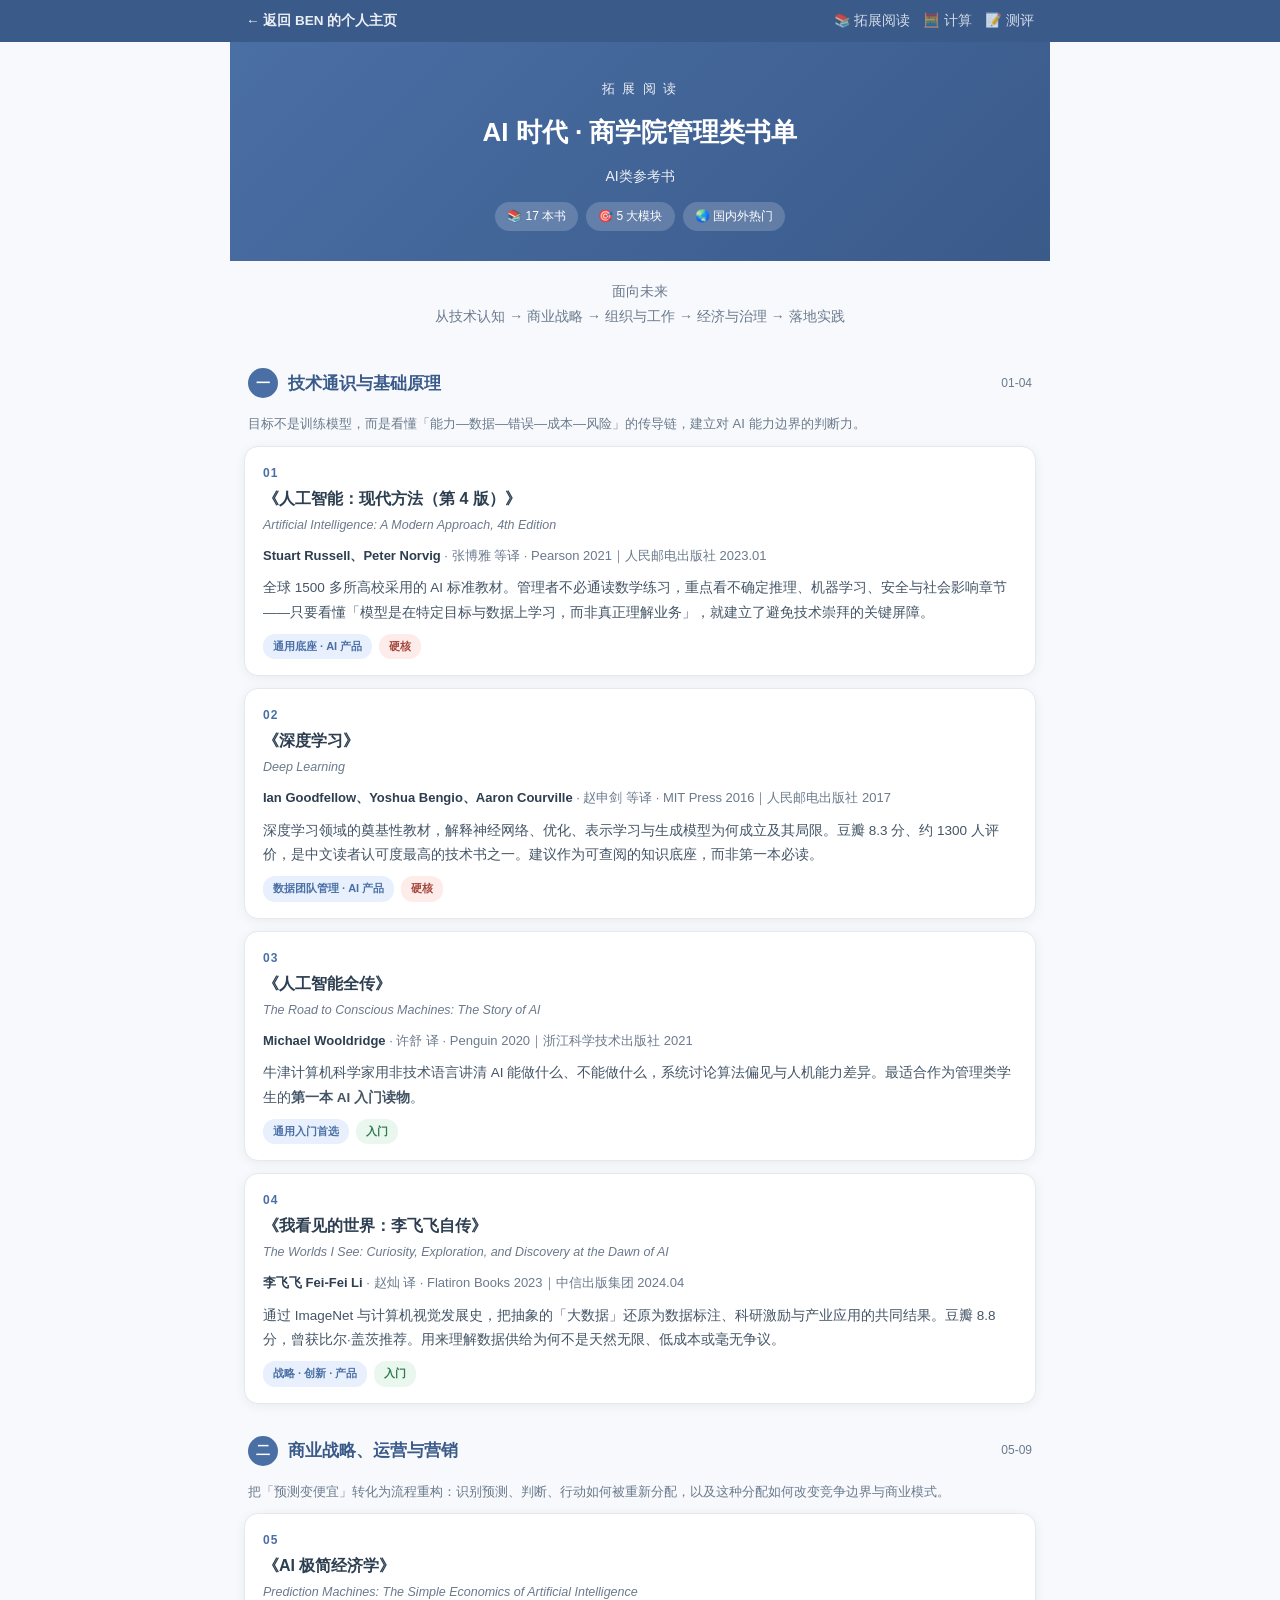
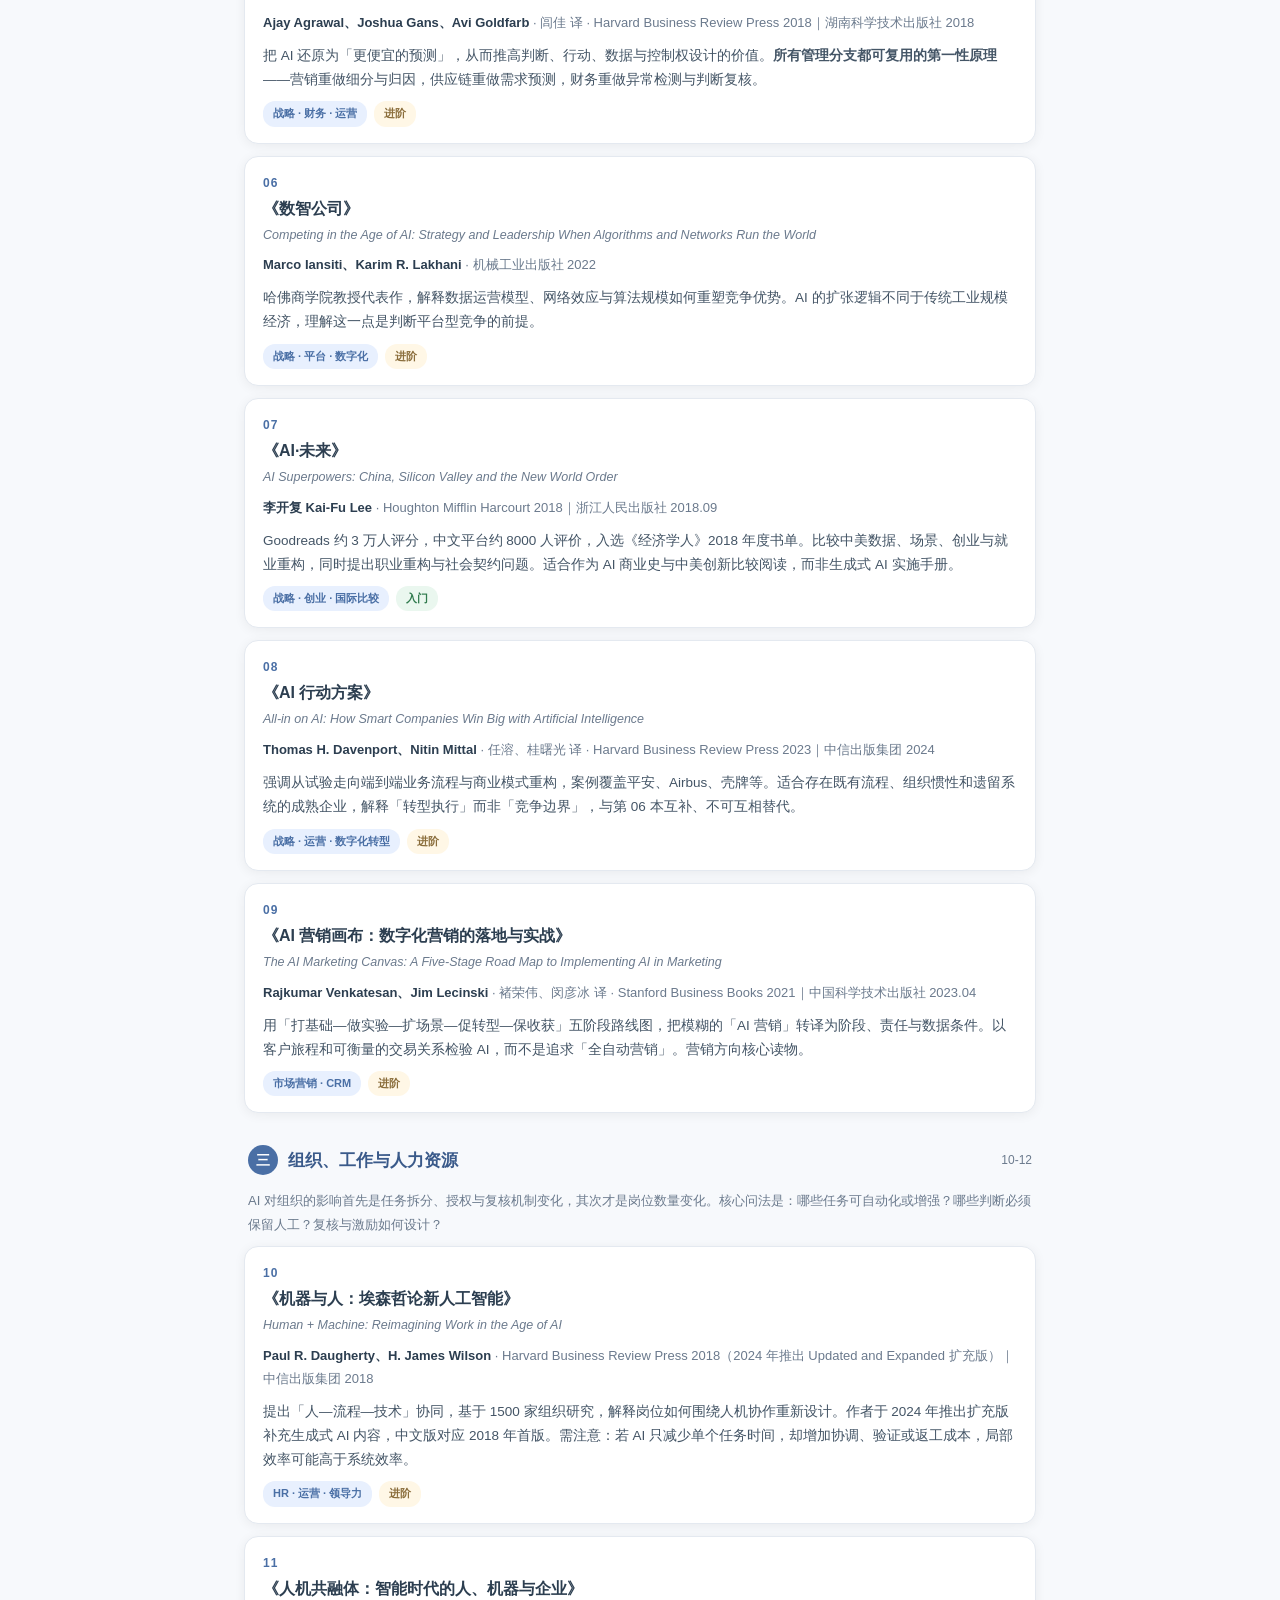
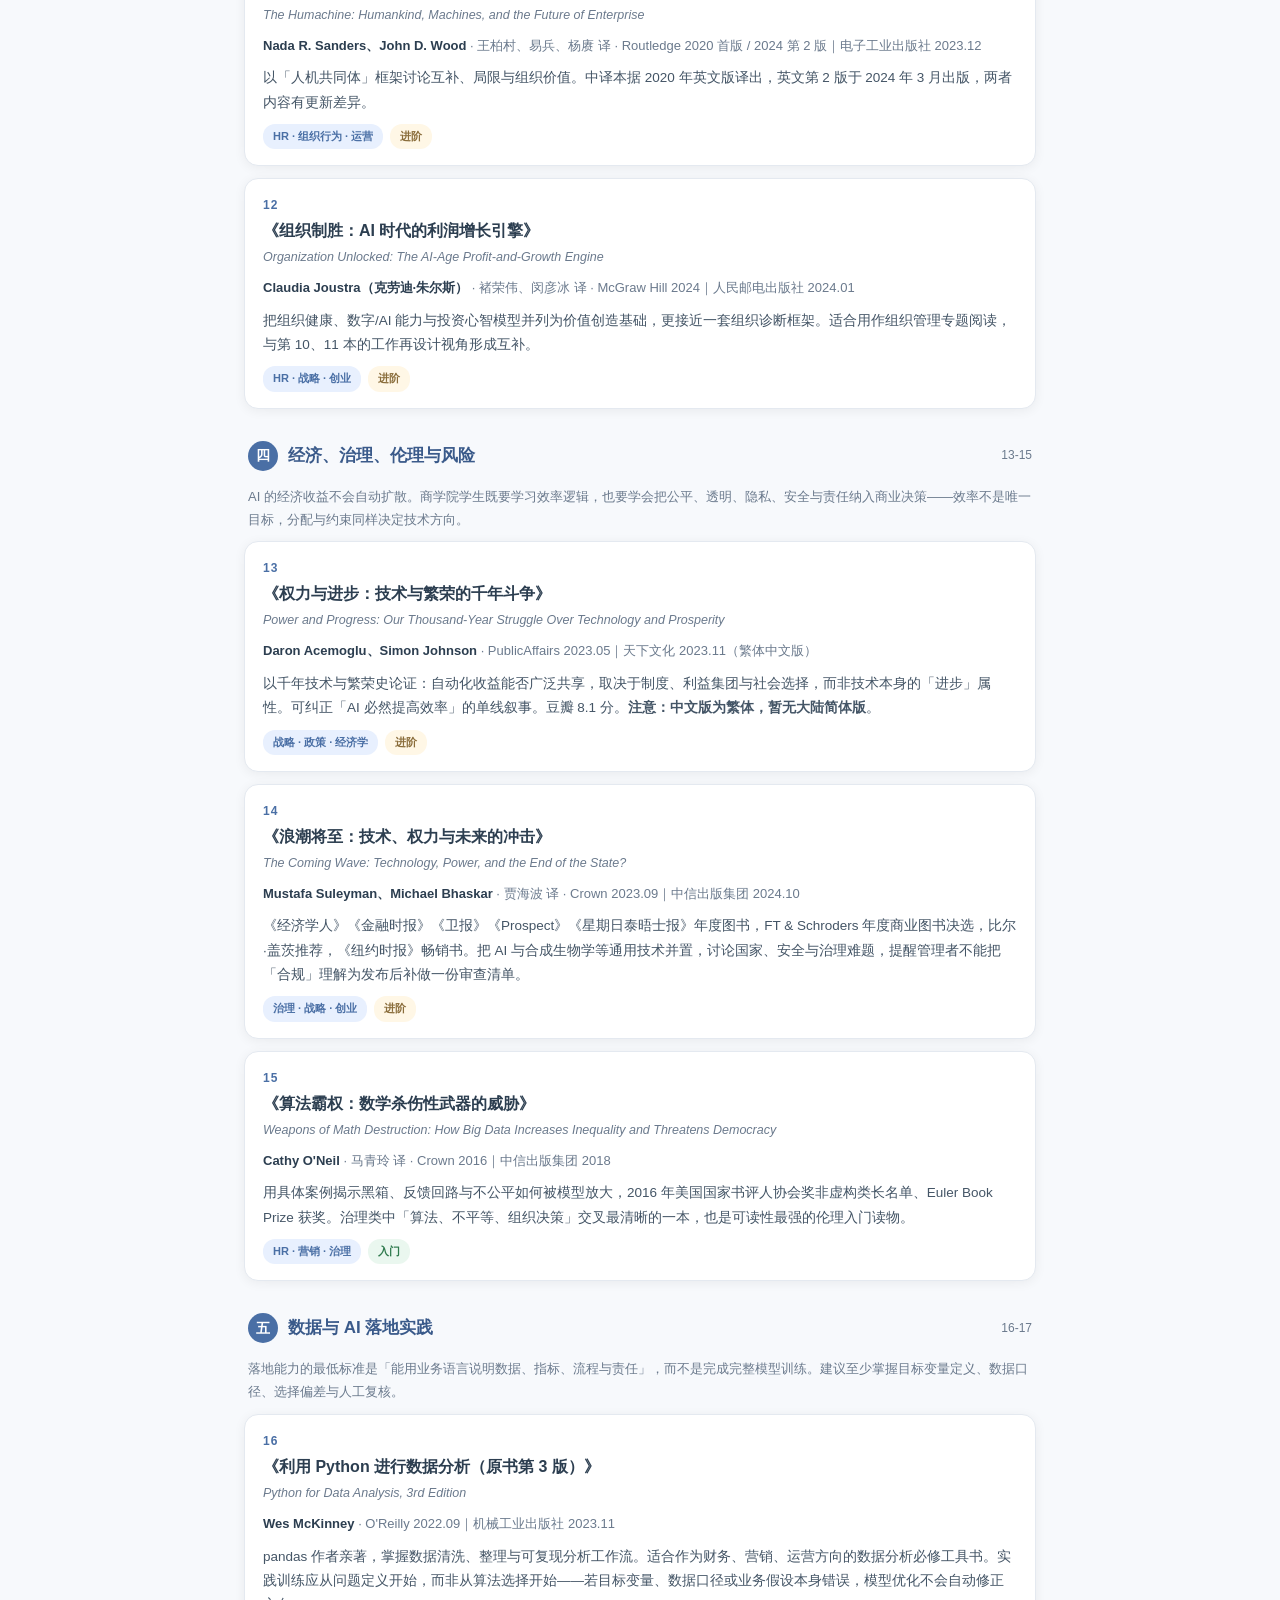
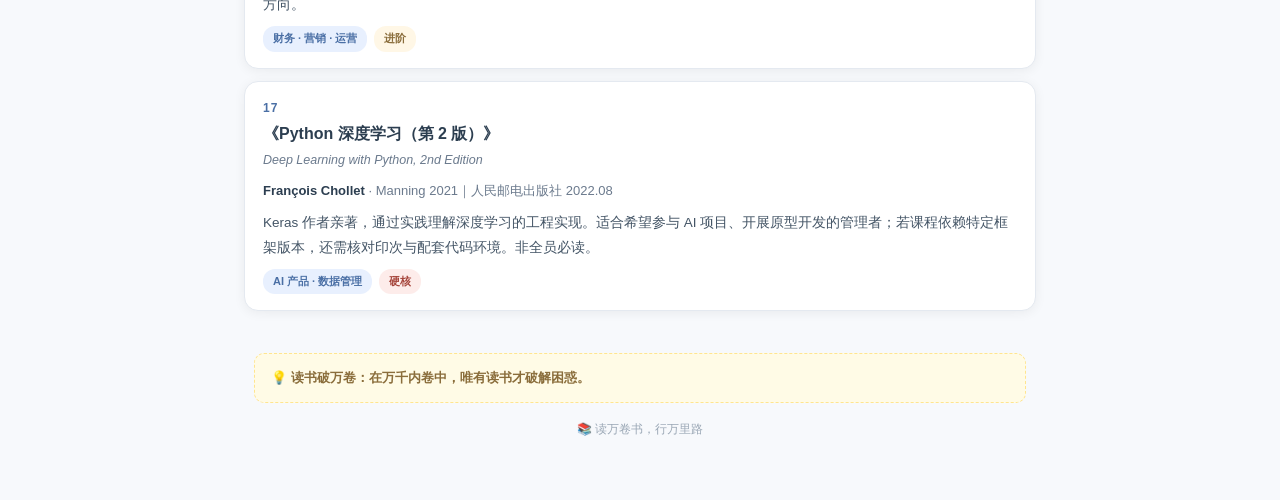
<file: AIbook1.html>
<!DOCTYPE html>
<html lang="zh-CN">
<head>
<meta charset="UTF-8">
<meta name="viewport" content="width=device-width, initial-scale=1.0, maximum-scale=1.0, user-scalable=no">
<title>AI 时代商学院管理类学生书单</title>
<style>
:root{
  --primary:#4a6fa5; --primary-dark:#3a5a8a; --accent:#e8f0fe;
  --text:#2c3e50; --text-light:#6b7a8d; --border:#e4e9f0;
  --bg:#f7f9fc; --card:#ffffff; --radius:14px;
  --shadow:0 2px 12px rgba(0,0,0,0.06);
}
*{margin:0;padding:0;box-sizing:border-box;}
body{
  font-family:-apple-system,BlinkMacSystemFont,"Segoe UI","Microsoft YaHei",sans-serif;
  color:var(--text);background:var(--bg);line-height:1.75;
  -webkit-text-size-adjust:100%;
}
.wrap{max-width:820px;margin:0 auto;padding:0 0 60px;}

/* ---------- 站点导航条 ---------- */
.sitebar{background:#3a5a8a;color:#fff;}
.sitebar .sb-wrap{max-width:820px;margin:0 auto;padding:9px 16px;display:flex;align-items:center;gap:12px;}
.sitebar a{color:#fff;text-decoration:none;font-size:13.5px;opacity:.9;white-space:nowrap;}
.sitebar a:hover{opacity:1;text-decoration:underline;}
.sitebar .sb-home{font-weight:700;display:inline-flex;align-items:center;gap:6px;}
.sitebar .sb-links{margin-left:auto;display:flex;gap:13px;flex-wrap:wrap;}
.sitebar .sb-links a{opacity:.78;}
@media(max-width:720px){
  .sitebar .sb-links{display:none;}
  .sitebar .sb-wrap{padding:8px 14px;}
}
@media print{.sitebar{display:none!important;}}

/* 顶部封面 */
.hero{
  background:linear-gradient(135deg,#4a6fa5 0%,#3a5a8a 100%);
  color:#fff;padding:36px 24px 30px;text-align:center;
}
.hero .badge{font-size:13px;opacity:.9;letter-spacing:2px;}
.hero h1{font-size:26px;margin:10px 0 8px;font-weight:700;}
.hero p{font-size:14px;opacity:.9;}
.hero .meta{display:inline-flex;gap:8px;flex-wrap:wrap;justify-content:center;margin-top:14px;}
.hero .meta span{background:rgba(255,255,255,.18);padding:4px 12px;border-radius:20px;font-size:12px;}

/* 说明条 */
.intro{padding:18px 20px;font-size:14px;color:var(--text-light);text-align:center;background:var(--bg);}
.intro b{color:var(--primary-dark);}

/* 分组 */
.group{margin:8px 14px 18px;}
.group-title{
  display:flex;align-items:center;gap:10px;
  font-size:17px;font-weight:700;color:var(--primary-dark);
  padding:14px 4px;position:sticky;top:0;background:var(--bg);z-index:5;
}
.group-title .num{
  width:30px;height:30px;border-radius:50%;flex-shrink:0;
  background:var(--primary);color:#fff;display:flex;align-items:center;justify-content:center;
  font-size:14px;font-weight:700;
}
.group-title small{font-size:12px;color:var(--text-light);font-weight:400;margin-left:auto;}
.group-desc{font-size:13px;color:var(--text-light);padding:0 4px 10px;line-height:1.8;}

/* 书籍卡片 */
.book{
  background:var(--card);border:1px solid var(--border);border-radius:var(--radius);
  padding:16px 18px;margin-bottom:12px;box-shadow:var(--shadow);
  transition:transform .2s,border-color .2s;
}
.book:active{transform:scale(.995);border-color:var(--primary);}
.book .idx{font-size:12px;color:var(--primary);font-weight:700;letter-spacing:1px;}
.book h3{font-size:16px;color:var(--text);margin:3px 0 4px;line-height:1.5;}
.book .orig{font-size:12.5px;color:var(--text-light);font-style:italic;margin-bottom:8px;}
.book .info{font-size:13px;color:var(--text-light);}
.book .info .author{color:var(--text);font-weight:600;}
.book .desc{font-size:13.5px;color:#445566;margin-top:9px;line-height:1.8;}
.book .tags{display:flex;gap:7px;flex-wrap:wrap;margin-top:9px;}
.book .tag{
  display:inline-block;font-size:11px;color:var(--primary);
  background:var(--accent);padding:3px 10px;border-radius:12px;font-weight:600;
}
.book .tag.lv-hard{color:#a5443a;background:#fdecea;}
.book .tag.lv-mid{color:#8a6d3b;background:#fff7e6;}
.book .tag.lv-easy{color:#2f7a4d;background:#eaf7ef;}

/* 底部 */
.footer{padding:24px 24px 0;text-align:center;font-size:13px;color:var(--text-light);}
.footer .tip{
  background:#fffbe6;border:1px dashed #ffe58f;border-radius:10px;
  padding:12px 16px;font-size:13px;color:#8a6d3b;text-align:left;line-height:1.8;margin-bottom:14px;
}
.footer .qrcode-note{margin-top:16px;font-size:12px;color:#9aa7b5;}
</style>
</head>
<body>

<nav class="sitebar">
  <div class="sb-wrap">
    <a href="index.html#intro" class="sb-home">← 返回 BEN 的个人主页</a>
    <div class="sb-links">
      <a href="index.html#read">📚 拓展阅读</a>
      <a href="index.html#tools">🧮 计算</a>
      <a href="index.html#assess">📝 测评</a>
    </div>
  </div>
</nav>

<div class="wrap">

  <div class="hero">
    <div class="badge"> 拓 展 阅 读 </div>
    <h1>AI 时代 · 商学院管理类书单</h1>
    <p>AI类参考书</p>
    <div class="meta">
      <span>📚 17 本书</span>
      <span>🎯 5 大模块</span>
      <span>🌏 国内外热门</span>
    </div>
  </div>

  <div class="intro">
    面向未来<br>
    从技术认知 → 商业战略 → 组织与工作 → 经济与治理 → 落地实践
  </div>

  <!-- ===== 模块一 ===== -->
  <div class="group">
    <div class="group-title"><span class="num">一</span>技术通识与基础原理<small>01-04</small></div>
    <div class="group-desc">目标不是训练模型，而是看懂「能力—数据—错误—成本—风险」的传导链，建立对 AI 能力边界的判断力。</div>

    <div class="book"><div class="idx">01</div><h3>《人工智能：现代方法（第 4 版）》</h3>
      <div class="orig">Artificial Intelligence: A Modern Approach, 4th Edition</div>
      <div class="info"><span class="author">Stuart Russell、Peter Norvig</span> · 张博雅 等译 · Pearson 2021｜人民邮电出版社 2023.01</div>
      <div class="desc">全球 1500 多所高校采用的 AI 标准教材。管理者不必通读数学练习，重点看不确定推理、机器学习、安全与社会影响章节——只要看懂「模型是在特定目标与数据上学习，而非真正理解业务」，就建立了避免技术崇拜的关键屏障。</div>
      <div class="tags"><span class="tag">通用底座 · AI 产品</span><span class="tag lv-hard">硬核</span></div></div>

    <div class="book"><div class="idx">02</div><h3>《深度学习》</h3>
      <div class="orig">Deep Learning</div>
      <div class="info"><span class="author">Ian Goodfellow、Yoshua Bengio、Aaron Courville</span> · 赵申剑 等译 · MIT Press 2016｜人民邮电出版社 2017</div>
      <div class="desc">深度学习领域的奠基性教材，解释神经网络、优化、表示学习与生成模型为何成立及其局限。豆瓣 8.3 分、约 1300 人评价，是中文读者认可度最高的技术书之一。建议作为可查阅的知识底座，而非第一本必读。</div>
      <div class="tags"><span class="tag">数据团队管理 · AI 产品</span><span class="tag lv-hard">硬核</span></div></div>

    <div class="book"><div class="idx">03</div><h3>《人工智能全传》</h3>
      <div class="orig">The Road to Conscious Machines: The Story of AI</div>
      <div class="info"><span class="author">Michael Wooldridge</span> · 许舒 译 · Penguin 2020｜浙江科学技术出版社 2021</div>
      <div class="desc">牛津计算机科学家用非技术语言讲清 AI 能做什么、不能做什么，系统讨论算法偏见与人机能力差异。最适合作为管理类学生的<b>第一本 AI 入门读物</b>。</div>
      <div class="tags"><span class="tag">通用入门首选</span><span class="tag lv-easy">入门</span></div></div>

    <div class="book"><div class="idx">04</div><h3>《我看见的世界：李飞飞自传》</h3>
      <div class="orig">The Worlds I See: Curiosity, Exploration, and Discovery at the Dawn of AI</div>
      <div class="info"><span class="author">李飞飞 Fei-Fei Li</span> · 赵灿 译 · Flatiron Books 2023｜中信出版集团 2024.04</div>
      <div class="desc">通过 ImageNet 与计算机视觉发展史，把抽象的「大数据」还原为数据标注、科研激励与产业应用的共同结果。豆瓣 8.8 分，曾获比尔·盖茨推荐。用来理解数据供给为何不是天然无限、低成本或毫无争议。</div>
      <div class="tags"><span class="tag">战略 · 创新 · 产品</span><span class="tag lv-easy">入门</span></div></div>
  </div>

  <!-- ===== 模块二 ===== -->
  <div class="group">
    <div class="group-title"><span class="num">二</span>商业战略、运营与营销<small>05-09</small></div>
    <div class="group-desc">把「预测变便宜」转化为流程重构：识别预测、判断、行动如何被重新分配，以及这种分配如何改变竞争边界与商业模式。</div>

    <div class="book"><div class="idx">05</div><h3>《AI 极简经济学》</h3>
      <div class="orig">Prediction Machines: The Simple Economics of Artificial Intelligence</div>
      <div class="info"><span class="author">Ajay Agrawal、Joshua Gans、Avi Goldfarb</span> · 闾佳 译 · Harvard Business Review Press 2018｜湖南科学技术出版社 2018</div>
      <div class="desc">把 AI 还原为「更便宜的预测」，从而推高判断、行动、数据与控制权设计的价值。<b>所有管理分支都可复用的第一性原理</b>——营销重做细分与归因，供应链重做需求预测，财务重做异常检测与判断复核。</div>
      <div class="tags"><span class="tag">战略 · 财务 · 运营</span><span class="tag lv-mid">进阶</span></div></div>

    <div class="book"><div class="idx">06</div><h3>《数智公司》</h3>
      <div class="orig">Competing in the Age of AI: Strategy and Leadership When Algorithms and Networks Run the World</div>
      <div class="info"><span class="author">Marco Iansiti、Karim R. Lakhani</span> · 机械工业出版社 2022</div>
      <div class="desc">哈佛商学院教授代表作，解释数据运营模型、网络效应与算法规模如何重塑竞争优势。AI 的扩张逻辑不同于传统工业规模经济，理解这一点是判断平台型竞争的前提。</div>
      <div class="tags"><span class="tag">战略 · 平台 · 数字化</span><span class="tag lv-mid">进阶</span></div></div>

    <div class="book"><div class="idx">07</div><h3>《AI·未来》</h3>
      <div class="orig">AI Superpowers: China, Silicon Valley and the New World Order</div>
      <div class="info"><span class="author">李开复 Kai-Fu Lee</span> · Houghton Mifflin Harcourt 2018｜浙江人民出版社 2018.09</div>
      <div class="desc">Goodreads 约 3 万人评分，中文平台约 8000 人评价，入选《经济学人》2018 年度书单。比较中美数据、场景、创业与就业重构，同时提出职业重构与社会契约问题。适合作为 AI 商业史与中美创新比较阅读，而非生成式 AI 实施手册。</div>
      <div class="tags"><span class="tag">战略 · 创业 · 国际比较</span><span class="tag lv-easy">入门</span></div></div>

    <div class="book"><div class="idx">08</div><h3>《AI 行动方案》</h3>
      <div class="orig">All-in on AI: How Smart Companies Win Big with Artificial Intelligence</div>
      <div class="info"><span class="author">Thomas H. Davenport、Nitin Mittal</span> · 任溶、桂曙光 译 · Harvard Business Review Press 2023｜中信出版集团 2024</div>
      <div class="desc">强调从试验走向端到端业务流程与商业模式重构，案例覆盖平安、Airbus、壳牌等。适合存在既有流程、组织惯性和遗留系统的成熟企业，解释「转型执行」而非「竞争边界」，与第 06 本互补、不可互相替代。</div>
      <div class="tags"><span class="tag">战略 · 运营 · 数字化转型</span><span class="tag lv-mid">进阶</span></div></div>

    <div class="book"><div class="idx">09</div><h3>《AI 营销画布：数字化营销的落地与实战》</h3>
      <div class="orig">The AI Marketing Canvas: A Five-Stage Road Map to Implementing AI in Marketing</div>
      <div class="info"><span class="author">Rajkumar Venkatesan、Jim Lecinski</span> · 褚荣伟、闵彦冰 译 · Stanford Business Books 2021｜中国科学技术出版社 2023.04</div>
      <div class="desc">用「打基础—做实验—扩场景—促转型—保收获」五阶段路线图，把模糊的「AI 营销」转译为阶段、责任与数据条件。以客户旅程和可衡量的交易关系检验 AI，而不是追求「全自动营销」。营销方向核心读物。</div>
      <div class="tags"><span class="tag">市场营销 · CRM</span><span class="tag lv-mid">进阶</span></div></div>
  </div>

  <!-- ===== 模块三 ===== -->
  <div class="group">
    <div class="group-title"><span class="num">三</span>组织、工作与人力资源<small>10-12</small></div>
    <div class="group-desc">AI 对组织的影响首先是任务拆分、授权与复核机制变化，其次才是岗位数量变化。核心问法是：哪些任务可自动化或增强？哪些判断必须保留人工？复核与激励如何设计？</div>

    <div class="book"><div class="idx">10</div><h3>《机器与人：埃森哲论新人工智能》</h3>
      <div class="orig">Human + Machine: Reimagining Work in the Age of AI</div>
      <div class="info"><span class="author">Paul R. Daugherty、H. James Wilson</span> · Harvard Business Review Press 2018（2024 年推出 Updated and Expanded 扩充版）｜中信出版集团 2018</div>
      <div class="desc">提出「人—流程—技术」协同，基于 1500 家组织研究，解释岗位如何围绕人机协作重新设计。作者于 2024 年推出扩充版补充生成式 AI 内容，中文版对应 2018 年首版。需注意：若 AI 只减少单个任务时间，却增加协调、验证或返工成本，局部效率可能高于系统效率。</div>
      <div class="tags"><span class="tag">HR · 运营 · 领导力</span><span class="tag lv-mid">进阶</span></div></div>

    <div class="book"><div class="idx">11</div><h3>《人机共融体：智能时代的人、机器与企业》</h3>
      <div class="orig">The Humachine: Humankind, Machines, and the Future of Enterprise</div>
      <div class="info"><span class="author">Nada R. Sanders、John D. Wood</span> · 王柏村、易兵、杨赓 译 · Routledge 2020 首版 / 2024 第 2 版｜电子工业出版社 2023.12</div>
      <div class="desc">以「人机共同体」框架讨论互补、局限与组织价值。中译本据 2020 年英文版译出，英文第 2 版于 2024 年 3 月出版，两者内容有更新差异。</div>
      <div class="tags"><span class="tag">HR · 组织行为 · 运营</span><span class="tag lv-mid">进阶</span></div></div>

    <div class="book"><div class="idx">12</div><h3>《组织制胜：AI 时代的利润增长引擎》</h3>
      <div class="orig">Organization Unlocked: The AI-Age Profit-and-Growth Engine</div>
      <div class="info"><span class="author">Claudia Joustra（克劳迪·朱尔斯）</span> · 褚荣伟、闵彦冰 译 · McGraw Hill 2024｜人民邮电出版社 2024.01</div>
      <div class="desc">把组织健康、数字/AI 能力与投资心智模型并列为价值创造基础，更接近一套组织诊断框架。适合用作组织管理专题阅读，与第 10、11 本的工作再设计视角形成互补。</div>
      <div class="tags"><span class="tag">HR · 战略 · 创业</span><span class="tag lv-mid">进阶</span></div></div>
  </div>

  <!-- ===== 模块四 ===== -->
  <div class="group">
    <div class="group-title"><span class="num">四</span>经济、治理、伦理与风险<small>13-15</small></div>
    <div class="group-desc">AI 的经济收益不会自动扩散。商学院学生既要学习效率逻辑，也要学会把公平、透明、隐私、安全与责任纳入商业决策——效率不是唯一目标，分配与约束同样决定技术方向。</div>

    <div class="book"><div class="idx">13</div><h3>《权力与进步：技术与繁荣的千年斗争》</h3>
      <div class="orig">Power and Progress: Our Thousand-Year Struggle Over Technology and Prosperity</div>
      <div class="info"><span class="author">Daron Acemoglu、Simon Johnson</span> · PublicAffairs 2023.05｜天下文化 2023.11（繁体中文版）</div>
      <div class="desc">以千年技术与繁荣史论证：自动化收益能否广泛共享，取决于制度、利益集团与社会选择，而非技术本身的「进步」属性。可纠正「AI 必然提高效率」的单线叙事。豆瓣 8.1 分。<b>注意：中文版为繁体，暂无大陆简体版</b>。</div>
      <div class="tags"><span class="tag">战略 · 政策 · 经济学</span><span class="tag lv-mid">进阶</span></div></div>

    <div class="book"><div class="idx">14</div><h3>《浪潮将至：技术、权力与未来的冲击》</h3>
      <div class="orig">The Coming Wave: Technology, Power, and the End of the State?</div>
      <div class="info"><span class="author">Mustafa Suleyman、Michael Bhaskar</span> · 贾海波 译 · Crown 2023.09｜中信出版集团 2024.10</div>
      <div class="desc">《经济学人》《金融时报》《卫报》《Prospect》《星期日泰晤士报》年度图书，FT & Schroders 年度商业图书决选，比尔·盖茨推荐，《纽约时报》畅销书。把 AI 与合成生物学等通用技术并置，讨论国家、安全与治理难题，提醒管理者不能把「合规」理解为发布后补做一份审查清单。</div>
      <div class="tags"><span class="tag">治理 · 战略 · 创业</span><span class="tag lv-mid">进阶</span></div></div>

    <div class="book"><div class="idx">15</div><h3>《算法霸权：数学杀伤性武器的威胁》</h3>
      <div class="orig">Weapons of Math Destruction: How Big Data Increases Inequality and Threatens Democracy</div>
      <div class="info"><span class="author">Cathy O'Neil</span> · 马青玲 译 · Crown 2016｜中信出版集团 2018</div>
      <div class="desc">用具体案例揭示黑箱、反馈回路与不公平如何被模型放大，2016 年美国国家书评人协会奖非虚构类长名单、Euler Book Prize 获奖。治理类中「算法、不平等、组织决策」交叉最清晰的一本，也是可读性最强的伦理入门读物。</div>
      <div class="tags"><span class="tag">HR · 营销 · 治理</span><span class="tag lv-easy">入门</span></div></div>
  </div>

  <!-- ===== 模块五 ===== -->
  <div class="group">
    <div class="group-title"><span class="num">五</span>数据与 AI 落地实践<small>16-17</small></div>
    <div class="group-desc">落地能力的最低标准是「能用业务语言说明数据、指标、流程与责任」，而不是完成完整模型训练。建议至少掌握目标变量定义、数据口径、选择偏差与人工复核。</div>

    <div class="book"><div class="idx">16</div><h3>《利用 Python 进行数据分析（原书第 3 版）》</h3>
      <div class="orig">Python for Data Analysis, 3rd Edition</div>
      <div class="info"><span class="author">Wes McKinney</span> · O'Reilly 2022.09｜机械工业出版社 2023.11</div>
      <div class="desc">pandas 作者亲著，掌握数据清洗、整理与可复现分析工作流。适合作为财务、营销、运营方向的数据分析必修工具书。实践训练应从问题定义开始，而非从算法选择开始——若目标变量、数据口径或业务假设本身错误，模型优化不会自动修正方向。</div>
      <div class="tags"><span class="tag">财务 · 营销 · 运营</span><span class="tag lv-mid">进阶</span></div></div>

    <div class="book"><div class="idx">17</div><h3>《Python 深度学习（第 2 版）》</h3>
      <div class="orig">Deep Learning with Python, 2nd Edition</div>
      <div class="info"><span class="author">François Chollet</span> · Manning 2021｜人民邮电出版社 2022.08</div>
      <div class="desc">Keras 作者亲著，通过实践理解深度学习的工程实现。适合希望参与 AI 项目、开展原型开发的管理者；若课程依赖特定框架版本，还需核对印次与配套代码环境。非全员必读。</div>
      <div class="tags"><span class="tag">AI 产品 · 数据管理</span><span class="tag lv-hard">硬核</span></div></div>
  </div>

  <div class="footer">
    <div class="tip">
      <b>💡 读书破万卷：在万千内卷中，唯有读书才破解困惑。</b>
    </div>
    <div class="qrcode-note">📚 读万卷书，行万里路</div>
  </div>

</div>
</body>
</html>
</file>
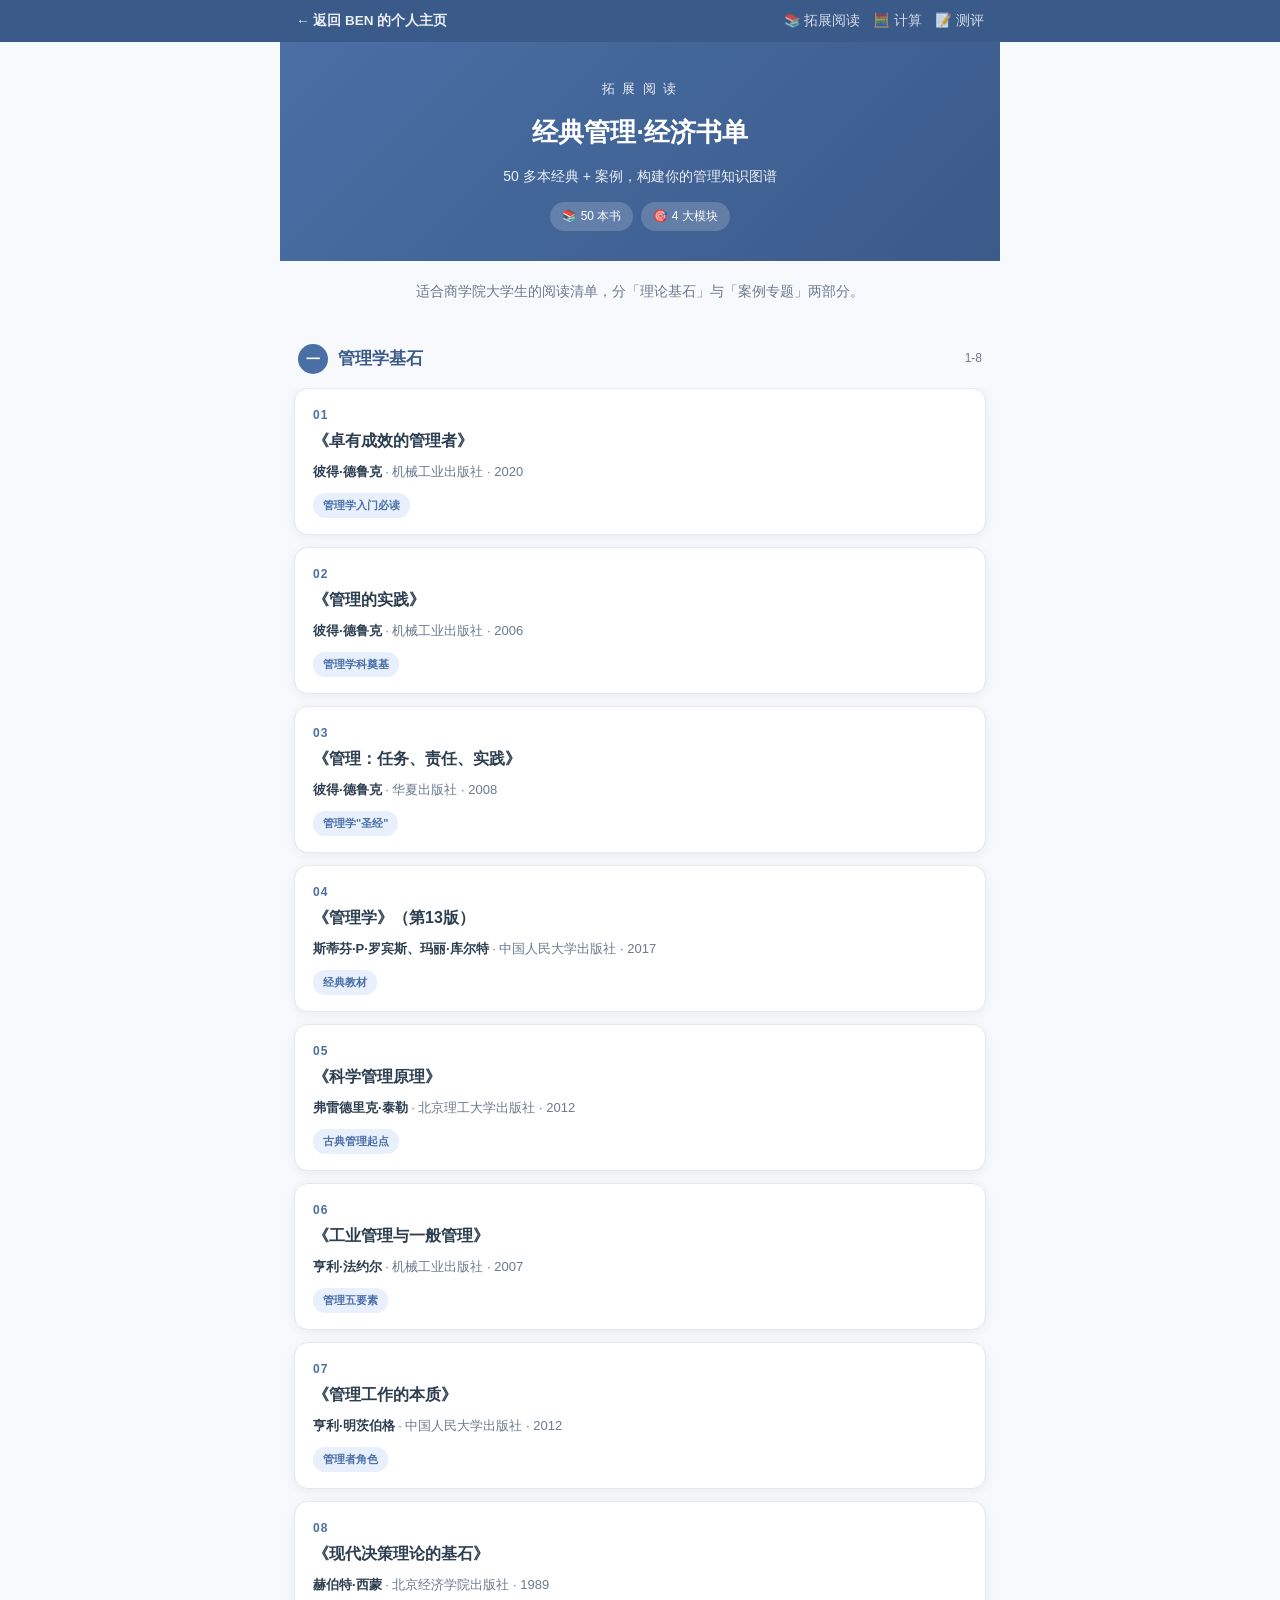
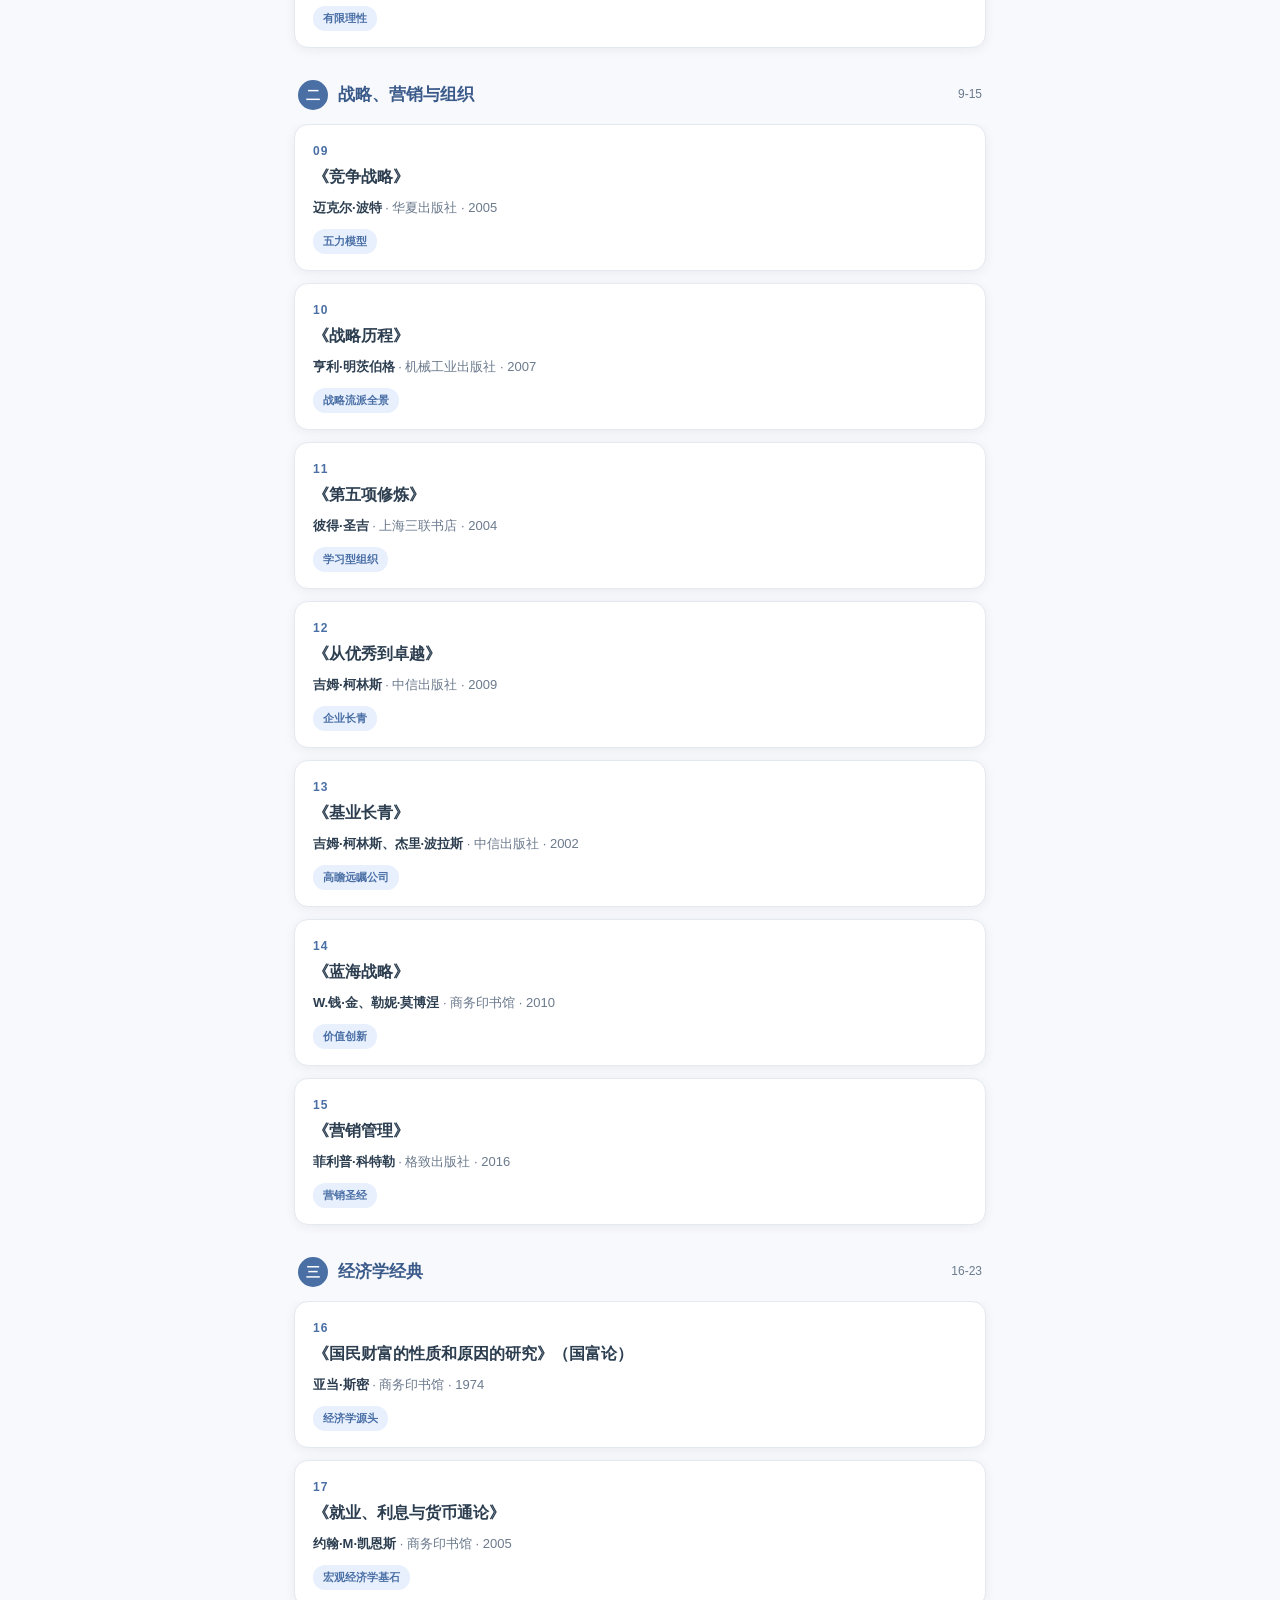
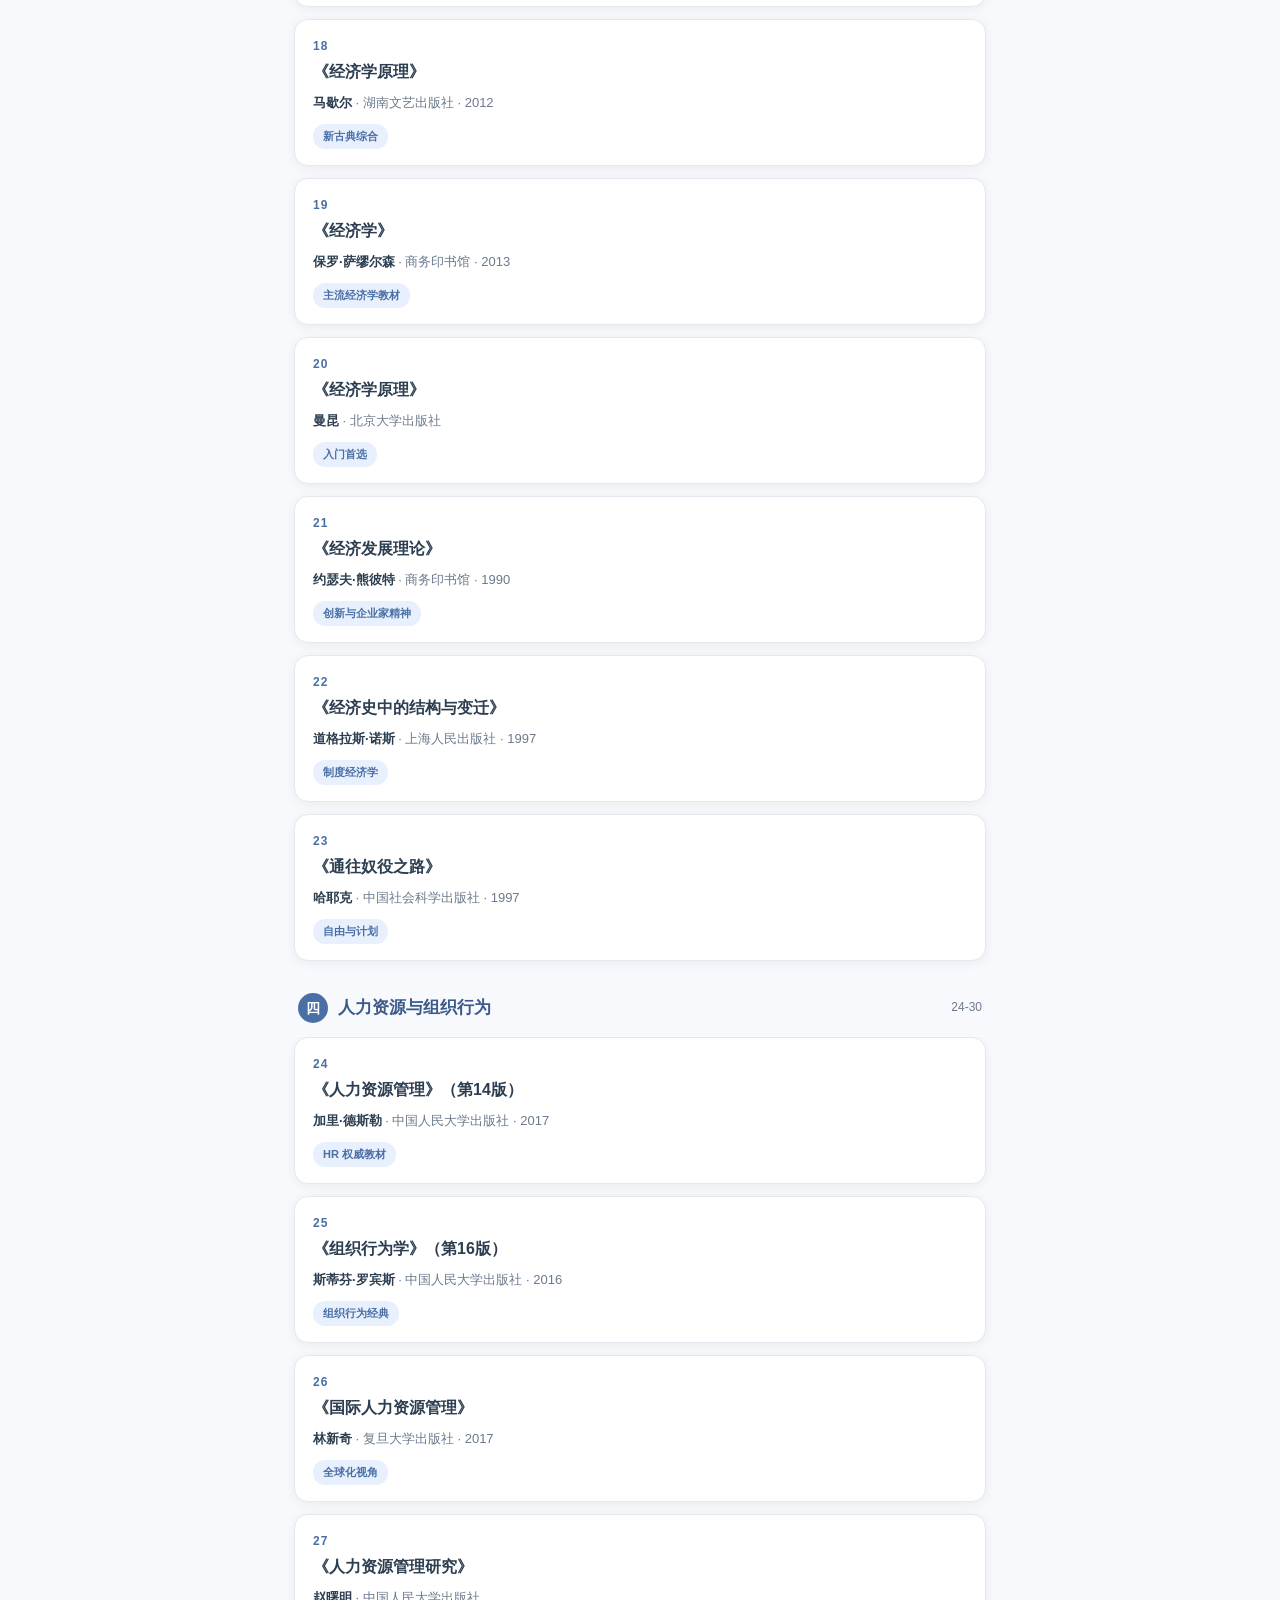
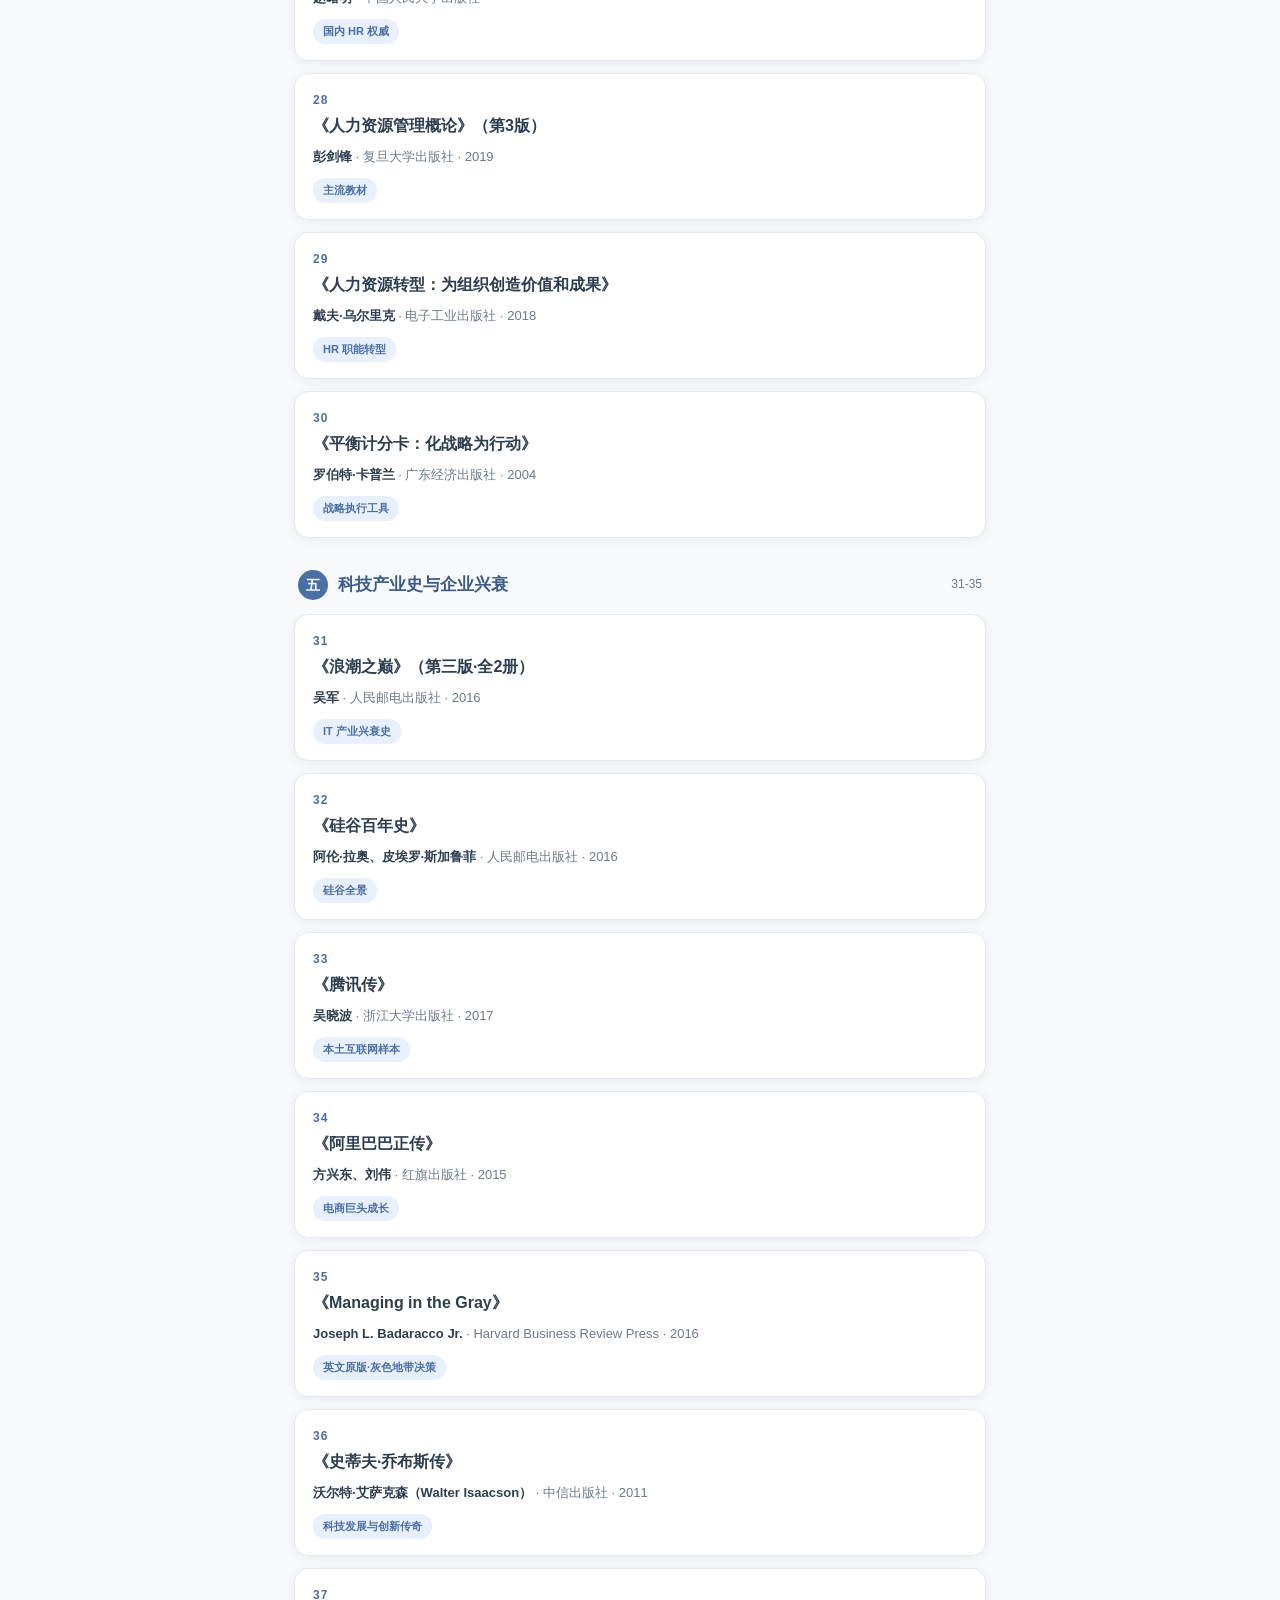
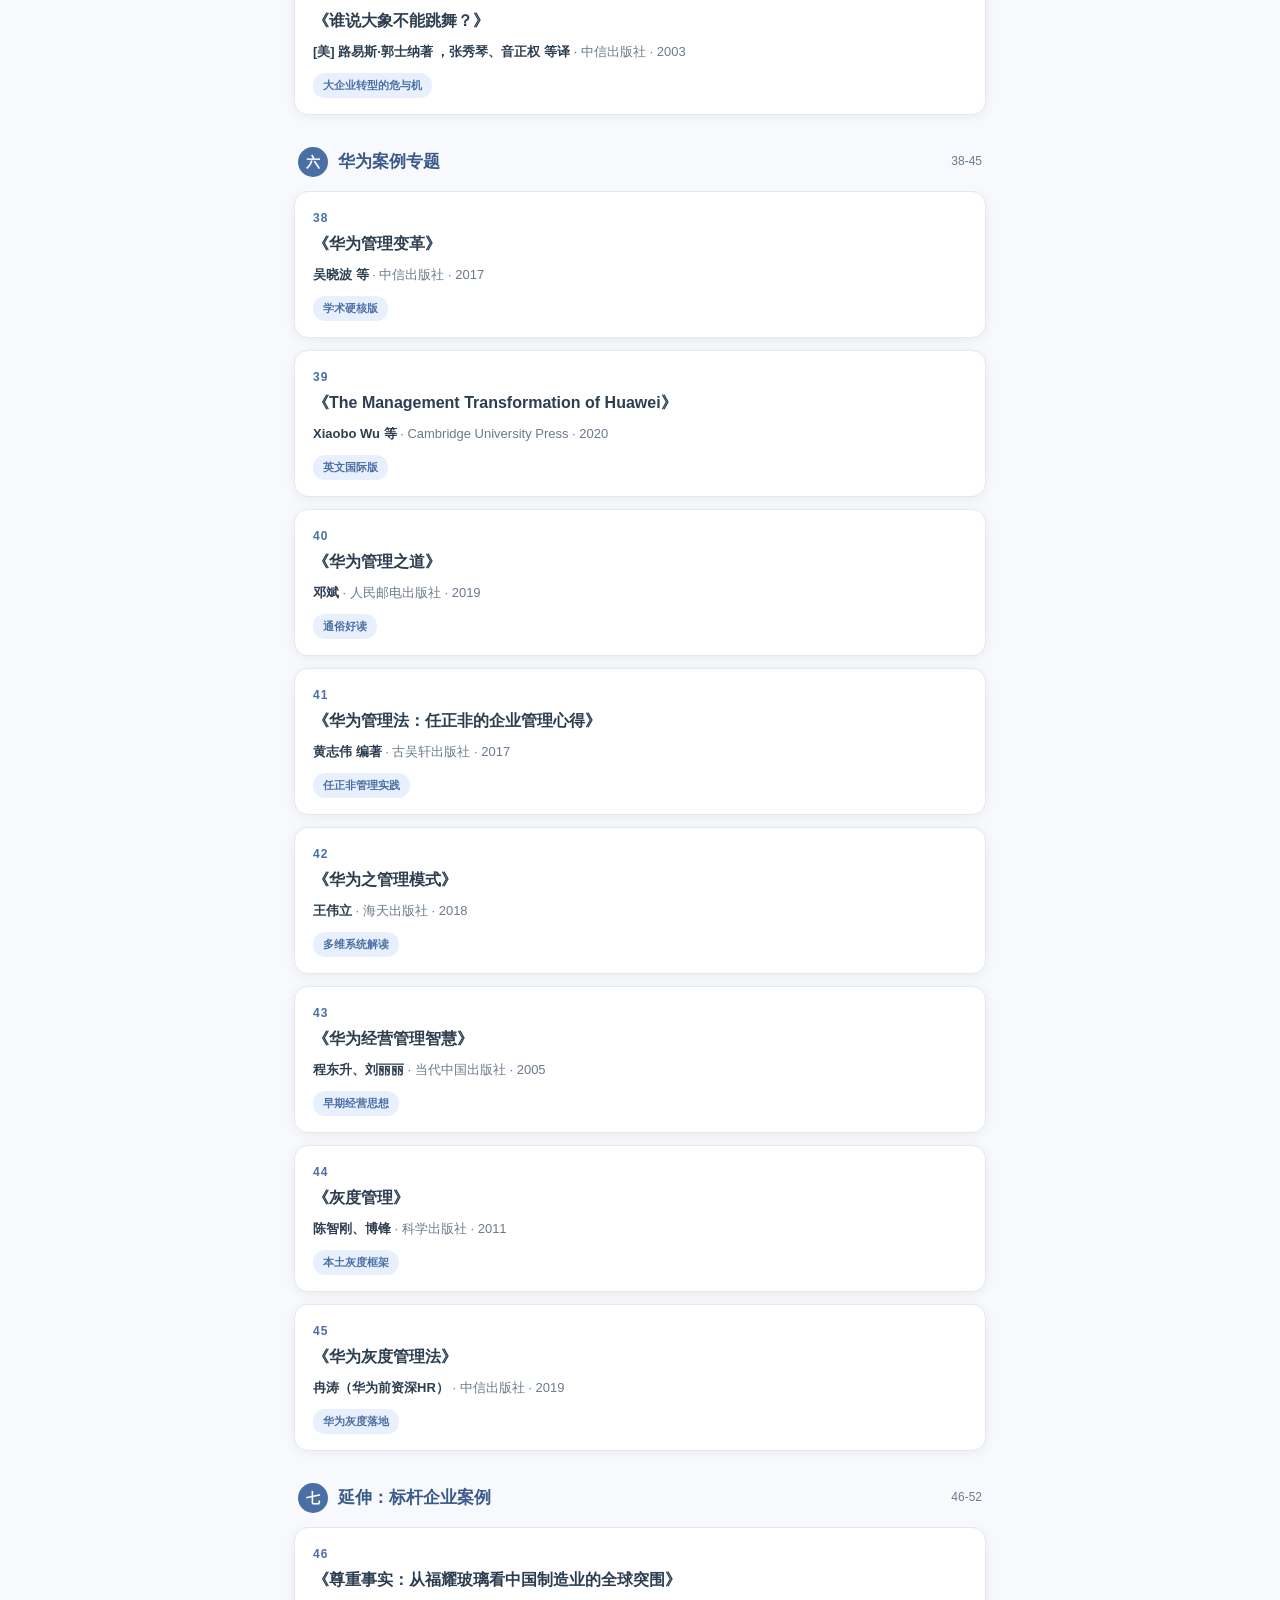
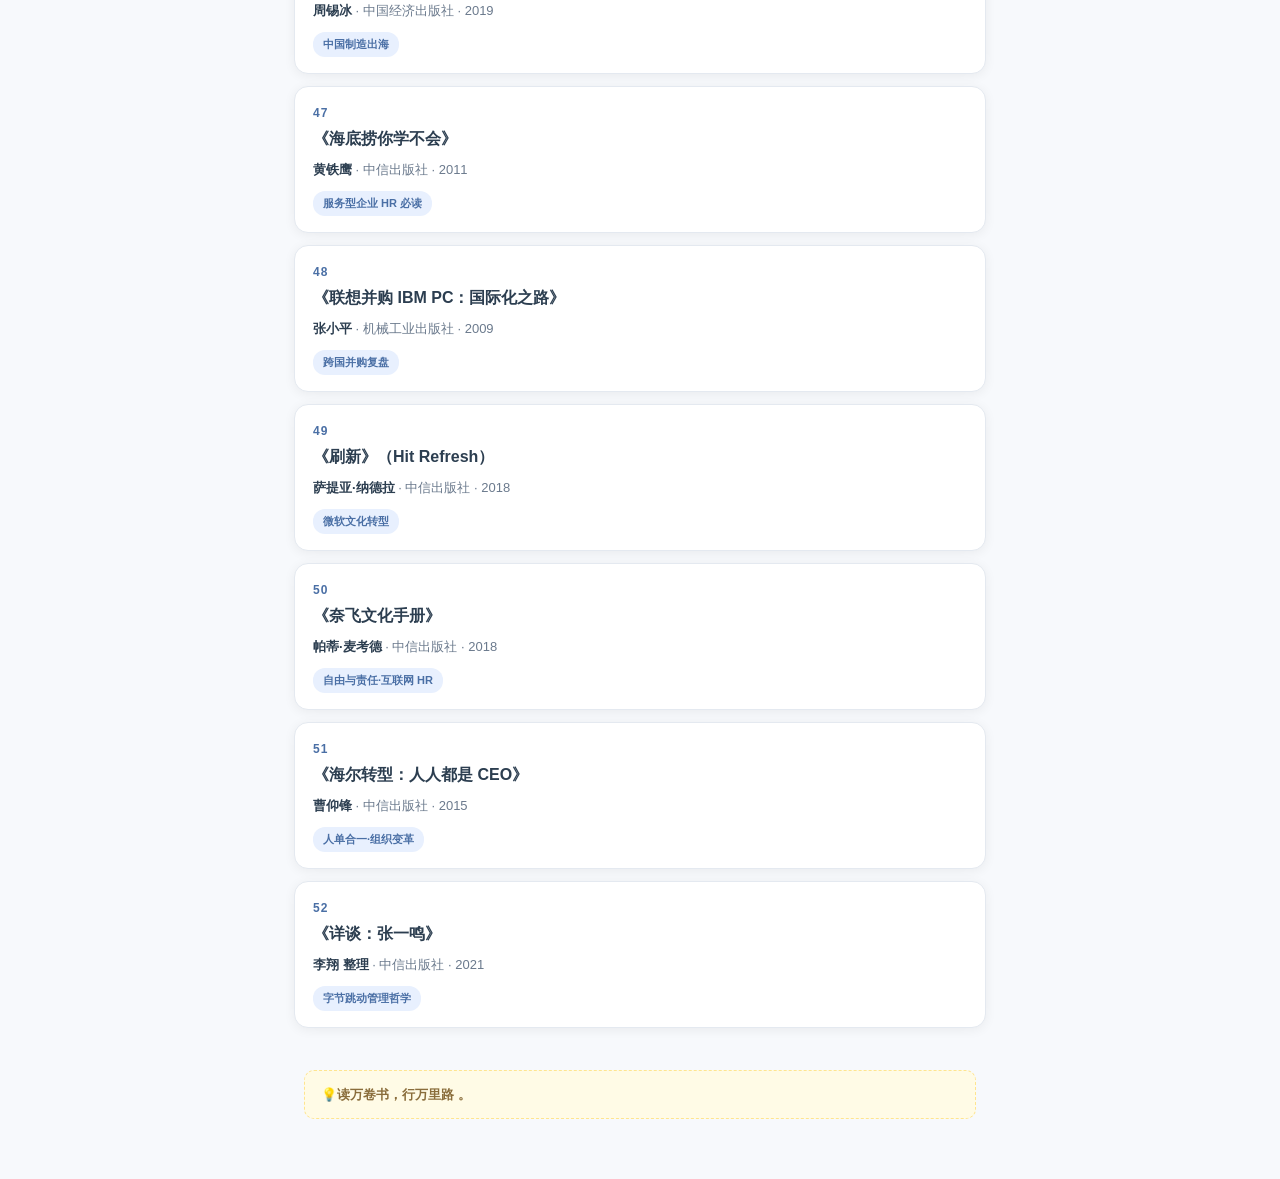
<file: booklist.html>
<!DOCTYPE html>
<html lang="zh-CN">
<head>
<meta charset="UTF-8">
<meta name="viewport" content="width=device-width, initial-scale=1.0, maximum-scale=1.0, user-scalable=no">
<title>商学院经典阅读书单</title>
<style>
:root{
  --primary:#4a6fa5; --primary-dark:#3a5a8a; --accent:#e8f0fe;
  --text:#2c3e50; --text-light:#6b7a8d; --border:#e4e9f0;
  --bg:#f7f9fc; --card:#ffffff; --radius:14px;
  --shadow:0 2px 12px rgba(0,0,0,0.06);
}
*{margin:0;padding:0;box-sizing:border-box;}
body{
  font-family:-apple-system,BlinkMacSystemFont,"Segoe UI","Microsoft YaHei",sans-serif;
  color:var(--text);background:var(--bg);line-height:1.75;
  -webkit-text-size-adjust:100%;
}
.wrap{max-width:720px;margin:0 auto;padding:0 0 60px;}

/* ---------- 站点导航条（与主站统一配色） ---------- */
.sitebar{background:#3a5a8a;color:#fff;}
.sitebar .sb-wrap{max-width:720px;margin:0 auto;padding:9px 16px;display:flex;align-items:center;gap:12px;}
.sitebar a{color:#fff;text-decoration:none;font-size:13.5px;opacity:.9;white-space:nowrap;}
.sitebar a:hover{opacity:1;text-decoration:underline;}
.sitebar .sb-home{font-weight:700;display:inline-flex;align-items:center;gap:6px;}
.sitebar .sb-links{margin-left:auto;display:flex;gap:13px;flex-wrap:wrap;}
.sitebar .sb-links a{opacity:.78;}
@media(max-width:720px){
  .sitebar .sb-links{display:none;}
  .sitebar .sb-wrap{padding:8px 14px;}
}
@media print{
  .sitebar{display:none!important;}
}

/* 顶部封面 */
.hero{
  background:linear-gradient(135deg,#4a6fa5 0%,#3a5a8a 100%);
  color:#fff;padding:36px 24px 30px;text-align:center;
}
.hero .badge{font-size:13px;opacity:.9;letter-spacing:2px;}
.hero h1{font-size:26px;margin:10px 0 8px;font-weight:700;}
.hero p{font-size:14px;opacity:.9;}
.hero .meta{display:inline-flex;gap:8px;flex-wrap:wrap;justify-content:center;margin-top:14px;}
.hero .meta span{background:rgba(255,255,255,.18);padding:4px 12px;border-radius:20px;font-size:12px;}

/* 说明条 */
.intro{padding:18px 20px;font-size:14px;color:var(--text-light);text-align:center;background:var(--bg);}

/* 分组 */
.group{margin:8px 14px 18px;}
.group-title{
  display:flex;align-items:center;gap:10px;
  font-size:17px;font-weight:700;color:var(--primary-dark);
  padding:14px 4px;position:sticky;top:0;background:var(--bg);z-index:5;
}
.group-title .num{
  width:30px;height:30px;border-radius:50%;flex-shrink:0;
  background:var(--primary);color:#fff;display:flex;align-items:center;justify-content:center;
  font-size:14px;font-weight:700;
}
.group-title small{font-size:12px;color:var(--text-light);font-weight:400;margin-left:auto;}

/* 书籍卡片 */
.book{
  background:var(--card);border:1px solid var(--border);border-radius:var(--radius);
  padding:16px 18px;margin-bottom:12px;box-shadow:var(--shadow);
  transition:transform .2s,border-color .2s;
}
.book:active{transform:scale(.995);border-color:var(--primary);}
.book .idx{font-size:12px;color:var(--primary);font-weight:700;letter-spacing:1px;}
.book h3{font-size:16px;color:var(--text);margin:3px 0 8px;line-height:1.5;}
.book .info{font-size:13px;color:var(--text-light);}
.book .info .author{color:var(--text);font-weight:600;}
.book .tag{
  display:inline-block;margin-top:9px;font-size:11px;color:var(--primary);
  background:var(--accent);padding:3px 10px;border-radius:12px;font-weight:600;
}

/* 底部提示 */
.footer{padding:24px 24px 0;text-align:center;font-size:13px;color:var(--text-light);}
.footer .tip{
  background:#fffbe6;border:1px dashed #ffe58f;border-radius:10px;
  padding:12px 16px;font-size:13px;color:#8a6d3b;text-align:left;line-height:1.8;
}
.footer .qrcode-note{margin-top:16px;font-size:12px;color:#9aa7b5;}
</style>
</head>
<body>
<!-- 站点导航条（返回主页 + 栏目快捷入口） -->
<nav class="sitebar">
  <div class="sb-wrap">
    <a href="index.html#intro" class="sb-home">← 返回 BEN 的个人主页</a>
    <div class="sb-links">
      <a href="index.html#read">📚 拓展阅读</a>
      <a href="index.html#tools">🧮 计算</a>
      <a href="index.html#assess">📝 测评</a>
    </div>
  </div>
</nav>

<div class="wrap">

  <div class="hero">
    <div class="badge"> 拓 展 阅 读</div>
    <h1>经典管理·经济书单</h1>
    <p>50 多本经典 + 案例，构建你的管理知识图谱</p>
    <div class="meta">
      <span>📚 50 本书</span>
      <span>🎯 4 大模块</span>
     </div>
  </div>

  <div class="intro">适合商学院大学生的阅读清单，分「理论基石」与「案例专题」两部分。</div>

  <!-- ===== 第一部分：理论基石 ===== -->
  <div class="group">
    <div class="group-title"><span class="num">一</span>管理学基石<small>1-8</small></div>

    <div class="book"><div class="idx">01</div><h3>《卓有成效的管理者》</h3>
      <div class="info"><span class="author">彼得·德鲁克</span> · 机械工业出版社 · 2020</div>
      <span class="tag">管理学入门必读</span></div>

    <div class="book"><div class="idx">02</div><h3>《管理的实践》</h3>
      <div class="info"><span class="author">彼得·德鲁克</span> · 机械工业出版社 · 2006</div>
      <span class="tag">管理学科奠基</span></div>

    <div class="book"><div class="idx">03</div><h3>《管理：任务、责任、实践》</h3>
      <div class="info"><span class="author">彼得·德鲁克</span> · 华夏出版社 · 2008</div>
      <span class="tag">管理学"圣经"</span></div>

    <div class="book"><div class="idx">04</div><h3>《管理学》（第13版）</h3>
      <div class="info"><span class="author">斯蒂芬·P·罗宾斯、玛丽·库尔特</span> · 中国人民大学出版社 · 2017</div>
      <span class="tag">经典教材</span></div>

    <div class="book"><div class="idx">05</div><h3>《科学管理原理》</h3>
      <div class="info"><span class="author">弗雷德里克·泰勒</span> · 北京理工大学出版社 · 2012</div>
      <span class="tag">古典管理起点</span></div>

    <div class="book"><div class="idx">06</div><h3>《工业管理与一般管理》</h3>
      <div class="info"><span class="author">亨利·法约尔</span> · 机械工业出版社 · 2007</div>
      <span class="tag">管理五要素</span></div>

    <div class="book"><div class="idx">07</div><h3>《管理工作的本质》</h3>
      <div class="info"><span class="author">亨利·明茨伯格</span> · 中国人民大学出版社 · 2012</div>
      <span class="tag">管理者角色</span></div>

    <div class="book"><div class="idx">08</div><h3>《现代决策理论的基石》</h3>
      <div class="info"><span class="author">赫伯特·西蒙</span> · 北京经济学院出版社 · 1989</div>
      <span class="tag">有限理性</span></div>
  </div>

  <div class="group">
    <div class="group-title"><span class="num">二</span>战略、营销与组织<small>9-15</small></div>

    <div class="book"><div class="idx">09</div><h3>《竞争战略》</h3>
      <div class="info"><span class="author">迈克尔·波特</span> · 华夏出版社 · 2005</div>
      <span class="tag">五力模型</span></div>

    <div class="book"><div class="idx">10</div><h3>《战略历程》</h3>
      <div class="info"><span class="author">亨利·明茨伯格</span> · 机械工业出版社 · 2007</div>
      <span class="tag">战略流派全景</span></div>

    <div class="book"><div class="idx">11</div><h3>《第五项修炼》</h3>
      <div class="info"><span class="author">彼得·圣吉</span> · 上海三联书店 · 2004</div>
      <span class="tag">学习型组织</span></div>

    <div class="book"><div class="idx">12</div><h3>《从优秀到卓越》</h3>
      <div class="info"><span class="author">吉姆·柯林斯</span> · 中信出版社 · 2009</div>
      <span class="tag">企业长青</span></div>

    <div class="book"><div class="idx">13</div><h3>《基业长青》</h3>
      <div class="info"><span class="author">吉姆·柯林斯、杰里·波拉斯</span> · 中信出版社 · 2002</div>
      <span class="tag">高瞻远瞩公司</span></div>

    <div class="book"><div class="idx">14</div><h3>《蓝海战略》</h3>
      <div class="info"><span class="author">W.钱·金、勒妮·莫博涅</span> · 商务印书馆 · 2010</div>
      <span class="tag">价值创新</span></div>

    <div class="book"><div class="idx">15</div><h3>《营销管理》</h3>
      <div class="info"><span class="author">菲利普·科特勒</span> · 格致出版社 · 2016</div>
      <span class="tag">营销圣经</span></div>
  </div>

  <div class="group">
    <div class="group-title"><span class="num">三</span>经济学经典<small>16-23</small></div>

    <div class="book"><div class="idx">16</div><h3>《国民财富的性质和原因的研究》（国富论）</h3>
      <div class="info"><span class="author">亚当·斯密</span> · 商务印书馆 · 1974</div>
      <span class="tag">经济学源头</span></div>

    <div class="book"><div class="idx">17</div><h3>《就业、利息与货币通论》</h3>
      <div class="info"><span class="author">约翰·M·凯恩斯</span> · 商务印书馆 · 2005</div>
      <span class="tag">宏观经济学基石</span></div>

    <div class="book"><div class="idx">18</div><h3>《经济学原理》</h3>
      <div class="info"><span class="author">马歇尔</span> · 湖南文艺出版社 · 2012</div>
      <span class="tag">新古典综合</span></div>

    <div class="book"><div class="idx">19</div><h3>《经济学》</h3>
      <div class="info"><span class="author">保罗·萨缪尔森</span> · 商务印书馆 · 2013</div>
      <span class="tag">主流经济学教材</span></div>

    <div class="book"><div class="idx">20</div><h3>《经济学原理》</h3>
      <div class="info"><span class="author">曼昆</span> · 北京大学出版社</div>
      <span class="tag">入门首选</span></div>

    <div class="book"><div class="idx">21</div><h3>《经济发展理论》</h3>
      <div class="info"><span class="author">约瑟夫·熊彼特</span> · 商务印书馆 · 1990</div>
      <span class="tag">创新与企业家精神</span></div>

    <div class="book"><div class="idx">22</div><h3>《经济史中的结构与变迁》</h3>
      <div class="info"><span class="author">道格拉斯·诺斯</span> · 上海人民出版社 · 1997</div>
      <span class="tag">制度经济学</span></div>

    <div class="book"><div class="idx">23</div><h3>《通往奴役之路》</h3>
      <div class="info"><span class="author">哈耶克</span> · 中国社会科学出版社 · 1997</div>
      <span class="tag">自由与计划</span></div>
  </div>

  <div class="group">
    <div class="group-title"><span class="num">四</span>人力资源与组织行为<small>24-30</small></div>

    <div class="book"><div class="idx">24</div><h3>《人力资源管理》（第14版）</h3>
      <div class="info"><span class="author">加里·德斯勒</span> · 中国人民大学出版社 · 2017</div>
      <span class="tag">HR 权威教材</span></div>

    <div class="book"><div class="idx">25</div><h3>《组织行为学》（第16版）</h3>
      <div class="info"><span class="author">斯蒂芬·罗宾斯</span> · 中国人民大学出版社 · 2016</div>
      <span class="tag">组织行为经典</span></div>

    <div class="book"><div class="idx">26</div><h3>《国际人力资源管理》</h3>
      <div class="info"><span class="author">林新奇</span> · 复旦大学出版社 · 2017</div>
      <span class="tag">全球化视角</span></div>

    <div class="book"><div class="idx">27</div><h3>《人力资源管理研究》</h3>
      <div class="info"><span class="author">赵曙明</span> · 中国人民大学出版社</div>
      <span class="tag">国内 HR 权威</span></div>

    <div class="book"><div class="idx">28</div><h3>《人力资源管理概论》（第3版）</h3>
      <div class="info"><span class="author">彭剑锋</span> · 复旦大学出版社 · 2019</div>
      <span class="tag">主流教材</span></div>

    <div class="book"><div class="idx">29</div><h3>《人力资源转型：为组织创造价值和成果》</h3>
      <div class="info"><span class="author">戴夫·乌尔里克</span> · 电子工业出版社 · 2018</div>
      <span class="tag">HR 职能转型</span></div>

    <div class="book"><div class="idx">30</div><h3>《平衡计分卡：化战略为行动》</h3>
      <div class="info"><span class="author">罗伯特·卡普兰</span> · 广东经济出版社 · 2004</div>
      <span class="tag">战略执行工具</span></div>
  </div>

  <!-- ===== 第二部分：案例专题 ===== -->
  <div class="group">
    <div class="group-title"><span class="num">五</span>科技产业史与企业兴衰<small>31-35</small></div>

    <div class="book"><div class="idx">31</div><h3>《浪潮之巅》（第三版·全2册）</h3>
      <div class="info"><span class="author">吴军</span> · 人民邮电出版社 · 2016</div>
      <span class="tag">IT 产业兴衰史</span></div>

    <div class="book"><div class="idx">32</div><h3>《硅谷百年史》</h3>
      <div class="info"><span class="author">阿伦·拉奥、皮埃罗·斯加鲁菲</span> · 人民邮电出版社 · 2016</div>
      <span class="tag">硅谷全景</span></div>

    <div class="book"><div class="idx">33</div><h3>《腾讯传》</h3>
      <div class="info"><span class="author">吴晓波</span> · 浙江大学出版社 · 2017</div>
      <span class="tag">本土互联网样本</span></div>

    <div class="book"><div class="idx">34</div><h3>《阿里巴巴正传》</h3>
      <div class="info"><span class="author">方兴东、刘伟</span> · 红旗出版社 · 2015</div>
      <span class="tag">电商巨头成长</span></div>
  
 <div class="book"><div class="idx">35</div><h3>《Managing in the Gray》</h3>
      <div class="info"><span class="author">Joseph L. Badaracco Jr.</span> · Harvard Business Review Press · 2016</div>
      <span class="tag">英文原版·灰色地带决策</span></div>

<div class="book"><div class="idx">36</div><h3>《史蒂夫·乔布斯传》</h3>
      <div class="info"><span class="author">沃尔特·艾萨克森（Walter Isaacson）</span> · 中信出版社 · 2011</div>
      <span class="tag">科技发展与创新传奇</span></div>

<div class="book"><div class="idx">37</div><h3>《谁说大象不能跳舞？》</h3>
      <div class="info"><span class="author">[美] 路易斯·郭士纳著 ，张秀琴、音正权 等译</span> · 中信出版社 · 2003</div>
      <span class="tag">大企业转型的危与机</span></div>

</div>

    <div class="group">
    <div class="group-title"><span class="num">六</span>华为案例专题<small>38-45</small></div>

    <div class="book"><div class="idx">38</div><h3>《华为管理变革》</h3>
      <div class="info"><span class="author">吴晓波 等</span> · 中信出版社 · 2017</div>
      <span class="tag">学术硬核版</span></div>

    <div class="book"><div class="idx">39</div><h3>《The Management Transformation of Huawei》</h3>
      <div class="info"><span class="author">Xiaobo Wu 等</span> · Cambridge University Press · 2020</div>
      <span class="tag">英文国际版</span></div>

    <div class="book"><div class="idx">40</div><h3>《华为管理之道》</h3>
      <div class="info"><span class="author">邓斌</span> · 人民邮电出版社 · 2019</div>
      <span class="tag">通俗好读</span></div>

    <div class="book"><div class="idx">41</div><h3>《华为管理法：任正非的企业管理心得》</h3>
      <div class="info"><span class="author">黄志伟 编著</span> · 古吴轩出版社 · 2017</div>
      <span class="tag">任正非管理实践</span></div>

    <div class="book"><div class="idx">42</div><h3>《华为之管理模式》</h3>
      <div class="info"><span class="author">王伟立</span> · 海天出版社 · 2018</div>
      <span class="tag">多维系统解读</span></div>

    <div class="book"><div class="idx">43</div><h3>《华为经营管理智慧》</h3>
      <div class="info"><span class="author">程东升、刘丽丽</span> · 当代中国出版社 · 2005</div>
      <span class="tag">早期经营思想</span></div>

   <div class="book"><div class="idx">44</div><h3>《灰度管理》</h3>
      <div class="info"><span class="author">陈智刚、博锋</span> · 科学出版社 · 2011</div>
      <span class="tag">本土灰度框架</span></div>

    <div class="book"><div class="idx">45</div><h3>《华为灰度管理法》</h3>
      <div class="info"><span class="author">冉涛（华为前资深HR）</span> · 中信出版社 · 2019</div>
      <span class="tag">华为灰度落地</span></div>
  </div>

  <div class="group">
    <div class="group-title"><span class="num">七</span>延伸：标杆企业案例<small>46-52</small></div>

        <div class="book"><div class="idx">46</div><h3>《尊重事实：从福耀玻璃看中国制造业的全球突围》</h3>
      <div class="info"><span class="author">周锡冰</span> · 中国经济出版社 · 2019</div>
      <span class="tag">中国制造出海</span></div>

    <div class="book"><div class="idx">47</div><h3>《海底捞你学不会》</h3>
      <div class="info"><span class="author">黄铁鹰</span> · 中信出版社 · 2011</div>
      <span class="tag">服务型企业 HR 必读</span></div>

    <div class="book"><div class="idx">48</div><h3>《联想并购 IBM PC：国际化之路》</h3>
      <div class="info"><span class="author">张小平</span> · 机械工业出版社 · 2009</div>
      <span class="tag">跨国并购复盘</span></div>

    <div class="book"><div class="idx">49</div><h3>《刷新》（Hit Refresh）</h3>
      <div class="info"><span class="author">萨提亚·纳德拉</span> · 中信出版社 · 2018</div>
      <span class="tag">微软文化转型</span></div>

    <div class="book"><div class="idx">50</div><h3>《奈飞文化手册》</h3>
      <div class="info"><span class="author">帕蒂·麦考德</span> · 中信出版社 · 2018</div>
      <span class="tag">自由与责任·互联网 HR</span></div>

    <div class="book"><div class="idx">51</div><h3>《海尔转型：人人都是 CEO》</h3>
      <div class="info"><span class="author">曹仰锋</span> · 中信出版社 · 2015</div>
      <span class="tag">人单合一·组织变革</span></div>

    <div class="book"><div class="idx">52</div><h3>《详谈：张一鸣》</h3>
      <div class="info"><span class="author">李翔 整理</span> · 中信出版社 · 2021</div>
      <span class="tag">字节跳动管理哲学</span></div>
  </div>

  <div class="footer">
    <div class="tip">
      <b>💡读万卷书，行万里路 。</b>
    </div>
  
  </div>

</div>
</body>
</html>
</file>
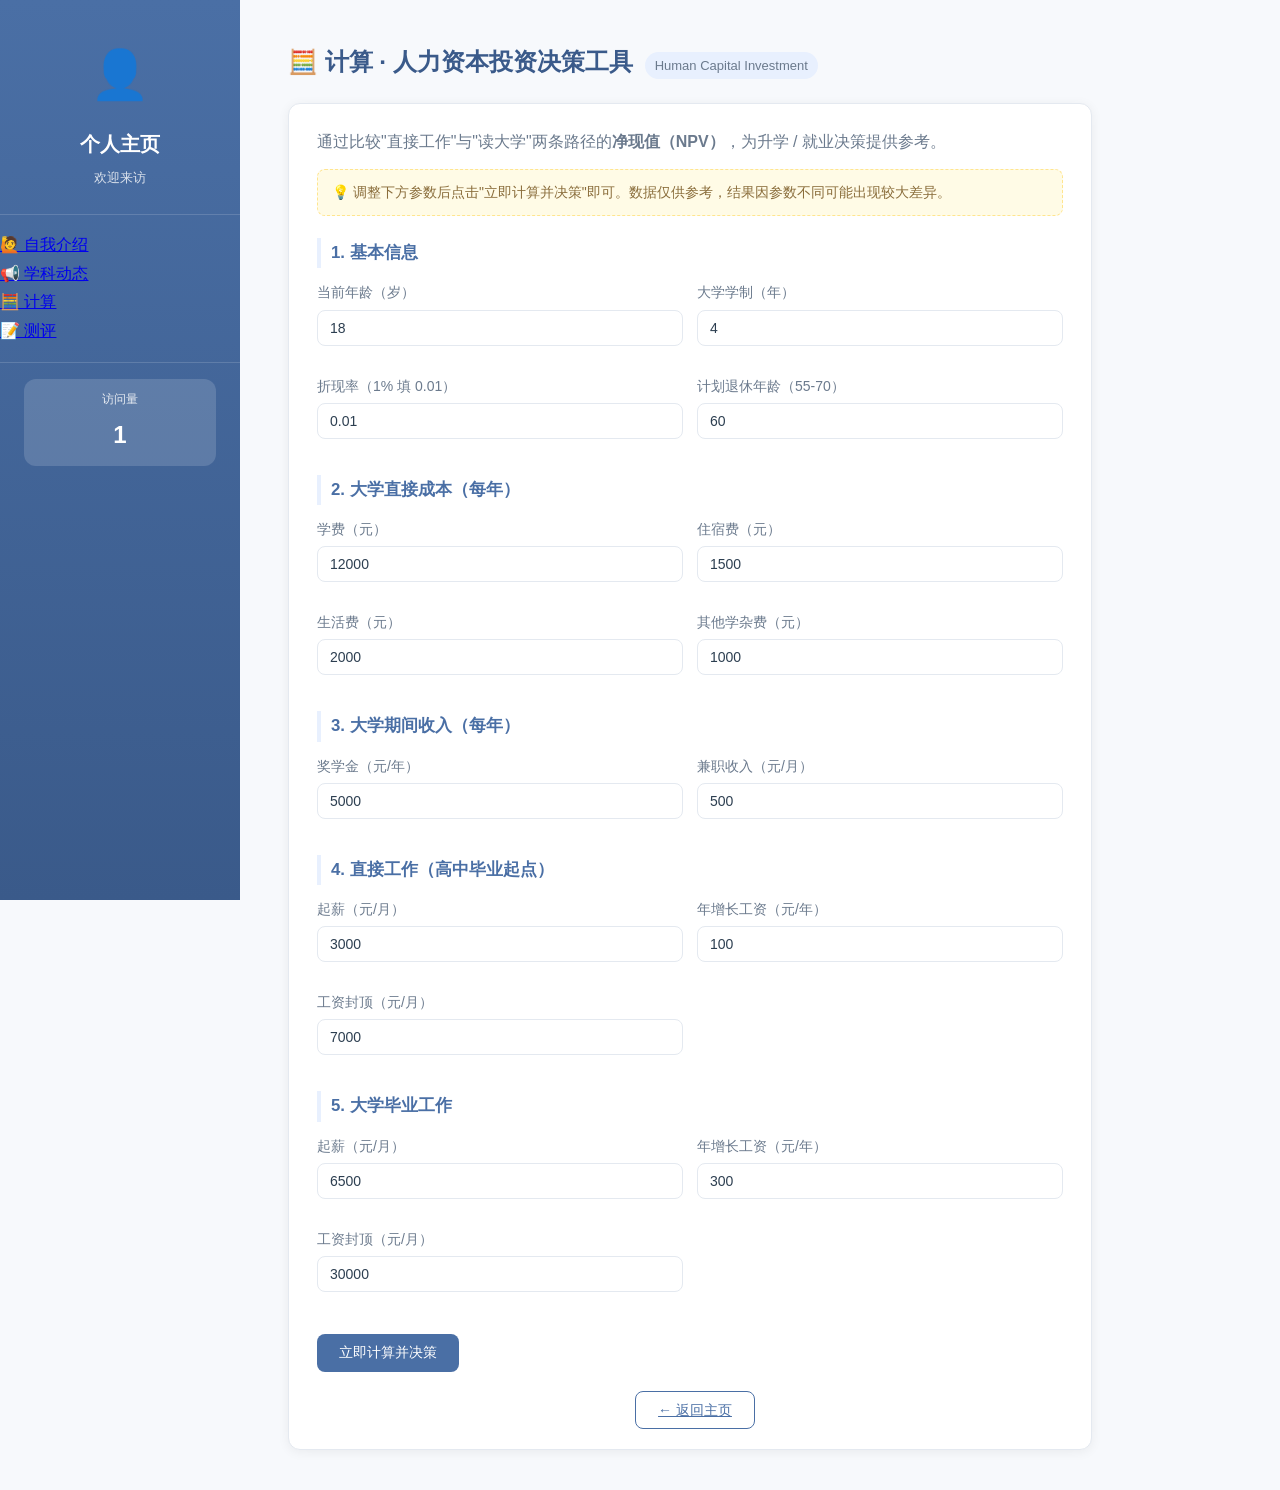
<file: capital.html>
<!DOCTYPE html>
<html lang="zh-CN">
<head>
    <meta charset="UTF-8">
    <meta name="viewport" content="width=device-width, initial-scale=1.0">
    <title>人力资本投资决策工具</title>
    <link rel="stylesheet" href="css/style.css">
    <style>
        .hc-wrap{max-width:860px;margin:0 auto;}
        .hc-group-title{font-size:1.05rem;color:var(--primary);border-left:4px solid var(--accent);
            padding-left:10px;margin:22px 0 12px;font-weight:bold;}
        .hc-grid{display:grid;grid-template-columns:repeat(2,1fr);gap:14px;}
        @media(max-width:600px){.hc-grid{grid-template-columns:1fr;}}
    </style>
</head>
<body>
    <aside class="sidebar">
        <div class="profile">
            <div class="avatar">👤</div>
            <h1 class="site-title">个人主页</h1>
            <p class="site-subtitle">欢迎来访</p>
        </div>
        <nav>
            <ul class="nav-list">
                <li><a href="index.html#intro">🙋 自我介绍</a></li>
                <li><a href="index.html#news">📢 学科动态</a></li>
                <li><a href="index.html#tools" class="active">🧮 计算</a></li>
                <li><a href="index.html#assess">📝 测评</a></li>
            </ul>
        </nav>
        <div class="sidebar-footer">
            <div class="stat-mini">
                <span class="stat-label">访问量</span>
                <span class="stat-value" id="visit-count">--</span>
            </div>
        </div>
    </aside>

    <main class="content">
        <section class="section active">
            <div class="section-header">
                <h2>🧮 计算 · 人力资本投资决策工具</h2>
                <span class="section-tag">Human Capital Investment</span>
            </div>
            <div class="card hc-wrap">
                <p class="lead">通过比较"直接工作"与"读大学"两条路径的<b>净现值（NPV）</b>，为升学 / 就业决策提供参考。</p>
                <div class="hint">💡 调整下方参数后点击"立即计算并决策"即可。数据仅供参考，结果因参数不同可能出现较大差异。</div>

                <h4 class="hc-group-title">1. 基本信息</h4>
                <div class="hc-grid">
                    <div class="form-row"><label>当前年龄（岁）</label><input type="number" id="hc-currentAge" value="18" min="16" max="30"></div>
                    <div class="form-row"><label>大学学制（年）</label><input type="number" id="hc-collegeYears" value="4" min="2" max="6"></div>
                    <div class="form-row"><label>折现率（1% 填 0.01）</label><input type="number" id="hc-discountRate" value="0.01" step="0.01" min="0.01" max="0.2"></div>
                    <div class="form-row"><label>计划退休年龄（55-70）</label><input type="number" id="hc-retirementAge" value="60" min="50" max="70"></div>
                </div>

                <h4 class="hc-group-title">2. 大学直接成本（每年）</h4>
                <div class="hc-grid">
                    <div class="form-row"><label>学费（元）</label><input type="number" id="hc-tuition" value="12000"></div>
                    <div class="form-row"><label>住宿费（元）</label><input type="number" id="hc-accommodation" value="1500"></div>
                    <div class="form-row"><label>生活费（元）</label><input type="number" id="hc-living" value="2000"></div>
                    <div class="form-row"><label>其他学杂费（元）</label><input type="number" id="hc-other" value="1000"></div>
                </div>

                <h4 class="hc-group-title">3. 大学期间收入（每年）</h4>
                <div class="hc-grid">
                    <div class="form-row"><label>奖学金（元/年）</label><input type="number" id="hc-collegeScholarship" value="5000"></div>
                    <div class="form-row"><label>兼职收入（元/月）</label><input type="number" id="hc-collegeParttime" value="500"></div>
                </div>

                <h4 class="hc-group-title">4. 直接工作（高中毕业起点）</h4>
                <div class="hc-grid">
                    <div class="form-row"><label>起薪（元/月）</label><input type="number" id="hc-directStartSalary" value="3000"></div>
                    <div class="form-row"><label>年增长工资（元/年）</label><input type="number" id="hc-directAnnualGrowth" value="100"></div>
                    <div class="form-row"><label>工资封顶（元/月）</label><input type="number" id="hc-directCap" value="7000"></div>
                </div>

                <h4 class="hc-group-title">5. 大学毕业工作</h4>
                <div class="hc-grid">
                    <div class="form-row"><label>起薪（元/月）</label><input type="number" id="hc-collegeStartSalary" value="6500"></div>
                    <div class="form-row"><label>年增长工资（元/年）</label><input type="number" id="hc-collegeAnnualGrowth" value="300"></div>
                    <div class="form-row"><label>工资封顶（元/月）</label><input type="number" id="hc-collegeCap" value="30000"></div>
                </div>

                <button class="btn" style="margin-top:22px;" onclick="HumanCapital.calculate()">立即计算并决策</button>

                <div class="calc-result" id="hc-result" style="display:none;">
                    <h4 style="color:#856404;margin-bottom:10px;">决策结果</h4>
                    <p>直接工作总净现值（NPV）：<span class="highlight" id="hc-directNpv"></span> 元</p>
                    <p>读大学总净现值（NPV）：<span class="highlight" id="hc-collegeNpv"></span> 元</p>
                    <div id="hc-recommendation"></div>
                </div>

                <div style="text-align:center;margin-top:24px;">
                    <a href="index.html#tools" class="btn btn-secondary">← 返回主页</a>
                </div>
            </div>
        </section>
    </main>

    <script src="js/visits.js"></script>
    <script src="js/capital.js"></script>
    <script src="js/main.js"></script>
</body>
</html>
</file>
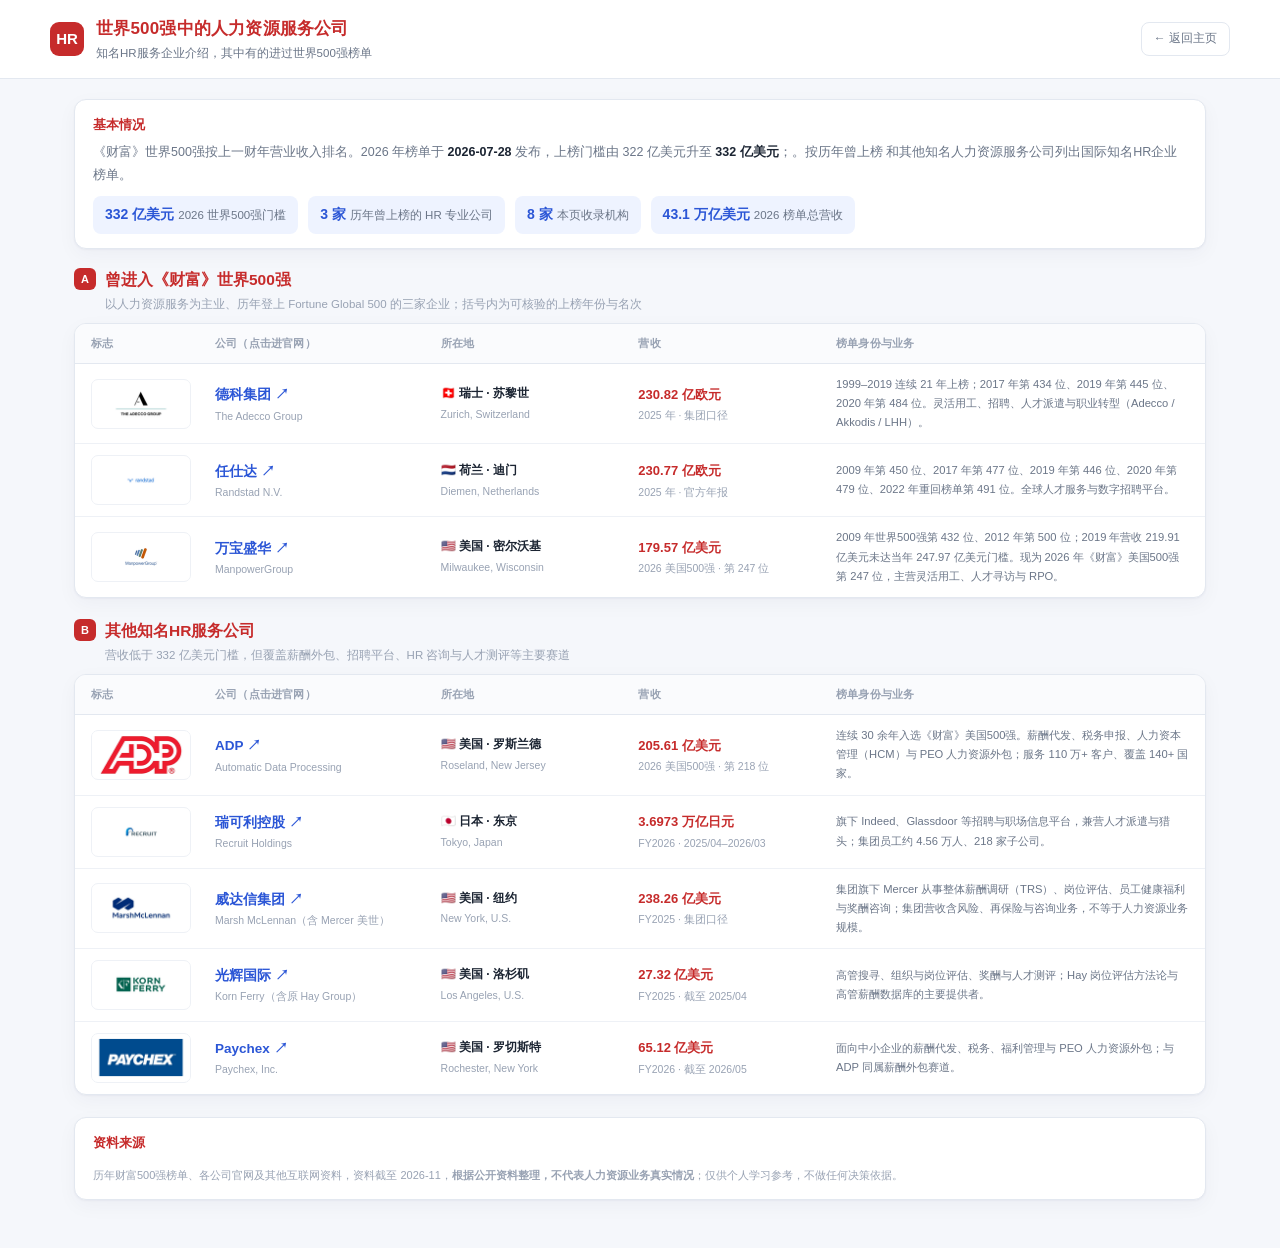
<file: fortune500-hr.html>
<!DOCTYPE html>
<html lang="zh-CN">
<head>
<meta charset="UTF-8">
<meta name="viewport" content="width=device-width, initial-scale=1.0">
<meta name="robots" content="noindex,nofollow,noarchive">
<title>世界500强中的人力资源服务公司 · 行业资料</title>
<style>
:root{--bg:#f5f7fb;--card:#fff;--line:#e3e8f0;--line2:#eef1f6;--ink:#1b2432;--sub:#6b7688;--faint:#98a2b3;--brand:#2b56d6;--soft:#eef3ff;--title:#c62b2b;--radius:12px;--shadow:0 1px 2px rgba(20,35,70,.04),0 6px 20px rgba(20,35,70,.04)}
*{box-sizing:border-box}
body{margin:0;background:var(--bg);color:var(--ink);font:14px/1.65 -apple-system,BlinkMacSystemFont,"Segoe UI","PingFang SC","Microsoft YaHei","WenQuanYi Micro Hei",sans-serif;-webkit-font-smoothing:antialiased}
a{color:var(--brand);text-decoration:none} a:hover{text-decoration:underline}
h1,h2,h3,p,ul{margin:0} ul{padding:0;list-style:none}
header.top{background:#fff;border-bottom:1px solid var(--line);padding:15px 24px}
.top-in{max-width:1180px;margin:0 auto;display:flex;align-items:center;gap:12px;flex-wrap:wrap}
.mark{width:34px;height:34px;border-radius:9px;background:var(--title);color:#fff;display:grid;place-items:center;font-weight:700;font-size:15px;flex:none}
header.top h1{font-size:17px;font-weight:700;color:var(--title);letter-spacing:.2px}
header.top .sub{font-size:11.5px;color:var(--sub);margin-top:1px}
.back{margin-left:auto;border:1px solid var(--line);background:#fff;border-radius:8px;padding:6px 12px;font-size:12px;color:var(--sub);white-space:nowrap}
.back:hover{border-color:var(--title);color:var(--title);text-decoration:none}
.wrap{max-width:1180px;margin:0 auto;padding:20px 24px 48px}
.brief{background:var(--card);border:1px solid var(--line);border-radius:var(--radius);box-shadow:var(--shadow);padding:14px 18px;margin-bottom:18px}
.brief h2{font-size:13px;color:var(--title);font-weight:700;margin-bottom:6px}
.brief p{font-size:12.5px;color:var(--sub);line-height:1.8}
.brief b{color:var(--ink)}
.kpis{display:flex;gap:10px;flex-wrap:wrap;margin-top:10px}
.kpi{background:var(--soft);border-radius:8px;padding:7px 12px;font-size:11.5px;color:var(--sub)}
.kpi b{color:var(--brand);font-size:14px;margin-right:4px}
.grp{margin-bottom:20px}
.grp-head{display:flex;align-items:center;gap:9px;margin-bottom:3px}
.gtag{width:22px;height:22px;border-radius:6px;background:var(--title);color:#fff;font-size:11px;font-weight:700;display:grid;place-items:center;flex:none}
.grp h2{font-size:15.5px;font-weight:700;color:var(--title)}
.grp-hint{font-size:11.5px;color:var(--faint);margin-bottom:9px;padding-left:31px}
.list{background:var(--card);border:1px solid var(--line);border-radius:var(--radius);box-shadow:var(--shadow);overflow:hidden}
.thead,.row{display:grid;grid-template-columns:112px 1.15fr 1fr 1fr 1.9fr;gap:12px;align-items:center;padding:11px 16px}
.thead{background:#fafbfd;border-bottom:1px solid var(--line);font-size:10.5px;color:var(--faint);font-weight:600;letter-spacing:.2px}
.row{border-bottom:1px solid var(--line2);font-size:12px}
.row:last-child{border-bottom:0}
.row:hover{background:#fcfdff}
.lg{width:100px;height:50px;background:#fff;border:1px solid var(--line2);border-radius:7px;display:flex;align-items:center;justify-content:center;overflow:hidden}
.lg img{width:100%;height:100%;object-fit:contain}
.nm a{font-size:13.5px;font-weight:700;color:var(--brand)}
.nm .en{display:block;font-size:10.5px;color:var(--faint);margin-top:2px;line-height:1.4}
.cell b{display:block;font-size:12px;font-weight:600;color:var(--ink)}
.cell span{display:block;font-size:10.5px;color:var(--faint);margin-top:2px}
.rev b{color:var(--title);font-size:13px;font-variant-numeric:tabular-nums}
.note{font-size:11.2px;color:var(--sub);line-height:1.7}
.sources{background:var(--card);border:1px solid var(--line);border-radius:var(--radius);box-shadow:var(--shadow);padding:14px 18px;margin-top:22px}
.sources h2{font-size:13px;color:var(--title);font-weight:700;margin-bottom:8px}
.sources li{font-size:11.2px;line-height:1.9;word-break:break-all;padding-left:11px;position:relative}
.sources li::before{content:"·";position:absolute;left:2px;color:var(--brand)}
.foot{margin-top:12px;font-size:11px;color:var(--faint);line-height:1.85}
@media(max-width:900px){
  .thead{display:none}
  .row{grid-template-columns:100px 1fr;gap:8px 12px;padding:13px 14px}
  .lg{grid-row:span 2}
  .nm{align-self:end}
  .cell,.note{grid-column:2}
  .note{margin-top:2px}
}
@media print{body{background:#fff} .back{display:none} .list,.brief,.sources{box-shadow:none;break-inside:avoid} .row{break-inside:avoid}}
</style>
</head>
<body>
<header class="top"><div class="top-in">
  <div class="mark">HR</div>
  <div><h1>世界500强中的人力资源服务公司</h1><div class="sub">知名HR服务企业介绍，其中有的进过世界500强榜单</div></div>
  <a href="index.html" class="back">← 返回主页</a>
</div></header>
<div class="wrap">
  <div class="brief">
    <h2>基本情况</h2>
    <p>《财富》世界500强按上一财年营业收入排名。2026 年榜单于 <b>2026-07-28</b> 发布，上榜门槛由 322 亿美元升至 <b>332 亿美元</b>；<b></b>。按历年曾上榜 和其他知名人力资源服务公司列出国际知名HR企业榜单。</p>
    <div class="kpis">
      <span class="kpi"><b>332 亿美元</b>2026 世界500强门槛</span>
      <span class="kpi"><b>3 家</b>历年曾上榜的 HR 专业公司</span>
      <span class="kpi"><b>8 家</b>本页收录机构</span>
      <span class="kpi"><b>43.1 万亿美元</b>2026 榜单总营收</span>
    </div>
  </div>
  <section class="grp">
    <div class="grp-head"><span class="gtag">A</span><h2>曾进入《财富》世界500强</h2></div>
    <p class="grp-hint">以人力资源服务为主业、历年登上 Fortune Global 500 的三家企业；括号内为可核验的上榜年份与名次</p>
    <div class="list">
      <div class="thead"><span>标志</span><span>公司（点击进官网）</span><span>所在地</span><span>营收</span><span>榜单身份与业务</span></div>
      <div class="row">
        <div class="lg"><img src="[data-uri]" alt="德科集团标志"></div>
        <div class="nm">
          <a href="https://www.adeccogroup.com/" target="_blank" rel="noopener noreferrer" title="打开 德科集团 官网">德科集团 ↗</a>
          <span class="en">The Adecco Group</span>
        </div>
        <div class="cell"><b>🇨🇭 瑞士 · 苏黎世</b><span>Zurich, Switzerland</span></div>
        <div class="cell rev"><b>230.82 亿欧元</b><span>2025 年 · 集团口径</span></div>
        <div class="note">1999–2019 连续 21 年上榜；2017 年第 434 位、2019 年第 445 位、2020 年第 484 位。灵活用工、招聘、人才派遣与职业转型（Adecco / Akkodis / LHH）。</div>
      </div>      <div class="row">
        <div class="lg"><img src="[data-uri]" alt="任仕达标志"></div>
        <div class="nm">
          <a href="https://www.randstad.com/" target="_blank" rel="noopener noreferrer" title="打开 任仕达 官网">任仕达 ↗</a>
          <span class="en">Randstad N.V.</span>
        </div>
        <div class="cell"><b>🇳🇱 荷兰 · 迪门</b><span>Diemen, Netherlands</span></div>
        <div class="cell rev"><b>230.77 亿欧元</b><span>2025 年 · 官方年报</span></div>
        <div class="note">2009 年第 450 位、2017 年第 477 位、2019 年第 446 位、2020 年第 479 位、2022 年重回榜单第 491 位。全球人才服务与数字招聘平台。</div>
      </div>      <div class="row">
        <div class="lg"><img src="[data-uri]" alt="万宝盛华标志"></div>
        <div class="nm">
          <a href="https://www.manpowergroup.com/" target="_blank" rel="noopener noreferrer" title="打开 万宝盛华 官网">万宝盛华 ↗</a>
          <span class="en">ManpowerGroup</span>
        </div>
        <div class="cell"><b>🇺🇸 美国 · 密尔沃基</b><span>Milwaukee, Wisconsin</span></div>
        <div class="cell rev"><b>179.57 亿美元</b><span>2026 美国500强 · 第 247 位</span></div>
        <div class="note">2009 年世界500强第 432 位、2012 年第 500 位；2019 年营收 219.91 亿美元未达当年 247.97 亿美元门槛。现为 2026 年《财富》美国500强第 247 位，主营灵活用工、人才寻访与 RPO。</div>
      </div>    </div>
  </section>
  <section class="grp">
    <div class="grp-head"><span class="gtag">B</span><h2>其他知名HR服务公司</h2></div>
    <p class="grp-hint">营收低于 332 亿美元门槛，但覆盖薪酬外包、招聘平台、HR 咨询与人才测评等主要赛道</p>
    <div class="list">
      <div class="thead"><span>标志</span><span>公司（点击进官网）</span><span>所在地</span><span>营收</span><span>榜单身份与业务</span></div>
      <div class="row">
        <div class="lg"><img src="[data-uri]" alt="ADP标志"></div>
        <div class="nm">
          <a href="https://www.adp.com/" target="_blank" rel="noopener noreferrer" title="打开 ADP 官网">ADP ↗</a>
          <span class="en">Automatic Data Processing</span>
        </div>
        <div class="cell"><b>🇺🇸 美国 · 罗斯兰德</b><span>Roseland, New Jersey</span></div>
        <div class="cell rev"><b>205.61 亿美元</b><span>2026 美国500强 · 第 218 位</span></div>
        <div class="note">连续 30 余年入选《财富》美国500强。薪酬代发、税务申报、人力资本管理（HCM）与 PEO 人力资源外包；服务 110 万+ 客户、覆盖 140+ 国家。</div>
      </div>      <div class="row">
        <div class="lg"><img src="[data-uri]" alt="瑞可利控股标志"></div>
        <div class="nm">
          <a href="https://recruit-holdings.com/en/" target="_blank" rel="noopener noreferrer" title="打开 瑞可利控股 官网">瑞可利控股 ↗</a>
          <span class="en">Recruit Holdings</span>
        </div>
        <div class="cell"><b>🇯🇵 日本 · 东京</b><span>Tokyo, Japan</span></div>
        <div class="cell rev"><b>3.6973 万亿日元</b><span>FY2026 · 2025/04–2026/03</span></div>
        <div class="note">旗下 Indeed、Glassdoor 等招聘与职场信息平台，兼营人才派遣与猎头；集团员工约 4.56 万人、218 家子公司。</div>
      </div>      <div class="row">
        <div class="lg"><img src="[data-uri]" alt="威达信集团标志"></div>
        <div class="nm">
          <a href="https://www.marshmclennan.com/" target="_blank" rel="noopener noreferrer" title="打开 威达信集团 官网">威达信集团 ↗</a>
          <span class="en">Marsh McLennan（含 Mercer 美世）</span>
        </div>
        <div class="cell"><b>🇺🇸 美国 · 纽约</b><span>New York, U.S.</span></div>
        <div class="cell rev"><b>238.26 亿美元</b><span>FY2025 · 集团口径</span></div>
        <div class="note">集团旗下 Mercer 从事整体薪酬调研（TRS）、岗位评估、员工健康福利与奖酬咨询；集团营收含风险、再保险与咨询业务，不等于人力资源业务规模。</div>
      </div>      <div class="row">
        <div class="lg"><img src="[data-uri]" alt="光辉国际标志"></div>
        <div class="nm">
          <a href="https://www.kornferry.com/" target="_blank" rel="noopener noreferrer" title="打开 光辉国际 官网">光辉国际 ↗</a>
          <span class="en">Korn Ferry（含原 Hay Group）</span>
        </div>
        <div class="cell"><b>🇺🇸 美国 · 洛杉矶</b><span>Los Angeles, U.S.</span></div>
        <div class="cell rev"><b>27.32 亿美元</b><span>FY2025 · 截至 2025/04</span></div>
        <div class="note">高管搜寻、组织与岗位评估、奖酬与人才测评；Hay 岗位评估方法论与高管薪酬数据库的主要提供者。</div>
      </div>      <div class="row">
        <div class="lg"><img src="[data-uri]" alt="Paychex标志"></div>
        <div class="nm">
          <a href="https://www.paychex.com/" target="_blank" rel="noopener noreferrer" title="打开 Paychex 官网">Paychex ↗</a>
          <span class="en">Paychex, Inc.</span>
        </div>
        <div class="cell"><b>🇺🇸 美国 · 罗切斯特</b><span>Rochester, New York</span></div>
        <div class="cell rev"><b>65.12 亿美元</b><span>FY2026 · 截至 2026/05</span></div>
        <div class="note">面向中小企业的薪酬代发、税务、福利管理与 PEO 人力资源外包；与 ADP 同属薪酬外包赛道。</div>
      </div>    </div>
  </section>

  <div class="sources">
    <h2>资料来源</h2>
       <p class="foot">历年财富500强榜单、各公司官网及其他互联网资料，资料截至 2026-11，<b>根据公开资料整理，不代表人力资源业务真实情况</b>；仅供个人学习参考，不做任何决策依据。</p>
  </div>
</div>
</body>
</html>
</file>
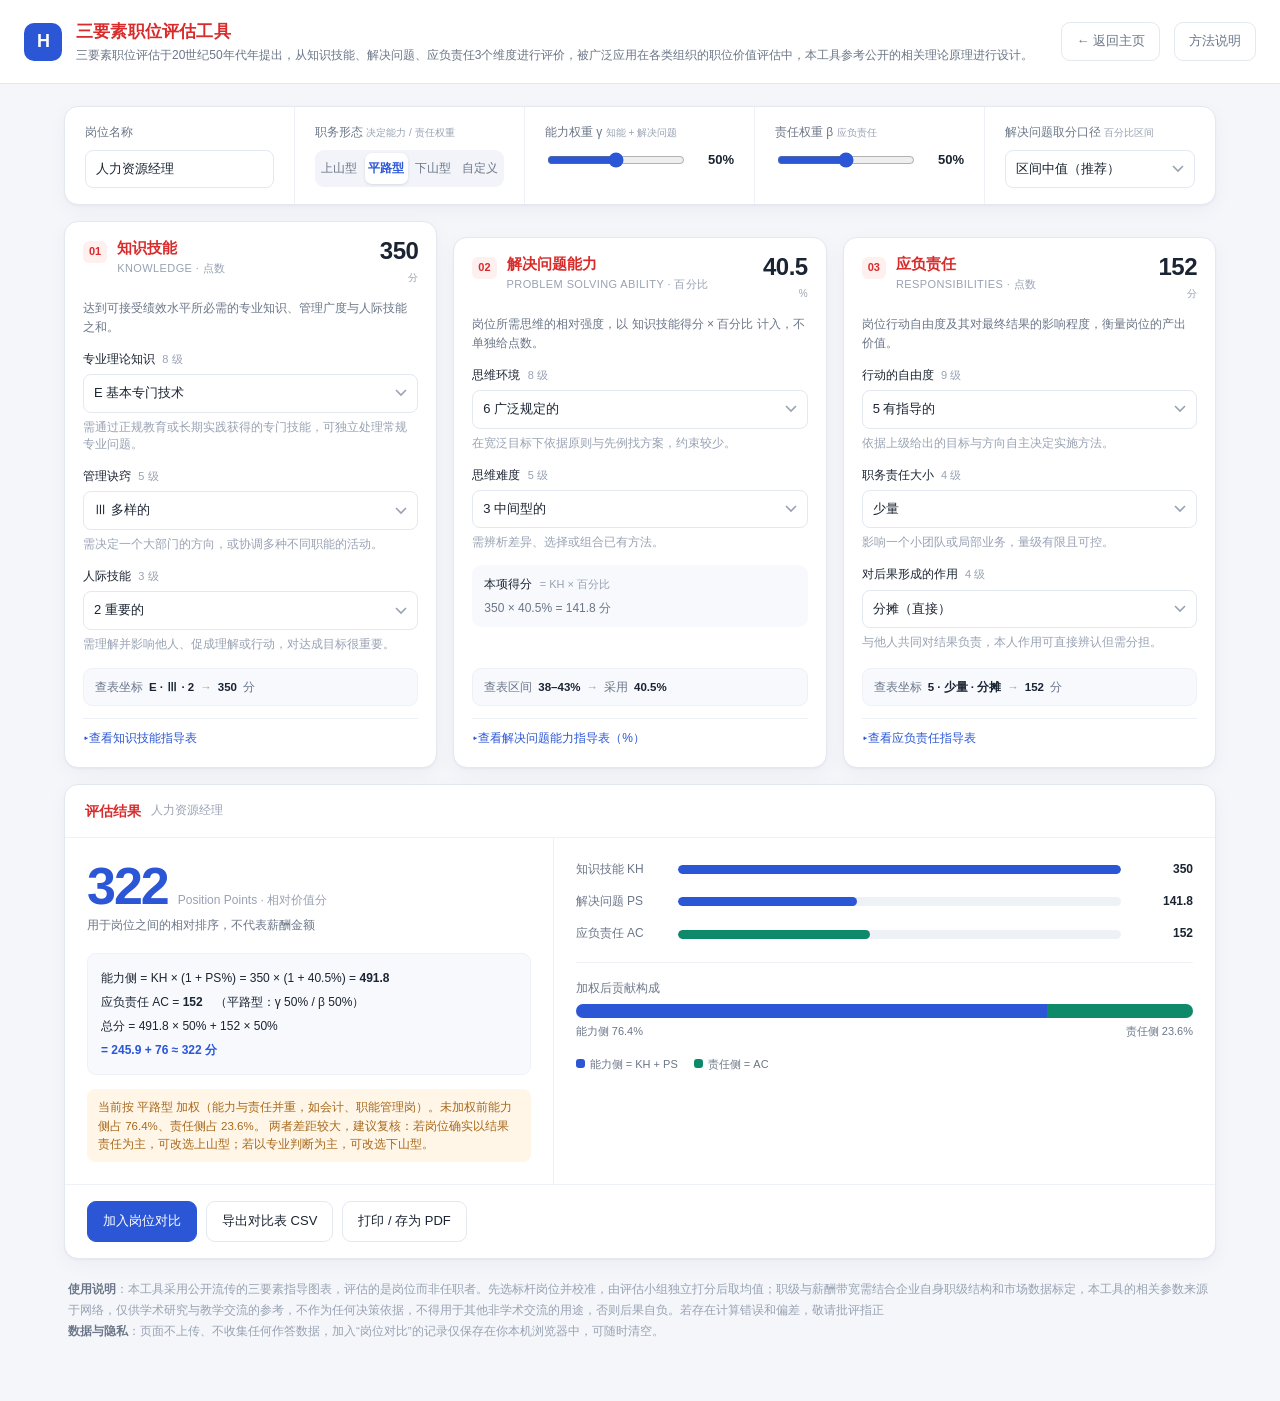
<file: h-evaluation.html>
<!DOCTYPE html>
<html lang="zh-CN">
<head>
<meta charset="UTF-8">
<meta name="viewport" content="width=device-width, initial-scale=1">
<title>三要素职位评估参考工具</title>
<style>
:root{
  --bg:#f4f6fa; --card:#fff; --line:#e4e8f0; --line2:#eef1f6;
  --ink:#1b2432; --sub:#6b7688; --faint:#98a2b3;
  --brand:#2b56d6; --brand-soft:#eef3ff; --accent:#0e8a6a;
  --warn:#a8681a; --warn-soft:#fff6e8;
  --title:#d92b2b; --title-soft:#fff0f0;
  --radius:14px; --shadow:0 1px 2px rgba(20,35,70,.04),0 6px 20px rgba(20,35,70,.04);
}
*{box-sizing:border-box}
html,body{margin:0;padding:0}
body{
  background:var(--bg); color:var(--ink);
  font:14px/1.6 -apple-system,BlinkMacSystemFont,"Segoe UI","PingFang SC","Microsoft YaHei","WenQuanYi Micro Hei",sans-serif;
  -webkit-font-smoothing:antialiased;
}
button,input,select{font:inherit;color:inherit}
button{cursor:pointer}
h1,h2,h3,p{margin:0}
a{color:var(--brand)}

/* ---------- header ---------- */
header{
  background:#fff;border-bottom:1px solid var(--line);
  padding:18px 24px;display:flex;align-items:center;gap:14px;
}
.logo{
  width:38px;height:38px;border-radius:10px;background:var(--brand);color:#fff;
  display:grid;place-items:center;font-weight:700;font-size:18px;letter-spacing:-1px;flex:none;
}
header h1{font-size:17px;font-weight:700;letter-spacing:.2px;color:var(--title)}
header .sub{font-size:12px;color:var(--sub);margin-top:1px}
header .sp{flex:1}
.ghost{
  background:#fff;border:1px solid var(--line);border-radius:9px;padding:8px 14px;
  font-size:13px;color:var(--sub);transition:.15s;
}
.ghost:hover{border-color:var(--brand);color:var(--brand);background:var(--brand-soft)}

/* ---------- layout ---------- */
.wrap{max-width:1200px;margin:0 auto;padding:22px 24px 60px}
.panel{background:var(--card);border:1px solid var(--line);border-radius:var(--radius);box-shadow:var(--shadow)}
.panel + .panel,.grid + .panel,.panel + .grid{margin-top:16px}
.ph{padding:15px 20px;border-bottom:1px solid var(--line2);display:flex;align-items:center;gap:10px}
.ph h2{font-size:14px;font-weight:700;color:var(--title)}
.ph .hint{font-size:12px;color:var(--faint);font-weight:400}

/* ---------- setup ---------- */
.setup{display:grid;grid-template-columns:repeat(auto-fit,minmax(180px,1fr));gap:0}
.setup .cell{padding:16px 20px;border-right:1px solid var(--line2)}
.setup .cell:last-child{border-right:0}
.lab{display:block;font-size:12px;color:var(--sub);margin-bottom:7px;font-weight:500}
.lab small{color:var(--faint);font-weight:400}
input[type=text],select{
  width:100%;border:1px solid var(--line);background:#fff;border-radius:8px;
  padding:8px 10px;outline:none;transition:.15s;font-size:13px;
}
input[type=text]:focus,select:focus{border-color:var(--brand);box-shadow:0 0 0 3px var(--brand-soft)}
select{appearance:none;background-image:url("data:image/svg+xml;utf8,<svg xmlns='http://www.w3.org/2000/svg' width='12' height='8'><path d='M1 1l5 5 5-5' fill='none' stroke='%2398a2b3' stroke-width='1.6'/></svg>");background-repeat:no-repeat;background-position:right 10px center;padding-right:28px}
.seg{display:flex;gap:4px;background:#f2f4f9;padding:3px;border-radius:9px}
.seg button{flex:1;border:0;background:transparent;border-radius:7px;padding:6px 2px;font-size:12px;color:var(--sub);white-space:nowrap}
.seg button.on{background:#fff;color:var(--brand);font-weight:600;box-shadow:0 1px 3px rgba(20,35,70,.12)}
.range{display:flex;align-items:center;gap:9px}
.range input[type=range]{flex:1;accent-color:var(--brand)}
.range b{font-variant-numeric:tabular-nums;font-size:13px;min-width:38px;text-align:right}

/* ---------- factor cards ---------- */
.grid{display:grid;grid-template-columns:repeat(3,1fr);gap:16px;margin-top:16px}
.factor{display:flex;flex-direction:column;min-width:0}
.fh{padding:16px 18px 12px;display:flex;align-items:flex-start;gap:10px}
.fh .no{font-size:11px;color:var(--title);background:var(--title-soft);border-radius:6px;padding:2px 6px;font-weight:700;margin-top:3px}
.fh h3{font-size:15px;font-weight:700;line-height:1.35;color:var(--title)}
.fh h3 em{display:block;font-style:normal;font-size:11px;color:var(--faint);font-weight:400;letter-spacing:.4px;margin-top:2px}
.fh .pts{margin-left:auto;text-align:right;white-space:nowrap}
.fh .pts b{display:block;font-size:24px;line-height:1.1;font-variant-numeric:tabular-nums;letter-spacing:-.5px}
.fh .pts span{font-size:10px;color:var(--faint)}
.fdesc{padding:0 18px 12px;font-size:12px;color:var(--sub);min-height:34px}
.fields{padding:0 18px;display:flex;flex-direction:column;gap:13px;flex:1}
.fld label{display:block;font-size:12px;font-weight:500;margin-bottom:5px}
.fld label i{font-style:normal;color:var(--faint);font-weight:400;font-size:11px;margin-left:4px}
.def{font-size:11.5px;color:var(--faint);line-height:1.55;margin-top:6px;min-height:18px}
.lookup{
  margin:14px 18px 0;background:#f7f9fd;border:1px solid var(--line2);border-radius:9px;
  padding:9px 11px;font-size:11.5px;color:var(--sub);display:flex;gap:6px;flex-wrap:wrap;align-items:center;
}
.lookup b{color:var(--ink);font-variant-numeric:tabular-nums}
.lookup .arrow{color:var(--faint)}
details{margin:12px 18px 18px;border-top:1px solid var(--line2);padding-top:10px}
details summary{font-size:12px;color:var(--brand);cursor:pointer;list-style:none;user-select:none}
details summary::-webkit-details-marker{display:none}
details summary::before{content:"▸ ";display:inline-block;transition:.15s}
details[open] summary::before{transform:rotate(90deg)}
.tblwrap{overflow:auto;margin-top:10px;border:1px solid var(--line2);border-radius:8px;max-height:260px}
table{border-collapse:collapse;font-size:11px;font-variant-numeric:tabular-nums;white-space:nowrap}
th,td{border:1px solid var(--line2);padding:4px 6px;text-align:center;min-width:34px}
th{background:#f7f9fd;color:var(--sub);font-weight:600;position:sticky;top:0;z-index:1}
th.rowhead{text-align:left;position:sticky;left:0;z-index:2;background:#f7f9fd;min-width:96px}
td.hit{background:var(--brand)!important;color:#fff!important;font-weight:700}
td.dim{color:var(--faint)}

/* ---------- result ---------- */
.result{padding:0}
.rgrid{display:grid;grid-template-columns:minmax(280px,.85fr) 1.15fr;gap:0}
.rleft{padding:22px;border-right:1px solid var(--line2)}
.rright{padding:22px}
.totalbox{display:flex;align-items:baseline;gap:10px;margin-bottom:4px}
.totalbox strong{font-size:52px;line-height:1;font-weight:680;letter-spacing:-2px;font-variant-numeric:tabular-nums;color:var(--brand)}
.totalbox span{font-size:12px;color:var(--faint)}
.totalcap{font-size:12px;color:var(--sub);margin-bottom:18px}
.formula{background:#f7f9fd;border:1px solid var(--line2);border-radius:9px;padding:12px 13px;font-size:12px;line-height:2;color:var(--sub);font-variant-numeric:tabular-nums}
.formula b{color:var(--ink);font-weight:600}
.formula .eq{display:block;color:var(--ink)}
.formula .final{color:var(--brand);font-weight:650}
.note{margin-top:14px;font-size:11.5px;color:var(--warn);background:var(--warn-soft);border-radius:8px;padding:9px 11px;line-height:1.6}
.brow{display:flex;align-items:center;gap:10px;margin-bottom:13px;font-size:12px}
.brow .bl{width:92px;color:var(--sub);flex:none}
.brow .track{flex:1;height:9px;background:#eef1f6;border-radius:6px;overflow:hidden}
.brow .track i{display:block;height:100%;border-radius:6px;background:var(--brand);transition:width .25s}
.brow .track i.g{background:var(--accent)}
.brow .bv{width:62px;text-align:right;font-variant-numeric:tabular-nums;font-weight:600}
.stack{height:14px;border-radius:7px;overflow:hidden;display:flex;background:#eef1f6;margin:6px 0 5px}
.stack i{display:block;height:100%}
.stack i.a{background:var(--brand)}
.stack i.b{background:var(--accent)}
.stacklab{display:flex;justify-content:space-between;font-size:11px;color:var(--sub)}
.legend{display:flex;gap:16px;font-size:11px;color:var(--sub);margin-top:16px}
.legend i{display:inline-block;width:9px;height:9px;border-radius:3px;margin-right:5px}
.actions{display:flex;gap:9px;flex-wrap:wrap;padding:16px 22px;border-top:1px solid var(--line2)}
.btn{border:1px solid var(--line);background:#fff;border-radius:9px;padding:9px 15px;font-size:13px;transition:.15s}
.btn:hover{border-color:var(--brand);color:var(--brand)}
.btn.primary{background:var(--brand);border-color:var(--brand);color:#fff}
.btn.primary:hover{background:#2249bd;color:#fff}

/* ---------- compare ---------- */
.ctable{width:100%;border-collapse:collapse;font-size:12.5px}
.ctable th,.ctable td{padding:10px 12px;border-bottom:1px solid var(--line2);text-align:right;white-space:nowrap}
.ctable th{background:#fafbfd;color:var(--sub);font-weight:600;font-size:11.5px}
.ctable th:first-child,.ctable td:first-child{text-align:left;font-weight:600}
.ctable td.del{text-align:center;width:44px}
.ctable .x{border:0;background:transparent;color:var(--faint);font-size:16px;line-height:1}
.ctable .x:hover{color:#c0392b}
.empty{padding:26px;text-align:center;color:var(--faint);font-size:12.5px}

/* ---------- footer / dialog ---------- */
footer{margin-top:20px;font-size:11.5px;color:var(--faint);line-height:1.8;padding:0 4px}
footer b{color:var(--sub)}
dialog{border:0;border-radius:16px;padding:0;max-width:640px;width:calc(100% - 40px);box-shadow:0 24px 70px rgba(15,25,50,.22)}
dialog::backdrop{background:rgba(18,28,48,.42)}
.dlg-h{padding:18px 22px;border-bottom:1px solid var(--line2);display:flex;align-items:center}
.dlg-h h2{font-size:16px;font-weight:700;flex:1;color:var(--title)}
.dlg-b{padding:20px 22px;max-height:66vh;overflow:auto;font-size:13px;line-height:1.8;color:var(--sub)}
.dlg-b h3{font-size:13px;color:var(--title);margin:18px 0 6px;font-weight:700}
.dlg-b h3:first-child{margin-top:0}
.dlg-b p{margin:6px 0}
.dlg-b code{background:#f2f4f9;padding:2px 6px;border-radius:5px;color:var(--ink);font-size:12px}
.dlg-b ul{margin:6px 0;padding-left:20px}
.dlg-f{padding:14px 22px;border-top:1px solid var(--line2);text-align:right}

@media(max-width:980px){
  .grid{grid-template-columns:1fr}
  .rgrid{grid-template-columns:1fr}
  .rleft{border-right:0;border-bottom:1px solid var(--line2)}
  .setup .cell{border-right:0;border-bottom:1px solid var(--line2)}
  .setup .cell:last-child{border-bottom:0}
}
@media print{
  body{background:#fff}
  header .ghost,.actions,details,.compare .btn,footer .noprint{display:none!important}
  .panel{box-shadow:none;break-inside:avoid}
  .grid{grid-template-columns:repeat(3,1fr)}
  .wrap{padding:0}
}
</style>
</head>
<body>

<header>
  <div class="logo">H</div>
  <div>
    <h1>三要素职位评估工具</h1>
    <div class="sub">三要素职位评估于20世纪50年代年提出，从知识技能、解决问题、应负责任3个维度进行评价，被广泛应用在各类组织的职位价值评估中，本工具参考公开的相关理论原理进行设计。</div>
  </div>
  <div class="sp"></div>
  <a href="index.html" class="ghost" style="text-decoration:none;display:inline-flex;align-items:center">← 返回主页</a>
  <button class="ghost" id="helpBtn">方法说明</button>
</header>

<div class="wrap">

  <!-- 评估设置 -->
  <section class="panel setup">
    <div class="cell">
      <label class="lab" for="jobName">岗位名称</label>
      <input type="text" id="jobName" value="人力资源经理" placeholder="请输入待评估岗位">
    </div>
    <div class="cell">
      <span class="lab">职务形态 <small>决定能力 / 责任权重</small></span>
      <div class="seg" id="shapeSeg">
        <button data-shape="up">上山型</button>
        <button data-shape="flat" class="on">平路型</button>
        <button data-shape="down">下山型</button>
        <button data-shape="custom">自定义</button>
      </div>
    </div>
    <div class="cell">
      <label class="lab" for="gamma">能力权重 γ <small>知能 + 解决问题</small></label>
      <div class="range"><input type="range" id="gamma" min="10" max="90" step="5" value="50"><b id="gammaV">50%</b></div>
    </div>
    <div class="cell">
      <label class="lab" for="beta">责任权重 β <small>应负责任</small></label>
      <div class="range"><input type="range" id="beta" min="10" max="90" step="5" value="50"><b id="betaV">50%</b></div>
    </div>
    <div class="cell">
      <label class="lab" for="mode">解决问题取分口径 <small>百分比区间</small></label>
      <select id="mode">
        <option value="mid">区间中值（推荐）</option>
        <option value="low">区间下限</option>
        <option value="high">区间上限</option>
      </select>
    </div>
  </section>

  <!-- 三要素 -->
  <div class="grid">

    <section class="panel factor">
      <div class="fh">
        <span class="no">01</span>
        <h3>知识技能<em>KNOWLEDGE · 点数</em></h3>
        <div class="pts"><b id="khPts">—</b><span>分</span></div>
      </div>
      <p class="fdesc">达到可接受绩效水平所必需的专业知识、管理广度与人际技能之和。</p>
      <div class="fields">
        <div class="fld"><label for="khT">专业理论知识 <i>8 级</i></label><select id="khT"></select><p class="def" id="khTDef"></p></div>
        <div class="fld"><label for="khM">管理诀窍 <i>5 级</i></label><select id="khM"></select><p class="def" id="khMDef"></p></div>
        <div class="fld"><label for="khH">人际技能 <i>3 级</i></label><select id="khH"></select><p class="def" id="khHDef"></p></div>
      </div>
      <div class="lookup">查表坐标 <b id="khCoord"></b><span class="arrow">→</span><b id="khRaw"></b> 分</div>
      <details><summary>查看知识技能指导表</summary><div class="tblwrap" id="khTable"></div></details>
    </section>

    <section class="panel factor">
      <div class="fh">
        <span class="no">02</span>
        <h3>解决问题能力<em>PROBLEM SOLVING ABILITY · 百分比</em></h3>
        <div class="pts"><b id="psPct">—</b><span>%</span></div>
      </div>
      <p class="fdesc">岗位所需思维的相对强度，以 知识技能得分 × 百分比 计入，不单独给点数。</p>
      <div class="fields">
        <div class="fld"><label for="psE">思维环境 <i>8 级</i></label><select id="psE"></select><p class="def" id="psEDef"></p></div>
        <div class="fld"><label for="psC">思维难度 <i>5 级</i></label><select id="psC"></select><p class="def" id="psCDef"></p></div>
        <div class="fld" style="background:#f7f9fd;border-radius:9px;padding:10px 12px">
          <label style="margin:0">本项得分 <i>= KH × 百分比</i></label>
          <p class="def" id="psCalc" style="margin-top:4px;color:var(--sub);font-size:12px"></p>
        </div>
      </div>
      <div class="lookup">查表区间 <b id="psRange"></b><span class="arrow">→</span>采用 <b id="psUsed"></b></div>
      <details><summary>查看解决问题能力指导表（%）</summary><div class="tblwrap" id="psTable"></div></details>
    </section>

    <section class="panel factor">
      <div class="fh">
        <span class="no">03</span>
        <h3>应负责任<em>RESPONSIBILITIES · 点数</em></h3>
        <div class="pts"><b id="acPts">—</b><span>分</span></div>
      </div>
      <p class="fdesc">岗位行动自由度及其对最终结果的影响程度，衡量岗位的产出价值。</p>
      <div class="fields">
        <div class="fld"><label for="acF">行动的自由度 <i>9 级</i></label><select id="acF"></select><p class="def" id="acFDef"></p></div>
        <div class="fld"><label for="acR">职务责任大小 <i>4 级</i></label><select id="acR"></select><p class="def" id="acRDef"></p></div>
        <div class="fld"><label for="acI">对后果形成的作用 <i>4 级</i></label><select id="acI"></select><p class="def" id="acIDef"></p></div>
      </div>
      <div class="lookup">查表坐标 <b id="acCoord"></b><span class="arrow">→</span><b id="acRaw"></b> 分</div>
      <details><summary>查看应负责任指导表</summary><div class="tblwrap" id="acTable"></div></details>
    </section>

  </div>

  <!-- 结果 -->
  <section class="panel result">
    <div class="ph"><h2>评估结果</h2><span class="hint" id="resJob">人力资源经理</span></div>
    <div class="rgrid">
      <div class="rleft">
        <div class="totalbox"><strong id="totalScore">0</strong><span>Position Points · 相对价值分</span></div>
        <div class="totalcap" id="totalCap">用于岗位之间的相对排序，不代表薪酬金额</div>
        <div class="formula" id="formula"></div>
        <div class="note" id="profileNote"></div>
      </div>
      <div class="rright">
        <div class="brow"><span class="bl">知识技能 KH</span><div class="track"><i id="barKH"></i></div><span class="bv" id="valKH">0</span></div>
        <div class="brow"><span class="bl">解决问题 PS</span><div class="track"><i id="barPS"></i></div><span class="bv" id="valPS">0</span></div>
        <div class="brow"><span class="bl">应负责任 AC</span><div class="track"><i class="g" id="barAC"></i></div><span class="bv" id="valAC">0</span></div>
        <div style="height:1px;background:var(--line2);margin:18px 0 16px"></div>
        <div style="font-size:12px;color:var(--sub)">加权后贡献构成</div>
        <div class="stack"><i class="a" id="stackA"></i><i class="b" id="stackB"></i></div>
        <div class="stacklab"><span id="stackATxt">能力侧 0%</span><span id="stackBTxt">责任侧 0%</span></div>
        <div class="legend">
          <span><i style="background:var(--brand)"></i>能力侧 = KH + PS</span>
          <span><i style="background:var(--accent)"></i>责任侧 = AC</span>
        </div>
      </div>
    </div>
    <div class="actions">
      <button class="btn primary" id="saveBtn">加入岗位对比</button>
      <button class="btn" id="csvBtn">导出对比表 CSV</button>
      <button class="btn" id="printBtn">打印 / 存为 PDF</button>
    </div>
  </section>

  <!-- 对比 -->
  <section class="panel compare" id="comparePanel" hidden>
    <div class="ph"><h2>岗位价值对比</h2><span class="hint">按总分降序 · 仅在同一口径下比较</span></div>
    <div id="compareBody"></div>
    <div class="actions">
      <button class="btn" id="clearBtn">清空对比</button>
    </div>
  </section>

  <footer>
    <b>使用说明</b>：本工具采用公开流传的三要素指导图表，评估的是岗位而非任职者。先选标杆岗位并校准，由评估小组独立打分后取均值；职级与薪酬带宽需结合企业自身职级结构和市场数据标定，本工具的相关参数来源于网络，仅供学术研究与教学交流的参考，不作为任何决策依据，不得用于其他非学术交流的用途，否则后果自负。若存在计算错误和偏差，敬请批评指正<br>
    <b>数据与隐私</b>：页面不上传、不收集任何作答数据，加入“岗位对比”的记录仅保存在你本机浏览器中，可随时清空。
  </footer>
</div>

<dialog id="helpDlg">
  <div class="dlg-h"><h2>评估方法说明</h2><button class="ghost" id="closeDlg">关闭</button></div>
  <div class="dlg-b">
    <h3>一、基本原理</h3>
    <p>三要素评价法把岗位的付酬因素抽象为三个具有普遍适用的因素，分别用三张标尺性指导图表量化，再综合成相对价值分：<b>知识技能（投入）→ 解决问题能力（过程）→ 应负责任（产出）</b>。点数按几何级数递增，使不同职能、不同层级的岗位可以放在一起比较。</p>
    <h3>二、三维度要素表</h3>
    <ul>
      <li><b>知识技能 KH</b>：专业理论知识（8 级）× 管理诀窍（5 级）× 人际技能（3 级）→ 查表得点数。</li>
      <li><b>解决问题能力 PS</b>：思维环境（8 级）× 思维难度（5 级）→ 查表得百分比；<code>PS = KH × 百分比</code>。它衡量岗位需要多少原创思考，不单独给点数。</li>
      <li><b>应负责任 AC</b>：行动自由度（9 级）× 职务责任大小（4 级）× 对后果形成的作用（4 级）→ 查表得点数。作用分后勤、辅助（间接影响）与分摊、主要（直接影响）。</li>
    </ul>
    <h3>三、计算公式与职务形态</h3>
    <p><code>能力侧 = KH × (1 + PS%)</code>，<code>总分 = 能力侧 × γ + AC × β</code>，且 <code>γ + β = 100%</code>。</p>
    <p>岗位形状由能力侧与责任侧的相对重要性决定：</p>
    <ul>
      <li><b>上山型</b>（责任主导，如总裁、销售/生产管理者）：γ 40% / β 60%</li>
      <li><b>平路型</b>（能力与责任并重，如会计、职能管理）：γ 50% / β 50%</li>
      <li><b>下山型</b>（能力主导，如研发、专业技术岗）：γ 70% / β 30%</li>
    </ul>
    <p>企业可按自身岗位序列微调权重，本工具的自定义滑块即用于此。</p>
    <h3>四、得分口径</h3>
    <p>解决问题能力指导表给出的是<b>区间</b>（如 19–22%）。不同的公开资料分别取下限、中值或上限，本工具默认取区间中值，可在顶部切换，以便适配不同职位状况。</p>
    <h3>五、评估的操作要点</h3>
    <ul>
      <li>评岗位、不评人：依据岗位说明书中“达到可接受绩效所必需”的要求定级。</li>
      <li>每个下拉都附等级释义，展开卡片底部可查看完整指导表，当前查中的单元格会高亮，便于复核。</li>
      <li>先评标杆岗位、由评估小组背靠背打分取均值，再把其余岗位安插进已有序列。</li>
      <li>跨岗位比较时务必统一得分口径和职务形态权重。</li>
    </ul>
  </div>
  <div class="dlg-f"><button class="btn primary" id="okDlg">知道了</button></div>
</dialog>

<!-- 数据：等级定义与三张指导图表 -->
<script id="hay-data" type="application/json">
{
  "levels": {
    "khT": [
      ["A 基本的", "按明确指令完成简单、重复的操作或文书工作，无需专门训练。"],
      ["B 初等业务的", "熟悉标准化流程与常用设备，经短期培训即可独立胜任。"],
      ["C 中等业务的", "熟练掌握基本方法与工艺，需具备使用专业设备或系统的能力。"],
      ["D 高等业务的", "能应用较为复杂的流程与系统，需理解一定的技术原理。"],
      ["E 基本专门技术", "需通过正规教育或长期实践获得的专门技能，可独立处理常规专业问题。"],
      ["F 熟练专门技术", "充分掌握某专业领域，需运用科学理论与原则并结合实践先例。"],
      ["G 精通专门技术", "精通理论、原则与综合技术，能处理跨领域复杂问题。"],
      ["H 权威专门技术", "在综合技术领域成为公认权威，可开创方法或引领专业方向。"]
    ],
    "khM": [
      ["Ⅰ 起码的", "仅关注本岗位活动的内容与目的，不涉及对其他活动的协调。"],
      ["Ⅱ 相关的", "需决定本部门活动方向或协调几个相关岗位/环节。"],
      ["Ⅲ 多样的", "需决定一个大部门的方向，或协调多种不同职能的活动。"],
      ["Ⅳ 广博的", "决定一个主要部门的方向，对组织规划与运作有战略性影响。"],
      ["Ⅴ 全面的", "对组织整体进行全面管理与统筹。"]
    ],
    "khH": [
      ["1 基本的", "基本礼节与日常沟通，主要是获取或提供信息。"],
      ["2 重要的", "需理解并影响他人、促成理解或行动，对达成目标很重要。"],
      ["3 关键的", "需使他人理解并接受有难度或争议的行动方案，技巧是岗位成败关键。"]
    ],
    "psE": [
      ["1 高度常规性的", "有简单规则和非常详细的说明，几乎无需判断。"],
      ["2 常规性的", "已有既定常规和固定说明，按先例即可处理。"],
      ["3 半常规性的", "有可变化的步骤与先例，需做有限选择。"],
      ["4 标准化的", "存在多元程序与专业化标准，需选择合适方法。"],
      ["5 明确规定的", "在仔细限定的政策与原则内思考，需自行组织路径。"],
      ["6 广泛规定的", "在宽泛目标下依据原则与先例找方案，约束较少。"],
      ["7 一般规定的", "仅有一般性政策指引，需自己界定问题与路径。"],
      ["8 抽象规定的", "问题本身模糊或全新，需在抽象框架下定义问题与创造方法。"]
    ],
    "psC": [
      ["1 重复性的", "情形完全相同，照搬既定答案即可。"],
      ["2 模式化的", "情形相似，套用已有模式或稍作调整。"],
      ["3 中间型的", "需辨析差异、选择或组合已有方法。"],
      ["4 适应性的", "需改造既有方案以适应新情境，有一定创造性。"],
      ["5 无先例的", "无先例可循，需提出全新概念、理论或方案。"]
    ],
    "acF": [
      ["1 有规定的", "每一步都有明确规定与密切监督，几乎无选择余地。"],
      ["2 受控制的", "按详细规程与密切检查行事，仅有极小取舍空间。"],
      ["3 标准化的", "按标准化程序与规程工作，例外需请示。"],
      ["4 一般性规范的", "在既定政策与惯例内自主安排工作，定期复盘结果。"],
      ["5 有指导的", "依据上级给出的目标与方向自主决定实施方法。"],
      ["6 方向性指导的", "在组织方针下自主制定本领域计划与方案。"],
      ["7 广泛性指引的", "仅受组织总体战略约束，可自主设定中长期方向。"],
      ["8 战略性指引的", "受董事会/股东层面战略指引，主导组织关键决策。"],
      ["9 一般性无指引的", "基本无上级指引，对组织整体结果负最终责任。"]
    ],
    "acR": [
      ["微小", "影响范围限于本岗位或极小单元，财务/业务量级很小。"],
      ["少量", "影响一个小团队或局部业务，量级有限且可控。"],
      ["中量", "影响一个部门或一条业务线，量级中等。"],
      ["大量", "影响整个组织或主要业务板块，量级重大。"]
    ],
    "acI": [
      ["后勤（间接）", "提供服务与信息支持，通过他人对结果产生间接作用。"],
      ["辅助（间接）", "提供建议、咨询或分析，对结果有重要但非决定性的间接作用。"],
      ["分摊（直接）", "与他人共同对结果负责，本人作用可直接辨认但需分担。"],
      ["主要（直接）", "对最终结果起决定性作用，承担主要责任。"]
    ]
  },
  "khTable": [
    [57,66,76,76,87,100,100,115,132,132,152,175,175,200,230],
    [76,87,100,100,115,132,132,152,175,175,200,230,230,264,304],
    [100,115,132,132,152,175,175,200,230,230,264,304,304,350,400],
    [132,152,175,175,200,230,230,264,304,304,350,400,400,460,528],
    [175,200,230,230,264,304,304,350,400,400,460,528,528,608,700],
    [230,264,304,304,350,400,400,460,528,528,608,700,700,800,920],
    [304,350,400,400,460,528,528,608,700,700,800,920,920,1056,1216],
    [400,460,528,528,608,700,700,800,920,920,1056,1216,1216,1400,1600]
  ],
  "psTable": [
    [[10,12],[14,16],[19,22],[25,29],[33,38]],
    [[12,14],[16,19],[22,25],[29,33],[38,43]],
    [[14,16],[19,22],[25,29],[33,38],[43,50]],
    [[16,19],[22,25],[29,33],[38,43],[50,57]],
    [[19,22],[25,29],[33,38],[43,50],[57,66]],
    [[22,25],[29,33],[38,43],[50,57],[66,76]],
    [[25,29],[33,38],[43,50],[57,66],[76,87]],
    [[29,33],[38,43],[50,57],[66,76],[87,100]]
  ],
  "acTable": [
    [12,16,22,29,16,22,29,38,22,29,38,50,29,38,50,66],
    [19,25,33,43,25,33,43,57,33,43,57,76,43,57,76,100],
    [29,38,50,66,38,50,66,87,50,66,87,115,66,87,115,152],
    [43,57,76,100,57,76,100,132,76,100,132,175,100,132,175,230],
    [66,87,115,152,87,115,152,200,115,152,200,264,152,200,264,350],
    [100,132,175,230,132,175,230,304,175,230,304,400,230,304,400,528],
    [152,200,264,350,200,264,350,460,264,350,460,608,350,460,608,800],
    [230,304,400,528,304,400,528,700,400,528,700,920,528,700,920,1216],
    [350,460,608,800,460,608,800,1056,608,800,1056,1400,800,1056,1400,1840]
  ],
  "shapes": {
    "up":     {"name":"上山型","gamma":40,"beta":60,"desc":"责任主导，如总裁、销售与生产管理者"},
    "flat":   {"name":"平路型","gamma":50,"beta":50,"desc":"能力与责任并重，如会计、职能管理岗"},
    "down":   {"name":"下山型","gamma":70,"beta":30,"desc":"能力主导，如研发与专业技术岗"},
    "custom": {"name":"自定义","gamma":50,"beta":50,"desc":"按企业岗位序列自行设定权重"}
  }
}
</script>

<script>
(function(){
  "use strict";
  const D = JSON.parse(document.getElementById('hay-data').textContent);
  const $ = id => document.getElementById(id);
  const L = D.levels;
  const SHAPES = D.shapes;

  /* ---------- 初始化下拉 ---------- */
  function fillSelect(id, arr){
    const el = $(id);
    el.innerHTML = arr.map((x,i)=>`<option value="${i}">${x[0]}</option>`).join('');
  }
  [['khT','khT'],['khM','khM'],['khH','khH'],['psE','psE'],['psC','psC'],
   ['acF','acF'],['acR','acR'],['acI','acI']].forEach(([id,key])=>fillSelect(id,L[key]));

  // 默认值：一个典型中层专业/管理岗
  const DEFAULTS = {khT:4, khM:2, khH:1, psE:5, psC:2, acF:4, acR:1, acI:2};
  Object.keys(DEFAULTS).forEach(k=>$(k).value = DEFAULTS[k]);

  /* ---------- 渲染指导表（可复核） ---------- */
  function renderTables(){
    // KH：8 行 × 15 列
    let h = '<table><thead><tr><th class="rowhead">专业理论 \\ 管理诀窍</th>';
    for(let m=0;m<5;m++) h += `<th colspan="3">${L.khM[m][0]}</th>`;
    h += '</tr><tr><th class="rowhead">人际技能 →</th>';
    for(let m=0;m<5;m++) for(let r=0;r<3;r++) h += `<th>${L.khH[r][0].split(' ')[0]}</th>`;
    h += '</tr></thead><tbody>';
    for(let t=0;t<8;t++){
      h += `<tr><th class="rowhead">${L.khT[t][0]}</th>`;
      for(let c=0;c<15;c++) h += `<td id="kh-${t}-${c}">${D.khTable[t][c]}</td>`;
      h += '</tr>';
    }
    $('khTable').innerHTML = h + '</tbody></table>';

    // PS：8 行 × 5 列
    h = '<table><thead><tr><th class="rowhead">思维环境 \\ 思维难度</th>';
    for(let c=0;c<5;c++) h += `<th>${L.psC[c][0]}</th>`;
    h += '</tr></thead><tbody>';
    for(let e=0;e<8;e++){
      h += `<tr><th class="rowhead">${L.psE[e][0]}</th>`;
      for(let c=0;c<5;c++){
        const [lo,hi] = D.psTable[e][c];
        h += `<td id="ps-${e}-${c}">${lo}–${hi}</td>`;
      }
      h += '</tr>';
    }
    $('psTable').innerHTML = h + '</tbody></table>';

    // AC：9 行 × 16 列
    h = '<table><thead><tr><th class="rowhead">自由度 \\ 责任大小</th>';
    for(let r=0;r<4;r++) h += `<th colspan="4">${L.acR[r][0]}</th>`;
    h += '</tr><tr><th class="rowhead">对后果的作用 →</th>';
    for(let r=0;r<4;r++) for(let i=0;i<4;i++) h += `<th>${L.acI[i][0].replace(/（.*?）/,'')}</th>`;
    h += '</tr></thead><tbody>';
    for(let f=0;f<9;f++){
      h += `<tr><th class="rowhead">${L.acF[f][0]}</th>`;
      for(let c=0;c<16;c++) h += `<td id="ac-${f}-${c}">${D.acTable[f][c]}</td>`;
      h += '</tr>';
    }
    $('acTable').innerHTML = h + '</tbody></table>';
  }
  renderTables();

  /* ---------- 计算 ---------- */
  let shape = 'flat';
  let list = [];
  try{ list = JSON.parse(localStorage.getItem('hayCompare')||'[]'); }catch(e){ list = []; }

  function setShape(s, sync){
    shape = s;
    document.querySelectorAll('#shapeSeg button').forEach(b=>b.classList.toggle('on', b.dataset.shape===s));
    if(sync !== false){
      const w = SHAPES[s];
      $('gamma').value = w.gamma; $('beta').value = w.beta;
    }
    render();
  }

  function compute(){
    const t=+$('khT').value, m=+$('khM').value, hr=+$('khH').value;
    const e=+$('psE').value, c=+$('psC').value;
    const f=+$('acF').value, r=+$('acR').value, i=+$('acI').value;
    const mode = $('mode').value;
    const g = +$('gamma').value/100, b = +$('beta').value/100;

    const KH = D.khTable[t][m*3+hr];
    const [lo,hi] = D.psTable[e][c];
    const pct = mode==='low' ? lo : mode==='high' ? hi : (lo+hi)/2;
    const PS = KH * pct/100;
    const AC = D.acTable[f][r*4+i];
    const ability = KH + PS;
    const partA = ability * g, partB = AC * b;
    const total = partA + partB;

    return {t,m,hr,e,c,f,r,i,mode,g,b,KH,lo,hi,pct,PS,AC,ability,partA,partB,total,
            khIdx:m*3+hr, acIdx:r*4+i};
  }

  const n = x => (Math.round(x*10)/10).toLocaleString('zh-CN');
  const int = x => Math.round(x).toLocaleString('zh-CN');

  function render(){
    const v = compute();
    // 等级释义
    $('khTDef').textContent = L.khT[v.t][1];
    $('khMDef').textContent = L.khM[v.m][1];
    $('khHDef').textContent = L.khH[v.hr][1];
    $('psEDef').textContent = L.psE[v.e][1];
    $('psCDef').textContent = L.psC[v.c][1];
    $('acFDef').textContent = L.acF[v.f][1];
    $('acRDef').textContent = L.acR[v.r][1];
    $('acIDef').textContent = L.acI[v.i][1];

    // 卡片分数与查表坐标
    $('khPts').textContent = int(v.KH);
    $('psPct').textContent = n(v.pct);
    $('acPts').textContent = int(v.AC);
    $('khCoord').textContent = `${L.khT[v.t][0].split(' ')[0]} · ${L.khM[v.m][0].split(' ')[0]} · ${L.khH[v.hr][0].split(' ')[0]}`;
    $('khRaw').textContent = int(v.KH);
    $('acCoord').textContent = `${L.acF[v.f][0].split(' ')[0]} · ${L.acR[v.r][0]} · ${L.acI[v.i][0].replace(/（.*?）/,'')}`;
    $('acRaw').textContent = int(v.AC);
    $('psRange').textContent = `${v.lo}–${v.hi}%`;
    $('psUsed').textContent = `${n(v.pct)}%`;
    $('psCalc').textContent = `${int(v.KH)} × ${n(v.pct)}% = ${n(v.PS)} 分`;
    $('gammaV').textContent = Math.round(v.g*100)+'%';
    $('betaV').textContent = Math.round(v.b*100)+'%';
    $('resJob').textContent = ($('jobName').value||'未命名岗位').trim();

    // 高亮查中单元格
    document.querySelectorAll('td.hit').forEach(td=>td.classList.remove('hit'));
    [['kh',v.t,v.khIdx],['ps',v.e,v.c],['ac',v.f,v.acIdx]].forEach(([p,a,b2])=>{
      const td = $(`${p}-${a}-${b2}`); if(td) td.classList.add('hit');
    });

    // 结果
    $('totalScore').textContent = int(v.total);
    $('formula').innerHTML =
      `<span class="eq">能力侧 = KH × (1 + PS%) = ${int(v.KH)} × (1 + ${n(v.pct)}%) = <b>${n(v.ability)}</b></span>`+
      `<span class="eq">应负责任 AC = <b>${int(v.AC)}</b>　（${SHAPES[shape].name}：γ ${Math.round(v.g*100)}% / β ${Math.round(v.b*100)}%）</span>`+
      `<span class="eq">总分 = ${n(v.ability)} × ${Math.round(v.g*100)}% + ${int(v.AC)} × ${Math.round(v.b*100)}%</span>`+
      `<span class="eq final">= ${n(v.partA)} + ${n(v.partB)} ≈ ${int(v.total)} 分</span>`;

    const ratio = v.total ? (v.partA/v.total*100) : 0;
    $('stackA').style.width = ratio+'%';
    $('stackB').style.width = (100-ratio)+'%';
    $('stackATxt').textContent = `能力侧 ${n(ratio)}%`;
    $('stackBTxt').textContent = `责任侧 ${n(100-ratio)}%`;

    const mx = Math.max(v.KH, v.PS, v.AC, 1);
    $('barKH').style.width = (v.KH/mx*100)+'%';
    $('barPS').style.width = (v.PS/mx*100)+'%';
    $('barAC').style.width = (v.AC/mx*100)+'%';
    $('valKH').textContent = int(v.KH);
    $('valPS').textContent = n(v.PS);
    $('valAC').textContent = int(v.AC);

    // 形态复核提示
    const raw = v.ability/(v.ability+v.AC)*100;
    let msg = `当前按 ${SHAPES[shape].name} 加权（${SHAPES[shape].desc}）。未加权前能力侧占 ${n(raw)}%、责任侧占 ${n(100-raw)}%。`;
    if(shape!=='custom' && Math.abs(raw-50)>18){
      msg += ` 两者差距较大，建议复核：若岗位确实以结果责任为主，可改选上山型；若以专业判断为主，可改选下山型。`;
    } else {
      msg += ` 形态判定与得分结构基本吻合，可直接用于岗位间相对排序。`;
    }
    $('profileNote').textContent = msg;
  }

  /* ---------- 对比 ---------- */
  function renderCompare(){
    const p = $('comparePanel');
    if(!list.length){ p.hidden = true; return; }
    p.hidden = false;
    const rows = [...list].sort((a,b)=>b.total-a.total).map((x,idx)=>
      `<tr><td>${escapeHtml(x.name)}</td><td>${int(x.total)}</td><td>${int(x.KH)}</td>`+
      `<td>${n(x.pct)}%</td><td>${n(x.PS)}</td><td>${int(x.AC)}</td>`+
      `<td>${escapeHtml(x.shapeName)}</td><td>${x.gamma}/${x.beta}</td>`+
      `<td>${escapeHtml(x.mode)}</td>`+
      `<td class="del"><button class="x" data-i="${x._id}" title="移除">×</button></td></tr>`
    ).join('');
    $('compareBody').innerHTML =
      `<table class="ctable"><thead><tr><th>岗位</th><th>总分</th><th>KH</th><th>PS%</th><th>PS 分</th>`+
      `<th>AC</th><th>形态</th><th>γ/β</th><th>口径</th><th></th></tr></thead><tbody>${rows}</tbody></table>`;
    $('compareBody').querySelectorAll('.x').forEach(btn=>btn.onclick = ()=>{
      const id = +btn.dataset.i;
      list = list.filter(x=>x._id!==id);
      persist(); renderCompare();
    });
  }
  function escapeHtml(s){ return String(s).replace(/[&<>"']/g,c=>({'&':'&amp;','<':'&lt;','>':'&gt;','"':'&quot;',"'":'&#39;'}[c])); }
  function persist(){ try{ localStorage.setItem('hayCompare', JSON.stringify(list)); }catch(e){} }

  $('saveBtn').onclick = ()=>{
    const v = compute();
    list.push({
      _id: Date.now()+Math.floor(Math.random()*1000),
      name: ($('jobName').value||'未命名岗位').trim(),
      total: v.total, KH:v.KH, pct:v.pct, PS:v.PS, AC:v.AC,
      shapeName: SHAPES[shape].name, gamma:Math.round(v.g*100), beta:Math.round(v.b*100),
      mode: {low:'下限',mid:'中值',high:'上限'}[v.mode]
    });
    persist(); renderCompare();
    $('saveBtn').textContent = '已加入 ✓';
    setTimeout(()=>$('saveBtn').textContent='加入岗位对比', 1200);
  };
  $('clearBtn').onclick = ()=>{ list=[]; persist(); renderCompare(); };
  $('csvBtn').onclick = ()=>{
    if(!list.length){ alert('请先点击 加入岗位对比 添加岗位。'); return; }
    const head = ['岗位','总分','KH','PS%','PS分','AC','形态','能力权重γ','责任权重β','取分口径'];
    const lines = [head.join(',')].concat([...list].sort((a,b)=>b.total-a.total).map(x=>
      [x.name,Math.round(x.total),x.KH,x.pct,Math.round(x.PS*10)/10,x.AC,x.shapeName,x.gamma+'%',x.beta+'%',x.mode]
        .map(s=>`"${String(s).replace(/"/g,'""')}"`).join(',')
    ));
    const blob = new Blob(['\uFEFF'+lines.join('\r\n')],{type:'text/csv;charset=utf-8'});
    const a = document.createElement('a');
    a.href = URL.createObjectURL(blob); a.download = '三要素职位评估对比表.csv'; a.click();
    setTimeout(()=>URL.revokeObjectURL(a.href),1000);
  };
  $('printBtn').onclick = ()=>window.print();

  /* ---------- 事件 ---------- */
  document.querySelectorAll('select, input[type=text]').forEach(el=>el.addEventListener('input', render));
  document.querySelectorAll('#shapeSeg button').forEach(b=>b.onclick = ()=>setShape(b.dataset.shape, b.dataset.shape!=='custom'));
  $('gamma').addEventListener('input', ()=>{
    $('beta').value = 100 - (+$('gamma').value);
    shape = 'custom';
    document.querySelectorAll('#shapeSeg button').forEach(b=>b.classList.toggle('on', b.dataset.shape==='custom'));
    render();
  });
  $('beta').addEventListener('input', ()=>{
    $('gamma').value = 100 - (+$('beta').value);
    shape = 'custom';
    document.querySelectorAll('#shapeSeg button').forEach(b=>b.classList.toggle('on', b.dataset.shape==='custom'));
    render();
  });
  const dlg = $('helpDlg');
  $('helpBtn').onclick = ()=>dlg.showModal();
  $('closeDlg').onclick = $('okDlg').onclick = ()=>dlg.close();
  dlg.addEventListener('click', e=>{ if(e.target===dlg) dlg.close(); });

  render(); renderCompare();
})();
</script>
</body>
</html>
</file>
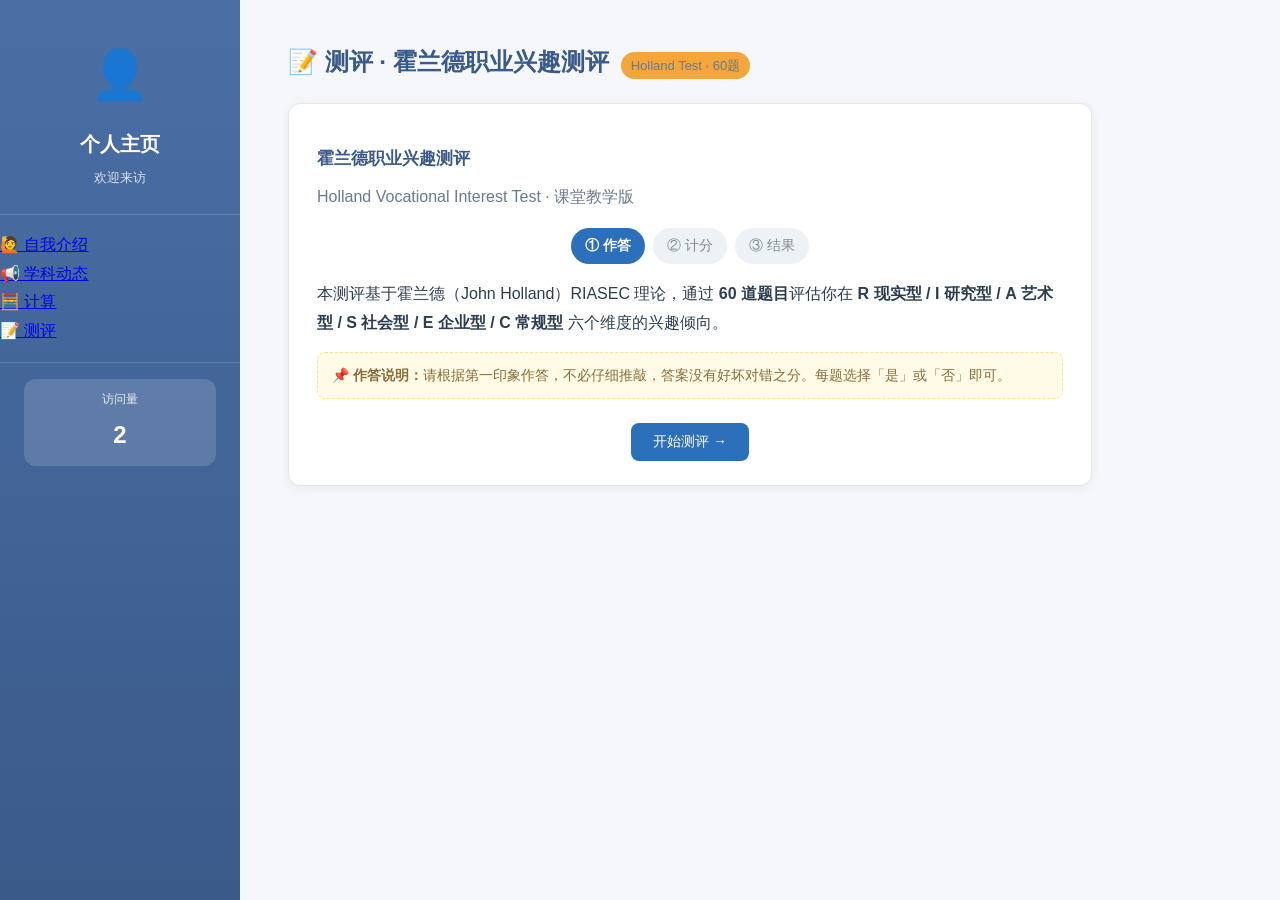
<file: holland.html>
<!DOCTYPE html>
<html lang="zh-CN">
<head>
<meta charset="UTF-8">
<meta name="viewport" content="width=device-width, initial-scale=1.0">
<title>霍兰德职业兴趣测评</title>
<link rel="stylesheet" href="css/style.css">
<style>
  .hl-wrap{max-width:860px;margin:0 auto;}
  :root{
    --primary:#2c6fbb; --primary-light:#eaf2fb; --accent:#f4a63b;
    --R:#e74c3c; --I:#8e44ad; --A:#e67e22; --S:#27ae60; --E:#d35400; --C:#2980b9;
    --bg:#f5f7fa; --card:#ffffff; --text:#2c3e50; --muted:#7f8c8d; --border:#e1e8ef;
  }
  .hl-steps{display:flex;justify-content:center;gap:8px;flex-wrap:wrap;margin:16px 0;}
  .hl-step{padding:6px 14px;border-radius:20px;background:#eef2f6;color:var(--muted);font-size:.85rem;}
  .hl-step.on{background:var(--primary);color:#fff;font-weight:bold;}
  .hl-group-title{font-size:1.1rem;color:var(--primary);border-left:4px solid var(--accent);
    padding-left:10px;margin:6px 0 18px;font-weight:bold;}
  .hl-prog{height:8px;background:#eef2f6;border-radius:4px;overflow:hidden;margin:14px 0 4px;}
  .hl-prog>div{height:100%;background:linear-gradient(90deg,var(--primary),var(--accent));width:0%;transition:.3s;}
  .hl-prog-label{text-align:right;font-size:.82rem;color:var(--muted);}
  .hl-nav{display:flex;justify-content:space-between;margin-top:18px;}
  .hl-code-big{text-align:center;margin:10px 0 6px;}
  .hl-code-letters{font-size:2.6rem;font-weight:bold;letter-spacing:6px;}
  .hl-code-scores{font-size:1rem;color:var(--muted);margin-top:6px;}
  .hl-barrow{display:flex;align-items:flex-end;justify-content:center;gap:10px;height:180px;margin:20px 0;}
  .baritem{text-align:center;font-size:.8rem;}
  .bar{width:52px;background:var(--primary);border-radius:6px 6px 0 0;transition:height .5s;margin:auto;}
  .barlabel{margin-top:6px;font-weight:bold;}
  .hl-score-grid{display:grid;grid-template-columns:repeat(3,1fr);gap:12px;margin-top:14px;}
  .score-cell{padding:12px;border-radius:8px;color:#fff;text-align:center;}
  .score-cell .sn{font-size:1.6rem;font-weight:bold;}
  .hl-result-box{background:var(--primary-light);border-radius:10px;padding:18px;margin-top:14px;}
  .hl-result-box h4{color:var(--primary);margin-bottom:8px;font-size:1rem;}
  .hl-legend{display:flex;flex-wrap:wrap;gap:10px;justify-content:center;margin-top:12px;font-size:.82rem;}
  .hl-dot{width:12px;height:12px;border-radius:50%;display:inline-block;}
  @media(max-width:600px){.hl-score-grid{grid-template-columns:repeat(2,1fr);}}
</style>
</head>
<body>
    <aside class="sidebar">
        <div class="profile">
            <div class="avatar">👤</div>
            <h1 class="site-title">个人主页</h1>
            <p class="site-subtitle">欢迎来访</p>
        </div>
        <nav>
            <ul class="nav-list">
                <li><a href="index.html#intro">🙋 自我介绍</a></li>
                <li><a href="index.html#news">📢 学科动态</a></li>
                <li><a href="index.html#tools">🧮 计算</a></li>
                <li><a href="index.html#assess" class="active">📝 测评</a></li>
            </ul>
        </nav>
        <div class="sidebar-footer">
            <div class="stat-mini">
                <span class="stat-label">访问量</span>
                <span class="stat-value" id="visit-count">--</span>
            </div>
        </div>
    </aside>

    <main class="content">
        <section class="section active">
            <div class="section-header">
                <h2>📝 测评 · 霍兰德职业兴趣测评</h2>
                <span class="section-tag">Holland Test · 60题</span>
            </div>
            <div class="card hl-wrap">
                <div id="hl-app">
                    <!-- 欢迎页 -->
                    <div id="page-intro">
                        <h3>霍兰德职业兴趣测评</h3>
                        <p class="lead">Holland Vocational Interest Test · 课堂教学版</p>
                        <div class="hl-steps">
                            <span class="hl-step on">① 作答</span>
                            <span class="hl-step">② 计分</span>
                            <span class="hl-step">③ 结果</span>
                        </div>
                        <p>本测评基于霍兰德（John Holland）RIASEC 理论，通过 <b>60 道题目</b>评估你在
                            <b>R 现实型 / I 研究型 / A 艺术型 / S 社会型 / E 企业型 / C 常规型</b> 六个维度的兴趣倾向。</p>
                        <div class="hint" style="margin-top:14px;">📌 <b>作答说明：</b>请根据第一印象作答，不必仔细推敲，答案没有好坏对错之分。每题选择「是」或「否」即可。</div>
                        <div style="text-align:center;margin-top:18px;">
                            <button class="btn" onclick="Holland.startTest()">开始测评 →</button>
                        </div>
                    </div>

                    <!-- 答题页 -->
                    <div id="page-test" style="display:none;">
                        <h4 class="hl-group-title" id="groupTitle"></h4>
                        <div class="hl-prog"><div id="progBar"></div></div>
                        <div class="hl-prog-label" id="progLabel"></div>
                        <div id="questions"></div>
                        <div class="hl-nav">
                            <button class="btn btn-secondary" id="btnPrev" onclick="Holland.prevPage()">← 上一页</button>
                            <button class="btn" id="btnNext" onclick="Holland.nextPage()">下一页 →</button>
                        </div>
                    </div>

                    <!-- 结果页 -->
                    <div id="page-result" style="display:none;">
                        <h3 style="text-align:center;">你的测评结果</h3>
                        <div class="hl-code-big">
                            <div class="hl-code-letters" id="codeLetters">RIA</div>
                            <div class="hl-code-scores" id="codeScores"></div>
                        </div>
                        <div class="hl-barrow" id="barChart"></div>
                        <div class="hl-legend">
                            <span><span class="hl-dot" style="background:#e74c3c"></span>R 现实</span>
                            <span><span class="hl-dot" style="background:#8e44ad"></span>I 研究</span>
                            <span><span class="hl-dot" style="background:#e67e22"></span>A 艺术</span>
                            <span><span class="hl-dot" style="background:#27ae60"></span>S 社会</span>
                            <span><span class="hl-dot" style="background:#d35400"></span>E 企业</span>
                            <span><span class="hl-dot" style="background:#2980b9"></span>C 常规</span>
                        </div>
                        <div class="hl-score-grid" id="scoreGrid"></div>
                        <div class="hl-result-box">
                            <h4>🎯 人格倾向解读</h4>
                            <div id="typeDesc"></div>
                        </div>
                        <div class="hl-result-box">
                            <h4>💼 匹配职业参考</h4>
                            <div id="jobList"></div>
                        </div>
                        <div class="hint" style="margin-top:14px;">💡 <b>课堂提示：</b>霍兰德代码前两位（尤其第一位）最具参考价值。职业选择还需结合能力、价值观与外部环境综合判断，本结果仅供参考。</div>
                        <div style="text-align:center;margin-top:18px;">
                            <button class="btn btn-secondary" onclick="Holland.restart()">重新测评</button>
                            <a href="index.html#assess" class="btn btn-secondary" style="margin-left:10px;">← 返回主页</a>
                        </div>
                    </div>
                </div>
            </div>
        </section>
    </main>

    <script src="js/visits.js"></script>
    <script src="js/holland.js"></script>
    <script src="js/main.js"></script>
</body>
</html>
</file>
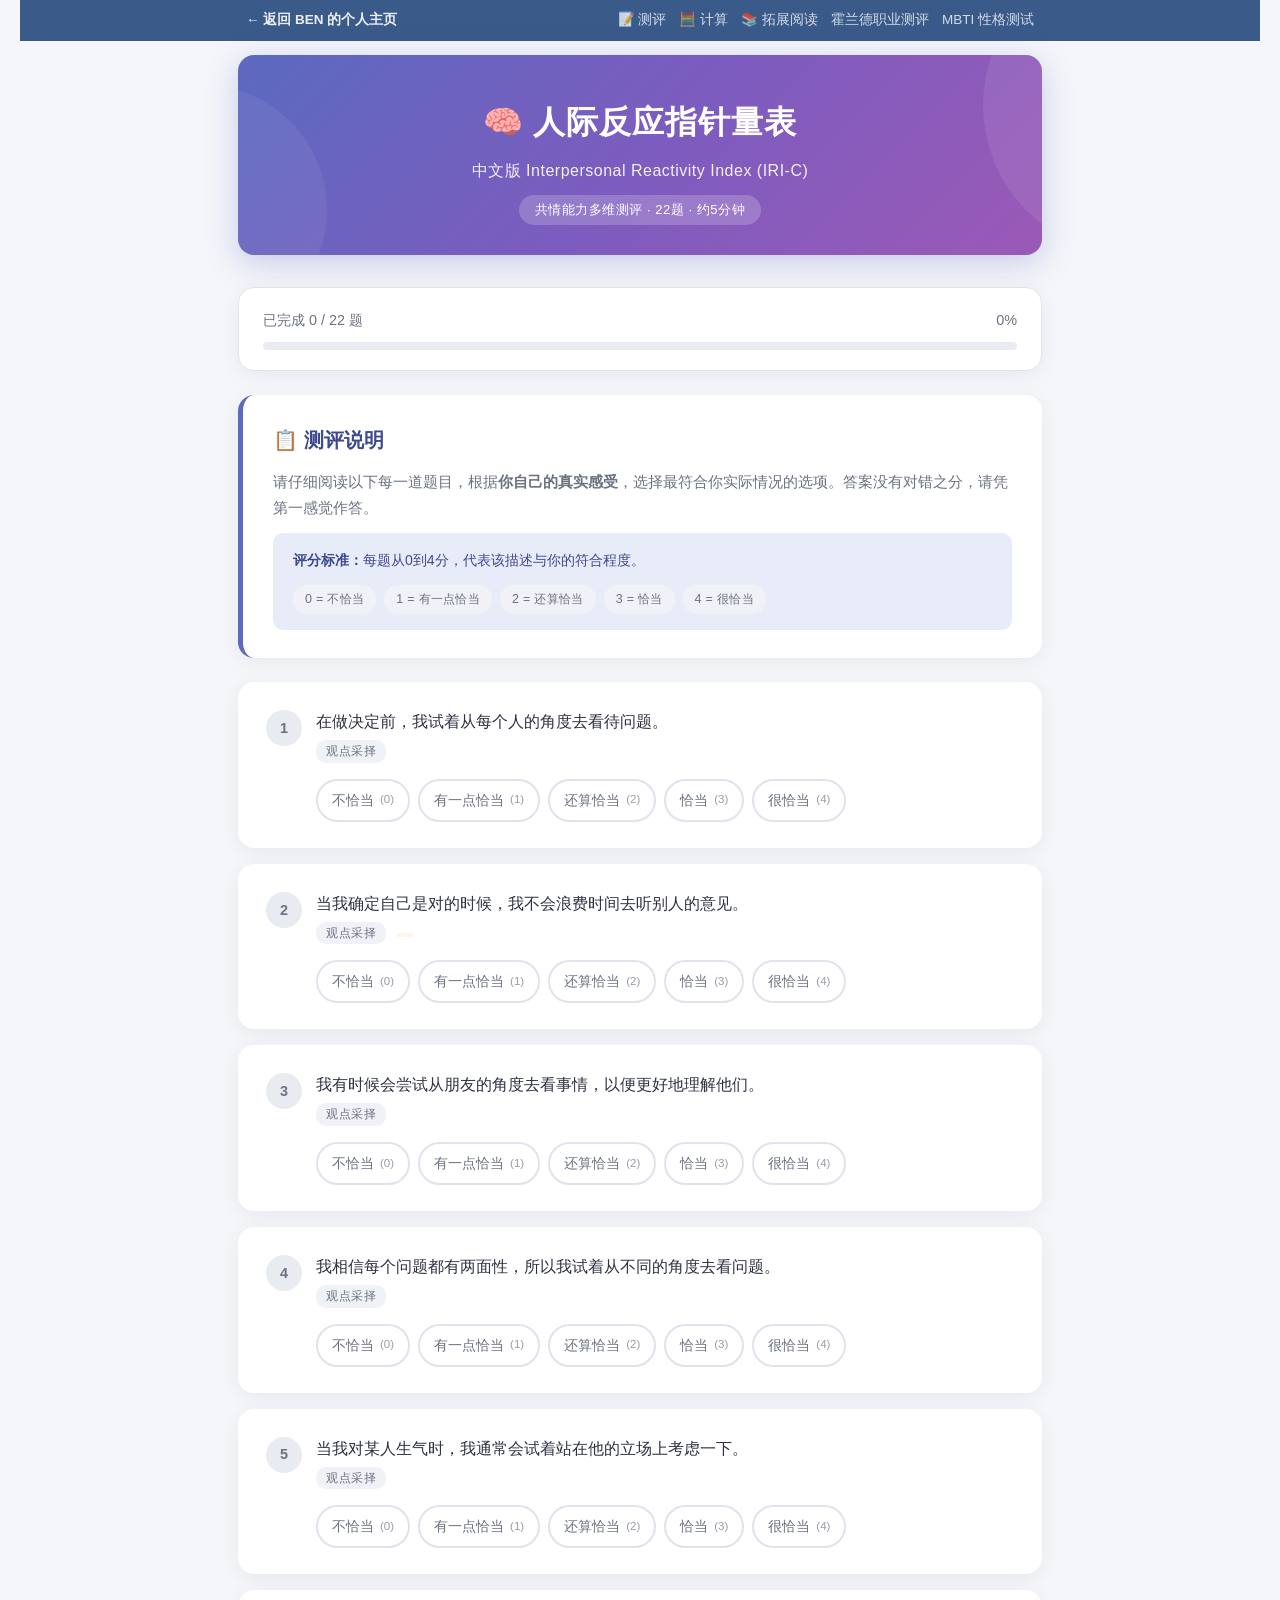
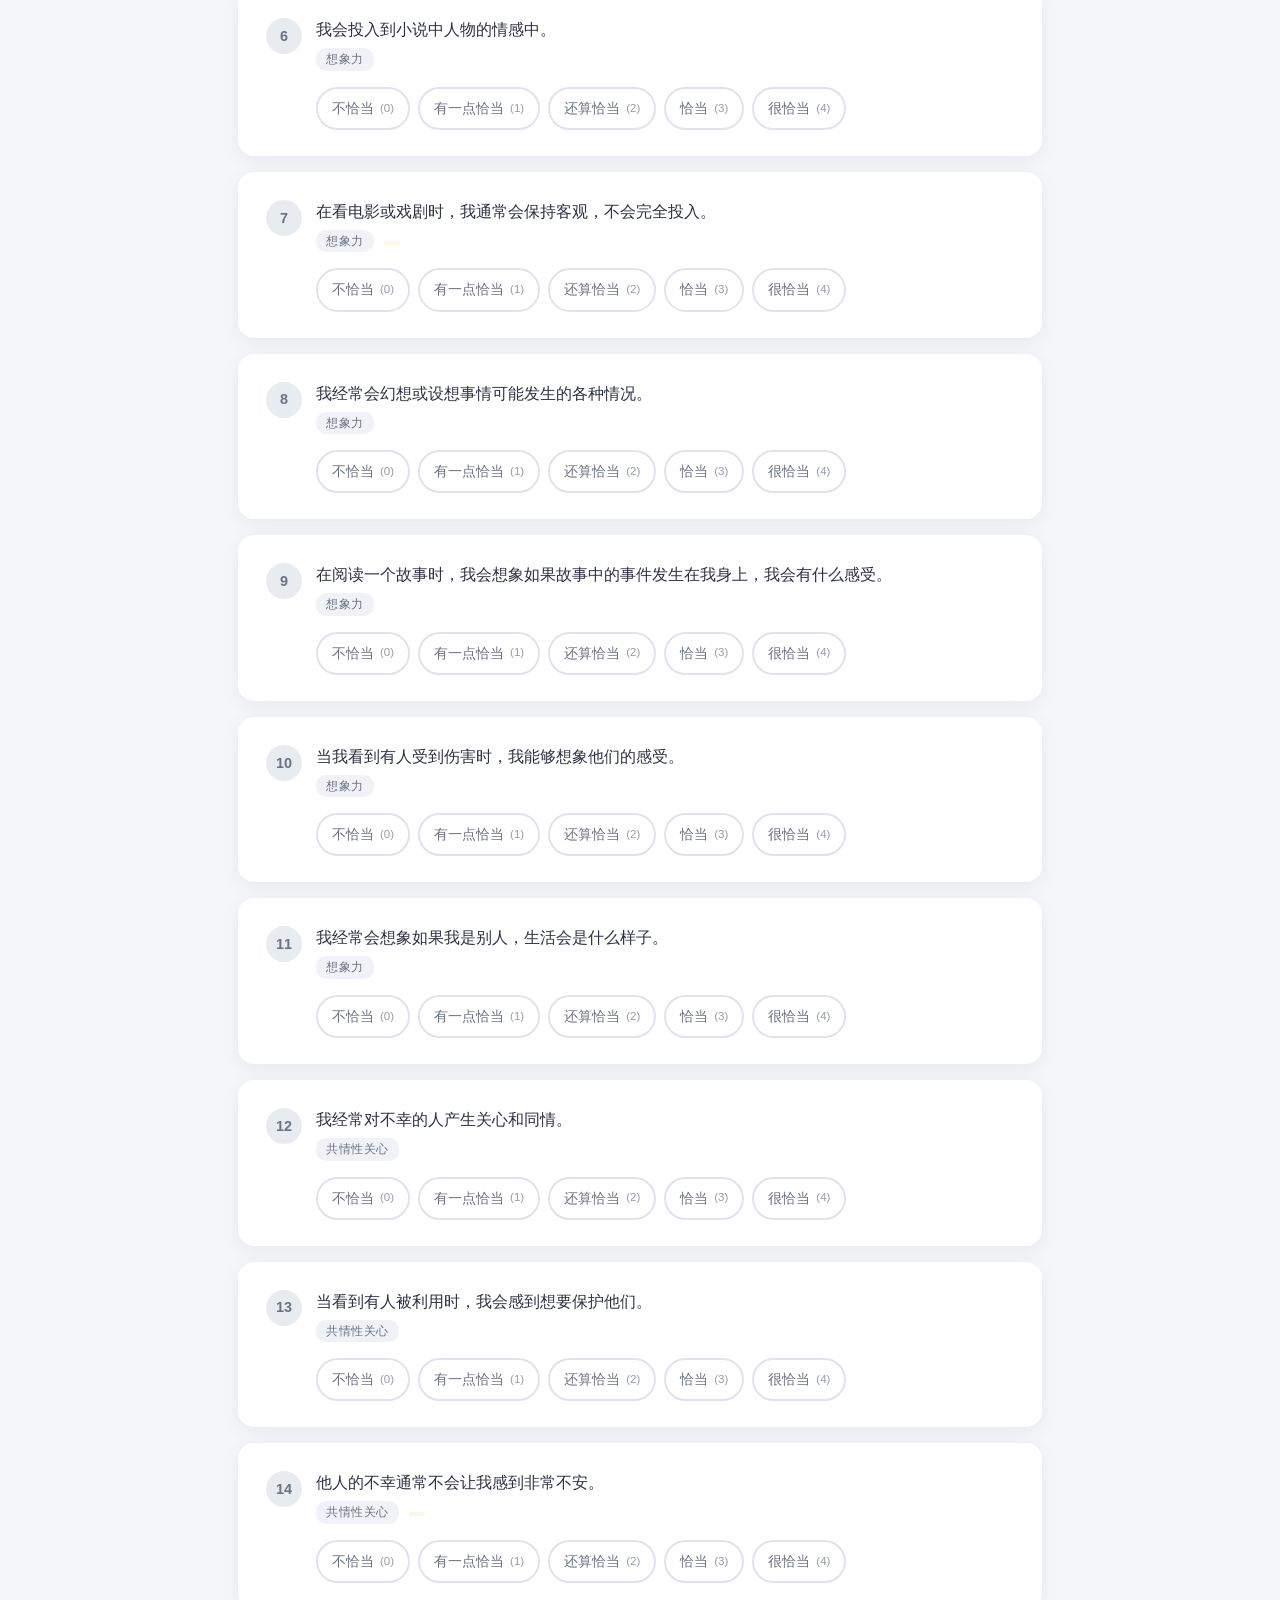
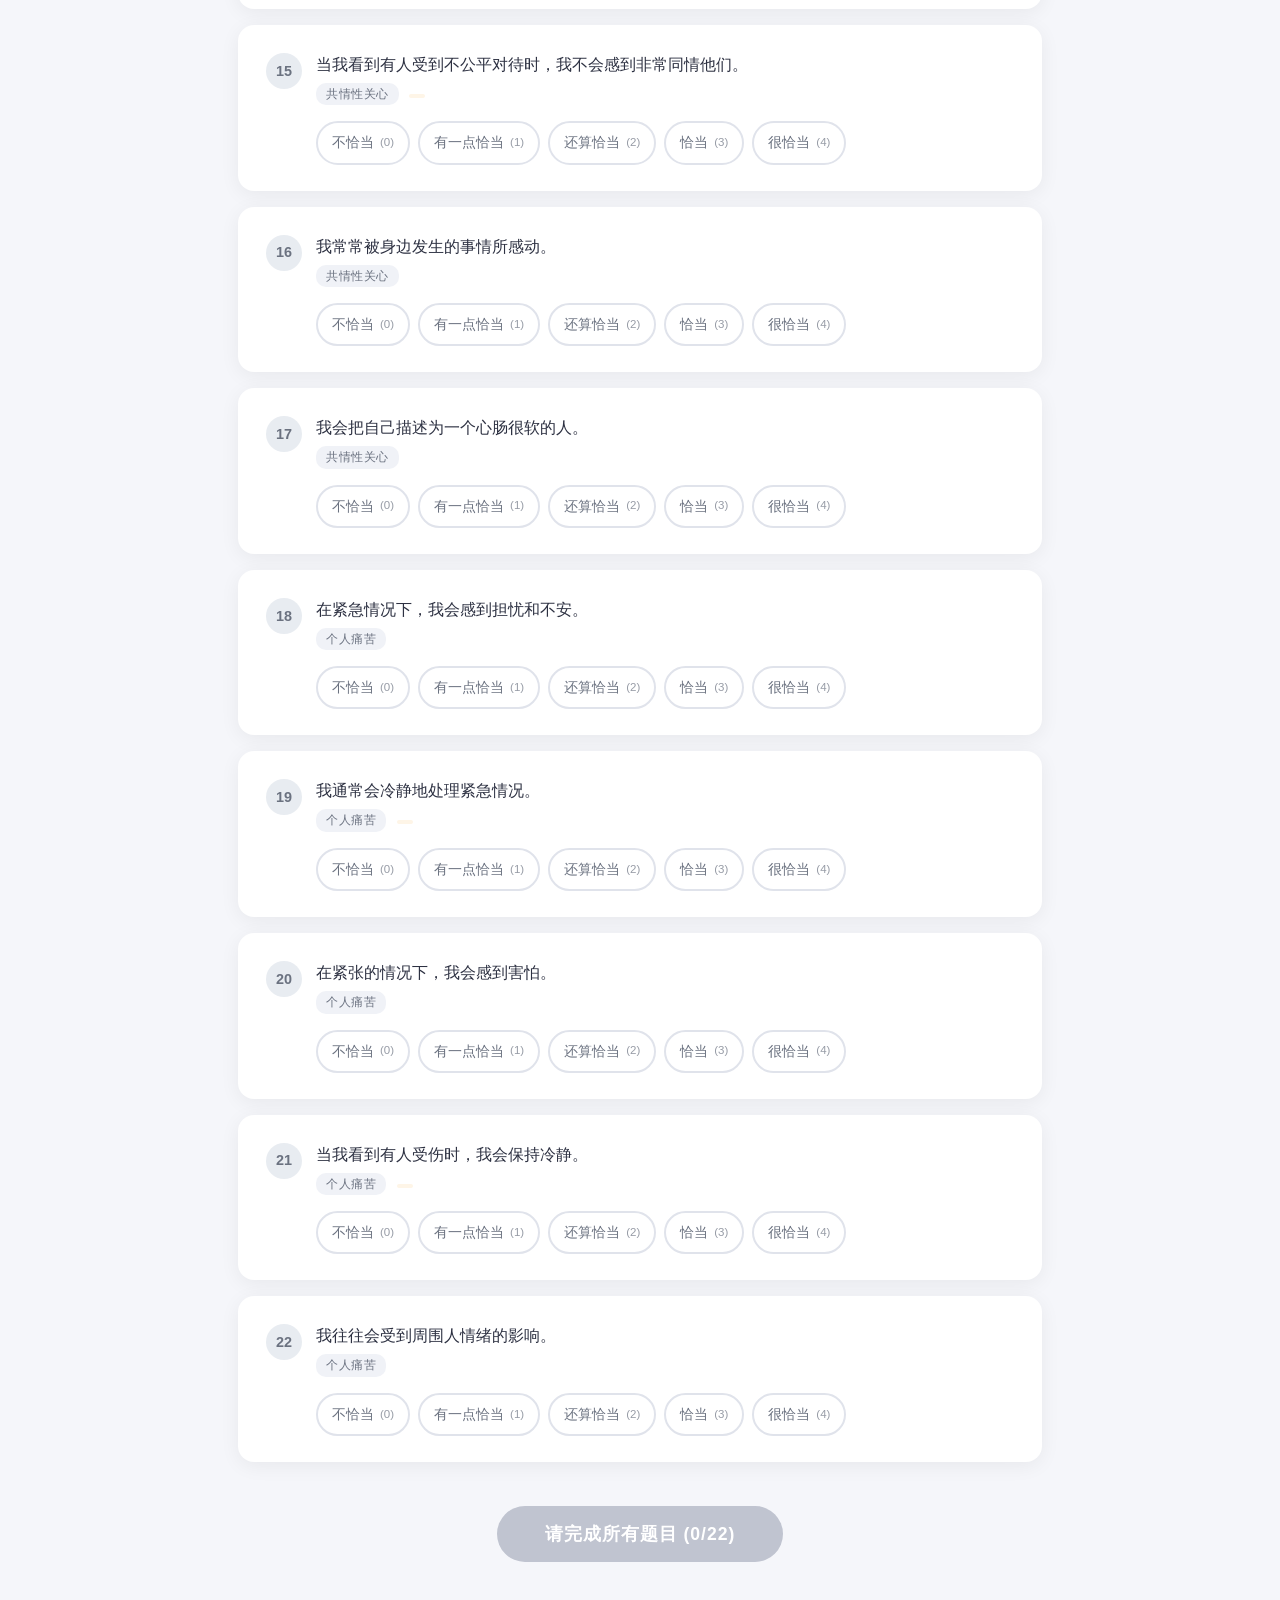
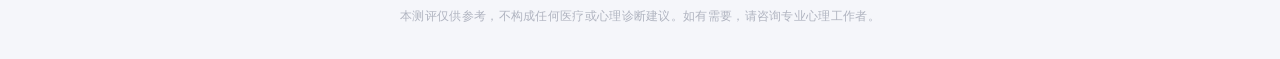
<file: IRC.html>
<!DOCTYPE html>
<html lang="zh-CN">
<head>
    <meta charset="UTF-8">
    <meta name="viewport" content="width=device-width, initial-scale=1.0">
    <title>人际反应指针量表（IRI-C）共情能力测评</title>
    <style>
        :root {
            --primary: #5b6abf;
            --primary-dark: #3d4a8f;
            --primary-light: #e8ecf8;
            --accent: #7c5cbf;
            --success: #4caf50;
            --warning: #ff9800;
            --danger: #f44336;
            --text: #2d3142;
            --text-light: #6b7280;
            --bg: #f5f6fa;
            --card-bg: #ffffff;
            --border: #e0e3eb;
            --shadow: 0 4px 20px rgba(0, 0, 0, 0.06);
            --shadow-hover: 0 8px 30px rgba(0, 0, 0, 0.1);
            --radius: 16px;
            --radius-sm: 10px;
            --transition: 0.3s cubic-bezier(0.4, 0, 0.2, 1);
            --font: 'PingFang SC', 'Microsoft YaHei', 'Noto Sans SC', 'Helvetica Neue', Arial, sans-serif;
        }

        * {
            margin: 0;
            padding: 0;
            box-sizing: border-box;
        }

        body {
            font-family: var(--font);
            background: var(--bg);
            color: var(--text);
            line-height: 1.7;
            min-height: 100vh;
            padding: 20px;
            display: flex;
            justify-content: center;
            /* 允许站点导航条独占一行，主体内容换到下一行 */
            flex-wrap: wrap;
            align-content: flex-start;
        }

        .container {
            max-width: 820px;
            width: 100%;
            padding: 0 8px;
        }

        /* Header */
        .header {
            text-align: center;
            padding: 40px 20px 30px;
            background: linear-gradient(135deg, #5b6abf 0%, #7c5cbf 50%, #9b59b6 100%);
            border-radius: var(--radius);
            color: #fff;
            margin-bottom: 32px;
            position: relative;
            overflow: hidden;
            box-shadow: 0 8px 32px rgba(91, 106, 191, 0.3);
        }
        .header::before {
            content: '';
            position: absolute;
            top: -50%;
            right: -30%;
            width: 300px;
            height: 300px;
            border-radius: 50%;
            background: rgba(255, 255, 255, 0.08);
        }
        .header::after {
            content: '';
            position: absolute;
            bottom: -40%;
            left: -20%;
            width: 250px;
            height: 250px;
            border-radius: 50%;
            background: rgba(255, 255, 255, 0.06);
        }
        .header h1 {
            font-size: 2rem;
            font-weight: 700;
            letter-spacing: 1px;
            position: relative;
            z-index: 1;
            margin-bottom: 8px;
        }
        .header .subtitle {
            font-size: 1rem;
            opacity: 0.9;
            position: relative;
            z-index: 1;
            font-weight: 400;
            letter-spacing: 0.5px;
        }
        .header .badge {
            display: inline-block;
            background: rgba(255, 255, 255, 0.2);
            padding: 4px 16px;
            border-radius: 20px;
            font-size: 0.82rem;
            margin-top: 10px;
            position: relative;
            z-index: 1;
            backdrop-filter: blur(4px);
            letter-spacing: 0.5px;
        }

        /* Progress */
        .progress-wrapper {
            background: var(--card-bg);
            border-radius: var(--radius);
            padding: 20px 24px;
            box-shadow: var(--shadow);
            margin-bottom: 24px;
            position: sticky;
            top: 12px;
            z-index: 50;
            backdrop-filter: blur(10px);
            background: rgba(255, 255, 255, 0.95);
            border: 1px solid var(--border);
        }
        .progress-info {
            display: flex;
            justify-content: space-between;
            align-items: center;
            margin-bottom: 10px;
            font-size: 0.9rem;
            color: var(--text-light);
            font-weight: 500;
        }
        .progress-bar-outer {
            height: 8px;
            background: #e8ecf1;
            border-radius: 4px;
            overflow: hidden;
            transition: var(--transition);
        }
        .progress-bar-inner {
            height: 100%;
            background: linear-gradient(90deg, var(--primary), var(--accent));
            border-radius: 4px;
            transition: width 0.5s ease;
            width: 0%;
            position: relative;
        }
        .progress-bar-inner::after {
            content: '';
            position: absolute;
            top: 0;
            left: 0;
            right: 0;
            bottom: 0;
            background: linear-gradient(90deg, transparent, rgba(255, 255, 255, 0.3), transparent);
            animation: shimmer 1.5s infinite;
        }
        @keyframes shimmer {
            0% {
                transform: translateX(-100%);
            }
            100% {
                transform: translateX(100%);
            }
        }

        /* Intro */
        .intro {
            background: var(--card-bg);
            border-radius: var(--radius);
            padding: 28px 30px;
            box-shadow: var(--shadow);
            margin-bottom: 24px;
            border-left: 5px solid var(--primary);
            transition: var(--transition);
        }
        .intro h2 {
            font-size: 1.25rem;
            color: var(--primary-dark);
            margin-bottom: 12px;
            font-weight: 600;
            display: flex;
            align-items: center;
            gap: 8px;
        }
        .intro p {
            color: var(--text-light);
            font-size: 0.95rem;
            margin-bottom: 8px;
        }
        .intro .instructions {
            background: var(--primary-light);
            border-radius: var(--radius-sm);
            padding: 16px 20px;
            margin-top: 12px;
            font-size: 0.88rem;
            color: var(--primary-dark);
        }
        .intro .instructions strong {
            font-weight: 600;
        }
        .scale-hint {
            display: flex;
            flex-wrap: wrap;
            gap: 8px;
            margin-top: 12px;
        }
        .scale-hint span {
            background: #f0f2f7;
            padding: 4px 12px;
            border-radius: 14px;
            font-size: 0.78rem;
            color: var(--text-light);
            letter-spacing: 0.3px;
        }

        /* Question Card */
        .question-card {
            background: var(--card-bg);
            border-radius: var(--radius);
            padding: 24px 26px;
            box-shadow: var(--shadow);
            margin-bottom: 16px;
            transition: var(--transition);
            border: 2px solid transparent;
            position: relative;
        }
        .question-card:hover {
            box-shadow: var(--shadow-hover);
            border-color: #e0e3eb;
        }
        .question-card.answered {
            border-color: var(--primary);
            background: #fafbff;
        }
        .question-card.answered .q-number {
            background: var(--primary);
            color: #fff;
        }
        .q-header {
            display: flex;
            align-items: flex-start;
            gap: 14px;
            margin-bottom: 16px;
        }
        .q-number {
            flex-shrink: 0;
            width: 36px;
            height: 36px;
            border-radius: 50%;
            background: #e8ecf1;
            color: var(--text-light);
            display: flex;
            align-items: center;
            justify-content: center;
            font-weight: 700;
            font-size: 0.9rem;
            transition: var(--transition);
            margin-top: 2px;
        }
        .q-text {
            font-size: 1.02rem;
            font-weight: 500;
            color: var(--text);
            line-height: 1.6;
            flex: 1;
        }
        .q-dimension {
            font-size: 0.72rem;
            color: var(--text-light);
            background: #f0f2f7;
            padding: 2px 10px;
            border-radius: 10px;
            display: inline-block;
            margin-top: 6px;
            letter-spacing: 0.5px;
        }
        .q-reverse {
            font-size: 0.7rem;
            color: #e67e22;
            background: #fef5e7;
            padding: 2px 8px;
            border-radius: 10px;
            display: inline-block;
            margin-top: 6px;
            margin-left: 6px;
        }

        /* Options */
        .options {
            display: flex;
            flex-wrap: wrap;
            gap: 8px;
            padding-left: 50px;
        }
        .option-label {
            display: flex;
            align-items: center;
            gap: 6px;
            cursor: pointer;
            padding: 8px 14px;
            border-radius: 24px;
            border: 2px solid #e0e3eb;
            transition: var(--transition);
            font-size: 0.85rem;
            font-weight: 500;
            color: var(--text-light);
            background: #fff;
            user-select: none;
            -webkit-tap-highlight-color: transparent;
            position: relative;
        }
        .option-label:hover {
            border-color: var(--primary);
            color: var(--primary);
            background: var(--primary-light);
            transform: translateY(-1px);
        }
        .option-label input[type="radio"] {
            position: absolute;
            opacity: 0;
            width: 0;
            height: 0;
            pointer-events: none;
        }
        .option-label.selected {
            border-color: var(--primary);
            background: var(--primary);
            color: #fff;
            box-shadow: 0 4px 12px rgba(91, 106, 191, 0.35);
            transform: translateY(-1px);
        }
        .option-label.selected:hover {
            background: var(--primary-dark);
            border-color: var(--primary-dark);
            color: #fff;
        }
        .option-value {
            font-size: 0.72rem;
            opacity: 0.7;
            font-weight: 400;
        }

        /* Submit button */
        .submit-section {
            text-align: center;
            padding: 28px 0 20px;
        }
        .btn-submit {
            background: linear-gradient(135deg, var(--primary) 0%, var(--accent) 100%);
            color: #fff;
            border: none;
            padding: 16px 48px;
            font-size: 1.1rem;
            font-weight: 600;
            border-radius: 40px;
            cursor: pointer;
            transition: var(--transition);
            box-shadow: 0 6px 24px rgba(91, 106, 191, 0.35);
            letter-spacing: 1px;
            position: relative;
            overflow: hidden;
            font-family: var(--font);
        }
        .btn-submit:hover {
            transform: translateY(-2px);
            box-shadow: 0 10px 32px rgba(91, 106, 191, 0.45);
        }
        .btn-submit:active {
            transform: translateY(0);
            box-shadow: 0 4px 16px rgba(91, 106, 191, 0.3);
        }
        .btn-submit:disabled {
            background: #c0c4d0;
            cursor: not-allowed;
            box-shadow: none;
            transform: none;
        }
        .btn-submit::after {
            content: '';
            position: absolute;
            top: -50%;
            left: -50%;
            width: 200%;
            height: 200%;
            background: radial-gradient(circle, rgba(255, 255, 255, 0.2) 0%, transparent 60%);
            opacity: 0;
            transition: opacity 0.5s;
            pointer-events: none;
        }
        .btn-submit:hover::after {
            opacity: 1;
        }
        .btn-reset {
            background: transparent;
            color: var(--text-light);
            border: 2px solid #d0d4dd;
            padding: 10px 28px;
            font-size: 0.9rem;
            font-weight: 500;
            border-radius: 30px;
            cursor: pointer;
            transition: var(--transition);
            margin-top: 12px;
            font-family: var(--font);
            letter-spacing: 0.5px;
        }
        .btn-reset:hover {
            border-color: var(--text-light);
            color: var(--text);
            background: #f8f9fb;
        }

        /* Result Section */
        .result-section {
            display: none;
            animation: fadeInUp 0.6s ease;
        }
        @keyframes fadeInUp {
            from {
                opacity: 0;
                transform: translateY(30px);
            }
            to {
                opacity: 1;
                transform: translateY(0);
            }
        }
        .result-card {
            background: var(--card-bg);
            border-radius: var(--radius);
            padding: 32px 30px;
            box-shadow: var(--shadow);
            margin-bottom: 20px;
            transition: var(--transition);
        }
        .result-card.main-result {
            background: linear-gradient(135deg, #fafbff 0%, #f5f0ff 100%);
            border: 2px solid #e0d9f0;
            text-align: center;
            padding: 36px 30px;
        }
        .result-title {
            font-size: 1.6rem;
            font-weight: 700;
            color: var(--primary-dark);
            margin-bottom: 6px;
            letter-spacing: 1px;
        }
        .result-subtitle {
            font-size: 1rem;
            color: var(--text-light);
            margin-bottom: 18px;
        }
        .total-score {
            font-size: 3.5rem;
            font-weight: 800;
            background: linear-gradient(135deg, var(--primary), var(--accent));
            -webkit-background-clip: text;
            -webkit-text-fill-color: transparent;
            background-clip: text;
            line-height: 1.2;
        }
        .total-score-label {
            font-size: 0.9rem;
            color: var(--text-light);
            margin-top: 4px;
        }
        .total-badge {
            display: inline-block;
            padding: 6px 20px;
            border-radius: 20px;
            font-weight: 600;
            font-size: 0.95rem;
            margin-top: 12px;
            letter-spacing: 0.5px;
        }
        .badge-high {
            background: #e8f5e9;
            color: #2e7d32;
        }
        .badge-medium {
            background: #fff3e0;
            color: #e65100;
        }
        .badge-low {
            background: #fce4ec;
            color: #c62828;
        }

        /* Dimension bars */
        .dimension-results {
            display: grid;
            gap: 18px;
            margin-top: 20px;
        }
        .dimension-item {
            text-align: left;
        }
        .dimension-header {
            display: flex;
            justify-content: space-between;
            align-items: center;
            margin-bottom: 6px;
            flex-wrap: wrap;
            gap: 6px;
        }
        .dimension-name {
            font-weight: 600;
            font-size: 0.95rem;
            color: var(--text);
        }
        .dimension-score {
            font-weight: 700;
            font-size: 1rem;
            color: var(--primary);
        }
        .dimension-max {
            font-size: 0.78rem;
            color: var(--text-light);
            font-weight: 400;
        }
        .dimension-bar-outer {
            height: 10px;
            background: #e8ecf1;
            border-radius: 5px;
            overflow: hidden;
            position: relative;
        }
        .dimension-bar-inner {
            height: 100%;
            border-radius: 5px;
            transition: width 1s ease;
            position: relative;
        }
        .dimension-bar-inner.pt-bar {
            background: linear-gradient(90deg, #5b6abf, #7c9bdf);
        }
        .dimension-bar-inner.fs-bar {
            background: linear-gradient(90deg, #7c5cbf, #9b7cdb);
        }
        .dimension-bar-inner.ec-bar {
            background: linear-gradient(90deg, #e07b9c, #f0a0b8);
        }
        .dimension-bar-inner.pd-bar {
            background: linear-gradient(90deg, #e8a04c, #f0c078);
        }
        .dimension-level {
            font-size: 0.78rem;
            padding: 2px 10px;
            border-radius: 10px;
            font-weight: 500;
            display: inline-block;
        }
        .level-high {
            background: #e8f5e9;
            color: #2e7d32;
        }
        .level-medium {
            background: #fff3e0;
            color: #e65100;
        }
        .level-low {
            background: #fce4ec;
            color: #c62828;
        }

        /* Radar chart */
        .chart-container {
            display: flex;
            justify-content: center;
            align-items: center;
            padding: 12px 0;
            flex-wrap: wrap;
            gap: 20px;
        }
        canvas#radarChart {
            max-width: 100%;
            width: 300px;
            height: 300px;
        }

        /* Interpretation */
        .interpretation-section {
            margin-top: 20px;
        }
        .interpretation-item {
            padding: 18px 20px;
            border-radius: var(--radius-sm);
            margin-bottom: 12px;
            background: #fafbfc;
            border-left: 4px solid var(--primary);
            transition: var(--transition);
        }
        .interpretation-item:hover {
            background: #f5f6fa;
        }
        .interpretation-item h4 {
            font-size: 0.95rem;
            font-weight: 600;
            color: var(--text);
            margin-bottom: 6px;
            display: flex;
            align-items: center;
            gap: 6px;
        }
        .interpretation-item p {
            font-size: 0.88rem;
            color: var(--text-light);
            line-height: 1.7;
        }
        .interpretation-item.strength {
            border-left-color: var(--success);
        }
        .interpretation-item.attention {
            border-left-color: var(--warning);
        }
        .interpretation-item.suggestion {
            border-left-color: var(--accent);
        }

        /* Suggestions */
        .suggestions-grid {
            display: grid;
            grid-template-columns: repeat(auto-fit, minmax(220px, 1fr));
            gap: 14px;
            margin-top: 16px;
        }
        .suggestion-card {
            background: #fafbfc;
            border-radius: var(--radius-sm);
            padding: 16px 18px;
            border: 1px solid #e8ecf1;
            transition: var(--transition);
            font-size: 0.85rem;
            color: var(--text-light);
        }
        .suggestion-card:hover {
            background: #fff;
            box-shadow: var(--shadow);
            border-color: #d0d4dd;
        }
        .suggestion-card strong {
            color: var(--text);
            font-weight: 600;
            display: block;
            margin-bottom: 4px;
            font-size: 0.88rem;
        }

        /* Buttons row in result */
        .result-actions {
            display: flex;
            gap: 12px;
            justify-content: center;
            flex-wrap: wrap;
            margin-top: 24px;
        }
        .btn-secondary {
            background: #fff;
            color: var(--primary);
            border: 2px solid var(--primary);
            padding: 10px 28px;
            font-size: 0.9rem;
            font-weight: 600;
            border-radius: 30px;
            cursor: pointer;
            transition: var(--transition);
            font-family: var(--font);
            letter-spacing: 0.5px;
        }
        .btn-secondary:hover {
            background: var(--primary-light);
            border-color: var(--primary-dark);
            color: var(--primary-dark);
        }
        .btn-print {
            background: #fff;
            color: var(--text);
            border: 2px solid #d0d4dd;
            padding: 10px 28px;
            font-size: 0.9rem;
            font-weight: 500;
            border-radius: 30px;
            cursor: pointer;
            transition: var(--transition);
            font-family: var(--font);
        }
        .btn-print:hover {
            border-color: var(--text-light);
            background: #f8f9fb;
        }

        /* Footer */
        .footer {
            text-align: center;
            padding: 24px 0 12px;
            font-size: 0.78rem;
            color: #b0b4c0;
            letter-spacing: 0.3px;
        }

        /* Responsive */
        @media (max-width: 600px) {
            body {
                padding: 8px;
            }
            .header {
                padding: 28px 16px 22px;
                border-radius: 14px;
            }
            .header h1 {
                font-size: 1.4rem;
            }
            .header .subtitle {
                font-size: 0.85rem;
            }
            .intro {
                padding: 20px 18px;
            }
            .question-card {
                padding: 18px 16px;
                border-radius: 12px;
            }
            .options {
                padding-left: 0;
                gap: 6px;
            }
            .option-label {
                padding: 6px 10px;
                font-size: 0.78rem;
                border-radius: 18px;
                flex: 1 1 calc(50% - 6px);
                justify-content: center;
                text-align: center;
            }
            .option-label .option-value {
                display: none;
            }
            .q-text {
                font-size: 0.92rem;
            }
            .q-number {
                width: 30px;
                height: 30px;
                font-size: 0.8rem;
            }
            .progress-wrapper {
                padding: 14px 16px;
                top: 6px;
                border-radius: 12px;
            }
            .btn-submit {
                padding: 14px 32px;
                font-size: 1rem;
                width: 100%;
                max-width: 360px;
            }
            .result-card {
                padding: 22px 16px;
            }
            .total-score {
                font-size: 2.8rem;
            }
            .suggestions-grid {
                grid-template-columns: 1fr;
            }
            .result-actions {
                flex-direction: column;
                align-items: center;
            }
            .btn-secondary,
            .btn-print {
                width: 100%;
                max-width: 280px;
                text-align: center;
            }
            .chart-container canvas#radarChart {
                width: 240px;
                height: 240px;
            }
        }
        @media (max-width: 380px) {
            .option-label {
                flex: 1 1 100%;
                justify-content: flex-start;
                text-align: left;
            }
            .option-label .option-value {
                display: inline;
                font-size: 0.68rem;
            }
        }

        /* Print styles */
        @media print {
            body {
                background: #fff;
                padding: 0;
            }
            .header,
            .progress-wrapper,
            .intro,
            .submit-section,
            .result-actions,
            .footer,
            .btn-reset {
                display: none !important;
            }
            .result-section {
                display: block !important;
            }
            .result-card {
                box-shadow: none;
                border: 1px solid #ddd;
                break-inside: avoid;
                page-break-inside: avoid;
            }
            .question-card {
                display: none !important;
            }
            .container {
                max-width: 100%;
            }
            .sitebar {
                display: none !important;
            }
        }

        /* ---------- 站点导航条（与主站统一配色） ---------- */
        .sitebar {
            /* body 为 flex 居中布局，占满整行并抵消 20px 内边距，实现通栏 */
            flex: 0 0 100%;
            width: 100%;
            margin: -20px -20px 14px;
            background: #3a5a8a;
            color: #fff;
        }
        .sitebar .sb-wrap {
            max-width: 820px;
            margin: 0 auto;
            padding: 9px 16px;
            display: flex;
            align-items: center;
            gap: 12px;
        }
        .sitebar a {
            color: #fff;
            text-decoration: none;
            font-size: 13.5px;
            opacity: .9;
            white-space: nowrap;
        }
        .sitebar a:hover { opacity: 1; text-decoration: underline; }
        .sitebar .sb-home {
            font-weight: 700;
            display: inline-flex;
            align-items: center;
            gap: 6px;
        }
        .sitebar .sb-links {
            margin-left: auto;
            display: flex;
            gap: 13px;
            flex-wrap: wrap;
        }
        .sitebar .sb-links a { opacity: .78; }
        @media (max-width: 720px) {
            .sitebar .sb-links { display: none; }
            .sitebar .sb-wrap { padding: 8px 14px; }
        }
    </style>
</head>
<body>
    <!-- 站点导航条（返回主页 + 栏目快捷入口） -->
    <nav class="sitebar">
        <div class="sb-wrap">
            <a href="index.html#intro" class="sb-home">← 返回 BEN 的个人主页</a>
            <div class="sb-links">
                <a href="index.html#assess">📝 测评</a>
                <a href="index.html#tools">🧮 计算</a>
                <a href="index.html#read">📚 拓展阅读</a>
                <a href="holland.html">霍兰德职业测评</a>
                <a href="MBTItest.html">MBTI 性格测试</a>
            </div>
        </div>
    </nav>

    <div class="container">
        <!-- Header -->
        <div class="header">
            <h1>🧠 人际反应指针量表</h1>
            <div class="subtitle">中文版 Interpersonal Reactivity Index (IRI-C)</div>
            <div class="badge">共情能力多维测评 · 22题 · 约5分钟</div>
        </div>

        <!-- Progress -->
        <div class="progress-wrapper" id="progressWrapper">
            <div class="progress-info">
                <span id="progressText">已完成 0 / 22 题</span>
                <span id="progressPercent">0%</span>
            </div>
            <div class="progress-bar-outer">
                <div class="progress-bar-inner" id="progressBar"></div>
            </div>
        </div>

        <!-- Intro -->
        <div class="intro" id="introSection">
            <h2>📋 测评说明</h2>
            <p>请仔细阅读以下每一道题目，根据<strong>你自己的真实感受</strong>，选择最符合你实际情况的选项。答案没有对错之分，请凭第一感觉作答。</p>
            <div class="instructions">
                <strong>评分标准：</strong>每题从0到4分，代表该描述与你的符合程度。
                <div class="scale-hint">
                    <span>0 = 不恰当</span>
                    <span>1 = 有一点恰当</span>
                    <span>2 = 还算恰当</span>
                    <span>3 = 恰当</span>
                    <span>4 = 很恰当</span>
                </div>
            </div>
        </div>

        <!-- Questions -->
        <div id="questionsContainer"></div>

        <!-- Submit -->
        <div class="submit-section" id="submitSection">
            <button class="btn-submit" id="btnSubmit" disabled>提交测评</button>
            <br>
            <button class="btn-reset" id="btnReset" style="display:none;">重新作答</button>
        </div>

        <!-- Result -->
        <div class="result-section" id="resultSection">
            <!-- Main result -->
            <div class="result-card main-result">
                <div class="result-title">📊 测评结果</div>
                <div class="result-subtitle">您的共情能力综合评估</div>
                <div class="total-score" id="totalScoreDisplay">0</div>
                <div class="total-score-label">共情总分（满分88分）</div>
                <div id="totalBadge"></div>
            </div>

            <!-- Dimension bars -->
            <div class="result-card">
                <h3 style="font-size:1.15rem;font-weight:600;margin-bottom:16px;color:var(--text);">📈 各维度得分</h3>
                <div class="dimension-results" id="dimensionResults"></div>
            </div>

            <!-- Radar chart -->
            <div class="result-card">
                <h3 style="font-size:1.15rem;font-weight:600;margin-bottom:10px;color:var(--text);">🕸️ 维度可视化</h3>
                <div class="chart-container">
                    <canvas id="radarChart"></canvas>
                </div>
            </div>

            <!-- Interpretation -->
            <div class="result-card">
                <h3 style="font-size:1.15rem;font-weight:600;margin-bottom:14px;color:var(--text);">🔍 详细解读</h3>
                <div class="interpretation-section" id="interpretationSection"></div>
            </div>

            <!-- Suggestions -->
            <div class="result-card">
                <h3 style="font-size:1.15rem;font-weight:600;margin-bottom:14px;color:var(--text);">💡 个性化建议</h3>
                <div id="suggestionsContainer"></div>
            </div>

            <!-- Actions -->
            <div class="result-actions">
                <button class="btn-secondary" id="btnRetake">🔄 重新测评</button>
                <button class="btn-print" id="btnPrint">🖨️ 打印结果</button>
            </div>
        </div>

        <!-- Footer -->
        <div class="footer">
            <p>本测评仅供参考，不构成任何医疗或心理诊断建议。如有需要，请咨询专业心理工作者。</p>
        </div>
    </div>

    <script>
        (function() {
            // ===== 量表数据 =====
            const questions = [
                // 观点采择 PT (1-5)
                { id: 1, text: "在做决定前，我试着从每个人的角度去看待问题。", dimension: "PT", dimensionName: "观点采择",
                    reverse: false },
                { id: 2, text: "当我确定自己是对的时候，我不会浪费时间去听别人的意见。", dimension: "PT",
                    dimensionName: "观点采择", reverse: true },
                { id: 3, text: "我有时候会尝试从朋友的角度去看事情，以便更好地理解他们。", dimension: "PT",
                    dimensionName: "观点采择", reverse: false },
                { id: 4, text: "我相信每个问题都有两面性，所以我试着从不同的角度去看问题。", dimension: "PT",
                    dimensionName: "观点采择", reverse: false },
                { id: 5, text: "当我对某人生气时，我通常会试着站在他的立场上考虑一下。", dimension: "PT",
                    dimensionName: "观点采择", reverse: false },
                // 想象力 FS (6-11)
                { id: 6, text: "我会投入到小说中人物的情感中。", dimension: "FS", dimensionName: "想象力", reverse: false },
                { id: 7, text: "在看电影或戏剧时，我通常会保持客观，不会完全投入。", dimension: "FS", dimensionName: "想象力",
                    reverse: true },
                { id: 8, text: "我经常会幻想或设想事情可能发生的各种情况。", dimension: "FS", dimensionName: "想象力",
                    reverse: false },
                { id: 9, text: "在阅读一个故事时，我会想象如果故事中的事件发生在我身上，我会有什么感受。", dimension: "FS",
                    dimensionName: "想象力", reverse: false },
                { id: 10, text: "当我看到有人受到伤害时，我能够想象他们的感受。", dimension: "FS", dimensionName: "想象力",
                    reverse: false },
                { id: 11, text: "我经常会想象如果我是别人，生活会是什么样子。", dimension: "FS", dimensionName: "想象力",
                    reverse: false },
                // 共情性关心 EC (12-17)
                { id: 12, text: "我经常对不幸的人产生关心和同情。", dimension: "EC", dimensionName: "共情性关心",
                    reverse: false },
                { id: 13, text: "当看到有人被利用时，我会感到想要保护他们。", dimension: "EC", dimensionName: "共情性关心",
                    reverse: false },
                { id: 14, text: "他人的不幸通常不会让我感到非常不安。", dimension: "EC", dimensionName: "共情性关心",
                    reverse: true },
                { id: 15, text: "当我看到有人受到不公平对待时，我不会感到非常同情他们。", dimension: "EC",
                    dimensionName: "共情性关心", reverse: true },
                { id: 16, text: "我常常被身边发生的事情所感动。", dimension: "EC", dimensionName: "共情性关心",
                    reverse: false },
                { id: 17, text: "我会把自己描述为一个心肠很软的人。", dimension: "EC", dimensionName: "共情性关心",
                    reverse: false },
                // 个人痛苦 PD (18-22)
                { id: 18, text: "在紧急情况下，我会感到担忧和不安。", dimension: "PD", dimensionName: "个人痛苦",
                    reverse: false },
                { id: 19, text: "我通常会冷静地处理紧急情况。", dimension: "PD", dimensionName: "个人痛苦", reverse: true },
                { id: 20, text: "在紧张的情况下，我会感到害怕。", dimension: "PD", dimensionName: "个人痛苦", reverse: false },
                { id: 21, text: "当我看到有人受伤时，我会保持冷静。", dimension: "PD", dimensionName: "个人痛苦",
                    reverse: true },
                { id: 22, text: "我往往会受到周围人情绪的影响。", dimension: "PD", dimensionName: "个人痛苦",
                reverse: false }
            ];

            const dimensions = {
                PT: { name: "观点采择", max: 20, fullMark: 20, color: "#5b6abf", description: "从他人角度看待问题的能力" },
                FS: { name: "想象力", max: 24, fullMark: 24, color: "#7c5cbf", description: "投入虚构情境和他人情感世界的能力" },
                EC: { name: "共情性关心", max: 24, fullMark: 24, color: "#e07b9c",
                description: "对他人产生温暖、关怀和同情的能力" },
                PD: { name: "个人痛苦", max: 20, fullMark: 20, color: "#e8a04c", description: "面对他人痛苦时自身的情绪反应强度" }
            };

            const optionLabels = [
                { value: 0, label: "不恰当", short: "0" },
                { value: 1, label: "有一点恰当", short: "1" },
                { value: 2, label: "还算恰当", short: "2" },
                { value: 3, label: "恰当", short: "3" },
                { value: 4, label: "很恰当", short: "4" }
            ];

            // ===== 状态管理 =====
            let answers = {};
            let isSubmitted = false;

            // ===== DOM元素 =====
            const questionsContainer = document.getElementById('questionsContainer');
            const progressBar = document.getElementById('progressBar');
            const progressText = document.getElementById('progressText');
            const progressPercent = document.getElementById('progressPercent');
            const btnSubmit = document.getElementById('btnSubmit');
            const btnReset = document.getElementById('btnReset');
            const submitSection = document.getElementById('submitSection');
            const resultSection = document.getElementById('resultSection');
            const introSection = document.getElementById('introSection');
            const progressWrapper = document.getElementById('progressWrapper');

            // ===== 渲染题目 =====
            function renderQuestions() {
                questionsContainer.innerHTML = '';
                questions.forEach(q => {
                    const card = document.createElement('div');
                    card.className = 'question-card';
                    card.id = `question-card-${q.id}`;
                    card.dataset.questionId = q.id;

                    const reverseBadge = q.reverse ? '<span class="q-reverse"></span>' : '';

                    card.innerHTML = `
                        <div class="q-header">
                            <div class="q-number">${q.id}</div>
                            <div class="q-text">
                                ${q.text}
                                <br>
                                <span class="q-dimension">${q.dimensionName}</span>
                                ${reverseBadge}
                            </div>
                        </div>
                        <div class="options" role="radiogroup" aria-label="题目${q.id}的选项">
                            ${optionLabels.map(opt => `
                                <label class="option-label" data-question="${q.id}" data-value="${opt.value}">
                                    <input type="radio" name="q${q.id}" value="${opt.value}" 
                                           data-question="${q.id}" aria-label="${opt.label}">
                                    ${opt.label} <span class="option-value">(${opt.short})</span>
                                </label>
                            `).join('')}
                        </div>
                    `;

                    questionsContainer.appendChild(card);

                    // 绑定选项事件
                    const labels = card.querySelectorAll('.option-label');
                    labels.forEach(label => {
                        label.addEventListener('click', function(e) {
                            const qId = parseInt(this.dataset.question);
                            const val = parseInt(this.dataset.value);
                            selectOption(qId, val, this);
                        });
                    });
                });
            }

            // ===== 选择选项 =====
            function selectOption(qId, val, labelElement) {
                answers[qId] = val;

                // 更新UI
                const card = document.getElementById(`question-card-${qId}`);
                const allLabels = card.querySelectorAll('.option-label');
                allLabels.forEach(l => l.classList.remove('selected'));
                if (labelElement) {
                    labelElement.classList.add('selected');
                } else {
                    // 通过数据属性找到对应的label
                    const targetLabel = card.querySelector(`.option-label[data-value="${val}"]`);
                    if (targetLabel) targetLabel.classList.add('selected');
                }
                card.classList.add('answered');

                // 同步radio
                const radio = card.querySelector(`input[type="radio"][value="${val}"]`);
                if (radio) radio.checked = true;

                updateProgress();
            }

            // ===== 更新进度 =====
            function updateProgress() {
                const total = questions.length;
                const answered = Object.keys(answers).length;
                const percent = Math.round((answered / total) * 100);

                progressBar.style.width = percent + '%';
                progressText.textContent = `已完成 ${answered} / ${total} 题`;
                progressPercent.textContent = percent + '%';

                if (answered === total) {
                    btnSubmit.disabled = false;
                    btnSubmit.textContent = '✅ 提交测评';
                } else {
                    btnSubmit.disabled = true;
                    btnSubmit.textContent = `请完成所有题目 (${answered}/${total})`;
                }
            }

            // ===== 计算分数 =====
            function calculateScores() {
                const scores = { PT: 0, FS: 0, EC: 0, PD: 0 };
                const rawScores = { PT: 0, FS: 0, EC: 0, PD: 0 };

                questions.forEach(q => {
                    const raw = answers[q.id] !== undefined ? answers[q.id] : 0;
                    let finalScore = raw;
                    if (q.reverse) {
                        finalScore = 4 - raw; //  0->4, 1->3, 2->2, 3->1, 4->0
                    }
                    scores[q.dimension] += finalScore;
                    rawScores[q.dimension] += raw;
                });

                const total = scores.PT + scores.FS + scores.EC + scores.PD;
                return { scores, rawScores, total };
            }

            // ===== 获取等级 =====
            function getLevel(dimension, score) {
                const ranges = {
                    PT: { high: 15, low: 8 },
                    FS: { high: 18, low: 11 },
                    EC: { high: 19, low: 12 },
                    PD: { high: 16, low: 9 }
                };
                const r = ranges[dimension];
                if (score >= r.high) return 'high';
                if (score <= r.low) return 'low';
                return 'medium';
            }

            function getTotalLevel(total) {
                if (total >= 60) return 'high';
                if (total <= 39) return 'low';
                return 'medium';
            }

            function getLevelLabel(level) {
                const map = { high: '较高', medium: '中等', low: '较低' };
                return map[level] || '中等';
            }

            function getLevelClass(level) {
                return 'level-' + level;
            }

            function getTotalBadge(level) {
                const map = {
                    high: { text: '🌟 高共情水平', cls: 'badge-high' },
                    medium: { text: '🌱 中等共情水平', cls: 'badge-medium' },
                    low: { text: '💭 共情水平有待提升', cls: 'badge-low' }
                };
                return map[level] || map.medium;
            }

            // ===== 生成解读 =====
            function generateInterpretations(scores, total, totalLevel) {
                const interpretations = [];
                const levels = {};
                for (const dim in scores) {
                    levels[dim] = getLevel(dim, scores[dim]);
                }

                // 观点采择
                const ptLevel = levels.PT;
                if (ptLevel === 'high') {
                    interpretations.push({
                        type: 'strength',
                        title: '🎯 观点采择能力突出',
                        text: '你非常善于从他人的角度看待问题，能够理解不同立场和观点，这是良好人际关系和有效沟通的重要基础。'
                    });
                } else if (ptLevel === 'medium') {
                    interpretations.push({
                        type: 'suggestion',
                        title: '🎯 观点采择能力适中',
                        text: '你具备一定的换位思考能力，但在某些情境下可能会更倾向于坚持自己的观点。建议在意见分歧时，有意识地先倾听对方，尝试理解其立场。'
                    });
                } else {
                    interpretations.push({
                        type: 'attention',
                        title: '🎯 观点采择能力需要加强',
                        text: '你倾向于从自己的角度看待问题，可能较少考虑他人的视角。建议在日常交流中多问"对方为什么会这样想"，培养换位思考的习惯。'
                    });
                }

                // 想象力
                const fsLevel = levels.FS;
                if (fsLevel === 'high') {
                    interpretations.push({
                        type: 'strength',
                        title: '📚 想象力共情丰富',
                        text: '你能够很好地投入到虚构情境和故事中，感受人物的情感体验。这种能力使你在阅读、观影和艺术欣赏时能够获得更深刻的体验。'
                    });
                } else if (fsLevel === 'medium') {
                    interpretations.push({
                        type: 'suggestion',
                        title: '📚 想象力共情适中',
                        text: '你能够在一定程度上投入虚构情境，但有时可能保持一定的距离感。尝试更开放地体验故事和艺术，有助于丰富情感体验。'
                    });
                } else {
                    interpretations.push({
                        type: 'attention',
                        title: '📚 想象力共情偏弱',
                        text: '你在面对虚构情境时倾向于保持客观和理性，较少沉浸其中。这在一定程度上是优势，但也可能限制了情感体验的丰富性。'
                    });
                }

                // 共情性关心
                const ecLevel = levels.EC;
                if (ecLevel === 'high') {
                    interpretations.push({
                        type: 'strength',
                        title: '💗 共情性关心突出',
                        text: '你对他人充满温暖、关怀和同情，能够敏锐地感知他人的需要并提供支持。这种品质使你成为他人信赖的对象，也是建立深厚人际关系的核心。'
                    });
                } else if (ecLevel === 'medium') {
                    interpretations.push({
                        type: 'suggestion',
                        title: '💗 共情性关心适中',
                        text: '你能够对他人表现出一定程度的关心和同情，但有时可能不够主动。尝试更多地关注身边人的情感状态，主动表达关心。'
                    });
                } else {
                    interpretations.push({
                        type: 'attention',
                        title: '💗 共情性关心有待提升',
                        text: '你对他人的情感需求可能不够敏感，较少主动表达关心。建议从关注亲近的人开始，练习识别和回应他人的情感信号。'
                    });
                }

                // 个人痛苦
                const pdLevel = levels.PD;
                if (pdLevel === 'high') {
                    interpretations.push({
                        type: 'attention',
                        title: '⚠️ 个人痛苦反应较强',
                        text: '你在面对他人痛苦或紧急情况时容易产生较强的情绪反应，可能感到焦虑、不安或难以抽离。建议学习情绪调节技巧，建立适当的心理边界，避免共情疲劳。'
                    });
                } else if (pdLevel === 'medium') {
                    interpretations.push({
                        type: 'suggestion',
                        title: '⚠️ 个人痛苦反应适中',
                        text: '你在面对他人痛苦时会有一定的不安感，但通常能够调节自己的情绪。保持这种平衡，同时注意在高压情境下照顾好自己。'
                    });
                } else {
                    interpretations.push({
                        type: 'strength',
                        title: '⚠️ 情绪稳定性良好',
                        text: '你在面对他人痛苦和紧急情况时能够保持相对冷静和稳定，这有助于你在帮助他人时做出理性的判断和行动。不过也要注意不要过于理性而忽略了情感连接。'
                    });
                }

                // 综合解读
                if (totalLevel === 'high') {
                    interpretations.push({
                        type: 'strength',
                        title: '🌟 整体共情能力优秀',
                        text: '你的整体共情水平较高，能够理解他人、感受他人并给予适当的关怀。这是你人际交往中的重要优势。建议继续保持，同时注意在照顾他人的同时也要关注自己的心理健康。'
                    });
                } else if (totalLevel === 'medium') {
                    interpretations.push({
                        type: 'suggestion',
                        title: '🌱 整体共情能力良好',
                        text: '你的整体共情水平处于中等范围，具备基本的共情能力。通过有针对性的练习和反思，可以进一步提升共情技巧，促进更深度的人际连接。'
                    });
                } else {
                    interpretations.push({
                        type: 'attention',
                        title: '💭 整体共情能力有待提升',
                        text: '你的整体共情水平偏低，可能在理解他人感受或表达关心方面存在一些困难。共情能力是可以通过练习来提升的，建议从日常生活中的小练习开始。'
                    });
                }

                // 特殊组合建议
                if (ecLevel === 'high' && pdLevel === 'high') {
                    interpretations.push({
                        type: 'attention',
                        title: '💡 特别提醒：共情疲劳风险',
                        text: '你对他人充满关怀，但同时容易受到他人情绪的强烈影响。长期如此可能导致共情疲劳。建议学会区分"关心他人"与"承担他人情绪"，必要时寻求支持。'
                    });
                }
                if (ecLevel === 'high' && pdLevel === 'low') {
                    interpretations.push({
                        type: 'strength',
                        title: '💡 优势组合：成熟的共情',
                        text: '你既能够深切关心他人，又能在面对他人痛苦时保持情绪稳定。这是一种"成熟的共情"，使你能够在帮助他人的同时照顾好自己。'
                    });
                }
                if (ptLevel === 'low' && ecLevel === 'high') {
                    interpretations.push({
                        type: 'suggestion',
                        title: '💡 建议：提升认知共情',
                        text: '你情感上很关心他人，但可能在理解他人观点方面需要加强。尝试在表达关心之前，先了解对方的具体处境和想法，这会让你的关怀更加贴切有效。'
                    });
                }
                if (ptLevel === 'high' && ecLevel === 'low') {
                    interpretations.push({
                        type: 'suggestion',
                        title: '💡 建议：将理解转化为行动',
                        text: '你很擅长理解他人的观点和处境，但可能较少在情感上表达关心。尝试将你的理解转化为具体的关怀行动，如一句温暖的问候或实际的帮助。'
                    });
                }

                return interpretations;
            }

            // ===== 生成建议 =====
            function generateSuggestions(scores, total, levels) {
                const suggestions = [];

                // 基于各维度的建议
                if (levels.PT === 'low') {
                    suggestions.push({
                        title: '🎯 练习换位思考',
                        text: '每天选择一个互动场景，尝试从对方的角度思考问题。问自己："如果我是他，我会怎么想？"'
                    });
                }
                if (levels.PT === 'medium') {
                    suggestions.push({
                        title: '🎯 深化换位思考',
                        text: '在重要对话前，花几分钟列出对方可能的立场和顾虑，这将帮助你更全面地理解问题。'
                    });
                }
                if (levels.FS === 'low') {
                    suggestions.push({
                        title: '📚 丰富情感体验',
                        text: '尝试阅读小说、观看电影时更投入地感受角色的情感，想象"如果是我会怎样"。'
                    });
                }
                if (levels.EC === 'low') {
                    suggestions.push({
                        title: '💗 培养关怀习惯',
                        text: '每天主动关心一位身边的人，可以从简单的问候开始，逐渐练习表达真诚的关心。'
                    });
                }
                if (levels.EC === 'high') {
                    suggestions.push({
                        title: '💗 保持关怀的同时设立边界',
                        text: '你的关怀是宝贵的品质，记得在照顾他人的同时也要关注自己的需要，学会说"不"。'
                    });
                }
                if (levels.PD === 'high') {
                    suggestions.push({
                        title: '🧘 学习情绪调节',
                        text: '练习正念冥想、深呼吸等放松技巧。当感到被他人情绪淹没时，给自己一些空间恢复。'
                    });
                }
                if (levels.PD === 'high') {
                    suggestions.push({
                        title: '🛡️ 建立心理边界',
                        text: '区分"理解他人感受"和"承担他人情绪"。你可以在关心的同时保持情感上的适当距离。'
                    });
                }
                if (levels.PD === 'low' && levels.EC === 'high') {
                    suggestions.push({
                        title: '🌟 发挥成熟共情优势',
                        text: '你拥有出色的共情能力且不易被情绪淹没，可以在团队中发挥调解和关怀的角色。'
                    });
                }
                if (total >= 60) {
                    suggestions.push({
                        title: '🌿 保持平衡',
                        text: '你的共情能力很强，记得定期进行自我关怀，保持心理能量的充足。'
                    });
                }
                if (total <= 39) {
                    suggestions.push({
                        title: '📖 共情是可以学习的',
                        text: '共情能力并非固定不变。通过阅读文学作品、参与志愿服务、练习倾听等方式，可以有效提升共情能力。'
                    });
                }

                // 默认建议
                suggestions.push({
                    title: '👂 练习主动倾听',
                    text: '在与人交谈时，专注于对方的言语和情感，不急于给出建议或评判，先让对方感受到被理解。'
                });
                suggestions.push({
                    title: '🧠 拓展视角',
                    text: '多接触不同背景、不同观点的人，了解多元的生活方式，有助于拓宽你的认知和情感视野。'
                });

                return suggestions.slice(0, 6); // 最多6条
            }

            // ===== 渲染结果 =====
            function renderResults() {
                const { scores, total } = calculateScores();
                const totalLevel = getTotalLevel(total);
                const levels = {};
                for (const dim in scores) {
                    levels[dim] = getLevel(dim, scores[dim]);
                }

                // 显示总分
                document.getElementById('totalScoreDisplay').textContent = total;
                const badge = getTotalBadge(totalLevel);
                document.getElementById('totalBadge').innerHTML =
                    `<span class="total-badge ${badge.cls}">${badge.text}</span>`;

                // 渲染维度得分
                const dimContainer = document.getElementById('dimensionResults');
                dimContainer.innerHTML = '';
                const dimOrder = ['PT', 'FS', 'EC', 'PD'];
                dimOrder.forEach(dim => {
                    const score = scores[dim];
                    const max = dimensions[dim].max;
                    const level = levels[dim];
                    const percent = Math.round((score / max) * 100);
                    const barClass = dim.toLowerCase() + '-bar';
                    const levelLabel = getLevelLabel(level);
                    const levelCls = getLevelClass(level);

                    const item = document.createElement('div');
                    item.className = 'dimension-item';
                    item.innerHTML = `
                        <div class="dimension-header">
                            <span class="dimension-name">${dimensions[dim].name}</span>
                            <span class="dimension-score">${score} <span class="dimension-max">/ ${max} 分</span></span>
                            <span class="dimension-level ${levelCls}">${levelLabel}</span>
                        </div>
                        <div class="dimension-bar-outer">
                            <div class="dimension-bar-inner ${barClass}" style="width: ${percent}%;"></div>
                        </div>
                        <p style="font-size:0.78rem;color:var(--text-light);margin-top:4px;">${dimensions[dim].description}</p>
                    `;
                    dimContainer.appendChild(item);
                });

                // 绘制雷达图
                drawRadarChart(scores);

                // 渲染解读
                const interpContainer = document.getElementById('interpretationSection');
                interpContainer.innerHTML = '';
                const interpretations = generateInterpretations(scores, total, totalLevel);
                interpretations.forEach(interp => {
                    const div = document.createElement('div');
                    div.className = `interpretation-item ${interp.type}`;
                    div.innerHTML = `
                        <h4>${interp.title}</h4>
                        <p>${interp.text}</p>
                    `;
                    interpContainer.appendChild(div);
                });

                // 渲染建议
                const suggContainer = document.getElementById('suggestionsContainer');
                suggContainer.innerHTML = '';
                const suggestions = generateSuggestions(scores, total, levels);
                const suggGrid = document.createElement('div');
                suggGrid.className = 'suggestions-grid';
                suggestions.forEach(sugg => {
                    const card = document.createElement('div');
                    card.className = 'suggestion-card';
                    card.innerHTML = `
                        <strong>${sugg.title}</strong>
                        ${sugg.text}
                    `;
                    suggGrid.appendChild(card);
                });
                suggContainer.appendChild(suggGrid);
            }

            // ===== 绘制雷达图 =====
            function drawRadarChart(scores) {
                const canvas = document.getElementById('radarChart');
                const ctx = canvas.getContext('2d');

                // 设置canvas尺寸
                const size = Math.min(300, canvas.parentElement.clientWidth || 300);
                canvas.width = size;
                canvas.height = size;
                canvas.style.width = size + 'px';
                canvas.style.height = size + 'px';

                const centerX = size / 2;
                const centerY = size / 2;
                const radius = size / 2 - 50;
                const dims = ['PT', 'FS', 'EC', 'PD'];
                const dimNames = ['观点采择', '想象力', '共情性关心', '个人痛苦'];
                const numDims = dims.length;
                const angleStep = (Math.PI * 2) / numDims;
                const startAngle = -Math.PI / 2;

                ctx.clearRect(0, 0, size, size);

                // 绘制网格
                for (let ring = 1; ring <= 4; ring++) {
                    const ringRadius = (radius / 4) * ring;
                    ctx.beginPath();
                    for (let i = 0; i <= numDims; i++) {
                        const angle = startAngle + i * angleStep;
                        const x = centerX + ringRadius * Math.cos(angle);
                        const y = centerY + ringRadius * Math.sin(angle);
                        if (i === 0) ctx.moveTo(x, y);
                        else ctx.lineTo(x, y);
                    }
                    ctx.closePath();
                    ctx.strokeStyle = '#e0e3eb';
                    ctx.lineWidth = 1;
                    ctx.stroke();
                    ctx.fillStyle = '#f8f9fb';
                    ctx.fill();
                }

                // 绘制轴线
                for (let i = 0; i < numDims; i++) {
                    const angle = startAngle + i * angleStep;
                    ctx.beginPath();
                    ctx.moveTo(centerX, centerY);
                    ctx.lineTo(centerX + radius * Math.cos(angle), centerY + radius * Math.sin(angle));
                    ctx.strokeStyle = '#d0d4dd';
                    ctx.lineWidth = 1;
                    ctx.stroke();
                }

                // 绘制数据多边形
                const dataPoints = [];
                dims.forEach((dim, i) => {
                    const max = dimensions[dim].max;
                    const score = scores[dim];
                    const ratio = Math.min(score / max, 1);
                    const angle = startAngle + i * angleStep;
                    const x = centerX + radius * ratio * Math.cos(angle);
                    const y = centerY + radius * ratio * Math.sin(angle);
                    dataPoints.push({ x, y, score, max, dim, name: dimNames[i], angle });
                });

                // 填充数据区域
                ctx.beginPath();
                dataPoints.forEach((p, i) => {
                    if (i === 0) ctx.moveTo(p.x, p.y);
                    else ctx.lineTo(p.x, p.y);
                });
                ctx.closePath();
                ctx.fillStyle = 'rgba(91, 106, 191, 0.25)';
                ctx.fill();
                ctx.strokeStyle = '#5b6abf';
                ctx.lineWidth = 2.5;
                ctx.stroke();

                // 绘制数据点
                dataPoints.forEach(p => {
                    ctx.beginPath();
                    ctx.arc(p.x, p.y, 5, 0, Math.PI * 2);
                    ctx.fillStyle = '#5b6abf';
                    ctx.fill();
                    ctx.strokeStyle = '#fff';
                    ctx.lineWidth = 2;
                    ctx.stroke();
                });

                // 绘制标签
                ctx.font = 'bold 11px "PingFang SC", "Microsoft YaHei", sans-serif';
                ctx.textAlign = 'center';
                ctx.textBaseline = 'middle';
                dataPoints.forEach(p => {
                    const labelRadius = radius + 28;
                    const lx = centerX + labelRadius * Math.cos(p.angle);
                    const ly = centerY + labelRadius * Math.sin(p.angle);
                    ctx.fillStyle = '#2d3142';
                    ctx.fillText(p.name, lx, ly);

                    // 分数标签
                    const scoreRadius = radius + 12;
                    const sx = centerX + scoreRadius * Math.cos(p.angle);
                    const sy = centerY + scoreRadius * Math.sin(p.angle);
                    ctx.font = '10px "PingFang SC", "Microsoft YaHei", sans-serif';
                    ctx.fillStyle = '#6b7280';
                    ctx.fillText(`${p.score}/${p.max}`, sx, sy);
                    ctx.font = 'bold 11px "PingFang SC", "Microsoft YaHei", sans-serif';
                });
            }

            // ===== 提交 =====
            function handleSubmit() {
                const total = questions.length;
                const answered = Object.keys(answers).length;
                if (answered < total) {
                    alert(`请完成所有题目（当前已完成 ${answered}/${total} 题）`);
                    return;
                }

                isSubmitted = true;
                renderResults();

                // 隐藏题目和提交按钮
                questionsContainer.style.display = 'none';
                submitSection.style.display = 'none';
                introSection.style.display = 'none';
                progressWrapper.style.display = 'none';

                // 显示结果
                resultSection.style.display = 'block';

                // 滚动到结果
                resultSection.scrollIntoView({ behavior: 'smooth', block: 'start' });
            }

            // ===== 重新测评 =====
            function handleRetake() {
                if (!confirm('确定要重新开始测评吗？当前答案将被清除。')) return;

                answers = {};
                isSubmitted = false;

                // 清除所有选中状态
                document.querySelectorAll('.option-label').forEach(l => l.classList.remove('selected'));
                document.querySelectorAll('.question-card').forEach(c => c.classList.remove('answered'));
                document.querySelectorAll('input[type="radio"]').forEach(r => r.checked = false);

                // 显示题目
                questionsContainer.style.display = '';
                submitSection.style.display = '';
                introSection.style.display = '';
                progressWrapper.style.display = '';
                resultSection.style.display = 'none';

                // 重置进度
                updateProgress();
                btnReset.style.display = 'none';

                // 滚动到顶部
                window.scrollTo({ top: 0, behavior: 'smooth' });
            }

            // ===== 打印结果 =====
            function handlePrint() {
                window.print();
            }

            // ===== 键盘导航支持 =====
            function setupKeyboardNavigation() {
                questionsContainer.addEventListener('keydown', function(e) {
                    const target = e.target;
                    if (target.tagName === 'INPUT' && target.type === 'radio') {
                        const qId = parseInt(target.dataset.question);
                        const currentVal = parseInt(target.value);
                        let newVal = null;

                        if (e.key === 'ArrowRight' || e.key === 'ArrowDown') {
                            newVal = Math.min(currentVal + 1, 4);
                        } else if (e.key === 'ArrowLeft' || e.key === 'ArrowUp') {
                            newVal = Math.max(currentVal - 1, 0);
                        } else if (e.key >= '0' && e.key <= '4') {
                            newVal = parseInt(e.key);
                        }

                        if (newVal !== null && newVal >= 0 && newVal <= 4) {
                            e.preventDefault();
                            selectOption(qId, newVal, null);
                            // 聚焦到对应的radio
                            const newRadio = document.querySelector(`input[type="radio"][data-question="${qId}"][value="${newVal}"]`);
                            if (newRadio) newRadio.focus();
                        }
                    }
                });
            }

            // ===== 初始化 =====
            function init() {
                renderQuestions();
                updateProgress();
                setupKeyboardNavigation();

                btnSubmit.addEventListener('click', handleSubmit);
                document.getElementById('btnRetake').addEventListener('click', handleRetake);
                document.getElementById('btnPrint').addEventListener('click', handlePrint);

                // 响应式重绘雷达图
                window.addEventListener('resize', function() {
                    if (isSubmitted) {
                        const { scores } = calculateScores();
                        drawRadarChart(scores);
                    }
                });
            }

            // 页面加载完成后初始化
            if (document.readyState === 'loading') {
                document.addEventListener('DOMContentLoaded', init);
            } else {
                init();
            }
        })();
    </script>
</body>
</html>
</file>
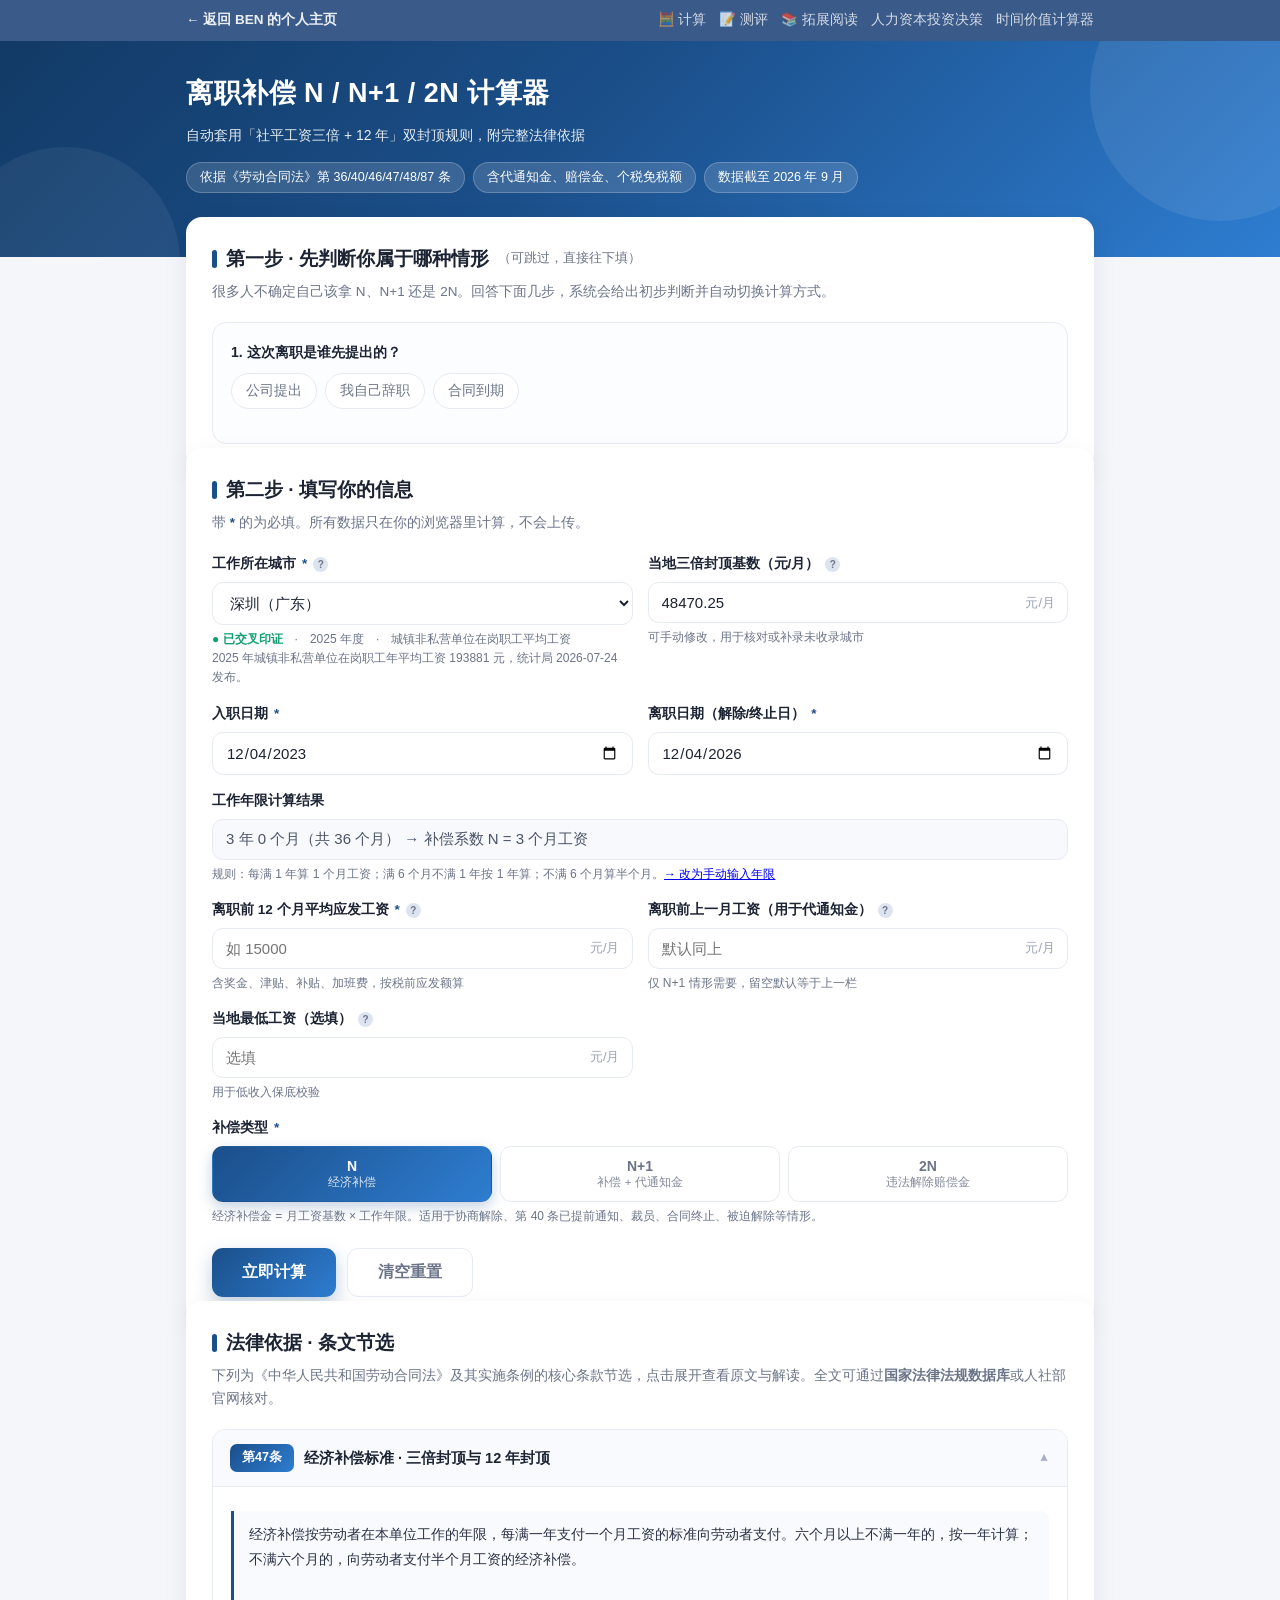
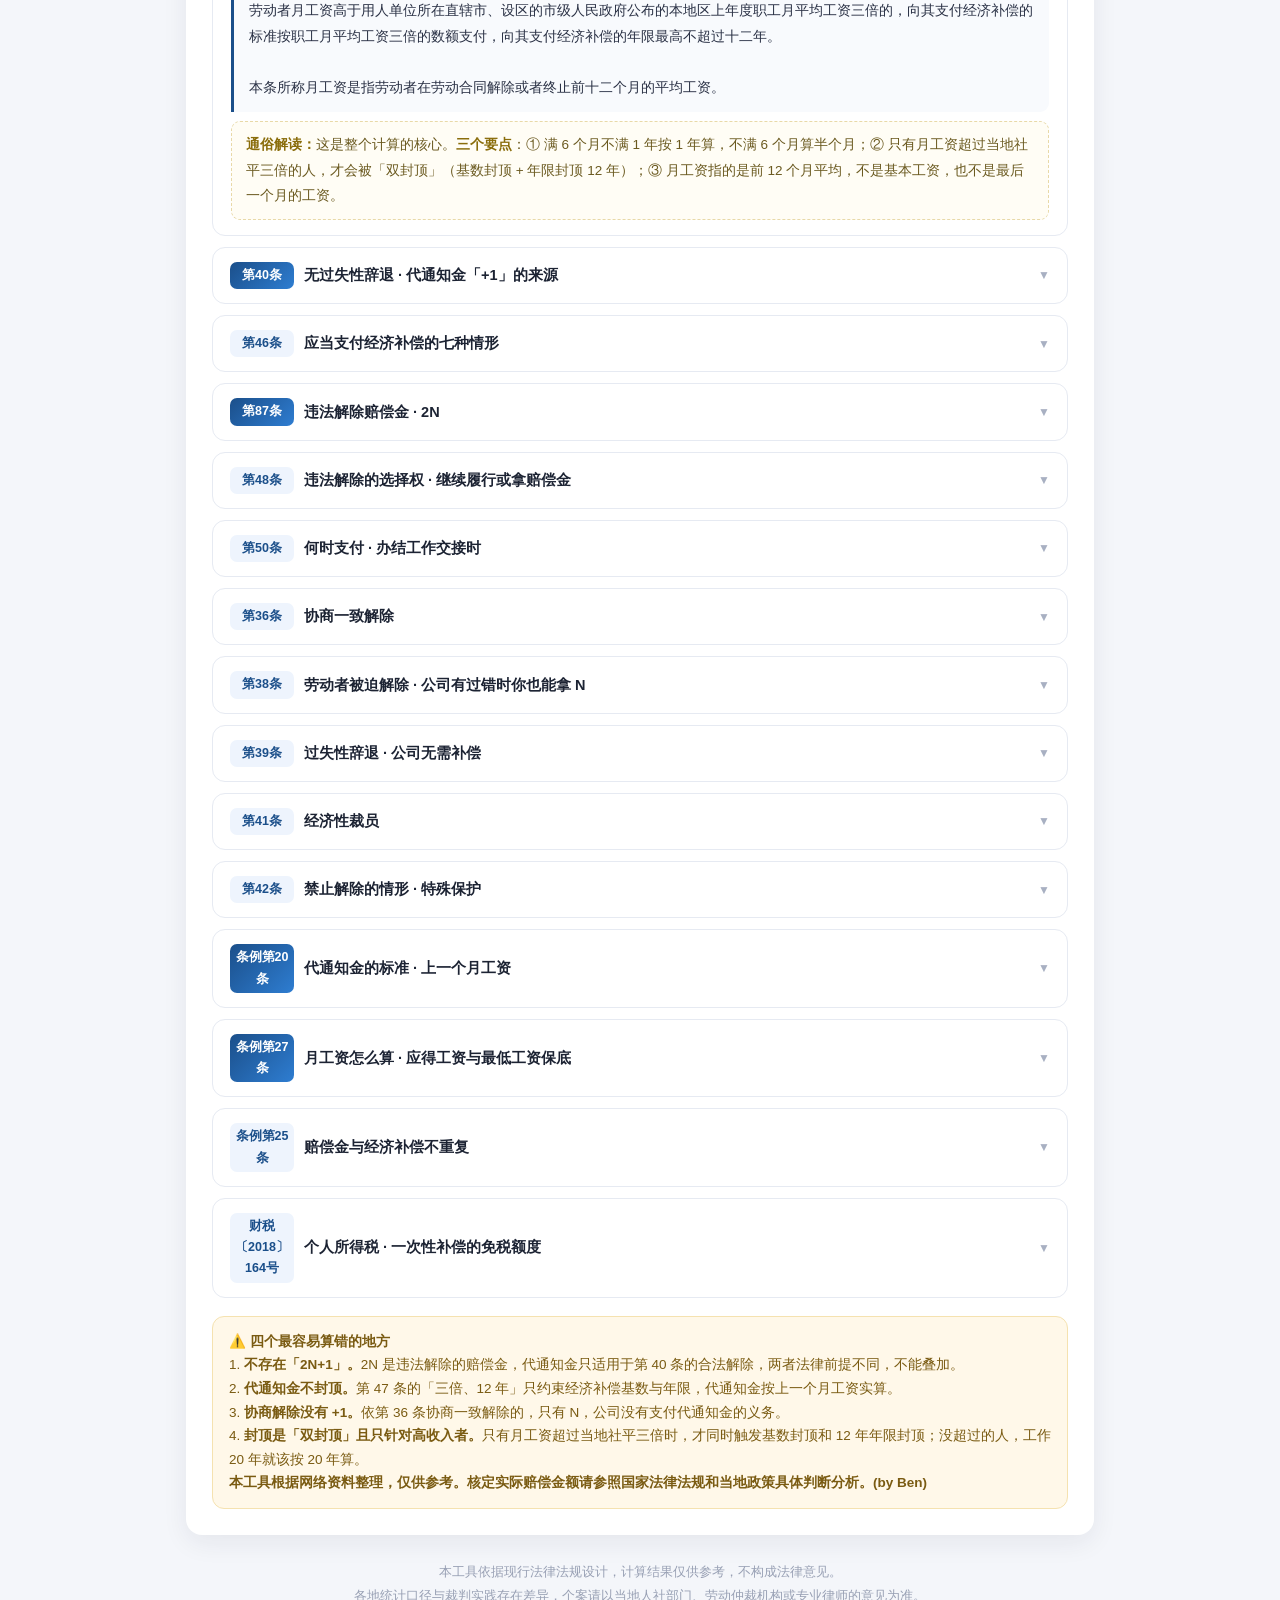
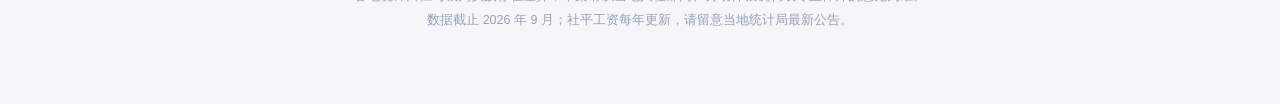
<file: lzbc.html>
<!DOCTYPE html>
<html lang="zh-CN">
<head>
<meta charset="UTF-8">
<meta name="viewport" content="width=device-width, initial-scale=1.0">
<title>离职补偿 N / N+1 / 2N 计算器 · 附法律依据</title>
<style>
:root{
  --brand:#1B4F8A;
  --brand2:#2E7DD1;
  --gold:#C9A227;
  --bg:#F4F6FA;
  --card:#FFFFFF;
  --text:#1C2333;
  --sub:#6B7488;
  --line:#E6EAF2;
  --ok:#0E9F6E;
  --warn:#D97706;
  --danger:#DC2626;
  --radius:16px;
  --shadow:0 8px 26px rgba(28,35,51,.07);
}
*{box-sizing:border-box;-webkit-tap-highlight-color:transparent;}
html,body{margin:0;padding:0;}
body{
  font-family:"PingFang SC","Microsoft YaHei","Hiragino Sans GB","Helvetica Neue",Arial,sans-serif;
  color:var(--text);background:var(--bg);line-height:1.7;-webkit-font-smoothing:antialiased;
  font-variant-numeric:tabular-nums;
}
.wrap{max-width:940px;margin:0 auto;padding:0 16px 72px;}

/* ---------- 顶栏 ---------- */
.topbar{
  background:linear-gradient(135deg,#123A66 0%,#1B4F8A 45%,#2E7DD1 100%);
  color:#fff;padding:30px 0 64px;position:relative;overflow:hidden;
}
.topbar::after{content:"";position:absolute;right:-70px;top:-80px;width:260px;height:260px;border-radius:50%;background:rgba(255,255,255,.08);}
.topbar::before{content:"";position:absolute;left:-50px;bottom:-120px;width:230px;height:230px;border-radius:50%;background:rgba(255,255,255,.06);}
.topbar .wrap{padding-bottom:0;position:relative;z-index:2;}
.topbar h1{margin:0;font-size:27px;font-weight:800;letter-spacing:.5px;}
.topbar p{margin:7px 0 0;font-size:14px;opacity:.9;}
.topbar .meta{margin-top:14px;display:flex;gap:8px;flex-wrap:wrap;}
.topbar .meta span{background:rgba(255,255,255,.14);border:1px solid rgba(255,255,255,.22);border-radius:99px;padding:4px 13px;font-size:12.5px;}

.card{background:var(--card);border-radius:var(--radius);box-shadow:var(--shadow);padding:26px;margin-top:-40px;position:relative;z-index:3;margin-bottom:18px;}
h2.sec{font-size:19px;margin:0 0 6px;display:flex;align-items:center;gap:9px;font-weight:800;}
h2.sec::before{content:"";width:5px;height:18px;border-radius:3px;background:var(--brand);}
.sub{color:var(--sub);font-size:13.5px;margin:0 0 18px;}

/* ---------- 表单 ---------- */
.formgrid{display:grid;grid-template-columns:1fr 1fr;gap:15px;}
.f{display:flex;flex-direction:column;}
.f.full{grid-column:1/-1;}
label{font-size:13.5px;font-weight:700;margin-bottom:6px;display:flex;align-items:center;gap:6px;}
label .opt{font-weight:400;color:var(--sub);font-size:12px;}
label .q{
  width:15px;height:15px;border-radius:50%;background:#DDE3EF;color:#6B7488;font-size:10px;
  display:inline-flex;align-items:center;justify-content:center;cursor:help;font-weight:700;flex:0 0 15px;
}
input,select{
  border:1.5px solid var(--line);border-radius:11px;padding:11px 13px;font-size:15px;
  font-family:inherit;color:var(--text);background:#fff;width:100%;transition:.16s;
}
input:focus,select:focus{outline:none;border-color:var(--brand2);box-shadow:0 0 0 3px rgba(46,125,209,.12);}
input:read-only{background:#F7F9FC;color:#4A5368;}
.hint{font-size:12px;color:var(--sub);margin-top:5px;line-height:1.6;}
.unit{position:relative;}
.unit .u{position:absolute;right:13px;top:50%;transform:translateY(-50%);font-size:13px;color:#9AA2B5;pointer-events:none;}

/* 分段选择 */
.seg{display:flex;gap:8px;flex-wrap:wrap;}
.seg button{
  flex:1;min-width:96px;padding:11px 8px;border-radius:11px;border:1.5px solid var(--line);
  background:#fff;font-size:14px;font-weight:700;cursor:pointer;color:var(--sub);font-family:inherit;transition:.16s;
}
.seg button:hover{border-color:var(--brand2);color:var(--brand);}
.seg button.on{background:linear-gradient(135deg,var(--brand),var(--brand2));color:#fff;border-color:transparent;box-shadow:0 5px 14px rgba(27,79,138,.26);}
.seg button small{display:block;font-weight:500;font-size:11.5px;opacity:.85;margin-top:1px;}

/* 提示条 */
.note{border-radius:12px;padding:13px 16px;font-size:13.5px;line-height:1.75;margin-top:14px;}
.note.blue{background:#EEF4FD;border:1px solid #CFE1F7;color:#1A4A80;}
.note.amber{background:#FFF8E9;border:1px solid #F5E2B0;color:#7A5B12;}
.note.grey{background:#F5F6FA;border:1px solid var(--line);color:var(--sub);}
.note b{font-weight:800;}

.btnrow{display:flex;gap:11px;flex-wrap:wrap;margin-top:22px;}
.btn{
  border:none;cursor:pointer;font-size:15.5px;font-weight:800;padding:13px 30px;border-radius:11px;
  color:#fff;background:linear-gradient(135deg,var(--brand),var(--brand2));font-family:inherit;
  box-shadow:0 7px 18px rgba(27,79,138,.28);transition:.16s;display:inline-flex;align-items:center;gap:7px;
}
.btn:hover{transform:translateY(-1px);box-shadow:0 10px 24px rgba(27,79,138,.34);}
.btn.ghost{background:#fff;color:var(--sub);box-shadow:none;border:1.5px solid var(--line);}
.btn.ghost:hover{border-color:var(--brand);color:var(--brand);}

/* ---------- 情境诊断 ---------- */
.diag{border:1.5px solid var(--line);border-radius:14px;padding:18px;background:#FCFDFF;}
.qstep{margin-bottom:16px;}
.qstep:last-child{margin-bottom:0;}
.qstep .qt{font-size:14px;font-weight:700;margin-bottom:8px;}
.chips{display:flex;gap:8px;flex-wrap:wrap;}
.chip{
  padding:8px 14px;border-radius:99px;border:1.5px solid var(--line);background:#fff;
  font-size:13.5px;cursor:pointer;transition:.16s;font-family:inherit;color:var(--sub);
}
.chip:hover{border-color:var(--brand2);}
.chip.on{background:var(--brand);color:#fff;border-color:var(--brand);}
.diagres{margin-top:16px;border-radius:12px;padding:15px 17px;font-size:14px;line-height:1.8;display:none;}
.diagres.show{display:block;}
.diagres .big{font-size:17px;font-weight:800;margin-bottom:5px;}

/* ---------- 结果 ---------- */
#result{display:none;}
.total{
  background:linear-gradient(135deg,#123A66,#1B4F8A 55%,#2E7DD1);color:#fff;border-radius:16px;
  padding:26px 24px;position:relative;overflow:hidden;margin-bottom:18px;
}
.total::after{content:"";position:absolute;right:-60px;top:-70px;width:210px;height:210px;border-radius:50%;background:rgba(255,255,255,.09);}
.total .lab{font-size:13.5px;opacity:.88;position:relative;z-index:2;letter-spacing:1px;}
.total .num{font-size:42px;font-weight:800;margin:4px 0 2px;position:relative;z-index:2;letter-spacing:1px;}
.total .num small{font-size:17px;font-weight:600;opacity:.85;margin-left:5px;}
.total .desc{font-size:13.5px;opacity:.9;position:relative;z-index:2;line-height:1.7;}
.total .tags{display:flex;gap:7px;flex-wrap:wrap;margin-top:12px;position:relative;z-index:2;}
.total .tags span{background:rgba(255,255,255,.16);border:1px solid rgba(255,255,255,.24);border-radius:99px;padding:3px 12px;font-size:12.5px;}

.kpis{display:grid;grid-template-columns:repeat(4,1fr);gap:11px;margin-bottom:20px;}
.kpi{border:1.5px solid var(--line);border-radius:13px;padding:15px 13px;text-align:center;background:#fff;}
.kpi .k{font-size:12px;color:var(--sub);margin-bottom:5px;}
.kpi .v{font-size:20px;font-weight:800;color:var(--brand);line-height:1.3;}
.kpi .v small{font-size:12px;font-weight:600;color:var(--sub);display:block;margin-top:2px;}
.kpi.hl{border-color:var(--gold);background:#FFFDF5;}
.kpi.hl .v{color:#A8860F;}

/* 计算过程 */
.steps{border:1.5px solid var(--line);border-radius:14px;overflow:hidden;margin-bottom:18px;}
.step{display:flex;border-bottom:1px solid var(--line);}
.step:last-child{border-bottom:none;}
.step .si{
  flex:0 0 34px;background:#F7F9FC;display:flex;align-items:center;justify-content:center;
  font-size:13px;font-weight:800;color:var(--brand);border-right:1px solid var(--line);
}
.step .sc{flex:1;padding:13px 16px;}
.step .st{font-size:13.5px;font-weight:700;margin-bottom:3px;}
.step .sf{font-size:12.5px;color:var(--sub);line-height:1.75;font-family:ui-monospace,Menlo,Consolas,monospace;}
.step .sv{font-size:15px;font-weight:800;color:var(--brand);text-align:right;flex:0 0 130px;padding:13px 16px;display:flex;align-items:center;justify-content:flex-end;}
.step.hit .si{background:#FFF6E5;color:#A8860F;}
.step.hit .sv{color:#A8860F;}

/* 条形可视化 */
.viz{border:1.5px solid var(--line);border-radius:14px;padding:18px;margin-bottom:18px;}
.vizrow{margin-bottom:14px;}
.vizrow:last-child{margin-bottom:0;}
.vizrow .vl{display:flex;justify-content:space-between;font-size:13px;margin-bottom:6px;}
.vizrow .vl b{font-weight:700;}
.vizrow .vl span{color:var(--sub);}
.vtrack{height:22px;border-radius:7px;background:#F1F3F9;position:relative;overflow:hidden;}
.vtrack i{display:block;height:100%;width:0;border-radius:7px;transition:width .8s cubic-bezier(.22,1,.36,1);}
.vtrack .c1{background:linear-gradient(90deg,var(--brand),var(--brand2));}
.vtrack .c2{background:linear-gradient(90deg,var(--gold),#E0B93C);}
.vtrack .c3{background:linear-gradient(90deg,#0E9F6E,#34D399);}
.vlegend{display:flex;gap:14px;flex-wrap:wrap;font-size:12px;color:var(--sub);margin-top:12px;}
.vlegend i{display:inline-block;width:11px;height:11px;border-radius:3px;margin-right:5px;vertical-align:-1px;}

/* 法律依据 */
.law{border:1.5px solid var(--line);border-radius:13px;margin-bottom:11px;background:#fff;overflow:hidden;}
.law summary{
  padding:14px 17px;cursor:pointer;font-size:14.5px;font-weight:700;list-style:none;
  display:flex;align-items:center;gap:10px;transition:.16s;
}
.law summary::-webkit-details-marker{display:none;}
.law summary:hover{background:#F8FAFD;}
.law summary .ar{margin-left:auto;color:#A8B0C2;font-size:12px;transition:.2s;}
.law[open] summary{background:#F8FAFD;border-bottom:1px solid var(--line);}
.law[open] summary .ar{transform:rotate(180deg);}
.law .art{
  width:64px;flex:0 0 64px;text-align:center;background:#EEF4FD;color:var(--brand);
  border-radius:7px;font-size:12.5px;font-weight:800;padding:3px 0;
}
.law .art.key{background:linear-gradient(135deg,var(--brand),var(--brand2));color:#fff;}
.lawbody{padding:15px 18px;font-size:13.5px;line-height:1.9;color:#3A4257;}
.lawbody .quote{
  border-left:3px solid var(--brand);background:#F8FAFD;padding:11px 15px;border-radius:0 9px 9px 0;
  margin:9px 0;color:#2A3145;
}
.lawbody .plain{background:#FFFDF5;border:1px dashed #E8D9A8;border-radius:9px;padding:10px 14px;margin-top:9px;color:#6B5A20;}
.lawbody .plain b{color:#8A6D0B;}

table.lawtbl{width:100%;border-collapse:collapse;font-size:13px;margin-top:8px;}
table.lawtbl th,table.lawtbl td{border:1px solid var(--line);padding:8px 10px;text-align:left;}
table.lawtbl th{background:#F7F9FC;font-weight:700;color:#3A4257;}
table.lawtbl td.c{text-align:center;white-space:nowrap;}

.foot{text-align:center;color:#98A0B4;font-size:12.5px;margin-top:26px;line-height:1.9;}

@media(max-width:720px){
  .topbar{padding:24px 0 56px;}
  .topbar h1{font-size:22px;}
  .card{padding:19px 16px;margin-top:-32px;}
  .formgrid{grid-template-columns:1fr;}
  .kpis{grid-template-columns:repeat(2,1fr);}
  .total .num{font-size:33px;}
  .step{flex-wrap:wrap;}
  .step .sv{flex:0 0 100%;justify-content:flex-start;padding:0 16px 12px;text-align:left;}
  .btnrow .btn{flex:1;justify-content:center;padding:13px 16px;}
  .seg button{min-width:calc(50% - 4px);}
}

@media print{
  body{background:#fff;}
  .topbar{background:var(--brand)!important;-webkit-print-color-adjust:exact;print-color-adjust:exact;}
  .noprint{display:none!important;}
  .card{box-shadow:none;padding:0 0 16px;margin-top:0;}
  .total,.kpi,.vtrack i,.law .art.key{-webkit-print-color-adjust:exact;print-color-adjust:exact;}
  .law[open] summary{border-bottom:1px solid var(--line);}
  .lawbody{display:block!important;}
  .sitebar{display:none!important;}
}

/* ---------- 站点导航条（与主站统一配色） ---------- */
.sitebar{background:#3a5a8a;color:#fff;}
.sitebar .sb-wrap{max-width:940px;margin:0 auto;padding:9px 16px;display:flex;align-items:center;gap:12px;}
.sitebar a{color:#fff;text-decoration:none;font-size:13.5px;opacity:.9;white-space:nowrap;}
.sitebar a:hover{opacity:1;text-decoration:underline;}
.sitebar .sb-home{font-weight:700;display:inline-flex;align-items:center;gap:6px;}
.sitebar .sb-links{margin-left:auto;display:flex;gap:13px;flex-wrap:wrap;}
.sitebar .sb-links a{opacity:.78;}
@media(max-width:720px){
  .sitebar .sb-links{display:none;}
  .sitebar .sb-wrap{padding:8px 14px;}
}
</style>
</head>
<body>

<!-- 站点导航条（返回主页 + 栏目快捷入口） -->
<nav class="sitebar noprint">
  <div class="sb-wrap">
    <a href="index.html#intro" class="sb-home">← 返回 BEN 的个人主页</a>
    <div class="sb-links">
      <a href="index.html#tools">🧮 计算</a>
      <a href="index.html#assess">📝 测评</a>
      <a href="index.html#read">📚 拓展阅读</a>
      <a href="capital.html">人力资本投资决策</a>
      <a href="time-value.html">时间价值计算器</a>
    </div>
  </div>
</nav>

<div class="topbar">
  <div class="wrap">
    <h1>离职补偿 N / N+1 / 2N 计算器</h1>
    <p>自动套用「社平工资三倍 + 12 年」双封顶规则，附完整法律依据</p>
    <div class="meta">
      <span>依据《劳动合同法》第 36/40/46/47/48/87 条</span>
      <span>含代通知金、赔偿金、个税免税额</span>
      <span>数据截至 2026 年 9 月</span>
    </div>
  </div>
</div>

<div class="wrap">

  <!-- ============ 情境诊断 ============ -->
  <div class="card">
    <h2 class="sec">第一步 · 先判断你属于哪种情形<span style="font-size:12.5px;color:var(--sub);font-weight:400;">（可跳过，直接往下填）</span></h2>
    <p class="sub">很多人不确定自己该拿 N、N+1 还是 2N。回答下面几步，系统会给出初步判断并自动切换计算方式。</p>
    <div class="diag">
      <div class="qstep">
        <div class="qt">1. 这次离职是谁先提出的？</div>
        <div class="chips" data-g="who">
          <button class="chip" data-v="emp">公司提出</button>
          <button class="chip" data-v="self">我自己辞职</button>
          <button class="chip" data-v="expire">合同到期</button>
        </div>
      </div>
      <div class="qstep" id="qs_reason" style="display:none;">
        <div class="qt">2. 公司给的理由是？</div>
        <div class="chips" data-g="reason">
          <button class="chip" data-v="nego">协商一致解除</button>
          <button class="chip" data-v="c40">不胜任 / 医疗期满 / 客观情况变化</button>
          <button class="chip" data-v="layoff">经济性裁员</button>
          <button class="chip" data-v="fault">说我严重违纪</button>
          <button class="chip" data-v="none">没给理由 / 理由不成立</button>
        </div>
      </div>
      <div class="qstep" id="qs_self" style="display:none;">
        <div class="qt">2. 你辞职的原因是？</div>
        <div class="chips" data-g="selfwhy">
          <button class="chip" data-v="personal">个人原因（换工作、回老家等）</button>
          <button class="chip" data-v="fault38">公司欠薪 / 未缴社保 / 违法调岗</button>
        </div>
      </div>
      <div class="qstep" id="qs_expire" style="display:none;">
        <div class="qt">2. 合同到期时，公司的态度是？</div>
        <div class="chips" data-g="expirehow">
          <button class="chip" data-v="no">不续签</button>
          <button class="chip" data-v="lower">降低条件续签（降薪降职）</button>
          <button class="chip" data-v="keep">维持或提高条件续签，我不签</button>
        </div>
      </div>
      <div class="qstep" id="qs_notice" style="display:none;">
        <div class="qt">3. 公司有没有提前 30 天书面通知你？</div>
        <div class="chips" data-g="notice">
          <button class="chip" data-v="yes">有，提前 30 天书面通知了</button>
          <button class="chip" data-v="no">没有，临时通知我走人</button>
        </div>
      </div>
      <div class="diagres" id="diagres"></div>
    </div>
  </div>

  <!-- ============ 计算表单 ============ -->
  <div class="card">
    <h2 class="sec">第二步 · 填写你的信息</h2>
    <p class="sub">带 <span style="color:var(--brand);font-weight:700;">*</span> 的为必填。所有数据只在你的浏览器里计算，不会上传。</p>

    <div class="formgrid">
      <div class="f">
        <label for="city">工作所在城市 <span style="color:var(--brand);">*</span>
          <span class="q" title="法条原文是「用人单位所在直辖市、设区的市级人民政府」。若合同履行地与注册地不一致，通常按劳动合同履行地标准，见下方提示。">?</span>
        </label>
        <select id="city"></select>
        <div class="hint" id="cityHint"></div>
      </div>

      <div class="f">
        <label for="cap">当地三倍封顶基数（元/月）
          <span class="q" title="＝当地上年度职工月平均工资×3。你的月工资若超过它，经济补偿基数就按它算，且年限最高只算12年。">?</span>
        </label>
        <div class="unit"><input type="number" id="cap" min="0" step="0.01" placeholder="选城市后自动填入"><span class="u">元/月</span></div>
        <div class="hint" id="capHint">可手动修改，用于核对或补录未收录城市</div>
      </div>

      <div class="f">
        <label for="d1">入职日期 <span style="color:var(--brand);">*</span></label>
        <input type="date" id="d1">
      </div>
      <div class="f">
        <label for="d2">离职日期（解除/终止日）<span style="color:var(--brand);">*</span></label>
        <input type="date" id="d2">
      </div>

      <div class="f full">
        <label>工作年限计算结果</label>
        <input type="text" id="yearsTxt" readonly value="填写上方便自动计算">
        <div class="hint">规则：每满 1 年算 1 个月工资；满 6 个月不满 1 年按 1 年算；不满 6 个月算半个月。<a href="#" onclick="toggleManualYears();return false;" id="myLink">→ 改为手动输入年限</a></div>
      </div>

      <div class="f" id="manualYearsBox" style="display:none;">
        <label for="myears">手动填写工作年限（年）</label>
        <div class="unit"><input type="number" id="myears" min="0" step="0.5" placeholder="如 3.5"><span class="u">年</span></div>
        <div class="hint">按 0.5 年递进填，如 2 年 7 个月填 3</div>
      </div>

      <div class="f">
        <label for="wage">离职前 12 个月平均应发工资 <span style="color:var(--brand);">*</span>
          <span class="q" title="应发＝税前、扣社保公积金之前的全部收入，包含计时/计件工资、奖金、津贴、补贴、加班费等货币性收入（《劳动合同法实施条例》第27条）。">?</span>
        </label>
        <div class="unit"><input type="number" id="wage" min="0" step="1" placeholder="如 15000"><span class="u">元/月</span></div>
        <div class="hint">含奖金、津贴、补贴、加班费，按税前应发额算</div>
      </div>

      <div class="f">
        <label for="lastwage">离职前上一月工资（用于代通知金）
          <span class="q" title="代通知金按「上一个月的工资标准」确定，不按12个月平均，也不受三倍封顶限制（《劳动合同法实施条例》第20条）。">?</span>
        </label>
        <div class="unit"><input type="number" id="lastwage" min="0" step="1" placeholder="默认同上"><span class="u">元/月</span></div>
        <div class="hint">仅 N+1 情形需要，留空默认等于上一栏</div>
      </div>

      <div class="f">
        <label for="minwage">当地最低工资（选填）
          <span class="q" title="若前12个月平均工资低于当地最低工资标准，按最低工资标准计算（《劳动合同法实施条例》第27条）。">?</span>
        </label>
        <div class="unit"><input type="number" id="minwage" min="0" step="1" placeholder="选填"><span class="u">元/月</span></div>
        <div class="hint">用于低收入保底校验</div>
      </div>

      <div class="f full">
        <label>补偿类型 <span style="color:var(--brand);">*</span></label>
        <div class="seg" id="segType">
          <button data-v="N" class="on">N<small>经济补偿</small></button>
          <button data-v="N1">N+1<small>补偿 + 代通知金</small></button>
          <button data-v="2N">2N<small>违法解除赔偿金</small></button>
        </div>
        <div class="hint" id="typeHint"></div>
      </div>
    </div>

    <div class="btnrow">
      <button class="btn" onclick="calc()">立即计算</button>
      <button class="btn ghost" onclick="resetAll()">清空重置</button>
    </div>
  </div>

  <!-- ============ 结果 ============ -->
  <div class="card" id="result"></div>

  <!-- ============ 法律依据 ============ -->
  <div class="card">
    <h2 class="sec">法律依据 · 条文节选</h2>
    <p class="sub">下列为《中华人民共和国劳动合同法》及其实施条例的核心条款节选，点击展开查看原文与解读。全文可通过<strong>国家法律法规数据库</strong>或人社部官网核对。</p>
    <div id="laws"></div>

    <div class="note amber" style="margin-top:18px;">
      <b>⚠️ 四个最容易算错的地方</b><br>
      1. <b>不存在「2N+1」。</b>2N 是违法解除的赔偿金，代通知金只适用于第 40 条的合法解除，两者法律前提不同，不能叠加。<br>
      2. <b>代通知金不封顶。</b>第 47 条的「三倍、12 年」只约束经济补偿基数与年限，代通知金按上一个月工资实算。<br>
      3. <b>协商解除没有 +1。</b>依第 36 条协商一致解除的，只有 N，公司没有支付代通知金的义务。<br>
      4. <b>封顶是「双封顶」且只针对高收入者。</b>只有月工资超过当地社平三倍时，才同时触发基数封顶和 12 年年限封顶；没超过的人，工作 20 年就该按 20 年算。<br>
      <b>本工具根据网络资料整理，仅供参考。核定实际赔偿金额请参照国家法律法规和当地政策具体判断分析。(by Ben)</b>
    </div>
  </div>

  <div class="foot">
    本工具依据现行法律法规设计，计算结果仅供参考，不构成法律意见。<br>
    各地统计口径与裁判实践存在差异，个案请以当地人社部门、劳动仲裁机构或专业律师的意见为准。<br>
    数据截止 2026 年 9 月；社平工资每年更新，请留意当地统计局最新公告。
  </div>

</div>

<script>
/* =====================================================================
   各城市「上年度职工月平均工资 × 3」封顶基数
   数据来源：各地统计局 / 人社局 / 政府公开文件，截至 2026 年 9 月
   status: confirmed=有交叉印证 | published=已发布待确认适用口径
           ss=社保口径参数不可直接套用 | manual=需手动录入
   ===================================================================== */
const CITIES = [
  {n:'北京',p:'北京',y:2025,cal:'城镇非私营单位在岗职工平均工资',m:20011.08,st:'published',note:'历史封顶实践曾采用「法人单位从业人员平均工资」，2025 年该口径是否延续待官方确认，建议核对后使用。'},
  {n:'上海',p:'上海',y:2025,cal:'全口径城镇单位就业人员平均工资（社保参数）',m:12577.00,st:'ss',note:'此数值为 2026 社保年度缴费基数参数（上限 37731 元/月）。社保全口径通常不直接等同于经济补偿封顶基数，请以上海人社部门口径为准。'},
  {n:'广州',p:'广东',y:2025,cal:'城镇非私营单位在岗职工平均工资',m:14310.92,st:'confirmed',note:'2025 年城镇非私营单位在岗职工年平均工资 171731 元。广州统计局答复称未开展全口径月平均工资统计。'},
  {n:'深圳',p:'广东',y:2025,cal:'城镇非私营单位在岗职工平均工资',m:16156.75,st:'confirmed',note:'2025 年城镇非私营单位在岗职工年平均工资 193881 元，统计局 2026-07-24 发布。'},
  {n:'成都',p:'四川',y:2025,cal:'城镇非私营单位就业人员平均工资',m:10989.50,st:'confirmed',note:'2025 年数据 131874 元，市公积金缴存基数上限按此口径三倍核定，形成用途印证。'},
  {n:'杭州',p:'浙江',y:2024,cal:'全市非私营单位就业人员月平均工资',m:13564.67,st:'published',note:'沿用 2024 年度数据（2025 公积金年度口径），2025 年度正式数据发布后需更新。'},
  {n:'南京',p:'江苏',y:2025,cal:'城镇非私营单位在岗职工平均工资',m:14146.58,st:'published',note:'2025 年数据 169759 元，统计已发布，市级补偿适用口径尚待确认。'},
  {n:'苏州',p:'江苏',y:2025,cal:'城镇非私营单位在岗职工平均工资',m:12363.67,st:'published',note:'2025 年数据 148364 元，统计已发布，市级补偿适用口径尚待确认。'},
  {n:'无锡',p:'江苏',y:2025,cal:'城镇非私营单位在岗职工平均工资',m:12274.42,st:'published',note:'2025 年数据 147293 元，统计已发布，市级补偿适用口径尚待确认。'},
  {n:'常州',p:'江苏',y:2025,cal:'城镇单位就业人员平均工资',m:10308.42,st:'published',note:'2025 年数据 123701 元，口径细节待统计局正文确认。'},
  {n:'武汉',p:'湖北',y:2025,cal:'城镇非私营单位在岗职工平均工资',m:9757.92,st:'published',note:'2025 年数据 117095 元，引自 2026 年残保金申报文件，建议复核。'},
  {n:'长沙',p:'湖南',y:2025,cal:'城镇非私营单位在岗职工平均工资',m:10914.58,st:'confirmed',note:'2025 年数据 130975 元，与当地公积金基数计算口径一致。'},
  {n:'合肥',p:'安徽',y:2025,cal:'城镇非私营单位在岗职工平均工资',m:10824.42,st:'confirmed',note:'2025 年数据 129893 元，市级公积金文件明确引用该统计值。'},
  {n:'福州',p:'福建',y:2025,cal:'城镇非私营单位就业人员平均工资',m:10810.08,st:'confirmed',note:'2025 年数据 129721 元，市级公积金缴存基数上限交叉印证。'},
  {n:'厦门',p:'福建',y:0,cal:'',m:0,st:'manual',note:'暂未取得可核验的官方年度工资数据，请手动填写当地三倍封顶基数。'},
  {n:'郑州',p:'河南',y:2025,cal:'城镇非私营单位就业人员平均工资',m:9288.75,st:'published',note:'2025 年数据 111465 元，统计已发布，市级补偿适用口径尚待确认。'},
  {n:'西安',p:'陕西',y:2025,cal:'城镇非私营单位就业人员平均工资',m:10908.67,st:'published',note:'2025 年数据 130904 元，统计已发布，市级补偿适用口径尚待确认。'},
  {n:'青岛',p:'山东',y:2025,cal:'城镇非私营单位在岗职工（含劳务派遣）',m:11447.58,st:'published',note:'2025 年数据 137371 元，统计已发布，市级补偿适用口径尚待确认。'},
  {n:'济南',p:'山东',y:0,cal:'',m:0,st:'manual',note:'市级公开答复仅确认省级全口径用于工伤保险，不能推导经济补偿封顶，请手动填写。'},
  {n:'宁波',p:'浙江',y:2025,cal:'非私营单位在岗职工（含劳务派遣）',m:12189.83,st:'published',note:'2025 年数据 146278 元，统计已发布，市级补偿适用口径尚待确认。'},
  {n:'温州',p:'浙江',y:0,cal:'',m:0,st:'manual',note:'暂未取得可核验的官方年度工资数据，请手动填写当地三倍封顶基数。'},
  {n:'佛山',p:'广东',y:2025,cal:'城镇非私营单位在岗职工平均工资',m:10465.42,st:'confirmed',note:'2025 年数据 125585 元，可作候选默认值。'},
  {n:'东莞',p:'广东',y:2025,cal:'城镇非私营单位在岗职工平均工资',m:9233.58,st:'published',note:'2025 年数据 110803 元，统计已发布，市级补偿适用口径尚待确认。'},
  {n:'天津',p:'天津',y:0,cal:'',m:0,st:'manual',note:'暂未取得可核验的市级官方年度工资数据，请手动填写。'},
  {n:'重庆',p:'重庆',y:0,cal:'',m:0,st:'manual',note:'直辖市口径需确认按全市还是主城区，请手动填写。'},
  {n:'沈阳',p:'辽宁',y:0,cal:'',m:0,st:'manual',note:'暂未取得 2025 年度官方原始工资数据，请手动填写。'},
  {n:'大连',p:'辽宁',y:0,cal:'',m:0,st:'manual',note:'市统计局已发布年度工资公告但未取得正文数值，请手动填写。'},
  {n:'长春',p:'吉林',y:0,cal:'',m:0,st:'manual',note:'暂未取得可核验的官方数据，请手动填写。'},
  {n:'哈尔滨',p:'黑龙江',y:0,cal:'',m:0,st:'manual',note:'暂未取得可核验的官方数据，请手动填写。'},
  {n:'石家庄',p:'河北',y:0,cal:'',m:0,st:'manual',note:'暂未取得可核验的官方数据，请手动填写。'},
  {n:'太原',p:'山西',y:0,cal:'',m:0,st:'manual',note:'仅有结合省级口径的媒体示例，不足以代表市级口径，请手动填写。'},
  {n:'南昌',p:'江西',y:0,cal:'',m:0,st:'manual',note:'暂未取得可核验的官方数据，请手动填写。'},
  {n:'昆明',p:'云南',y:0,cal:'',m:0,st:'manual',note:'暂未取得可核验的官方数据，请手动填写。'},
  {n:'贵阳',p:'贵州',y:0,cal:'',m:0,st:'manual',note:'暂未取得可核验的官方数据，请手动填写。'},
  {n:'南宁',p:'广西',y:0,cal:'',m:0,st:'manual',note:'暂未取得可核验的官方数据，请手动填写。'},
  {n:'海口',p:'海南',y:0,cal:'',m:0,st:'manual',note:'需区分省直与海口市口径，请手动填写。'},
  {n:'兰州',p:'甘肃',y:0,cal:'',m:0,st:'manual',note:'暂未取得可核验的官方数据，请手动填写。'},
  {n:'呼和浩特',p:'内蒙古',y:0,cal:'',m:0,st:'manual',note:'暂未取得可核验的官方数据，请手动填写。'},
  {n:'乌鲁木齐',p:'新疆',y:0,cal:'',m:0,st:'manual',note:'注意自治区与兵团统计边界，请手动填写。'},
  {n:'拉萨',p:'西藏',y:0,cal:'',m:0,st:'manual',note:'小样本统计，需取得自治区或市级官方文件，请手动填写。'},
  {n:'西宁',p:'青海',y:0,cal:'',m:0,st:'manual',note:'暂未取得可核验的官方数据，请手动填写。'},
  {n:'银川',p:'宁夏',y:0,cal:'',m:0,st:'manual',note:'暂未取得可核验的官方数据，请手动填写。'},
  {n:'其他城市',p:'',y:0,cal:'',m:0,st:'manual',note:'请手动填写当地上年度职工月平均工资的三倍数额。'}
];

const ST_LABEL = {
  confirmed:{t:'已交叉印证',c:'var(--ok)'},
  published:{t:'统计已发布·待确认适用',c:'var(--warn)'},
  ss:{t:'社保参数·谨慎使用',c:'var(--danger)'},
  manual:{t:'需手动填写',c:'var(--sub)'}
};

/* =====================================================================
   法律依据
   ===================================================================== */
const LAWS = [
  {
    art:'第47条', key:true,
    title:'经济补偿标准 · 三倍封顶与 12 年封顶',
    quote:'经济补偿按劳动者在本单位工作的年限，每满一年支付一个月工资的标准向劳动者支付。六个月以上不满一年的，按一年计算；不满六个月的，向劳动者支付半个月工资的经济补偿。<br><br>劳动者月工资高于用人单位所在直辖市、设区的市级人民政府公布的本地区上年度职工月平均工资三倍的，向其支付经济补偿的标准按职工月平均工资三倍的数额支付，向其支付经济补偿的年限最高不超过十二年。<br><br>本条所称月工资是指劳动者在劳动合同解除或者终止前十二个月的平均工资。',
    plain:'这是整个计算的核心。<b>三个要点</b>：① 满 6 个月不满 1 年按 1 年算，不满 6 个月算半个月；② 只有月工资超过当地社平三倍的人，才会被「双封顶」（基数封顶 + 年限封顶 12 年）；③ 月工资指的是前 12 个月平均，不是基本工资，也不是最后一个月的工资。'
  },
  {
    art:'第40条', key:true,
    title:'无过失性辞退 · 代通知金「+1」的来源',
    quote:'有下列情形之一的，用人单位提前三十日以书面形式通知劳动者本人或者额外支付劳动者一个月工资后，可以解除劳动合同：<br>（一）劳动者患病或者非因工负伤，在规定的医疗期满后不能从事原工作，也不能从事由用人单位另行安排的工作的；<br>（二）劳动者不能胜任工作，经过培训或者调整工作岗位，仍不能胜任工作的；<br>（三）劳动合同订立时所依据的客观情况发生重大变化，致使劳动合同无法履行，经用人单位与劳动者协商，未能就变更劳动合同内容达成协议的。',
    plain:'只有这三种情形才会产生「+1」，而且<b>代通知金和提前 30 天书面通知是二选一</b>：公司提前 30 天通知了，就只给 N；没通知，才给 N+1。若公司不属于这三种情形（比如协商一致解除、经济性裁员），即便没提前通知也不产生代通知金。'
  },
  {
    art:'第46条', key:false,
    title:'应当支付经济补偿的七种情形',
    quote:'有下列情形之一的，用人单位应当向劳动者支付经济补偿：<br>（一）劳动者依照本法第三十八条规定解除劳动合同的；<br>（二）用人单位依照本法第三十六条规定向劳动者提出解除劳动合同并与劳动者协商一致解除劳动合同的；<br>（三）用人单位依照本法第四十条规定解除劳动合同的；<br>（四）用人单位依照本法第四十一条第一款规定解除劳动合同的；<br>（五）除用人单位维持或者提高劳动合同约定条件续订劳动合同，劳动者不同意续订的情形外，依照本法第四十四条第一项规定终止固定期限劳动合同的；<br>（六）依照本法第四十四条第四项、第五项规定终止劳动合同的；<br>（七）法律、行政法规规定的其他情形。',
    plain:'注意第（五）项：合同到期时，如果公司<b>维持或提高</b>原条件续签而你不签，公司不用补偿；公司<b>不续签或降低条件</b>，才需要支付 N。'
  },
  {
    art:'第87条', key:true,
    title:'违法解除赔偿金 · 2N',
    quote:'用人单位违反本法规定解除或者终止劳动合同的，应当依照本法第四十七条规定的经济补偿标准的二倍向劳动者支付赔偿金。',
    plain:'2N 是对<b>违法解除</b>的惩罚性赔偿，前提是公司的解除行为本身不合法。<b>不存在「2N+1」</b>：赔偿金与代通知金的法律前提互不相容，不能叠加主张。'
  },
  {
    art:'第48条', key:false,
    title:'违法解除的选择权 · 继续履行或拿赔偿金',
    quote:'用人单位违反本法规定解除或者终止劳动合同，劳动者要求继续履行劳动合同的，用人单位应当继续履行；劳动者不要求继续履行劳动合同或者劳动合同已经不能继续履行的，用人单位应当依照本法第八十七条规定支付赔偿金。',
    plain:'选择权在劳动者手里：你可以要求<b>回去上班</b>，也可以选择<b>拿 2N 走人</b>。公司不能单方面决定「赔钱让你走」。'
  },
  {
    art:'第50条', key:false,
    title:'何时支付 · 办结工作交接时',
    quote:'用人单位应当在解除或者终止劳动合同时出具解除或者终止劳动合同的证明，并在十五日内为劳动者办理档案和社会保险关系转移手续。<br>劳动者应当按照双方约定，办理工作交接。用人单位依照本法有关规定应当向劳动者支付经济补偿的，在办结工作交接时支付。',
    plain:'补偿金应当在<b>办结工作交接时</b>支付，而不是「下个月发薪日」或「走完流程再说」。公司还应同时出具离职证明并在 15 日内转出社保档案。'
  },
  {
    art:'第36条', key:false,
    title:'协商一致解除',
    quote:'用人单位与劳动者协商一致，可以解除劳动合同。',
    plain:'这是实践中最常见的解除方式。<b>协商解除只有 N，没有 +1</b>——即便公司当天通知当天走，也不产生代通知金。但因为是协商，补偿金额可以高于 N，谈成 N+2、N+3 也完全合法。'
  },
  {
    art:'第38条', key:false,
    title:'劳动者被迫解除 · 公司有过错时你也能拿 N',
    quote:'用人单位有下列情形之一的，劳动者可以解除劳动合同：……（二）未及时足额支付劳动报酬的；（三）未依法为劳动者缴纳社会保险费的；……用人单位以暴力、威胁或者非法限制人身自由的手段强迫劳动者劳动的，或者用人单位违章指挥、强令冒险作业危及劳动者人身安全的，劳动者可以立即解除劳动合同，不需事先告知用人单位。',
    plain:'如果是<b>公司欠薪、未缴社保、违法调岗降薪</b>等原因逼你走，即便形式上是你主动辞职，你仍可依第 46 条第（一）项主张 N。关键是<b>辞职时要写明「因公司存在 XX 违法行为」</b>，并保留证据。'
  },
  {
    art:'第39条', key:false,
    title:'过失性辞退 · 公司无需补偿',
    quote:'劳动者有下列情形之一的，用人单位可以解除劳动合同：（一）在试用期间被证明不符合录用条件的；（二）严重违反用人单位的规章制度的；（三）严重失职，徇私舞弊，给用人单位造成重大损害的；（四）劳动者同时与其他用人单位建立劳动关系，对完成本单位的工作任务造成严重影响，或者经用人单位提出，拒不改正的；（五）因本法第二十六条第一款第一项规定的情形致使劳动合同无效的；（六）被依法追究刑事责任的。',
    plain:'公司以「严重违纪」辞退且成立的，<b>一分钱补偿都不用给</b>。但「严重」的认定很严格：规章制度必须合法制定并已公示告知，违纪事实要有证据。实践中大量「违纪解除」被认定为违法，最终改判 2N。'
  },
  {
    art:'第41条', key:false,
    title:'经济性裁员',
    quote:'有下列情形之一，需要裁减人员二十人以上或者裁减不足二十人但占企业职工总数百分之十以上的，用人单位提前三十日向工会或者全体职工说明情况，听取工会或者职工的意见后，裁减人员方案经向劳动行政部门报告，可以裁减人员：（一）依照企业破产法规定进行重整的；（二）生产经营发生严重困难的；（三）企业转产、重大技术革新或者经营方式调整，经变更劳动合同后，仍需裁减人员的；（四）其他因劳动合同订立时所依据的客观经济情况发生重大变化，致使劳动合同无法履行的。',
    plain:'经济性裁员支付 N，<b>不产生代通知金</b>。裁员有严格的程序要求（提前 30 天说明、听取工会意见、向劳动部门报告），程序违法也可能构成违法解除。'
  },
  {
    art:'第42条', key:false,
    title:'禁止解除的情形 · 特殊保护',
    quote:'劳动者有下列情形之一的，用人单位不得依照本法第四十条、第四十一条的规定解除劳动合同：（一）从事接触职业病危害作业的劳动者未进行离岗前职业健康检查，或者疑似职业病病人在诊断或者医学观察期间的；（二）在本单位患职业病或者因工负伤并被确认丧失或者部分丧失劳动能力的；（三）患病或者非因工负伤，在规定的医疗期内的；（四）女职工在孕期、产期、哺乳期的；（五）在本单位连续工作满十五年，且距法定退休年龄不足五年的；（六）法律、行政法规规定的其他情形。',
    plain:'如果你处在<b>医疗期、三期（孕期产期哺乳期）</b>等情形，公司不能依第 40、41 条辞退你。此时被辞退，极可能构成违法解除，可主张 <b>2N</b> 或要求恢复劳动关系。'
  },
  {
    art:'条例第20条', key:true,
    title:'代通知金的标准 · 上一个月工资',
    quote:'用人单位依照劳动合同法第四十条的规定，选择额外支付劳动者一个月工资解除劳动合同的，其额外支付的工资应当按照该劳动者上一个月的工资标准确定。',
    plain:'注意两个「不一样」：① 代通知金用的是<b>离职前上一个月的工资</b>，不是 12 个月平均；② 第 47 条的「三倍、12 年」封顶<b>只约束经济补偿，不约束代通知金</b>，所以高薪者的代通知金按上月实发工资算，不封顶。'
  },
  {
    art:'条例第27条', key:true,
    title:'月工资怎么算 · 应得工资与最低工资保底',
    quote:'劳动合同法第四十七条规定的经济补偿的月工资按照劳动者应得工资计算，包括计时工资或者计件工资以及奖金、津贴和补贴等货币性收入。劳动者在劳动合同解除或者终止前12个月的平均工资低于当地最低工资标准的，按照当地最低工资标准计算。',
    plain:'公司说「补偿只按基本工资算、年终奖不算」是<b>错的</b>。月工资是<b>税前应发</b>的全部货币性收入，包含奖金、津贴、补贴、加班费。反过来，如果你前 12 个月平均工资低于当地最低工资，则按最低工资标准兜底。'
  },
  {
    art:'条例第25条', key:false,
    title:'赔偿金与经济补偿不重复',
    quote:'用人单位违反劳动合同法的规定解除或者终止劳动合同，依照劳动合同法第八十七条的规定支付了赔偿金的，不再支付经济补偿。赔偿金的计算年限自用工之日起计算。',
    plain:'拿了 2N 就不能再要 N，两者不叠加。但 2N 的年限是<b>自用工之日起</b>计算，这一点与 2008 年前后的分段规则有关，老员工需特别核对。'
  },
  {
    art:'财税〔2018〕164号', key:false,
    title:'个人所得税 · 一次性补偿的免税额度',
    quote:'个人与用人单位解除劳动关系取得一次性补偿收入（包括用人单位发放的经济补偿金、生活补助费和其他补助费用等），在当地上年职工平均工资 3 倍数额以内的部分，免征个人所得税；超过 3 倍数额的部分，不并入当年综合所得，单独适用综合所得税率表计算纳税。',
    plain:'免税额度是<b>一次性收入总额</b>口径（＝当地上年职工年平均工资×3），与第 47 条那个「月基数×3」不是一回事，别混淆。超过免税额度部分单独计税，且可扣除个人实际缴纳的社保公积金（依财税〔2001〕157号）。'
  }
];

/* =====================================================================
   工具函数
   ===================================================================== */
const $ = id => document.getElementById(id);
const fmt = n => n.toLocaleString('zh-CN',{minimumFractionDigits:2,maximumFractionDigits:2});
const fmt0 = n => Math.round(n).toLocaleString('zh-CN');
const money = n => '¥ ' + fmt(n);

/* 解析 YYYY-MM-DD 为本地日期对象（避免时区导致的日期偏移） */
function parseDate(s){
  const m = /^(\d{4})-(\d{2})-(\d{2})$/.exec(s||'');
  if(!m) return null;
  const y=+m[1], mo=+m[2], d=+m[3];
  const dt = new Date(y, mo-1, d);
  if(dt.getFullYear()!==y || dt.getMonth()!==mo-1 || dt.getDate()!==d) return null;
  return dt;
}

/* 计算工作年限（返回 {years:补偿月数, y:整年, m:余月, total:总月数} ） */
function calcYears(d1, d2){
  const a = parseDate(d1), b = parseDate(d2);
  if(!a || !b || b < a) return null;
  let y = b.getFullYear() - a.getFullYear();
  let m = b.getMonth() - a.getMonth();
  if(b.getDate() < a.getDate()) m--;
  if(m < 0){ y--; m += 12; }
  const total = y*12 + m;
  // 满6个月按1年，不满6个月按0.5
  let n = y;
  if(m >= 6) n += 1;
  else if(m > 0) n += 0.5;
  return {years:n, y:y, m:m, total:total};
}

/* =====================================================================
   情境诊断
   ===================================================================== */
const diagAns = {};
function pickChip(btn){
  const g = btn.parentElement.dataset.g;
  btn.parentElement.querySelectorAll('.chip').forEach(c=>c.classList.remove('on'));
  btn.classList.add('on');
  diagAns[g] = btn.dataset.v;

  const who = diagAns.who;
  $('qs_reason').style.display = (who==='emp') ? '' : 'none';
  $('qs_self').style.display   = (who==='self') ? '' : 'none';
  $('qs_expire').style.display = (who==='expire') ? '' : 'none';
  // 只有第40条情形才需要问是否提前通知
  $('qs_notice').style.display = (who==='emp' && diagAns.reason==='c40') ? '' : 'none';
  renderDiag();
}

function renderDiag(){
  const a = diagAns, box = $('diagres');
  let res = null;
  const who = a.who;

  if(who==='self'){
    if(a.selfwhy==='personal') res = {t:'大概率没有经济补偿', c:'var(--danger)', d:'依《劳动合同法》第 37 条，劳动者因个人原因主动辞职的，用人单位无需支付经济补偿。但若公司存在欠薪、未依法缴纳社保、违法调岗降薪等情形，你仍可依<b>第 38 条 + 第 46 条第（一）项</b>主张 N，关键是辞职通知里要写明真实原因并保留证据。', v:null};
    else if(a.selfwhy==='fault38') res = {t:'可主张 N（被迫解除）', c:'var(--ok)', d:'公司存在欠薪、未缴社保、违法调岗等过错时，你依<b>第 38 条</b>解除合同的，依第 46 条第（一）项公司仍应支付经济补偿 N。<b>辞职信一定要写明「因公司未足额支付劳动报酬／未依法缴纳社保」等具体事由</b>，并保留工资流水、社保记录、调岗通知等证据。此类解除没有代通知金。', v:'N'};
  }
  else if(who==='expire'){
    if(a.expirehow==='keep') res = {t:'没有经济补偿', c:'var(--danger)', d:'公司<b>维持或提高</b>原劳动合同约定条件续签，而你不同意续签的，依第 46 条第（五）项，公司<b>无需支付</b>经济补偿。', v:null};
    else if(a.expirehow==='no' || a.expirehow==='lower') res = {t:'可主张 N', c:'var(--ok)', d:'公司不续签，或<b>降低</b>原条件（降薪、降职）续签而你不同意的，依第 46 条第（五）项，公司应支付经济补偿 N。合同终止不属于第 40 条情形，<b>没有代通知金</b>。', v:'N'};
  }
  else if(who==='emp'){
    const r = a.reason;
    if(r==='nego') res = {t:'可主张 N（协商解除）', c:'var(--ok)', d:'依<b>第 36 条</b>协商一致解除的，公司应支付经济补偿 N。<b>协商解除没有代通知金</b>，即便当天通知当天走也是如此。但因为金额是协商的，你可以谈高于 N 的方案（N+2、N+3 都合法），N 只是法定底线。', v:'N'};
    else if(r==='c40'){
      if(a.notice==='yes') res = {t:'可主张 N（已提前通知）', c:'var(--ok)', d:'属于<b>第 40 条</b>无过失性辞退，公司已提前 30 日书面通知，只需支付经济补偿 N，<b>不另付代通知金</b>。', v:'N'};
      else if(a.notice==='no') res = {t:'可主张 N+1', c:'var(--ok)', d:'属于<b>第 40 条</b>情形且公司未提前 30 日书面通知，应支付经济补偿 N，并额外支付一个月工资作为代通知金（<b>实施条例第 20 条</b>，按上一个月工资标准，不封顶）。', v:'N1'};
      else res = {t:'取决于是否提前 30 天通知', c:'var(--brand)', d:'属于第 40 条无过失性辞退：提前 30 日书面通知的给 N，未提前通知的给 N+1。请回答第 3 问。', v:null};
    }
    else if(r==='layoff') res = {t:'可主张 N（经济性裁员）', c:'var(--ok)', d:'依<b>第 41 条</b>经济性裁员的，支付经济补偿 N。裁员程序要求提前 30 日向工会或全体职工说明并报告劳动行政部门，该程序义务不产生代通知金。若<b>裁员程序违法</b>（未报告、未听取意见、裁减了第 42 条禁止裁减人员），可能构成违法解除，可主张 <b>2N</b>。', v:'N'};
    else if(r==='fault') res = {t:'违纪成立则无补偿，不成立则 2N', c:'var(--warn)', d:'公司依<b>第 39 条</b>以「严重违纪」辞退，若违纪成立，<b>无需支付任何补偿</b>。但认定很严格：规章制度须经民主程序制定并已公示告知，违纪事实须有充分证据。若公司举证不足或制度有瑕疵，往往被认定为违法解除，你可主张 <b>2N</b> 或要求恢复劳动关系（<b>第 48 条</b>，选择权在你）。', v:'2N'};
    else if(r==='none') res = {t:'可主张 2N（违法解除）', c:'var(--ok)', d:'公司无合法理由辞退，属于违法解除或终止劳动合同，依<b>第 87 条</b>应按经济补偿标准的二倍支付赔偿金 <b>2N</b>。依第 48 条，你也可以选择<b>要求继续履行劳动合同</b>。注意：赔偿金与代通知金不能同时主张，<b>不存在 2N+1</b>。', v:'2N'};
  }

  if(!res){
    box.className = 'diagres';
    box.innerHTML = '';
    return;
  }
  box.className = 'diagres show';
  box.style.background = 'var(--bg)';
  box.style.border = '1.5px solid ' + res.c;
  box.style.borderLeftWidth = '5px';
  box.innerHTML = `<div class="big" style="color:${res.c}">${res.t}</div><div>${res.d}</div>`;
  if(res.v){ setType(res.v); }
}

/* =====================================================================
   表单联动
   ===================================================================== */
let useManualYears = false;
function toggleManualYears(){
  useManualYears = !useManualYears;
  $('manualYearsBox').style.display = useManualYears ? '' : 'none';
  $('myLink').textContent = useManualYears ? '→ 改回按日期自动计算' : '→ 改为手动输入年限';
  $('d1').disabled = useManualYears; $('d2').disabled = useManualYears;
  updateYears();
}

function updateYears(){
  if(useManualYears){
    const v = parseFloat($('myears').value);
    $('yearsTxt').value = isNaN(v) ? '填写上方便自动计算' : `工作年限 ${v} 年 → 补偿系数 N = ${v} 个月工资`;
    return;
  }
  const r = calcYears($('d1').value, $('d2').value);
  if(!r){
    $('yearsTxt').value = $('d1').value && $('d2').value ? '⚠️ 离职日期不能早于入职日期' : '填写上方便自动计算';
    return;
  }
  const tail = r.m >= 6 ? `剩余 ${r.m} 个月 ≥ 6 个月，按 1 年计`
             : r.m > 0  ? `剩余 ${r.m} 个月 < 6 个月，按半个月计`
             : '';
  $('yearsTxt').value = `${r.y} 年 ${r.m} 个月（共 ${r.total} 个月） → 补偿系数 N = ${r.years} 个月工资${tail?'（'+tail+'）':''}`;
}

function onCityChange(){
  const c = CITIES.find(x=>x.n === $('city').value);
  if(!c) return;
  if(c.m > 0){
    $('cap').value = (c.m*3).toFixed(2);
    $('cap').readOnly = false;
  } else {
    $('cap').value = '';
  }
  const sl = ST_LABEL[c.st];
  let h = `<span style="color:${sl.c};font-weight:700;">● ${sl.t}</span>`;
  if(c.y) h += `　·　${c.y} 年度`;
  if(c.cal) h += `　·　${c.cal}`;
  $('cityHint').innerHTML = h + (c.note ? `<br><span style="color:var(--sub)">${c.note}</span>` : '');
  if(c.st==='ss'){
    $('cityHint').innerHTML += `<br><span style="color:var(--danger);font-weight:700;">⚠️ 该数值为社保缴费参数，通常不直接等同于经济补偿封顶基数，请核对当地人社口径。</span>`;
  }
}

function setType(v){
  document.querySelectorAll('#segType button').forEach(b=>b.classList.toggle('on', b.dataset.v===v));
  updateTypeHint();
}
function updateTypeHint(){
  const v = document.querySelector('#segType button.on').dataset.v;
  const H = {
    N:  '经济补偿金 = 月工资基数 × 工作年限。适用于协商解除、第 40 条已提前通知、裁员、合同终止、被迫解除等情形。',
    N1: '经济补偿金 + 代通知金。仅在《劳动合同法》第 40 条三种情形且未提前 30 日书面通知时适用，代通知金按上一个月工资计、不封顶。',
    '2N':'违法解除赔偿金 = 经济补偿金 × 2。依第 48 条劳动者也可选择要求继续履行合同。赔偿金与代通知金不能叠加，不存在 2N+1。'
  };
  $('typeHint').textContent = H[v];
}

/* =====================================================================
   核心计算
   ===================================================================== */
let LAST = null;

function calc(){
  // --- 校验 ---
  const city = $('city').value;
  const capRaw = parseFloat($('cap').value);
  const wage = parseFloat($('wage').value);
  if(!city){ alert('请选择工作所在城市'); return; }
  if(isNaN(capRaw) || capRaw <= 0){ alert('请填写当地三倍封顶基数（元/月）\n\n若所在城市未收录，可先查询当地统计局公布的「上年度职工月平均工资」，乘以 3 后手动填入。'); $('cap').focus(); return; }
  if(isNaN(wage) || wage <= 0){ alert('请填写离职前 12 个月平均应发工资'); $('wage').focus(); return; }

  let N, yDesc;
  if(useManualYears){
    N = parseFloat($('myears').value);
    if(isNaN(N) || N <= 0){ alert('请填写工作年限'); return; }
    yDesc = `手动填写 ${N} 年`;
  } else {
    const r = calcYears($('d1').value, $('d2').value);
    if(!r){ alert('请正确填写入职日期与离职日期（离职日期不能早于入职日期）'); return; }
    N = r.years;
    yDesc = `${r.y} 年 ${r.m} 个月（共 ${r.total} 个月）`;
  }

  const type = document.querySelector('#segType button.on').dataset.v;
  const lastWageRaw = parseFloat($('lastwage').value);
  const lastWage = isNaN(lastWageRaw) ? wage : lastWageRaw;
  const minWage = parseFloat($('minwage').value);

  // --- 第1步：月工资基数（最低工资保底） ---
  let base = wage, minWageHit = false;
  if(!isNaN(minWage) && minWage > 0 && wage < minWage){ base = minWage; minWageHit = true; }

  // --- 第2步：三倍封顶判断 ---
  const cap = capRaw;
  const capped = base > cap;
  const finalBase = capped ? cap : base;

  // --- 第3步：年限封顶（仅高收入者触发） ---
  const yearsCapped = capped && N > 12;
  const finalN = yearsCapped ? 12 : N;

  // --- 第4步：经济补偿金 ---
  const comp = finalBase * finalN;

  // --- 第5步：代通知金（不封顶，按上月工资） ---
  let notice = 0;
  if(type === 'N1') notice = lastWage;

  // --- 第6步：赔偿金 2N ---
  const penalty = (type === '2N') ? comp * 2 : 0;
  const total = (type === '2N') ? penalty : comp + notice;

  // --- 个税免税额参考（一次性收入总额口径） ---
  const taxFree = cap * 12;

  LAST = {city, cap, wage, base, minWageHit, minWage, capped, finalBase, N, finalN, yearsCapped,
          comp, notice, lastWage, penalty, total, type, yDesc, taxFree};
  render(LAST);
}

/* =====================================================================
   结果渲染
   ===================================================================== */
function render(r){
  const typeName = {N:'N（经济补偿）', N1:'N+1（经济补偿 + 代通知金）', '2N':'2N（违法解除赔偿金）'}[r.type];
  const typeLaw  = {N:'《劳动合同法》第 46、47 条', N1:'《劳动合同法》第 40、46、47 条 + 实施条例第 20 条', '2N':'《劳动合同法》第 48、87 条'}[r.type];

  // 计算步骤
  const steps = [];
  steps.push({
    t:'月工资基数：离职前 12 个月平均应发工资',
    f: r.minWageHit
        ? `填写 ${fmt(r.wage)} 元 < 当地最低工资 ${fmt(r.minWage)} 元<br>→ 按《实施条例》第 27 条保底为 ${fmt(r.minWage)} 元`
        : `应发工资 ${fmt(r.wage)} 元／月<br>（含奖金、津贴、补贴、加班费等货币性收入）`,
    v: money(r.base)
  });
  steps.push({
    t:'三倍封顶校验',
    f: r.capped
        ? `${fmt(r.base)} 元 ＞ 当地三倍基数 ${fmt(r.cap)} 元<br>→ 触发封顶，基数按 ${fmt(r.cap)} 元计`
        : `${fmt(r.base)} 元 ≤ 当地三倍基数 ${fmt(r.cap)} 元<br>→ 未触发，按实际工资计`,
    v: r.capped ? '已封顶' : '未封顶',
    hit: r.capped
  });
  steps.push({
    t:'工作年限 → 补偿系数 N',
    f: `${r.yDesc}<br>${r.yearsCapped
        ? `原 ${r.N} 个月，因工资超三倍，年限封顶为 12 个月`
        : `按「满 1 年 1 个月、满 6 个月按 1 年、不满 6 个月半个月」计`}`,
    v: r.finalN + ' 个月',
    hit: r.yearsCapped
  });
  steps.push({
    t:'经济补偿金 ＝ 基数 × N',
    f: `${fmt(r.finalBase)} 元 × ${r.finalN} 个月`,
    v: money(r.comp)
  });
  if(r.type === 'N1'){
    steps.push({
      t:'代通知金（+1）＝ 离职前上一个月工资',
      f: `按《实施条例》第 20 条，按上月工资 ${fmt(r.lastWage)} 元计<br>不受「三倍、12 年」封顶限制`,
      v: money(r.notice)
    });
  }
  if(r.type === '2N'){
    steps.push({
      t:'违法解除赔偿金 ＝ 经济补偿金 × 2',
      f: `${money(r.comp)} × 2<br>依《劳动合同法》第 87 条；支付赔偿金后不再支付经济补偿`,
      v: money(r.penalty)
    });
  }

  // 可视化
  const vmax = Math.max(r.total, r.taxFree, 1);
  const pct = v => Math.min(100, v/vmax*100).toFixed(1);

  let warnHtml = '';
  if(r.capped){
    warnHtml = `<div class="note amber"><b>⚠️ 你的工资已触发「双封顶」</b><br>
      你的月工资 ${fmt(r.base)} 元超过当地三倍封顶基数 ${fmt(r.cap)} 元，因此：<br>
      · 计算基数被压缩为 <b>${fmt(r.cap)} 元</b>（少算 ${fmt(r.base - r.cap)} 元／月）<br>
      · 补偿年限${r.yearsCapped ? `被压缩为 <b>12 个月</b>（原 ${r.N} 个月，少算 ${r.N-12} 个月）` : `为 ${r.finalN} 个月，未超过 12 年上限`}<br>
      这是《劳动合同法》第 47 条第 2 款的强制规定，适用于高收入劳动者。</div>`;
  }
  if(r.type === '2N'){
    warnHtml += `<div class="note blue"><b>关于 2N 的两点提醒</b><br>
      · 依<b>第 48 条</b>，你也可以选择<b>要求继续履行劳动合同</b>，不一定非要拿钱走人，选择权在你。<br>
      · <b>不存在「2N+1」</b>：赔偿金针对违法解除，代通知金针对第 40 条的合法解除，两者法律前提不同，不能叠加。</div>`;
  }
  if(r.type === 'N1'){
    warnHtml += `<div class="note blue"><b>关于 +1（代通知金）的适用条件</b><br>
      代通知金<b>仅</b>适用于《劳动合同法》第 40 条的三种情形（医疗期满不能从事工作、经培训调岗仍不胜任、客观情况重大变化协商不成），且公司未提前 30 日书面通知。<br>
      若属于<b>协商一致解除、经济性裁员、合同到期终止</b>，即使公司当天通知你走，也<b>没有代通知金</b>。</div>`;
  }
  const taxNote = r.total > r.taxFree
    ? `<div class="note amber"><b>💰 个税提示</b><br>你的一次性补偿总额 <b>${money(r.total)}</b> 已超过当地免税额 <b>${money(r.taxFree)}</b>（＝当地上年职工月平均工资三倍 × 12，即 ${fmt(r.cap)} × 12）。<br>超出部分依<b>财税〔2018〕164 号</b>不并入当年综合所得，单独适用综合所得税率表计税，并可扣除个人实际缴纳的社保、公积金（财税〔2001〕157 号）。实际税额请以公司代扣或税务机关口径为准。</div>`
    : `<div class="note grey"><b>💰 个税提示</b><br>你的一次性补偿总额 ${money(r.total)} 未超过当地免税额 ${money(r.taxFree)}（＝当地上年职工月平均工资三倍 × 12），依<b>财税〔2018〕164 号</b>可享受个人所得税免征。</div>`;

  const html = `
  <h2 class="sec">计算结果</h2>
  <div class="total">
    <div class="lab">${typeName}　·　${typeLaw}</div>
    <div class="num">${money(r.total)}<small>元</small></div>
    <div class="desc">${r.city}　·　工作年限 ${r.yDesc}　·　${r.capped?'已触发三倍封顶':'未触发封顶'}</div>
    <div class="tags">
      <span>补偿系数 N = ${r.finalN} 个月</span>
      <span>计算基数 ${fmt(r.finalBase)} 元/月</span>
      <span>${r.capped?'基数+年限双封顶':'按实际工资计'}</span>
    </div>
  </div>

  <div class="kpis">
    <div class="kpi"><div class="k">计算基数</div><div class="v">${fmt0(r.finalBase)}<small>元 / 月</small></div></div>
    <div class="kpi ${r.capped?'hl':''}"><div class="k">补偿系数 N</div><div class="v">${r.finalN}<small>个月工资</small></div></div>
    <div class="kpi"><div class="k">经济补偿金</div><div class="v">${fmt0(r.comp)}<small>元</small></div></div>
    <div class="kpi ${r.type!=='N'?'hl':''}"><div class="k">${r.type==='2N'?'赔偿金 2N':(r.type==='N1'?'代通知金 +1':'代通知金')}</div><div class="v">${r.type==='2N'?fmt0(r.penalty):(r.type==='N1'?fmt0(r.notice):'—')}<small>${r.type==='2N'?'元':(r.type==='N1'?'元':'不适用')}</small></div></div>
  </div>

  <h2 class="sec" style="font-size:17px;margin-bottom:12px;">计算过程</h2>
  <div class="steps">
    ${steps.map((s,i)=>`<div class="step ${s.hit?'hit':''}">
      <div class="si">${i+1}</div>
      <div class="sc"><div class="st">${s.t}</div><div class="sf">${s.f}</div></div>
      <div class="sv">${s.v}</div>
    </div>`).join('')}
    <div class="step" style="background:#F8FAFD;">
      <div class="si" style="background:linear-gradient(135deg,var(--brand),var(--brand2));color:#fff;border-right:none;">＝</div>
      <div class="sc"><div class="st" style="font-size:15px;">${r.type==='2N'?'应得赔偿金总额':'应得补偿总额'}</div>
        <div class="sf">${r.type==='2N' ? `${money(r.comp)} × 2` : (r.type==='N1' ? `经济补偿金 ${money(r.comp)} ＋ 代通知金 ${money(r.notice)}` : `经济补偿金 ${money(r.comp)}`)}</div></div>
      <div class="sv" style="font-size:19px;">${money(r.total)}</div>
    </div>
  </div>

  <h2 class="sec" style="font-size:17px;margin-bottom:12px;">金额构成可视化</h2>
  <div class="viz">
    <div class="vizrow">
      <div class="vl"><b>经济补偿金</b><span>${money(r.comp)}</span></div>
      <div class="vtrack"><i class="c1" style="width:${pct(r.comp)}%"></i></div>
    </div>
    ${r.type==='N1'?`<div class="vizrow">
      <div class="vl"><b>代通知金（+1）</b><span>${money(r.notice)}</span></div>
      <div class="vtrack"><i class="c2" style="width:${pct(r.notice)}%"></i></div>
    </div>`:''}
    ${r.type==='2N'?`<div class="vizrow">
      <div class="vl"><b>赔偿金 2N 合计</b><span>${money(r.penalty)}</span></div>
      <div class="vtrack"><i class="c2" style="width:${pct(r.penalty)}%"></i></div>
    </div>`:''}
    <div class="vizrow">
      <div class="vl"><b>个税免税额参考</b><span>${money(r.taxFree)}</span></div>
      <div class="vtrack"><i class="c3" style="width:${pct(r.taxFree)}%"></i></div>
    </div>
    <div class="vlegend">
      <span><i style="background:var(--brand)"></i>经济补偿金</span>
      ${r.type==='N1'?'<span><i style="background:var(--gold)"></i>代通知金</span>':''}
      ${r.type==='2N'?'<span><i style="background:var(--gold)"></i>赔偿金 2N</span>':''}
      <span><i style="background:var(--ok)"></i>个税免税额（非补偿金额）</span>
    </div>
  </div>

  ${warnHtml}
  ${taxNote}

  <div class="btnrow noprint">
    <button class="btn" onclick="copyResult()">📋 复制计算结果</button>
    <button class="btn ghost" onclick="window.print()">🖨 保存 / 打印</button>
  </div>`;

  $('result').innerHTML = html;
  $('result').style.display = 'block';
  setTimeout(()=>{
    document.querySelectorAll('.vtrack i').forEach(el=>{
      const w = el.style.width; el.style.width='0';
      void el.offsetWidth; el.style.width = w;
    });
  },60);
  $('result').scrollIntoView({behavior:'smooth', block:'start'});
}

/* =====================================================================
   复制 / 重置 / 法律依据渲染
   ===================================================================== */
function copyResult(){
  if(!LAST){ alert('请先完成计算'); return; }
  const r = LAST;
  const tn = {N:'N（经济补偿）', N1:'N+1（经济补偿 + 代通知金）', '2N':'2N（违法解除赔偿金）'}[r.type];
  const txt =
`【离职补偿计算结果】
城市：${r.city}
类型：${tn}
工作年限：${r.yDesc}
离职前12个月平均应发工资：${fmt(r.wage)} 元/月
当地三倍封顶基数：${fmt(r.cap)} 元/月
是否触发封顶：${r.capped ? '是（基数' + (r.yearsCapped?'+年限':'') + '双封顶）' : '否'}
计算基数：${fmt(r.finalBase)} 元/月
补偿系数 N：${r.finalN} 个月
经济补偿金：${money(r.comp)}
${r.type==='N1' ? '代通知金（+1）：' + money(r.notice) + '（按上月工资，不封顶）\n' : ''}${r.type==='2N' ? '违法解除赔偿金：' + money(r.penalty) + '\n' : ''}
────────────
应得总额：${money(r.total)}
个税免税额参考：${money(r.taxFree)}（当地上年职工月平均工资×3×12）
────────────
法律依据：《劳动合同法》第${r.type==='2N'?'48、87':'40、46、47'}条${r.type==='N1'?'、《劳动合同法实施条例》第20条':''}
注：本结果为估算参考，个案请以当地仲裁机构或专业律师意见为准。`;
  navigator.clipboard.writeText(txt).then(()=>alert('计算结果已复制到剪贴板 ✅')).catch(()=>alert('复制失败，请手动选择文本复制'));
}

function resetAll(){
  ['cap','d1','d2','myears','wage','lastwage','minwage'].forEach(id=>{ $(id).value=''; });
  $('yearsTxt').value = '填写上方便自动计算';
  $('result').style.display='none'; $('result').innerHTML='';
  Object.keys(diagAns).forEach(k=>delete diagAns[k]);
  document.querySelectorAll('.chip').forEach(c=>c.classList.remove('on'));
  $('diagres').className='diagres'; $('diagres').innerHTML='';
  $('qs_reason').style.display='none'; $('qs_self').style.display='none';
  $('qs_expire').style.display='none'; $('qs_notice').style.display='none';
  setType('N');
  LAST = null;
  onCityChange();   // 恢复默认城市对应的封顶基数
  window.scrollTo({top:0,behavior:'smooth'});
}

function renderLaws(){
  $('laws').innerHTML = LAWS.map((L,i)=>`
    <details class="law" ${i===0?'open':''}>
      <summary>
        <span class="art ${L.key?'key':''}">${L.art}</span>
        <span>${L.title}</span>
        <span class="ar">▼</span>
      </summary>
      <div class="lawbody">
        <div class="quote">${L.quote}</div>
        <div class="plain"><b>通俗解读：</b>${L.plain}</div>
      </div>
    </details>`).join('');
}

/* =====================================================================
   初始化
   ===================================================================== */
(function init(){
  $('city').innerHTML = CITIES.map(c=>
    `<option value="${c.n}">${c.n}${c.p&&c.p!==c.n?'（'+c.p+'）':''}${c.st==='manual'?'　·　需手动填基数':''}</option>`
  ).join('');
  $('city').value = '深圳';
  onCityChange();
  $('city').addEventListener('change', onCityChange);
  $('d1').addEventListener('change', updateYears);
  $('d2').addEventListener('change', updateYears);
  $('myears').addEventListener('input', updateYears);
  document.querySelectorAll('.chip').forEach(c=>c.addEventListener('click',()=>pickChip(c)));
  document.querySelectorAll('#segType button').forEach(b=>b.addEventListener('click',()=>setType(b.dataset.v)));
  updateTypeHint();
  renderLaws();

  // 默认日期：3 年前入职，今天离职（按本地日期格式化，避免 toISOString 的时区偏移）
  const pad = n => String(n).padStart(2,'0');
  const ymd = d => d.getFullYear()+'-'+pad(d.getMonth()+1)+'-'+pad(d.getDate());
  const today = new Date();
  const past = new Date(today.getFullYear()-3, today.getMonth(), today.getDate());
  $('d2').value = ymd(today);
  $('d1').value = ymd(past);
  updateYears();
})();
</script>

<!-- 站点访问统计（与主站其他工具页一致，纯本地统计） -->
<script src="js/visits.js"></script>
</body>
</html>
</file>
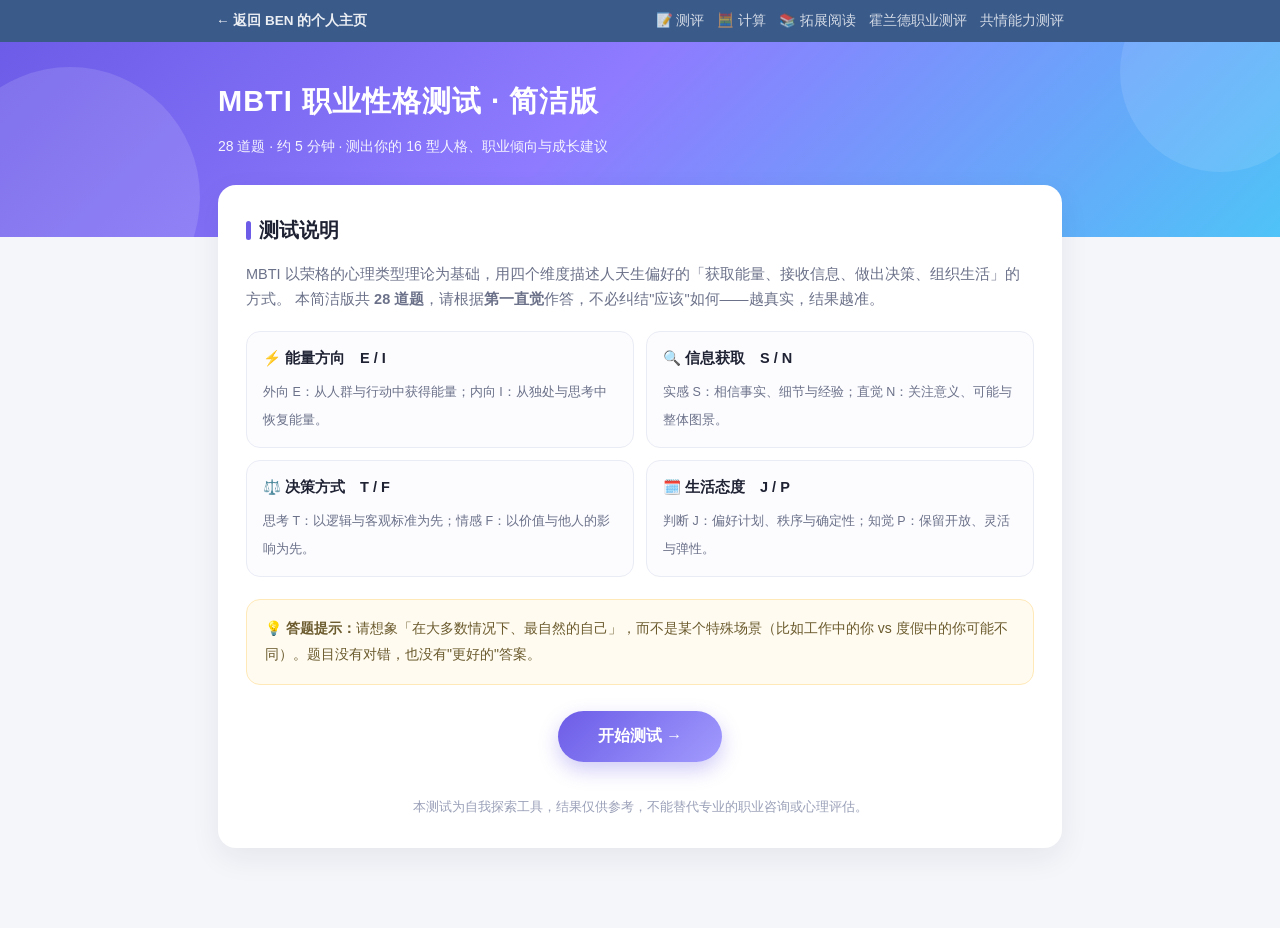
<file: MBTItest.html>
<!DOCTYPE html>
<html lang="zh-CN">
<head>
<meta charset="UTF-8">
<meta name="viewport" content="width=device-width, initial-scale=1.0">
<title>MBTI 职业性格测试 · 简洁版</title>
<style>
:root{
  --accent:#6C5CE7;
  --accent2:#A29BFE;
  --bg:#F5F6FA;
  --card:#FFFFFF;
  --text:#1F2233;
  --sub:#6B7189;
  --line:#EAECF5;
  --shadow:0 10px 30px rgba(31,34,51,.07);
  --radius:18px;
}
*{box-sizing:border-box;-webkit-tap-highlight-color:transparent;}
html,body{margin:0;padding:0;}
body{
  font-family:"PingFang SC","Microsoft YaHei","Hiragino Sans GB","Helvetica Neue",Arial,sans-serif;
  color:var(--text);
  background:var(--bg);
  line-height:1.75;
  -webkit-font-smoothing:antialiased;
}
.wrap{max-width:880px;margin:0 auto;padding:0 18px 80px;}

/* ============ 顶部 ============ */
.topbar{
  background:linear-gradient(135deg,#6C5CE7,#8E7BFF 45%,#4FC3F7);
  color:#fff;padding:34px 0 78px;position:relative;overflow:hidden;
}
.topbar::after{
  content:"";position:absolute;left:-60px;bottom:-90px;width:260px;height:260px;
  background:rgba(255,255,255,.13);border-radius:50%;
}
.topbar::before{
  content:"";position:absolute;right:-40px;top:-70px;width:200px;height:200px;
  background:rgba(255,255,255,.10);border-radius:50%;
}
.topbar .wrap{padding-bottom:0;position:relative;z-index:2;}
.topbar h1{margin:0;font-size:29px;letter-spacing:1px;font-weight:800;}
.topbar p{margin:8px 0 0;font-size:14px;opacity:.92;}

/* ============ 卡片 ============ */
.card{
  background:var(--card);border-radius:var(--radius);box-shadow:var(--shadow);
  padding:28px;margin-top:-52px;position:relative;z-index:3;
}
h2.sec{font-size:20px;margin:0 0 14px;display:flex;align-items:center;gap:8px;}
h2.sec::before{content:"";width:5px;height:19px;border-radius:3px;background:var(--accent);}
p.lead{color:var(--sub);font-size:14.5px;margin:0 0 18px;}

/* ============ 四维介绍 ============ */
.dimgrid{display:grid;grid-template-columns:repeat(2,1fr);gap:12px;margin:6px 0 22px;}
.dimbox{border:1px solid var(--line);border-radius:14px;padding:14px 16px;background:#FCFCFF;}
.dimbox b{font-size:14.5px;display:block;margin-bottom:6px;}
.dimbox span{font-size:12.5px;color:var(--sub);line-height:1.6;}

.btn{
  display:inline-flex;align-items:center;justify-content:center;gap:8px;
  border:none;cursor:pointer;font-size:16px;font-weight:700;
  padding:15px 40px;border-radius:999px;color:#fff;
  background:linear-gradient(135deg,var(--accent),var(--accent2));
  box-shadow:0 8px 20px rgba(108,92,231,.32);
  transition:transform .15s, box-shadow .15s;
}
.btn:hover{transform:translateY(-2px);box-shadow:0 12px 26px rgba(108,92,231,.38);}
.btn.ghost{
  background:#fff;color:var(--sub);box-shadow:none;border:1.5px solid var(--line);
}
.btn.ghost:hover{border-color:var(--accent);color:var(--accent);}
.btn-row{display:flex;gap:12px;flex-wrap:wrap;justify-content:center;margin-top:26px;}

/* ============ 答题 ============ */
.qhead{display:flex;justify-content:space-between;align-items:center;font-size:13px;color:var(--sub);margin-bottom:10px;}
.prog{height:8px;border-radius:99px;background:#EEEFF7;overflow:hidden;margin-bottom:26px;}
.prog i{display:block;height:100%;width:0;border-radius:99px;background:linear-gradient(90deg,var(--accent),var(--accent2));transition:width .35s ease;}
.qtext{font-size:20px;font-weight:700;line-height:1.7;margin:30px 0 26px;min-height:70px;}
.opts{display:flex;flex-direction:column;gap:10px;}
.opt{
  display:flex;align-items:center;gap:12px;border:1.5px solid var(--line);border-radius:13px;
  padding:14px 16px;cursor:pointer;background:#fff;font-size:15px;transition:.18s;
}
.opt:hover{border-color:var(--accent);background:#F7F6FF;}
.opt .dot{width:20px;height:20px;border-radius:50%;border:2px solid #D6D9E6;flex:0 0 20px;transition:.18s;position:relative;}
.opt.on{border-color:var(--accent);background:#F2F0FF;}
.opt.on .dot{border-color:var(--accent);background:var(--accent);box-shadow:inset 0 0 0 3.5px #fff;}
.scalehint{display:flex;justify-content:space-between;font-size:12px;color:#9AA0B8;margin-top:14px;padding:0 4px;}
.nav{display:flex;justify-content:space-between;margin-top:26px;gap:12px;}
.nav button{
  flex:1;padding:13px;border-radius:12px;font-size:15px;font-weight:600;cursor:pointer;
  border:1.5px solid var(--line);background:#fff;color:var(--sub);transition:.18s;
}
.nav button.pri{background:linear-gradient(135deg,var(--accent),var(--accent2));color:#fff;border:none;}
.nav button:disabled{opacity:.4;cursor:not-allowed;}
.kbd{font-size:12px;color:#A6ABC0;text-align:center;margin-top:18px;}

/* ============ 结果 ============ */
.hero{
  border-radius:var(--radius);padding:30px 26px;color:#fff;position:relative;overflow:hidden;
  background:linear-gradient(135deg,var(--accent),var(--accent2));
}
.hero .grid2{display:grid;grid-template-columns:150px 1fr;gap:24px;align-items:center;position:relative;z-index:2;}
.hero h3{margin:0;font-size:15px;opacity:.9;font-weight:600;letter-spacing:2px;}
.hero .tname{font-size:34px;font-weight:800;margin:2px 0 6px;letter-spacing:1px;}
.hero .ten{font-size:14px;opacity:.85;margin-bottom:10px;}
.hero .tagline{font-size:15px;line-height:1.8;background:rgba(255,255,255,.16);border-radius:12px;padding:10px 14px;border:1px solid rgba(255,255,255,.22);}
.hero::after{content:"";position:absolute;right:-70px;top:-70px;width:230px;height:230px;border-radius:50%;background:rgba(255,255,255,.12);}
.hero::before{content:"";position:absolute;left:30%;bottom:-120px;width:200px;height:200px;border-radius:50%;background:rgba(255,255,255,.08);}
.badge{width:150px;height:150px;}

.tags{display:flex;flex-wrap:wrap;gap:8px;margin-top:16px;}
.tag{background:#F3F2FF;color:var(--accent);border-radius:99px;padding:5px 14px;font-size:13px;font-weight:600;}
.tag.gray{background:#F2F3F8;color:var(--sub);}

/* 维度条 */
.bars{margin-top:20px;}
.bar{margin-bottom:18px;}
.bar .bl{display:flex;justify-content:space-between;font-size:13.5px;margin-bottom:6px;font-weight:600;}
.bar .bl em{font-style:normal;color:var(--sub);font-weight:500;}
.bar .track{height:14px;border-radius:99px;background:#F0F1F7;display:flex;overflow:hidden;}
.bar .track i{display:block;height:100%;width:0;transition:width 1s cubic-bezier(.22,1,.36,1);}
.bar .track i.a{background:linear-gradient(90deg,var(--accent),var(--accent2));}
.bar .track i.b{background:linear-gradient(90deg,#DFE2EE,#C9CEE0);}
.bar .note{font-size:12.5px;color:var(--sub);margin-top:6px;}

/* 双栏 */
.two{display:grid;grid-template-columns:1fr 1fr;gap:22px;align-items:center;}
.radarbox{text-align:center;}
.radarbox .cap{font-size:12.5px;color:var(--sub);margin-top:6px;}

/* 认知功能 */
.func{margin-top:6px;}
.frow{display:flex;align-items:center;gap:12px;margin-bottom:10px;}
.frow .fn{width:78px;font-size:13px;font-weight:700;color:var(--sub);flex:0 0 78px;}
.frow .fbar{flex:1;height:30px;border-radius:8px;background:#F4F5FA;position:relative;overflow:hidden;display:flex;align-items:center;}
.frow .fbar i{position:absolute;left:0;top:0;height:100%;width:0;border-radius:8px;transition:width .9s ease;}
.frow .fbar span{position:relative;z-index:2;padding-left:12px;font-size:13px;font-weight:600;color:#fff;}

/* 列表 */
ul.list{margin:0;padding-left:0;list-style:none;}
ul.list li{position:relative;padding-left:26px;margin-bottom:11px;font-size:14.5px;line-height:1.8;}
ul.list li::before{
  content:"";position:absolute;left:6px;top:11px;width:7px;height:7px;border-radius:50%;background:var(--accent);
}
ul.list.con li::before{background:#FF7675;}
ul.list.warn li::before{background:#FDCB6E;}

/* 职业 */
.careers{display:grid;grid-template-columns:repeat(3,1fr);gap:12px;margin-top:6px;}
.career{border:1px solid var(--line);border-radius:14px;padding:16px 12px;text-align:center;background:#FCFCFF;transition:.2s;}
.career:hover{transform:translateY(-3px);border-color:var(--accent);box-shadow:0 8px 18px rgba(108,92,231,.10);}
.career .ic{font-size:26px;line-height:1;}
.career .cn{font-size:14px;font-weight:700;margin-top:8px;}
.career .cd{font-size:12px;color:var(--sub);margin-top:3px;}

.quote{
  border-left:4px solid var(--accent);background:#F8F7FF;border-radius:0 12px 12px 0;
  padding:14px 18px;font-size:14.5px;line-height:1.85;color:#3A3E55;
}
.tip{background:#FFFBF0;border:1px solid #FFE9B8;border-radius:14px;padding:16px 18px;font-size:14px;line-height:1.85;color:#6B5B2E;}

/* 16型表 */
.grid16{display:grid;grid-template-columns:repeat(4,1fr);gap:8px;margin-top:6px;}
.g16{border:1.5px solid var(--line);border-radius:11px;padding:9px 4px;text-align:center;cursor:pointer;transition:.18s;background:#fff;}
.g16:hover{border-color:var(--accent);transform:translateY(-2px);}
.g16 b{display:block;font-size:13.5px;letter-spacing:.5px;}
.g16 span{font-size:11.5px;color:var(--sub);}
.g16.me{background:linear-gradient(135deg,var(--accent),var(--accent2));border-color:transparent;color:#fff;}
.g16.me span{color:rgba(255,255,255,.85);}
.g16 .gdot{width:6px;height:6px;border-radius:50%;display:inline-block;margin-bottom:3px;}

.foot{text-align:center;color:#9AA0B8;font-size:12.5px;margin-top:34px;line-height:1.9;}

.hide{display:none !important;}
.fade{animation:fade .4s ease;}
@keyframes fade{from{opacity:0;transform:translateY(12px);}to{opacity:1;transform:none;}}

.loading{text-align:center;padding:60px 0;}
.loading .ring{width:64px;height:64px;margin:0 auto 20px;border-radius:50%;border:5px solid #EEEFF7;border-top-color:var(--accent);animation:spin .9s linear infinite;}
@keyframes spin{to{transform:rotate(360deg);}}
.loading p{color:var(--sub);font-size:15px;margin:0;}

@media(max-width:700px){
  .topbar{padding:26px 0 66px;}
  .topbar h1{font-size:23px;}
  .card{padding:20px 17px;margin-top:-42px;}
  .dimgrid{grid-template-columns:1fr;}
  .hero .grid2{grid-template-columns:1fr;text-align:center;gap:14px;}
  .badge{width:120px;height:120px;margin:0 auto;}
  .hero .tagline{text-align:left;}
  .two{grid-template-columns:1fr;}
  .careers{grid-template-columns:repeat(2,1fr);}
  .grid16{grid-template-columns:repeat(2,1fr);}
  .qtext{font-size:18px;min-height:60px;margin:22px 0 20px;}
  .btn{padding:14px 30px;font-size:15px;}
  .frow .fn{width:60px;flex:0 0 60px;font-size:12px;}
}

@media print{
  body{background:#fff;}
  .topbar{background:var(--accent) !important;-webkit-print-color-adjust:exact;print-color-adjust:exact;}
  .hero,.bar .track i,.frow .fbar i,.g16.me,.tag{ -webkit-print-color-adjust:exact;print-color-adjust:exact;}
  .noprint{display:none !important;}
  .card{box-shadow:none;margin-top:0;padding:0 0 20px;}
  .sitebar{display:none!important;}
}

/* ---------- 站点导航条（与主站统一配色） ---------- */
.sitebar{background:#3a5a8a;color:#fff;}
.sitebar .sb-wrap{max-width:880px;margin:0 auto;padding:9px 16px;display:flex;align-items:center;gap:12px;}
.sitebar a{color:#fff;text-decoration:none;font-size:13.5px;opacity:.9;white-space:nowrap;}
.sitebar a:hover{opacity:1;text-decoration:underline;}
.sitebar .sb-home{font-weight:700;display:inline-flex;align-items:center;gap:6px;}
.sitebar .sb-links{margin-left:auto;display:flex;gap:13px;flex-wrap:wrap;}
.sitebar .sb-links a{opacity:.78;}
@media(max-width:720px){
  .sitebar .sb-links{display:none;}
  .sitebar .sb-wrap{padding:8px 14px;}
}
</style>
</head>
<body>

<!-- 站点导航条（返回主页 + 栏目快捷入口） -->
<nav class="sitebar noprint">
  <div class="sb-wrap">
    <a href="index.html#intro" class="sb-home">← 返回 BEN 的个人主页</a>
    <div class="sb-links">
      <a href="index.html#assess">📝 测评</a>
      <a href="index.html#tools">🧮 计算</a>
      <a href="index.html#read">📚 拓展阅读</a>
      <a href="holland.html">霍兰德职业测评</a>
      <a href="IRC.html">共情能力测评</a>
    </div>
  </div>
</nav>

<div class="topbar">
  <div class="wrap">
    <h1>MBTI 职业性格测试 · 简洁版</h1>
    <p>28 道题 · 约 5 分钟 · 测出你的 16 型人格、职业倾向与成长建议</p>
  </div>
</div>

<div class="wrap">

  <!-- ============ 首页 ============ -->
  <div id="home" class="card">
    <h2 class="sec">测试说明</h2>
    <p class="lead">
      MBTI 以荣格的心理类型理论为基础，用四个维度描述人天生偏好的「获取能量、接收信息、做出决策、组织生活」的方式。
      本简洁版共 <b>28 道题</b>，请根据<b>第一直觉</b>作答，不必纠结"应该"如何——越真实，结果越准。
    </p>

    <div class="dimgrid">
      <div class="dimbox"><b>⚡ 能量方向　E / I</b><span>外向 E：从人群与行动中获得能量；内向 I：从独处与思考中恢复能量。</span></div>
      <div class="dimbox"><b>🔍 信息获取　S / N</b><span>实感 S：相信事实、细节与经验；直觉 N：关注意义、可能与整体图景。</span></div>
      <div class="dimbox"><b>⚖️ 决策方式　T / F</b><span>思考 T：以逻辑与客观标准为先；情感 F：以价值与他人的影响为先。</span></div>
      <div class="dimbox"><b>🗓️ 生活态度　J / P</b><span>判断 J：偏好计划、秩序与确定性；知觉 P：保留开放、灵活与弹性。</span></div>
    </div>

    <div class="tip">
      💡 <b>答题提示：</b>请想象「在大多数情况下、最自然的自己」，而不是某个特殊场景（比如工作中的你 vs 度假中的你可能不同）。题目没有对错，也没有"更好的"答案。
    </div>

    <div class="btn-row">
      <button class="btn" onclick="startTest()">开始测试 →</button>
    </div>

    <div class="foot">本测试为自我探索工具，结果仅供参考，不能替代专业的职业咨询或心理评估。</div>
  </div>

  <!-- ============ 答题 ============ -->
  <div id="quiz" class="card hide">
    <div class="qhead">
      <span>第 <b id="qno">1</b> / 28 题</span>
      <span id="qdim">能量方向</span>
    </div>
    <div class="prog"><i id="progbar"></i></div>
    <div class="qtext" id="qtext"></div>
    <div class="opts" id="opts"></div>
    <div class="scalehint"><span>完全不同意</span><span>完全同意</span></div>
    <div class="nav">
      <button id="btnPrev" onclick="prevQ()">← 上一题</button>
      <button id="btnNext" class="pri" onclick="nextQ()">下一题 →</button>
    </div>
    <div class="kbd noprint">小技巧：按键盘 <b>1~5</b> 可直接选择选项</div>
  </div>

  <!-- ============ 计算 ============ -->
  <div id="loading" class="card hide">
    <div class="loading">
      <div class="ring"></div>
      <p>正在分析你的性格画像…</p>
    </div>
  </div>

  <!-- ============ 结果 ============ -->
  <div id="result" class="card hide"></div>

</div>

<script>
/* =========================================================
   1. 题目（28 题，四维各 7 题）
   dim: EI / SN / TF / JP ；dir: 1 → 偏向 A 极，-1 → 偏向 B 极
   ========================================================= */
const QUESTIONS = [
  // E / I
  {d:'EI',k:1,t:'在陌生的社交场合，我往往是先开口、主动认识人的那个。'},
  {d:'EI',k:-1,t:'经过一整天的社交后，我最需要的是独处来恢复精力。'},
  {d:'EI',k:1,t:'我习惯"边说边想"，和别人讨论能帮我理清思路。'},
  {d:'EI',k:-1,t:'我更愿意用文字消息沟通，而不是打电话或当面聊。'},
  {d:'EI',k:1,t:'热闹的人群和活动让我感到兴奋，而不是想要逃离。'},
  {d:'EI',k:-1,t:'比起大型聚会，我更喜欢两三个人的深度交谈。'},
  {d:'EI',k:1,t:'独处太久会让我觉得无聊，会想找人说说话。'},
  // S / N
  {d:'SN',k:1,t:'我更关注眼前的事实与细节，而不是背后的可能性。'},
  {d:'SN',k:-1,t:'我常常由一个点子，联想到许多新的想法和方向。'},
  {d:'SN',k:1,t:'动手之前，我喜欢先有清晰明确的步骤和说明。'},
  {d:'SN',k:-1,t:'比起"怎么做"，我更在意"为什么"和"还能变成什么"。'},
  {d:'SN',k:-1,t:'我对抽象的理论、概念和隐喻很感兴趣。'},
  {d:'SN',k:1,t:'我更相信亲身经历和可验证的数据，而不是直觉。'},
  {d:'SN',k:-1,t:'别人常说我"想得太远"，有点脱离实际。'},
  // T / F
  {d:'TF',k:1,t:'做决定时，我优先讲逻辑和客观标准。'},
  {d:'TF',k:-1,t:'我很容易被他人的处境、情绪和故事打动。'},
  {d:'TF',k:1,t:'即使真相会让人不舒服，我也认为应该如实说出来。'},
  {d:'TF',k:-1,t:'我更在意一个决定对他人的影响，而不是它是否绝对公平。'},
  {d:'TF',k:1,t:'别人向我倾诉时，我的第一反应是帮他分析问题。'},
  {d:'TF',k:-1,t:'做选择时，我常问自己"这样做对不对得起我的价值观"。'},
  {d:'TF',k:1,t:'我习惯把情绪和事情分开，先解决问题再说。'},
  // J / P
  {d:'JP',k:1,t:'我习惯提前做好计划，并严格按照计划推进。'},
  {d:'JP',k:-1,t:'我更愿意保留灵活空间，随时根据情况调整。'},
  {d:'JP',k:1,t:'待办事项没有完成，会让我心里不踏实。'},
  {d:'JP',k:-1,t:'截止日期前的压力，反而能激发我的最佳状态。'},
  {d:'JP',k:1,t:'我的桌面、文件和日程通常是井井有条的。'},
  {d:'JP',k:-1,t:'我享受即兴的旅行和临时起意的邀约。'},
  {d:'JP',k:-1,t:'做决定前我总想再多收集些信息，不急于下结论。'}
];

const DIM_NAME = {EI:'能量方向', SN:'信息获取', TF:'决策方式', JP:'生活态度'};
const POLES = {
  EI:['E','I'], SN:['S','N'], TF:['T','F'], JP:['J','P']
};

/* =========================================================
   2. 四维解读
   ========================================================= */
const DIM_INFO = {
  E:{t:'外向 Extraversion', d:'你的能量来自外部世界。你习惯在行动与交流中思考，反应快、乐于表达，社交圈往往比较广。需要注意：长期缺乏互动会让你"电量"下降。'},
  I:{t:'内向 Introversion', d:'你的能量来自内心世界。你习惯先想清楚再说，享受深度而非广度，独处是你恢复状态的方式。需要注意：过度封闭会让机会与你擦肩。'},
  S:{t:'实感 Sensing', d:'你信任看得见、摸得着的事实。你关注细节、讲究经验，做事脚踏实地、可靠稳健。需要注意：别因过于务实而错过新的可能性。'},
  N:{t:'直觉 Intuition', d:'你天生捕捉模式与意义。你喜欢想象"还能成为什么"，擅长抽象思考与前瞻。需要注意：别忘了把灵感落到可执行的细节上。'},
  T:{t:'思考 Thinking', d:'你以逻辑和客观标准做决定。你重视公平与真相，能冷静分析问题，不易被情绪带走。需要注意：真理之外，别忘了照顾他人的感受。'},
  F:{t:'情感 Feeling', d:'你以价值和人际关系做决定。你善解人意、重视和谐，能敏锐感知他人的需要。需要注意：别为了照顾别人而委屈自己。'},
  J:{t:'判断 Judging', d:'你偏好计划与确定。你喜欢把事情安排妥当、按部就班推进，讨厌悬而未决。需要注意：过度计划会让你错失意外的惊喜。'},
  P:{t:'知觉 Perceiving', d:'你偏好开放与弹性。你喜欢保留选择、随机应变，对新信息保持欢迎。需要注意：无限期延迟决定，也是一种代价。'}
};

/* =========================================================
   3. 16 型人格详细档案
   ========================================================= */
const GROUPS = {
  NT:{g:'理性分析家', c1:'#6C5CE7', c2:'#A29BFE', d:'理性、好奇、追求胜任与真理'},
  NF:{g:'理想外交家', c1:'#00B894', c2:'#55E6C1', d:'共情、理想、追求意义与成长'},
  SJ:{g:'稳健守卫者', c1:'#0984E3', c2:'#74B9FF', d:'可靠、秩序、追求责任与稳定'},
  SP:{g:'自由探索者', c1:'#E17055', c2:'#FAB1A0', d:'灵活、感官、追求自由与体验'}
};

const TYPES = {
INTJ:{n:'建筑师',en:'Architect',gp:'NT',kw:['战略家','独立','远见','完美主义'],fn:['Ni 内倾直觉','Te 外倾思考','Fi 内倾情感','Se 外倾感觉'],
 tag:'在脑海中先建好未来，再一步步把它搬进现实。',
 desc:'你是罕见而坚定的战略型思考者。你几乎对一切都有自己的判断，习惯站在系统层面看问题：不只看"现在怎么样"，更看"三年后会变成什么样"。你享受独立工作，对低效、敷衍和空洞的口号缺乏耐心。你对自己的要求远高于外界对你的要求，这种内在驱动力让你能在无人喝彩时依然推进长远计划。',
 st:['能看到问题的底层结构，善于搭建系统而非解决单点','长期规划能力极强，自我驱动不需要外部鞭策','决策时不易被情绪和舆论裹挟','一旦认准目标，执行力与抗干扰能力惊人'],
 wk:['容易显得高冷疏离，让人不敢靠近','对低效和"不够聪明"缺乏耐心，容易挫伤他人','完美主义导致迟迟不落地，或反复推倒重来','不擅长表达情感，关心常被误解为挑剔'],
 cf:['战略咨询','科技与研发','金融投研','系统架构','高等教育','企业高管'],
 cj:[['🧭','战略顾问','为企业设计长期路径'],['📊','数据科学家','用模型回答关键问题'],['🏗️','系统架构师','搭建复杂而优雅的结构'],['🔬','研究员','在专业领域深耕到底'],['💼','投资分析师','判断长期价值'],['📐','产品经理(策略向)','定义产品的方向']],
 rl:'你不擅长寒暄，却极度忠诚。你的爱往往不是甜言蜜语，而是"我把你的问题当成我的问题来解决"。你需要一个能理解"关心不等于时刻陪伴"的伴侣，也需要在关系里主动说出自己的在意，而不是默认对方能读懂。',
 gr:['把"完成"置于"完美"之前，先交付 80 分再迭代','练习用语言而不是只用行动表达关心','允许别人用完全不同的路径达到同样的结果','主动维护几段能说真心话的关系，而非只靠自己']},

INTP:{n:'逻辑学家',en:'Logician',gp:'NT',kw:['好奇','抽象','怀疑','沉浸'],fn:['Ti 内倾思考','Ne 外倾直觉','Si 内倾感觉','Fe 外倾情感'],
 tag:'为理解而生的头脑，永远在追问"这背后的原理是什么"。',
 desc:'你活在由概念、模型和"如果……会怎样"构成的世界里。比起答案，你更迷恋推导过程；比起权威结论，你更相信自己的逻辑。你能长时间沉浸在一个问题中忘记时间，也会因为突然失去兴趣而把事情搁在一边。对你而言，准确比礼貌重要，有趣比有用重要。',
 st:['严密的逻辑推演与模型建构能力','能从多个角度拆解同一个问题','对知识本身有纯粹热情，学习速度快','不受权威、惯例和"大家都这么做"的束缚'],
 wk:['想得多做得少，容易陷入分析瘫痪','忽视截止日期与行政琐事','社交场合显得笨拙或心不在焉','对重复性的细节工作极不耐烦'],
 cf:['理论科研','软件开发','算法与数据','哲学与科学传播','系统分析','产品研究'],
 cj:[['🧠','算法工程师','让数学在现实中运行'],['💻','软件工程师','用代码搭建可运行的逻辑'],['📚','研究员 / 学者','把一个领域推向边界'],['🧪','数据科学家','从噪声中发现规律'],['📝','科普作者','把复杂讲得通透'],['🔧','系统分析师','诊断复杂系统的病因']],
 rl:'你在关系里需要大量独处空间，也渴望真正能"聊到一起"的智力共鸣。你表达感情的方式偏理性，容易被误解为冷淡。试着把"我帮你想了三个方案"换成"我理解你现在很难受"，效果会完全不同。',
 gr:['为每个想法设定一个"最小可交付物"','用外部截止线（公开承诺）约束自己','刻意练习识别他人的情绪信号','把想法写下来，别让它只停留在脑中']},

ENTJ:{n:'指挥官',en:'Commander',gp:'NT',kw:['果断','领导','战略','目标感'],fn:['Te 外倾思考','Ni 内倾直觉','Se 外倾感觉','Fi 内倾情感'],
 tag:'天生要把混乱变成秩序、把目标变成结果。',
 desc:'你是天生的组织者与推动者。你看见低效就会忍不住想改造，看见目标就会立刻拆解路径、分配资源。你说话直接、决策迅速，在危机时刻尤其能扛事。你相信能力可以被训练、结果可以被管理，也因此对自己和他人都要求很高。',
 st:['快速决策与高效整合资源的能力','天然的领袖气质，能带动团队往前冲','战略眼光，能看到三到五年后的格局','极强的执行力与抗压能力'],
 wk:['过于强势，容易忽视他人的感受与节奏','习惯把人际关系也当作项目来管理','对"跟不上节奏"的人缺乏耐心','难以承认错误或示弱'],
 cf:['企业管理','创业','战略咨询','销售管理','项目管理','法律与投行'],
 cj:[['🚀','创业者 / 创始人','从 0 到 1 建起事业'],['🏢','总经理 / 高管','带组织打胜仗'],['📈','战略顾问','为复杂局面定方向'],['🎯','销售总监','用目标驱动团队'],['📋','项目总监','把大工程按时落地'],['⚖️','律师 / 投行人士','在高对抗中取胜']],
 rl:'你是"共同成长型"的伴侣：希望和对方一起变强，会用高标准要求关系。但亲密关系不是 KPI，试着在爱人面前放下效率，允许自己说"我今天其实有点撑不住"。',
 gr:['先听完再发言，把"倾听"当作一项能力训练','在决策流程里给"人的感受"留一个位置','学会授权，而不是每件事都亲力亲为','定期自省：我追求的是成就，还是我自己真正想要的生活？']},

ENTP:{n:'辩论家',en:'Debater',gp:'NT',kw:['机敏','创意','挑战','即兴'],fn:['Ne 外倾直觉','Ti 内倾思考','Fe 外倾情感','Si 内倾感觉'],
 tag:'点子永远不会枯竭，最怕的是无聊和循规蹈矩。',
 desc:'你的大脑像一台永不熄火的联想机器：一个新闻、一句话，都能触发十条新思路。你享受观点的碰撞，甚至会为了检验一个论点而故意站在反面。你擅长开场，也擅长救场，但"把一件事做完"往往比"开始一件事"难得多。',
 st:['快速看到可能性与事物之间的连接','头脑风暴中的绝对主力','临场应变与危机公关能力强','表达与说服极具感染力'],
 wk:['虎头蛇尾，兴趣转移太快','争论上瘾，容易让讨论变成对抗','抗拒流程和 routine，讨厌被束缚','低估执行难度，时间表常常过于乐观'],
 cf:['创业创新','市场营销','产品策划','媒体公关','管理咨询','法律(辩论向)'],
 cj:[['💡','产品经理(创新型)','定义下一个可能性'],['📣','品牌 / 营销策划','用创意撬动注意力'],['🎤','媒体人 / 主持人','在表达中发现机会'],['🗣️','管理顾问','为客户重构问题'],['🚀','创业公司合伙人','在不断试错中找路'],['⚖️','律师','以辩论为职业']],
 rl:'你有趣、热烈、充满惊喜，但也可能显得善变。你需要一个能接住你节奏、又不被你绕晕的伴侣。关系里最该练习的是：对方不是在和你辩论，而是在向你表达需要。',
 gr:['建立"收尾机制"：用外部 accountability 逼自己交卷','区分"有趣"和"重要"，每天先做最重要的那件','提出点子后主动认领一部分执行','练习先复述对方的观点，再表达不同意见']},

INFJ:{n:'提倡者',en:'Advocate',gp:'NF',kw:['洞察','理想','共情','使命感'],fn:['Ni 内倾直觉','Fe 外倾情感','Ti 内倾思考','Se 外倾感觉'],
 tag:'表面温和，内心有一整套关于"世界应该如何"的理想。',
 desc:'你能在别人说完之前就感知到他们真正想表达的东西。你温和但有原则，安静却有力量——内心对价值和意义有着近乎苛刻的标准。你常常把他人的需要放在自己前面，也会因为理想与现实的落差而陷入深深的疲惫。',
 st:['看穿他人未说出口的需求，洞察力极强','强烈的使命感与价值感，愿意长期投入','深度倾听，让人感到被真正理解','长线思维，能为一件事坚持很多年'],
 wk:['过度承担他人情绪，容易耗竭','完美主义导致自我消耗与拖延','难以拒绝，边界感薄弱','理想落空时容易幻灭、彻底抽离'],
 cf:['心理咨询','教育','公益与非营利','内容创作','组织发展(HR)','医疗与社会工作'],
 cj:[['🕊️','心理咨询师','陪人走过最暗的路'],['📖','教育工作者 / 教师','点亮一个人的成长'],['🌱','公益项目负责人','让善意变成系统'],['✍️','内容创作者 / 作家','用文字影响人心'],['🤝','组织发展顾问','让组织更像人'],['🏥','社工 / 疗愈师','在细微处修复生活']],
 rl:'你追求灵魂层面的连接，择友择偶标准极高，宁缺毋滥。你习惯付出，却很少开口索取。请记住：被理解是双向的，你不说，对方永远猜不到。',
 gr:['建立情绪边界：别人的课题不必由你背负','把宏大理想切成本季度可执行的一小步','允许自己被照顾，接受他人不完美的善意','及时表达不满，而不是忍耐到彻底失望']},

INFP:{n:'调停者',en:'Mediator',gp:'NF',kw:['真诚','想象力','价值驱动','温柔'],fn:['Fi 内倾情感','Ne 外倾直觉','Si 内倾感觉','Te 外倾思考'],
 tag:'内心有一片柔软而坚定的海，只为真正相信的事奔走。',
 desc:'你有一个丰富而私密的内心世界，那里住着你的价值观、想象和对"更好"的执念。你温和、包容、不愿伤害任何人，但一旦触碰到核心信念，你会展现出惊人的坚定。你容易共情，也容易被无意义的事务消耗。',
 st:['深刻的共情力，能站在他人位置感受世界','忠于内心价值，不为外部评价轻易动摇','丰富的想象力与出色的文字／视觉表达','接纳差异，能容纳多元的人和想法'],
 wk:['过度理想化现实，落差感强','回避冲突，把不满积压在心里','执行力与事务管理能力偏弱','容易自我怀疑，陷入内耗'],
 cf:['写作与编辑','心理咨询','设计','公益 NGO','教育','艺术与音乐'],
 cj:[['✍️','作家 / 编辑','把感受铸成文字'],['🎨','视觉 / 平面设计师','让美成为沟通语言'],['🕊️','心理咨询师','在倾听中疗愈'],['🌍','NGO 项目官员','为相信的事奔走'],['📚','教师 / 阅读推广','守护一颗心长大'],['🎵','音乐人 / 艺术创作者','把情绪变成作品']],
 rl:'你渴望被真正"看见"，而不只是被喜欢。你需要温和、稳定、允许你做自己的关系。请练习在委屈发生的当下说出来，而不是等它发酵成"你根本不懂我"。',
 gr:['把价值感翻译成具体行动：这周我能做哪一件小事？','练习直面冲突，冲突不等于关系破裂','用外部结构（日程、伙伴、deadline）补足执行力','区分"我不喜欢"和"这不好"，避免感性判断一切']},

ENFJ:{n:'主人公',en:'Protagonist',gp:'NF',kw:['热情','感染力','责任感','凝聚力'],fn:['Fe 外倾情感','Ni 内倾直觉','Se 外倾感觉','Ti 内倾思考'],
 tag:'天生想把一群人凝聚成一束光。',
 desc:'你总能看见别人身上连他们自己都没发现的潜力，并忍不住想推他们一把。你热情、善于沟通、责任感极强，常常是团队的黏合剂和气氛担当。但你也容易把别人的期待背在自己身上，为他人的评价而活。',
 st:['激励与凝聚团队的天赋','高度敏感的人际雷达，能照顾到每个人的感受','出色的演讲与沟通能力','真心愿意为他人的成长投入时间与精力'],
 wk:['过度在意评价，容易为他人的情绪负责','为他人牺牲自我，导致耗竭','以爱之名的控制欲','把精力都给别人，回避自己的问题'],
 cf:['教育与培训','人力资源','公关传播','公益与社工','销售与客户成功','团队管理'],
 cj:[['🎓','培训师 / 教师','点燃一群人的热情'],['🤝','HR / 组织发展','让人才被看见'],['📣','公关 / 品牌传播','替组织发出温度'],['🌱','公益机构负责人','用影响力做善事'],['💬','客户成功经理','陪客户一起长成'],['🏆','团队负责人','把一群人带成一支队伍']],
 rl:'你是付出型的伴侣，会记得对方所有的小习惯，也期待同等的回应。但你常常不说自己的需求，然后失望。请练习把"我希望你能……"直接说出来。',
 gr:['先照顾好自己，再照顾世界——你的电量也是有限的','课题分离：别人的结果不等于你的责任','接受"不是所有人都会喜欢你"这件事','建立内在评价体系，减少对外界反馈的依赖']},

ENFP:{n:'竞选者',en:'Campaigner',gp:'NF',kw:['活力','好奇','共情','自由'],fn:['Ne 外倾直觉','Fi 内倾情感','Te 外倾思考','Si 内倾感觉'],
 tag:'可能性本身，就是我前行的燃料。',
 desc:'你对世界保持着近乎孩子气的好奇，也对人怀有真诚的兴趣。你能在五分钟内和一个陌生人聊得像老朋友，也能为一个新点子兴奋到半夜。你讨厌重复与束缚，向往自由与意义兼具的生活。',
 st:['快速与人建立连接，社交天然亲和','创意与联想能力出众，点子源源不断','热情具有感染力，能带动周围气氛','适应变化能力强，不惧不确定性'],
 wk:['三分钟热度，难以坚持到收获期','对事务性、细节性工作有天然抗拒','情绪起伏较大，容易冲动决策','承诺过多，导致精力分散'],
 cf:['创意策划','市场与品牌','媒体与内容','心理咨询','教育与培训','创业与商务拓展'],
 cj:[['🎪','创意策划','把灵感变成一场活动'],['📣','品牌 / 市场经理','让故事被人记住'],['🎙️','内容创作者 / 主持人','用表达连接人群'],['🕊️','心理咨询师','在对话中发现人'],['🧭','生涯规划师','陪人找到方向'],['🚀','商务拓展 / 创业者','在不确定中开路']],
 rl:'你浪漫、热烈、充满惊喜，是最好的"同行者"。但你需要自由与回应并存：既要有自己的空间，也要被及时回应。关系里最需要练习的是把热情坚持下去，而不只是点燃。',
 gr:['一次只选一件事，做完再开下一条线','建立最基础的例行事务系统（账单、日程、收纳）','用记录代替情绪化决策：先写下来，24 小时后再决定','给承诺留缓冲，宁可少答应，也要做得到']},

ISTJ:{n:'物流师',en:'Logistician',gp:'SJ',kw:['可靠','严谨','务实','守序'],fn:['Si 内倾感觉','Te 外倾思考','Fi 内倾情感','Ne 外倾直觉'],
 tag:'承诺过的事，就一定会按标准完成。',
 desc:'你是那种"交给你就放心"的人。你重视事实、流程和先例，做事有条不紊，对质量有近乎固执的坚持。你不爱说大话，但每一个承诺都会被认真兑现。你是组织里最稳定的那块基石。',
 st:['极强的责任心，说到一定做到','对细节与流程的把控力出众','情绪稳定，判断不易被带偏','善于积累经验，形成可复用方法论'],
 wk:['抗拒变化，适应新流程较慢','情感表达笨拙，容易被误解为冷淡','容易固执于"以前就是这么做的"','对混乱和跳脱零容忍，容易焦虑'],
 cf:['财务会计','行政运营','法务合规','工程管理','医疗技术','数据管理'],
 cj:[['📊','会计师 / 审计师','让每一笔账都站得住'],['⚙️','运营经理','让流程稳定运转'],['⚖️','合规 / 法务专员','守住规则的底线'],['🏗️','工程 / 项目主管','按图纸落成现实'],['🔬','医学检验 / 技师','用精确守护健康'],['🗄️','数据 / 资料管理','让信息永远可追溯']],
 rl:'你用行动而不是语言表达爱：准时、记得细节、把事情安排妥当。你忠诚而长情，但需要被理解——你的"不浪漫"不等于"不在乎"。试着把"为什么我在意"说出来，而不只是"规矩就是这样"。',
 gr:['给变化留一个"试用期"，先试两周再下结论','多解释背后的原因，而不只强调规则','练习主动表达肯定与赞美','允许一次不完美的尝试，结果常常没那么糟']},

ISFJ:{n:'守卫者',en:'Defender',gp:'SJ',kw:['体贴','细致','奉献','可靠'],fn:['Si 内倾感觉','Fe 外倾情感','Ti 内倾思考','Ne 外倾直觉'],
 tag:'默默记住每个人的需要，然后把它们一件件办好。',
 desc:'你有一种安静而强大的守护力。你会注意到别人没说出口的需求：谁不吃香菜、谁今天情绪不对、谁的生日快到了。你把照顾他人当成理所当然，也常常因此忽略自己。你低调、谦逊，却是很多关系与组织真正的稳定器。',
 st:['细腻的观察力与照顾他人的本能','极强的耐心与责任感','稳固可靠，关键时刻绝不掉链子','擅长维护团队和谐与归属感'],
 wk:['不懂拒绝，把委屈积压在心里','害怕冲突与批评，习惯退让','过度牺牲，导致身心耗竭','对改变和陌生方式适应较慢'],
 cf:['医疗护理','教育','行政与后勤','人力资源','社会工作','客户服务'],
 cj:[['🩺','护士 / 护理师','用专业与温柔照护'],['📚','教师 / 教务','细致守护每个孩子'],['🗂️','行政 / 后勤主管','把琐碎打理成体系'],['🤝','人力资源 / 员工关系','照顾组织里的人'],['🌱','社工','为弱势者撑一把伞'],['🎧','客户服务专家','让每个问题有着落']],
 rl:'你是付出型的伴侣，爱藏在细节里。你需要被主动看见和感谢——一句"谢谢你记得"就能治愈很久。请练习直接说出需求，而不是用暗示期待对方猜中。',
 gr:['练习说"不"，拒绝不等于伤害关系','直接表达需求，把暗示换成陈述句','把照顾自己的额度留给自己一份','接受分歧：有冲突不代表关系要破裂']},

ESTJ:{n:'总经理',en:'Executive',gp:'SJ',kw:['组织','果断','务实','责任感'],fn:['Te 外倾思考','Si 内倾感觉','Ne 外倾直觉','Fi 内倾情感'],
 tag:'把事情做成、做成规矩、做成体系。',
 desc:'你是天生的管理者：目标清晰、标准明确、推动有力。你相信秩序和纪律能解决大部分问题，也愿意为此承担最重的责任。你说话直来直去，讨厌含糊和推诿，是团队在混乱时最先想到的那个人。',
 st:['强大的组织与推动能力','清晰的标准感与公平意识','危机时刻敢于担当、扛得住压','高效执行，不拖延不空谈'],
 wk:['沟通过于直接，容易伤人而不自知','不擅长处理情绪与"软性"问题','固执己见，不容易接受相反意见','把效率置于人的感受之上'],
 cf:['管理与运营','项目管理','销售管理','行政与政务','财务','生产制造管理'],
 cj:[['🏢','运营总监 / 总经理','让组织高效运转'],['📋','项目经理','把目标拆成可执行的日程'],['🎯','销售管理者','带团队拿下结果'],['🏛️','行政管理 / 公务员','让规则落地'],['📊','财务管理者','用数字守住健康'],['🏭','生产经理','让产线稳定输出']],
 rl:'你是关系里的"主心骨"，负责、可靠、有担当。但亲密关系需要温度而非标准：试着在指出问题之前，先说一句"我知道你已经很努力了"。',
 gr:['先肯定再纠正，批评前先给一句认可','给他人完整的表达空间，不要急着下结论','区分"高效"和"重要"：有些事值得慢慢来','经营情感账户，定期往里存款']},

ESFJ:{n:'执政官',en:'Consul',gp:'SJ',kw:['热心','社交','和谐','责任感'],fn:['Fe 外倾情感','Si 内倾感觉','Ne 外倾直觉','Ti 内倾思考'],
 tag:'让每个人都舒服，是我最本能的成就感。',
 desc:'你是人群中的暖光：热情、周到、善于照顾气氛。你记得每个人的名字和喜好，乐于组织聚会与活动，也真心为别人的好事高兴。你重视传统与归属感，渴望被需要和认可。',
 st:['照顾他人、营造氛围的天赋','出色的组织与协调能力','可靠忠诚，答应了就一定办到','沟通亲和，容易获得他人信任'],
 wk:['过度在意他人评价，容易受伤','回避冲突，却暗自积累委屈','难以接受批评，容易往心里去','依赖既有圈子与传统，抗拒突变'],
 cf:['教育','医疗护理','人力资源','客户服务与销售','活动策划','行政管理'],
 cj:[['📚','教师 / 教育工作者','在陪伴中影响人'],['🩺','护理 / 健康管理','用细致照护他人'],['🤝','HR / 员工关怀','让组织有温度'],['🛎️','客户经理 / 服务专家','把客户处成朋友'],['🎉','活动策划','让每个场合都热闹圆满'],['🗂️','行政主管','把日常打理得井井有条']],
 rl:'你是关系里的照顾者，付出细致而周到。你需要的是明确而及时的回应——被感谢、被需要、被放在心上。请练习直接说出"我也希望你能为我做……"。',
 gr:['建立内在评价：我的价值不由别人的脸色决定','练习接受不同意见，分歧不等于否定','为自己的需求发声，而不是等对方发现','允许别人用自己的方式做事，哪怕效率低一点']},

ISTP:{n:'鉴赏家',en:'Virtuoso',gp:'SP',kw:['冷静','动手','观察','独立'],fn:['Ti 内倾思考','Se 外倾感觉','Ni 内倾直觉','Fe 外倾情感'],
 tag:'话不多，但一动手就知道门道。',
 desc:'你安静、克制，却对身边的物理世界保持着敏锐的观察。你喜欢拆开东西看它怎么运转，也享受用双手解决问题。危机来临时你异常冷静，能在别人慌乱时冷静地找到症结。你讨厌被安排，也讨厌无意义的规矩。',
 st:['极强的实操与故障排查能力','临危不乱，危机中反而更清醒','逻辑清晰，能快速定位问题根因','不盲从规则，只相信验证过的结论'],
 wk:['情感表达迟钝，容易显得冷漠','容易厌倦，说走就走','长期承诺与稳定节奏较难维持','不爱解释，让人难以理解你的想法'],
 cf:['工程与制造','IT 运维与安全','技术工种','运动与户外','数据分析','机械与航空航天'],
 cj:[['🔧','工程师 / 技师','让机器重新运转'],['🛡️','网络安全 / 运维','在攻击中守住系统'],['🏍️','运动 / 户外教练','用身体理解极限'],['📈','数据分析师','从数据里找真相'],['⚙️','机械 / 硬件工程师','把结构做到精准'],['🚁','飞行员 / 特种作业','在高压下保持冷静']],
 rl:'你用行动而非言语表达在乎：修好一个东西、解决一个麻烦，就是你的"我爱你"。你需要被尊重空间的伴侣。请练习把想法说出来——对方看不见你的行动逻辑，只看见你的沉默。',
 gr:['说出你的想法，而不只是默默把事做完','给关系一点可预期的稳定性','挑选一件值得长期投入的事，坚持一年','刻意练习识别他人的情绪信号并回应']},

ISFP:{n:'探险家',en:'Adventurer',gp:'SP',kw:['审美','温和','当下','自由'],fn:['Fi 内倾情感','Se 外倾感觉','Ni 内倾直觉','Te 外倾思考'],
 tag:'用感官活在此刻，用审美定义自己。',
 desc:'你温和、低调，却有着极强的审美与感知力。你对色彩、质感、声音和氛围异常敏感，喜欢亲手创造美的东西。你活在当下，忠于自己的感受，讨厌被催促、被安排、被贴标签。',
 st:['敏锐的审美与感官感知力','温和包容，让人感到放松','对热爱之事行动力很强','忠于自我，不为迎合而改变'],
 wk:['回避冲突与长期规划','目标感弱，容易随波逐流','对批评敏感，容易受打击','讨厌被安排，抗拒外部结构'],
 cf:['设计(平面/室内/服装)','摄影与影像','音乐与手作','护理与疗愈','餐饮花艺美容','自然与户外'],
 cj:[['🎨','平面 / 室内设计师','让空间与画面说话'],['📷','摄影师','定格一瞬间的光'],['🎵','音乐人 / 手作人','把情绪做成物件'],['🌿','疗愈师 / 护理人员','用温柔缓解痛苦'],['🍰','主厨 / 花艺师','把美感做进日常'],['🏕️','户外 / 自然向导','带人回到真实世界']],
 rl:'你用细节与陪伴表达爱：记得对方喜欢的那首歌、准备一份贴心的小礼物。你需要被尊重自由、不被催促。请练习在受伤时说出来，而不是默默退后直到消失。',
 gr:['建立最基础的财务与计划框架（先记账三个月）','练习表达不满，用"我觉得"开头','给梦想设一个时间点，让它从感觉变成目标','把批评和否定分开：改的是作品，不是你这个人']},

ESTP:{n:'企业家',en:'Entrepreneur',gp:'SP',kw:['行动','冒险','机敏','现实'],fn:['Se 外倾感觉','Ti 内倾思考','Fe 外倾情感','Ni 内倾直觉'],
 tag:'机会就在眼前，先上场再说。',
 desc:'你是行动派中的行动派。你对现场的细微变化极其敏感，能在别人还在讨论时就已经出手。你喜欢有风险、有反馈、有输赢的赛场，讨厌冗长的会议和遥远的理论。你是天生的破局者。',
 st:['极强的临场反应与应变能力','善于捕捉稍纵即逝的机会','谈判与说服能力强','抗压性高，越紧张越兴奋'],
 wk:['冲动行事，风险评估不足','缺乏长期规划，容易顾此失彼','对重复、流程化的工作迅速厌倦','容易忽视行为对他人造成的后果'],
 cf:['销售与商务','创业','市场拓展','危机公关','体育与演艺','金融交易'],
 cj:[['💼','销售 / 商务总监','在谈判桌上拿结果'],['🚀','创业者','看到机会就先干一票'],['📈','市场拓展(BD)','打开新局面'],['🔥','危机公关','在火线上解决问题'],['🏆','职业运动员 / 演艺','用表现说话'],['📊','交易员 / 投资经理','在波动中决策']],
 rl:'你充满激情、慷慨大方，是很有魅力的伴侣。但你需要在关系里学会稳定：兑现承诺、按时出现、在对方需要时留在原地，而不只是带来惊喜。',
 gr:['重大决定前强制停三秒，想想最坏的结果','为自己设一个三年目标，并每季度复盘','说到做到：承诺越少，信用越高','做事前多想一步对他人的影响']},

ESFP:{n:'表演者',en:'Entertainer',gp:'SP',kw:['热情','感染力','乐观','当下'],fn:['Se 外倾感觉','Fi 内倾情感','Te 外倾思考','Ni 内倾直觉'],
 tag:'把每一个当下都活得有声有色。',
 desc:'你是天生的气氛制造者。你热情、乐观、善于观察现场气氛，能让身边的人放松下来。你喜欢新鲜事物，享受被关注，也真心为朋友的成功而开心。你活得真实而热烈，只是偶尔会被"以后怎么办"难住。',
 st:['让人放松与快乐的能力','敏锐捕捉现场气氛与情绪','行动迅速，不拖延不纠结','真诚热情，容易赢得好感'],
 wk:['难以坚持长期、枯燥的任务','情绪化决策，事后容易后悔','回避深度冲突与严肃话题','财务规划与延迟满足能力较弱'],
 cf:['演艺与主持','活动策划','销售与服务','旅游与酒店','教育培训','美容与时尚'],
 cj:[['🎤','主持人 / 演员','把舞台点亮'],['🎉','活动策划 / 婚礼策划','让每个瞬间值得纪念'],['🛍️','销售 / 体验顾问','用热情带动成交'],['✈️','旅游 / 酒店管理','把快乐做成服务'],['🎈','幼儿 / 艺教老师','带着孩子玩中学'],['💄','美妆 / 时尚顾问','让美被看见']],
 rl:'你是热烈的伴侣，擅长创造快乐与惊喜。你需要被欣赏、被陪伴，也需要对方能陪你一起面对那些"不好玩"的现实问题。请练习在冲突里留下来，而不是用玩笑带过。',
 gr:['建立自动储蓄与记账习惯，先存后花','练习面对不舒服的话题，不逃避','为长期目标忍受一段短期的"无趣"','区分"我现在想做"和"我应该做"']}
};

/* =========================================================
   4. 状态与流程
   ========================================================= */
let answers = new Array(QUESTIONS.length).fill(0);
let cur = 0;
let myType = null;

const SCALE = ['完全不同意','不太同意','中立 / 不确定','比较同意','完全同意'];

function $(id){return document.getElementById(id);}
function show(id){
  ['home','quiz','loading','result'].forEach(x=>{
    $(x).classList.toggle('hide', x!==id);
  });
  window.scrollTo({top:0,behavior:'smooth'});
}

function startTest(){
  answers = new Array(QUESTIONS.length).fill(0);
  cur = 0; myType = null;
  show('quiz'); renderQ();
}

function renderQ(){
  const q = QUESTIONS[cur];
  $('qno').textContent = cur+1;
  $('qdim').textContent = DIM_NAME[q.d];
  $('progbar').style.width = ((cur)/QUESTIONS.length*100)+'%';
  $('qtext').textContent = q.t;

  const box = $('opts');
  box.innerHTML = '';
  SCALE.forEach((s,i)=>{
    const v = i+1;
    const el = document.createElement('div');
    el.className = 'opt' + (answers[cur]===v ? ' on':'');
    el.innerHTML = '<span class="dot"></span><span>'+s+'</span>';
    el.onclick = ()=>{ answers[cur]=v; renderQ(); setTimeout(nextQ,180); };
    box.appendChild(el);
  });

  $('btnPrev').disabled = (cur===0);
  $('btnNext').textContent = (cur===QUESTIONS.length-1) ? '查看结果 ✓' : '下一题 →';
  $('qtext').classList.remove('fade');
  void $('qtext').offsetWidth;
  $('qtext').classList.add('fade');
}

function nextQ(){
  if(!answers[cur]){ alert('请先选择一个选项 🙂'); return; }
  if(cur < QUESTIONS.length-1){ cur++; renderQ(); }
  else { $('progbar').style.width='100%'; doResult(); }
}
function prevQ(){ if(cur>0){ cur--; renderQ(); } }

document.addEventListener('keydown', e=>{
  if($('quiz').classList.contains('hide')) return;
  const n = parseInt(e.key);
  if(n>=1 && n<=5){ answers[cur]=n; renderQ(); setTimeout(nextQ,180); }
});

/* =========================================================
   5. 计分
   ========================================================= */
function doResult(){
  show('loading');
  // 居中计分：每道题换算为 -2 ~ +2 的倾向分，避免"全都选同一档"造成的系统性偏差
  const sum = {EI:0,SN:0,TF:0,JP:0};
  const num = {EI:0,SN:0,TF:0,JP:0};
  QUESTIONS.forEach((q,i)=>{
    num[q.d] += 1;
    sum[q.d] += q.k * (answers[i] - 3);
  });

  // A 极（E / S / T / J 方向）得分百分比，50% 为完全平衡
  const pct = {};
  ['EI','SN','TF','JP'].forEach(d=>{
    let p = 50 + (sum[d] / (2*num[d])) * 50;
    pct[d] = Math.max(1, Math.min(99, p));
  });

  let code = '';
  const detail = [];
  ['EI','SN','TF','JP'].forEach(d=>{
    const a = POLES[d][0], b = POLES[d][1];
    const pa = pct[d], pb = 100-pa;
    const win = pa>=pb ? a : b;
    const winP = Math.max(pa,pb), loseP = Math.min(pa,pb);
    let level = winP>=82 ? '非常明显' : winP>=70 ? '明显' : winP>=58 ? '中等' : winP>=53 ? '轻微' : '接近平衡';
    code += win;
    detail.push({dim:d, a:a, b:b, pa:Math.round(pa), pb:Math.round(pb),
                 win:win, winP:Math.round(winP), loseP:Math.round(loseP), level:level});
  });

  myType = code;
  setTimeout(()=>renderResult(code, detail), 900);
}

/* =========================================================
   6. 结果渲染
   ========================================================= */
function strengthWord(p){ return p>=80?'非常明显':p>=68?'明显':p>=56?'中等':'轻微'; }

function badgeSVG(code, c1, c2){
  return `<svg class="badge" viewBox="0 0 200 200" xmlns="http://www.w3.org/2000/svg">
    <defs>
      <linearGradient id="bg1" x1="0" y1="0" x2="1" y2="1">
        <stop offset="0%" stop-color="#fff" stop-opacity=".28"/>
        <stop offset="100%" stop-color="#fff" stop-opacity=".06"/>
      </linearGradient>
    </defs>
    <circle cx="100" cy="100" r="94" fill="url(#bg1)" stroke="rgba(255,255,255,.55)" stroke-width="2"/>
    <circle cx="100" cy="100" r="80" fill="none" stroke="rgba(255,255,255,.28)" stroke-width="1.5" stroke-dasharray="4 7"/>
    <path d="M100 34 L157 67 L157 133 L100 166 L43 133 L43 67 Z"
          fill="rgba(255,255,255,.16)" stroke="rgba(255,255,255,.6)" stroke-width="2"/>
    <text x="100" y="96" text-anchor="middle" font-size="17" fill="rgba(255,255,255,.9)"
          font-family="sans-serif" letter-spacing="2">MBTI</text>
    <text x="100" y="132" text-anchor="middle" font-size="36" font-weight="bold" fill="#fff"
          font-family="sans-serif" letter-spacing="3">${code}</text>
  </svg>`;
}

function radarSVG(detail, c1, c2){
  const cx=140, cy=140, R=100;
  const labels = detail.map(d=> d.win + ' ' + d.winP + '%');
  const pts = detail.map((d,i)=>{
    const ang = -Math.PI/2 + i*Math.PI/2;
    const r = R * (d.winP/100);
    return [cx + r*Math.cos(ang), cy + r*Math.sin(ang)];
  });
  const poly = pts.map(p=>p[0].toFixed(1)+','+p[1].toFixed(1)).join(' ');

  let rings='';
  [0.25,0.5,0.75,1].forEach(k=>{
    const rp = [0,1,2,3].map(i=>{
      const ang = -Math.PI/2 + i*Math.PI/2;
      return (cx + R*k*Math.cos(ang)).toFixed(1)+','+(cy + R*k*Math.sin(ang)).toFixed(1);
    }).join(' ');
    rings += `<polygon points="${rp}" fill="none" stroke="#E6E8F2" stroke-width="1"/>`;
  });
  let axes='';
  [0,1,2,3].forEach(i=>{
    const ang = -Math.PI/2 + i*Math.PI/2;
    axes += `<line x1="${cx}" y1="${cy}" x2="${(cx+R*Math.cos(ang)).toFixed(1)}" y2="${(cy+R*Math.sin(ang)).toFixed(1)}" stroke="#E6E8F2" stroke-width="1"/>`;
  });
  let dots = pts.map(p=>`<circle cx="${p[0].toFixed(1)}" cy="${p[1].toFixed(1)}" r="5" fill="${c1}"/>`).join('');

  const labPos = [
    {x:cx, y:cy-R-22, a:'middle'},
    {x:cx+R+34, y:cy+4, a:'start'},
    {x:cx, y:cy+R+30, a:'middle'},
    {x:cx-R-34, y:cy+4, a:'end'}
  ];
  let labs='';
  detail.forEach((d,i)=>{
    labs += `<text x="${labPos[i].x}" y="${labPos[i].y}" text-anchor="${labPos[i].a}"
      font-size="14" font-weight="700" fill="${c1}" font-family="sans-serif">${labels[i]}</text>`;
    labs += `<text x="${labPos[i].x}" y="${labPos[i].y+16}" text-anchor="${labPos[i].a}"
      font-size="12" fill="#8A90A8" font-family="sans-serif">${DIM_NAME[d.dim]}</text>`;
  });

  return `<svg viewBox="-60 -40 400 360" width="100%" style="max-width:360px">
    ${rings}${axes}
    <polygon points="${poly}" fill="${c1}" fill-opacity="0.22" stroke="${c1}" stroke-width="2.5" stroke-linejoin="round"/>
    ${dots}${labs}
  </svg>`;
}

function renderResult(code, detail, viewOnly){
  const t = TYPES[code];
  const g = GROUPS[t.gp];
  document.documentElement.style.setProperty('--accent', g.c1);
  document.documentElement.style.setProperty('--accent2', g.c2);

  const bars = detail.map(d=>{
    const aIsWin = d.win===d.a;
    const wA = d.pa, wB = d.pb;
    // 获胜的一侧用主题色，另一侧用灰色
    const clsA = aIsWin ? 'a' : 'b';
    const clsB = aIsWin ? 'b' : 'a';
    return `<div class="bar">
      <div class="bl"><span>${DIM_NAME[d.dim]}　<b style="color:var(--accent)">${d.win}</b></span>
        <em>${d.win} ${d.winP}%　·　${d.win===d.a?d.b:d.a} ${d.loseP}%　·　${d.level}</em></div>
      <div class="track"><i class="${clsA}" style="width:${wA}%"></i><i class="${clsB}" style="width:${wB}%"></i></div>
      <div class="note">${d.level==='接近平衡'
        ? `<b>两种倾向势均力敌</b>：你能在「${DIM_INFO[d.a].t.split(' ')[0]}」与「${DIM_INFO[d.b].t.split(' ')[0]}」之间自如切换，视情境调用即可，这是相当大的优势。`
        : `<b>${DIM_INFO[d.win].t}</b>：${DIM_INFO[d.win].d}`}</div>
    </div>`;
  }).join('');

  const fnColors = ['rgba(0,0,0,.85)','rgba(0,0,0,.55)','rgba(0,0,0,.32)','rgba(0,0,0,.18)'];
  const fnLabels = ['主导','辅助','第三','劣势'];
  const fnList = t.fn.map((f,i)=>`<div class="frow">
      <div class="fn">${fnLabels[i]}</div>
      <div class="fbar"><i style="width:${[100,72,46,26][i]}%;background:${g.c1};opacity:${[1,.72,.45,.28][i]}"></i>
      <span>${f}</span></div>
    </div>`).join('');

  const grid16 = Object.keys(TYPES).map(k=>{
    const gg = GROUPS[TYPES[k].gp];
    return `<div class="g16 ${k===code?'me':''}" onclick="viewOther('${k}')">
      <span class="gdot" style="background:${k===code?'#fff':gg.c1};display:block;margin:0 auto 4px;"></span>
      <b>${k}</b><span>${TYPES[k].n}</span></div>`;
  }).join('');

  const careers = t.cj.map(c=>`<div class="career"><div class="ic">${c[0]}</div>
      <div class="cn">${c[1]}</div><div class="cd">${c[2]}</div></div>`).join('');

  const html = `
  ${viewOnly?`<div class="noprint" style="margin-bottom:16px;"><button class="btn ghost" onclick="backToMine()">← 返回我的结果（${myType}）</button></div>`:''}

  <div class="hero">
    <div class="grid2">
      <div>${badgeSVG(code, g.c1, g.c2)}</div>
      <div>
        <h3>${g.g}　·　${code} 型</h3>
        <div class="tname">${t.n}　<span style="font-size:19px;opacity:.85;font-weight:600">${t.en}</span></div>
        <div class="ten">${t.kw.map(k=>'#'+k).join('　')}</div>
        <div class="tagline">「${t.tag}」</div>
      </div>
    </div>
  </div>

  <div class="tags" style="margin-top:18px;">
    ${t.kw.map(k=>`<span class="tag">${k}</span>`).join('')}
    <span class="tag gray">${g.g}</span>
    <span class="tag gray">人群占比约 ${({INTJ:'2%',INTP:'3%',ENTJ:'2%',ENTP:'3%',INFJ:'1.5%',INFP:'4%',ENFJ:'2%',ENFP:'7%',ISTJ:'12%',ISFJ:'14%',ESTJ:'9%',ESFJ:'12%',ISTP:'5%',ISFP:'8%',ESTP:'4%',ESFP:'8%'})[code]}</span>
  </div>

  <h2 class="sec" style="margin-top:34px;">🧭 你的四维倾向</h2>
  <div class="bars" id="bars">${bars}</div>

  <h2 class="sec" style="margin-top:34px;">📡 倾向雷达图 &amp; 认知功能</h2>
  <div class="two">
    <div class="radarbox">${radarSVG(detail, g.c1, g.c2)}<div class="cap">越靠外＝该维度倾向越强（50% 为平衡）</div></div>
    <div class="func">${fnList}
      <div class="note" style="font-size:12.5px;color:var(--sub);margin-top:8px;line-height:1.7">
      认知功能栈描述了你处理信息的"默认顺序"：<b>主导</b>是你最信赖的能力，<b>辅助</b>帮你平衡内外，<b>第三</b>在放松时显现，<b>劣势</b>则是压力下的短板与一生的成长课题。</div>
    </div>
  </div>

  <h2 class="sec" style="margin-top:34px;">🪞 性格画像</h2>
  <div class="quote">${t.desc}</div>

  <div class="two" style="margin-top:22px;align-items:start;">
    <div>
      <h2 class="sec" style="font-size:17px;">✅ 你的优势</h2>
      <ul class="list">${t.st.map(x=>`<li>${x}</li>`).join('')}</ul>
    </div>
    <div>
      <h2 class="sec" style="font-size:17px;">⚠️ 你的盲点</h2>
      <ul class="list warn">${t.wk.map(x=>`<li>${x}</li>`).join('')}</ul>
    </div>
  </div>

  <h2 class="sec" style="margin-top:30px;">💼 职业方向</h2>
  <p class="lead" style="margin-bottom:12px;">适合你的领域：<b>${t.cf.join('　·　')}</b></p>
  <div class="careers">${careers}</div>
  <div class="tip" style="margin-top:18px;">
    🔎 <b>如何判断一份工作适不适合你：</b>先看它是否用得上你的优势（而不是要求你伪装成别人），再看它的日常内容是否让你在下班后仍然有能量，最后看它能否容纳你的短板——比如给 INFP 留出安静空间、给 ESTP 留出变化与刺激。
  </div>

  <h2 class="sec" style="margin-top:34px;">❤️ 人际关系与情感</h2>
  <div class="quote">${t.rl}</div>

  <h2 class="sec" style="margin-top:34px;">🌱 成长建议</h2>
  <ul class="list con">${t.gr.map(x=>`<li>${x}</li>`).join('')}</ul>

  <h2 class="sec" style="margin-top:34px;">🔤 16 型速查表<span style="font-size:12.5px;color:var(--sub);font-weight:400;">（点击可查看任一类型）</span></h2>
  <div class="grid16">${grid16}</div>

  <div class="btn-row noprint">
    <button class="btn" onclick="restart()">重新测试</button>
    <button class="btn ghost" onclick="window.print()">🖨 保存 / 打印报告</button>
    <button class="btn ghost" onclick="copyResult()">📋 复制结果</button>
  </div>

  <div class="foot">
    MBTI 描述的是偏好，不是能力，更不是宿命。<br>
    它最大的价值，是帮你理解"我为什么会这样"，以及"我还可以怎么选择"。<br>
    本结果为自我探索参考，不能替代专业的职业规划或心理评估。
  </div>`;

  $('result').innerHTML = html;
  $('result').classList.remove('hide');
  show('result');
  if(!viewOnly){ currentDetail = detail; }

  setTimeout(()=>{
    document.querySelectorAll('#bars .track i').forEach(el=>{
      const w = el.style.width; el.style.width='0';
      void el.offsetWidth; el.style.width = w;
    });
  },80);
}

let currentDetail = null;
function backToMine(){ renderResult(myType, currentDetail); }
function restart(){ startTest(); }

// 查看其它类型时，用一组代表性的倾向强度示意（非本人实测数据）
function viewOther(code){
  const d = [];
  ['EI','SN','TF','JP'].forEach((dim,i)=>{
    const [a,b] = POLES[dim];
    const win = code[i];
    const winP = 70;
    d.push({
      dim:dim, a:a, b:b, win:win, winP:winP, loseP:100-winP,
      pa: win===a ? winP : 100-winP,
      pb: win===a ? 100-winP : winP,
      level:'明显（示意）'
    });
  });
  renderResult(code, d, true);
}

function copyResult(){
  if(!myType || !currentDetail){ alert('请先完成测试再复制结果 🙂'); return; }
  const t = TYPES[myType];
  const txt = `我的 MBTI 测试结果：${myType} ${t.n}（${t.en}）\n` +
    currentDetail.map(d=>`· ${DIM_NAME[d.dim]}：${d.win} ${d.winP}% / ${d.win===d.a?d.b:d.a} ${d.loseP}%（${d.level}）`).join('\n') +
    `\n\n一句话：${t.tag}\n关键词：${t.kw.join('、')}\n适合领域：${t.cf.join('、')}\n\n—— 来自 MBTI 职业性格测试（简洁版）`;
  navigator.clipboard.writeText(txt).then(()=>alert('结果已复制到剪贴板 ✅')).catch(()=>alert('复制失败，请手动选择文本'));
}
</script>

<!-- 站点访问统计（与主站其他工具页一致，纯本地统计） -->
<script src="js/visits.js"></script>
</body>
</html>
</file>
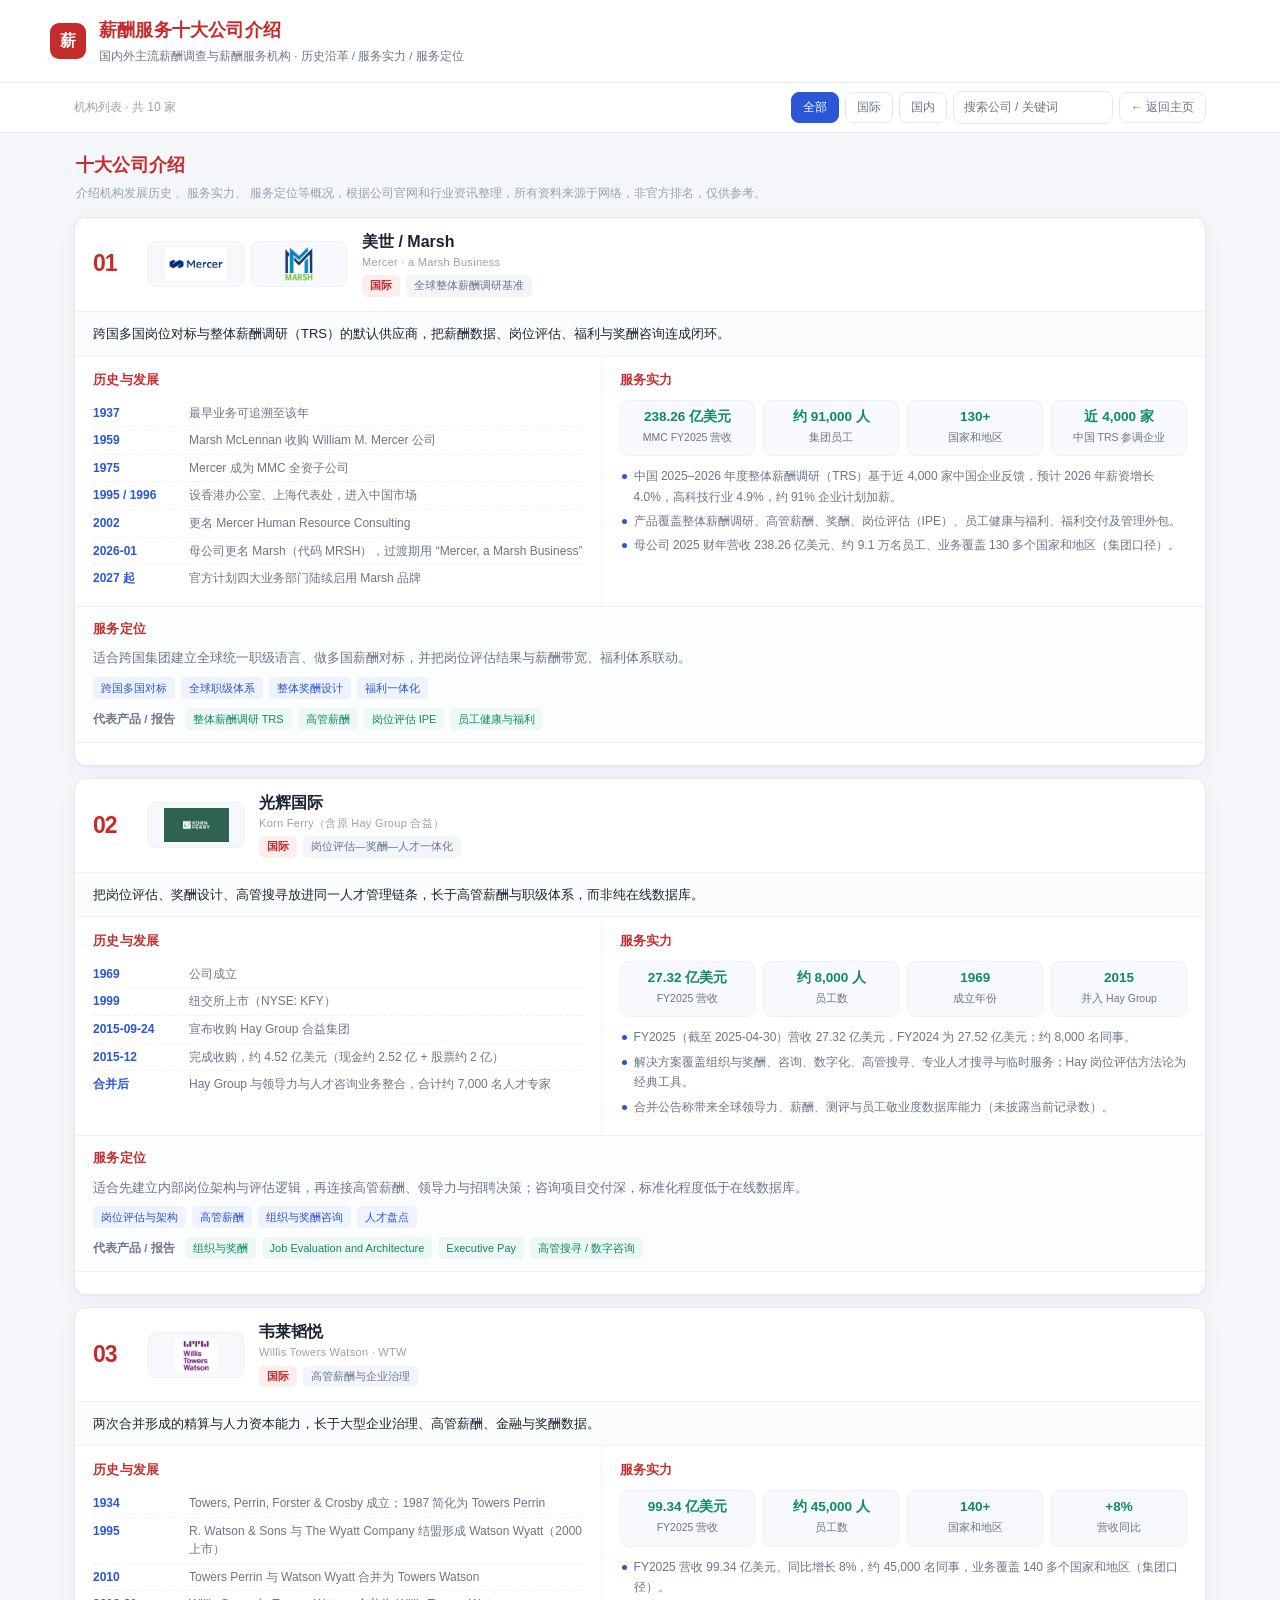
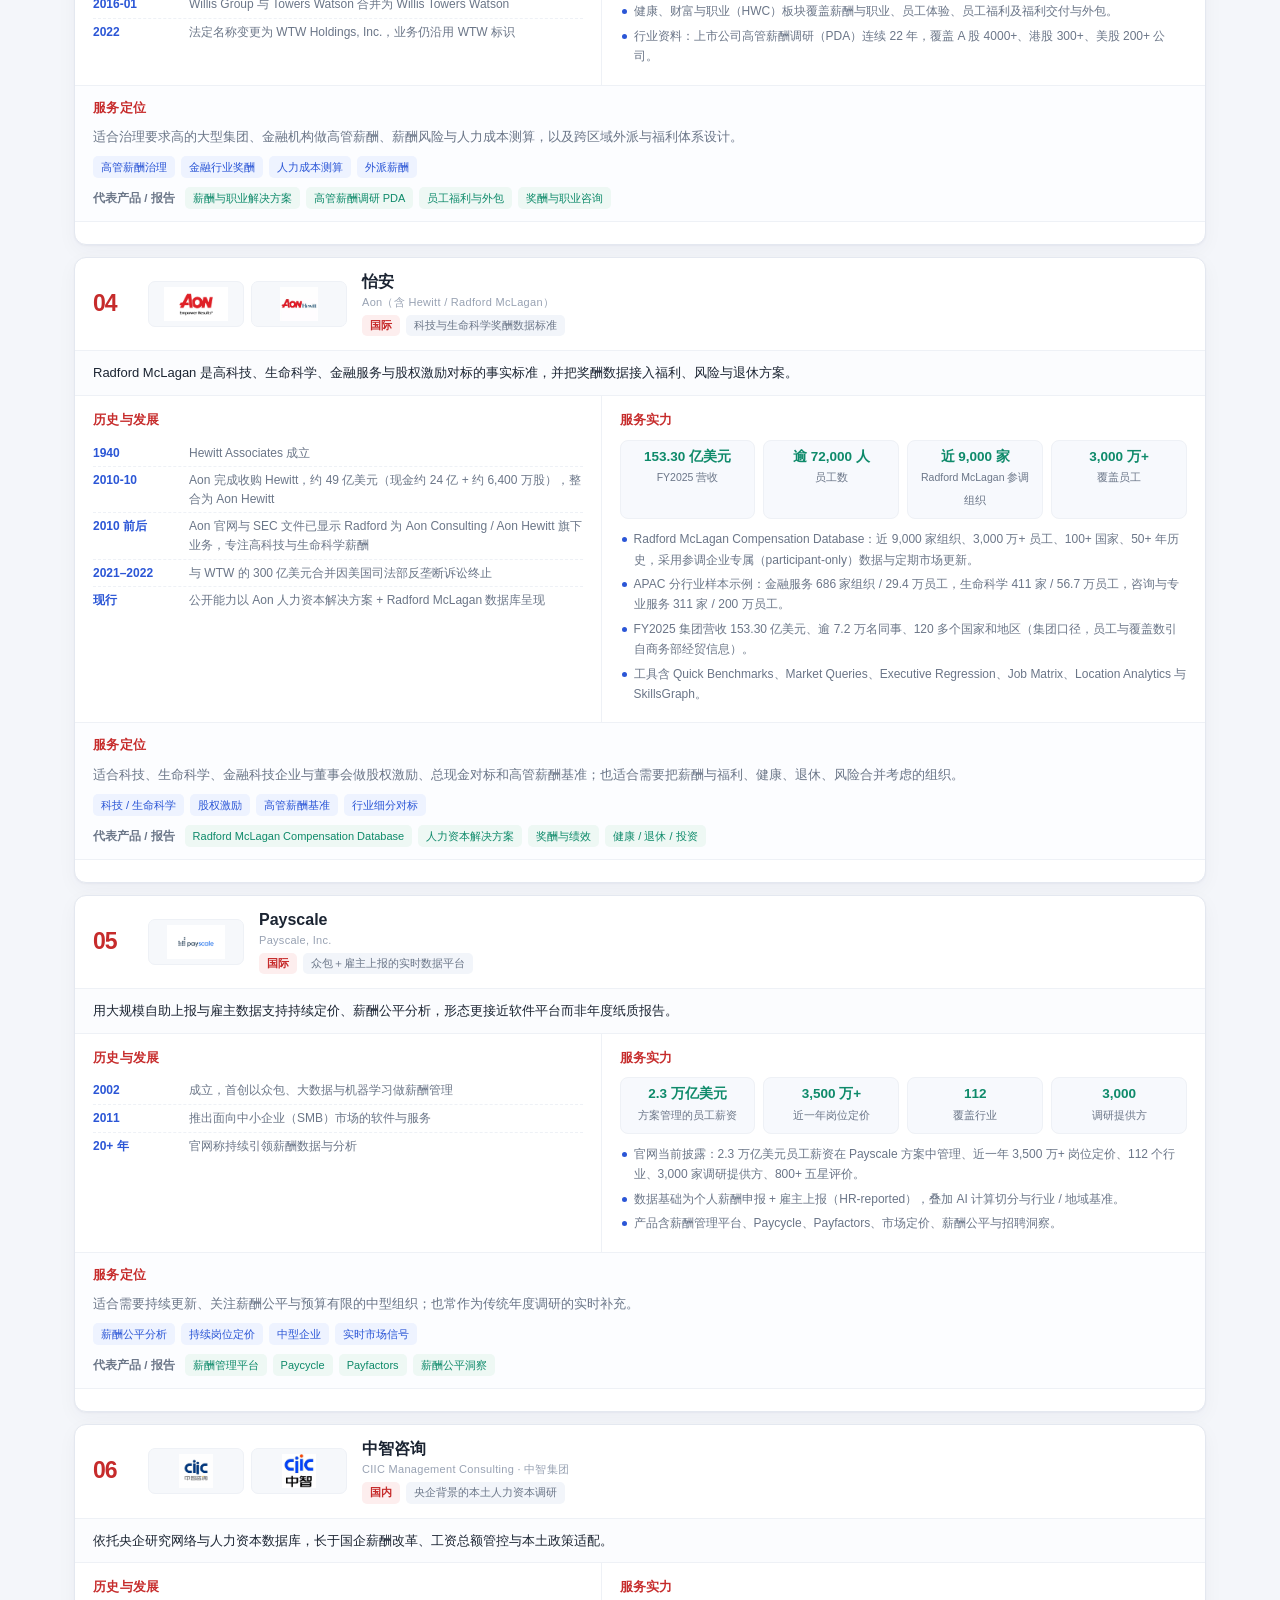
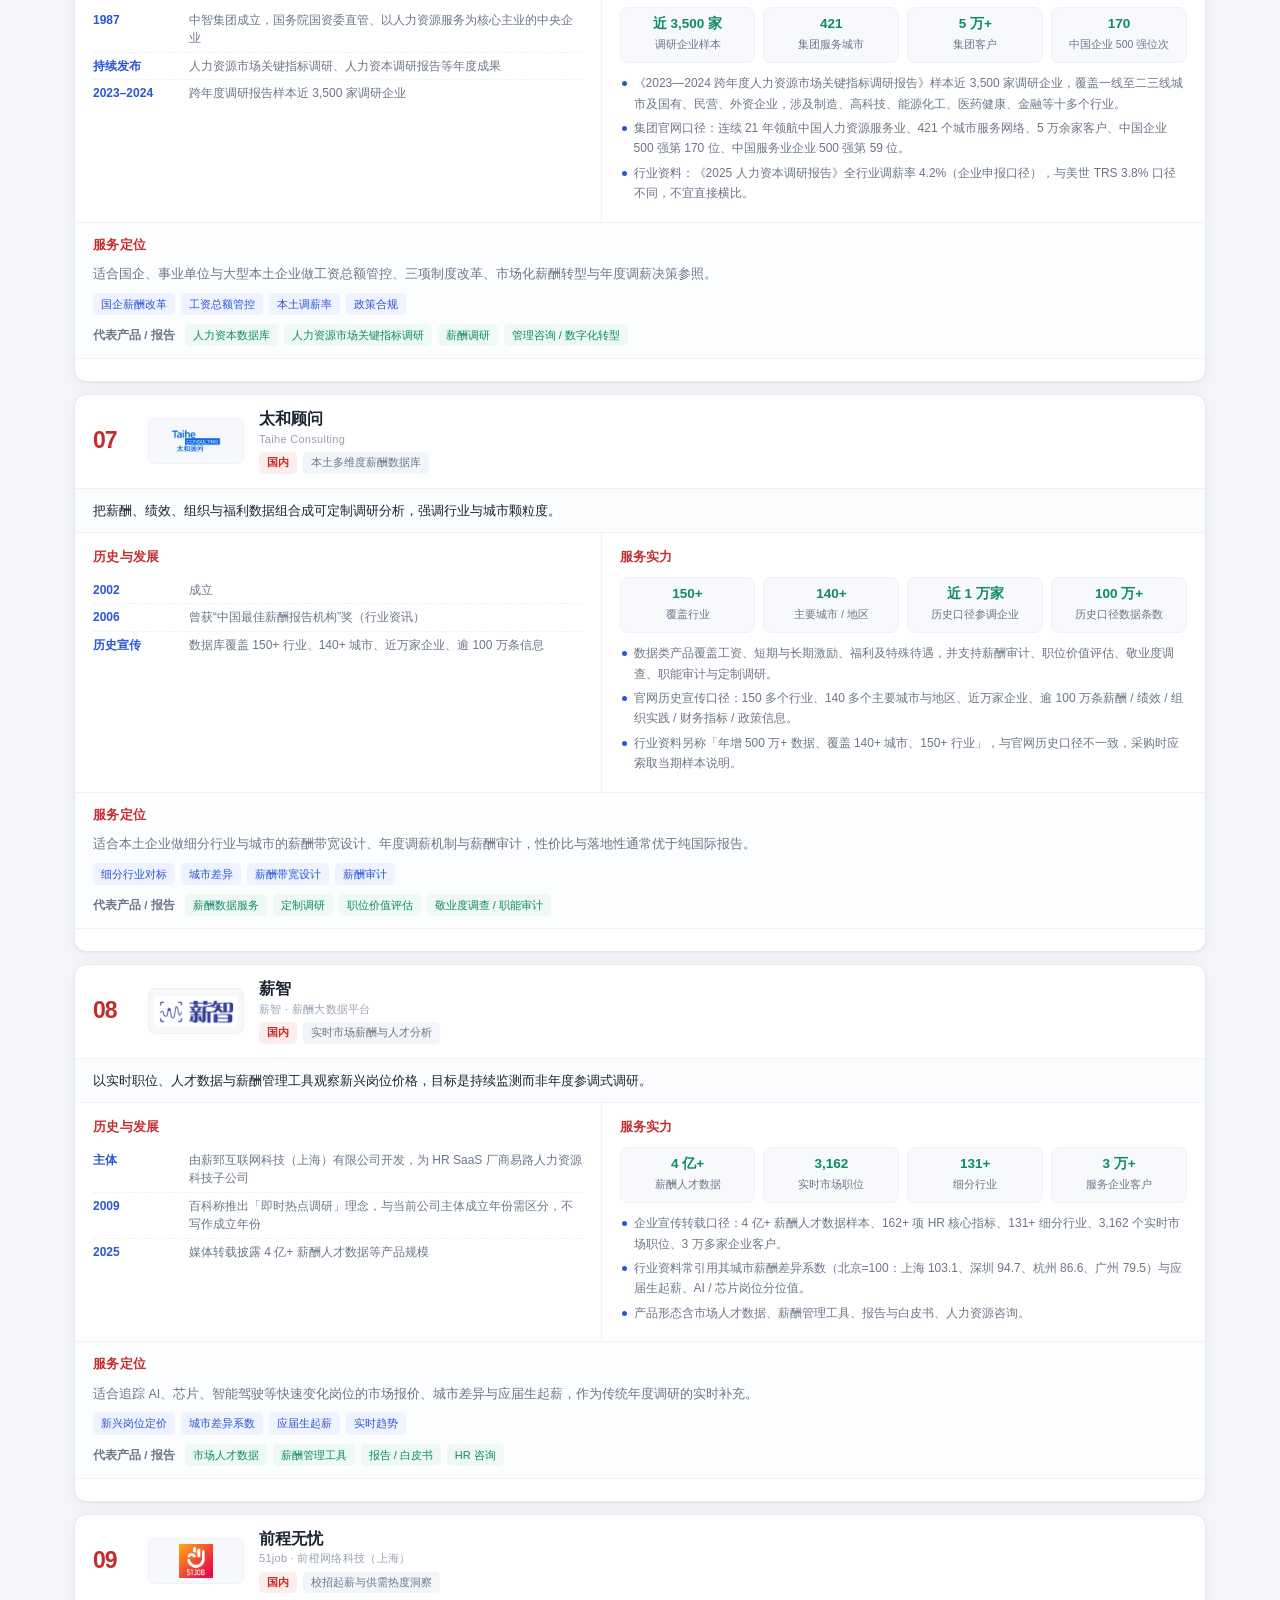
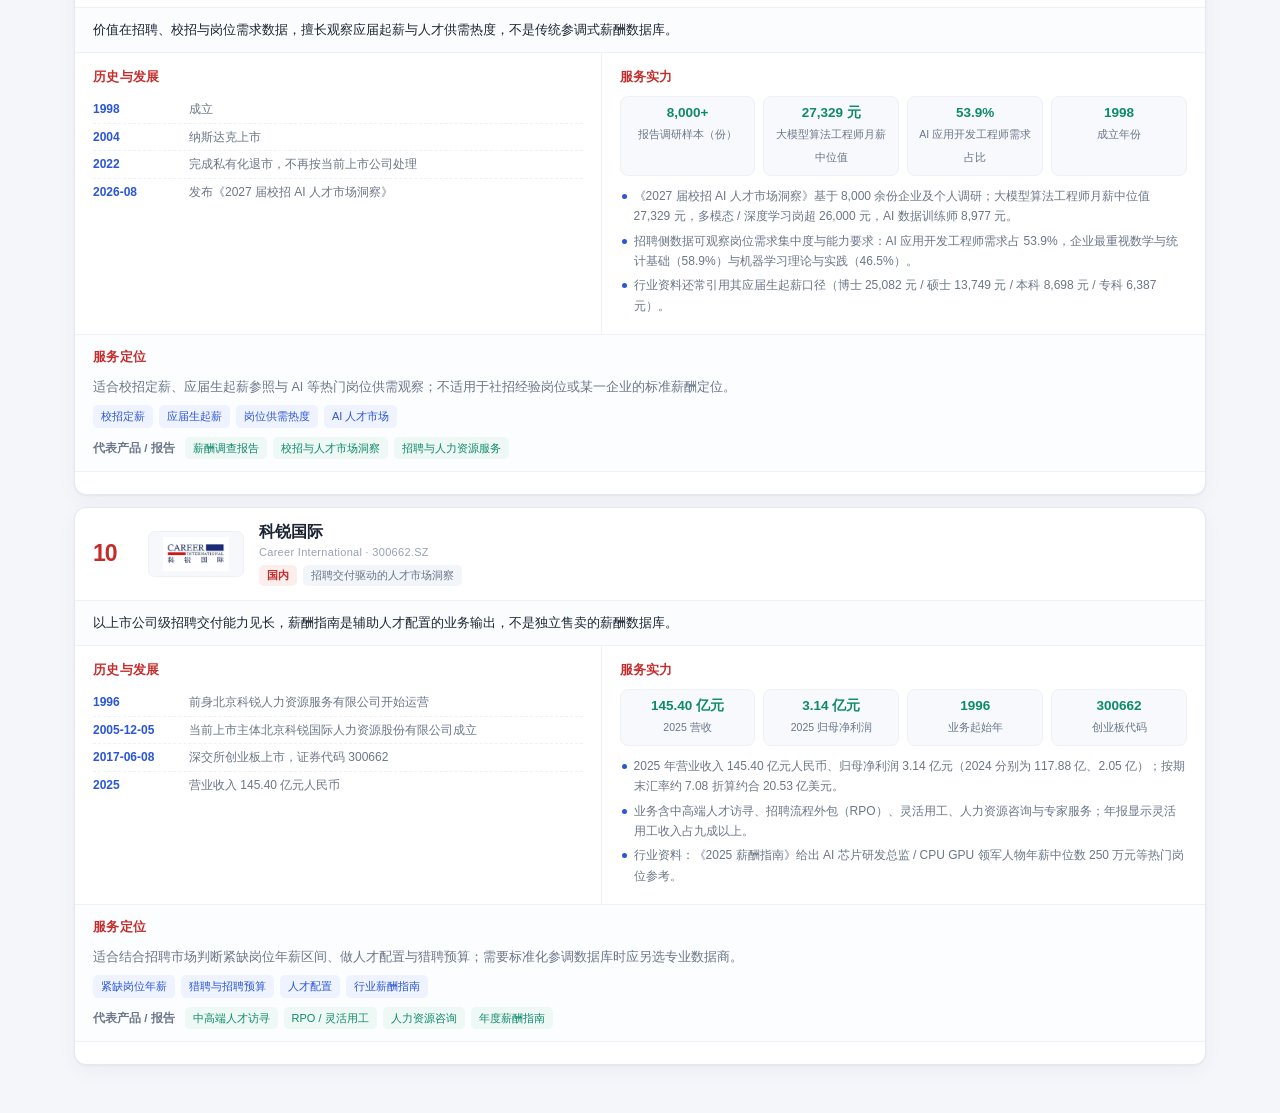
<file: salary-service-top10.html>
<!DOCTYPE html>
<html lang="zh-CN">
<head>
<meta charset="UTF-8">
<meta name="viewport" content="width=device-width, initial-scale=1.0">
<meta name="robots" content="noindex,nofollow,noarchive">
<title>薪酬服务十大公司介绍之一 · 国内外主流薪酬调查机构</title>
<style>
:root{
  --bg:#f4f6fa; --card:#fff; --line:#e4e8f0; --line2:#eef1f6;
  --ink:#1b2432; --sub:#6b7688; --faint:#98a2b3;
  --brand:#2b56d6; --brand-soft:#eef3ff; --accent:#0e8a6a;
  --title:#c62b2b;
  --radius:12px; --shadow:0 1px 2px rgba(20,35,70,.04),0 6px 20px rgba(20,35,70,.04);
}
*{box-sizing:border-box}
html{scroll-behavior:smooth}
body{margin:0;background:var(--bg);color:var(--ink);font:14px/1.65 -apple-system,BlinkMacSystemFont,"Segoe UI","PingFang SC","Microsoft YaHei","WenQuanYi Micro Hei",sans-serif;-webkit-font-smoothing:antialiased}
a{color:var(--brand);text-decoration:none} a:hover{text-decoration:underline}
h1,h2,h3,h4,p,ul{margin:0} ul{padding:0;list-style:none}
button,input{font:inherit;color:inherit} button{cursor:pointer}

header.top{background:#fff;border-bottom:1px solid var(--line);padding:16px 24px}
.top-in{max-width:1180px;margin:0 auto;display:flex;align-items:center;gap:13px;flex-wrap:wrap}
.mark{width:36px;height:36px;border-radius:9px;background:var(--title);color:#fff;display:grid;place-items:center;font-weight:700;font-size:16px;flex:none}
header.top h1{font-size:18px;font-weight:700;color:var(--title);letter-spacing:.2px}
header.top .sub{font-size:11.5px;color:var(--sub);margin-top:1px}
.top-meta{margin-left:auto;display:flex;gap:7px;flex-wrap:wrap}
.pill{background:#f5f7fb;border:1px solid var(--line);border-radius:20px;padding:4px 11px;font-size:11px;color:var(--sub)}
.pill b{color:var(--ink)}

nav.toc{position:sticky;top:0;z-index:20;background:rgba(255,255,255,.96);backdrop-filter:blur(6px);border-bottom:1px solid var(--line)}
.toc-in{max-width:1180px;margin:0 auto;padding:8px 24px;display:flex;gap:6px;flex-wrap:wrap;align-items:center}
.toc-label{font-size:12px;color:var(--faint)}
.toc-in .sp{flex:1}
.tbtn{border:1px solid var(--line);background:#fff;border-radius:8px;padding:5px 11px;font-size:12px;color:var(--sub)}
.tbtn:hover{border-color:var(--brand);color:var(--brand)}
.home-link{display:inline-flex;align-items:center;gap:4px;text-decoration:none;white-space:nowrap}
.home-link:hover{text-decoration:none}
#q{border:1px solid var(--line);border-radius:8px;padding:6px 10px;font-size:12px;width:160px;outline:none;background:#fff}
#q:focus{border-color:var(--brand);box-shadow:0 0 0 3px var(--brand-soft)}

.wrap{max-width:1180px;margin:0 auto;padding:18px 24px 48px}
.page-head{margin-bottom:14px;padding:0 2px}
.page-head h2{font-size:18px;font-weight:700;color:var(--title);letter-spacing:.2px}
.page-head .hint{font-size:11.5px;color:var(--faint);margin-top:3px}
.empty{padding:22px;text-align:center;color:var(--faint);font-size:12.5px}

/* 公司卡片 */
.co{background:var(--card);border:1px solid var(--line);border-radius:var(--radius);box-shadow:var(--shadow);margin-bottom:12px;overflow:hidden}
.co:last-of-type{margin-bottom:0}
.co-head{display:flex;align-items:center;gap:15px;padding:14px 18px;border-bottom:1px solid var(--line2)}
.co .no{font-size:23px;font-weight:800;color:var(--title);letter-spacing:-1px;flex:none;width:40px}
.co-logos{display:flex;gap:7px;flex:none}
.lg{width:96px;height:46px;background:#f6f8fb;border:1px solid var(--line2);border-radius:7px;display:flex;align-items:center;justify-content:center;padding:5px;overflow:hidden}
.lg img{max-width:100%;max-height:100%;object-fit:contain}
.co-title h3{font-size:16px;font-weight:700;line-height:1.3}
.co-title .en{display:block;font-size:11px;color:var(--faint);font-weight:400;letter-spacing:.3px;margin-top:2px}
.badges{display:flex;gap:6px;margin-top:6px;flex-wrap:wrap}
.badge{font-size:10.5px;background:#f2f5fa;color:var(--sub);border-radius:5px;padding:2px 8px}
.badge.cat{background:#fdeeee;color:var(--title);font-weight:600}
.co .lead{padding:11px 18px;font-size:13px;color:var(--ink);background:#fbfcfe;border-bottom:1px solid var(--line2)}
.co-grid{display:grid;grid-template-columns:1fr 1.15fr}
.co-col{padding:14px 18px}
.co-col + .co-col{border-left:1px solid var(--line2)}
.co h4{font-size:12.5px;font-weight:700;color:var(--title);margin-bottom:9px;letter-spacing:.3px}
.timeline li{display:flex;gap:10px;padding:4px 0;border-bottom:1px dashed var(--line2);font-size:12px;line-height:1.55}
.timeline li:last-child{border-bottom:0}
.timeline b{color:var(--brand);flex:none;width:86px;font-variant-numeric:tabular-nums}
.timeline span{color:var(--sub)}
.stats{display:grid;grid-template-columns:repeat(4,1fr);gap:8px;margin-bottom:10px}
.stat{background:#f7f9fd;border:1px solid var(--line2);border-radius:8px;padding:7px 8px;text-align:center}
.stat b{display:block;font-size:13.5px;color:var(--accent);font-variant-numeric:tabular-nums;line-height:1.3}
.stat span{font-size:10.5px;color:var(--sub)}
.bullets li{font-size:12px;color:var(--sub);line-height:1.7;padding-left:14px;position:relative;margin-bottom:4px}
.bullets li::before{content:"";position:absolute;left:2px;top:8px;width:5px;height:5px;border-radius:50%;background:var(--brand)}
.co-pos{padding:12px 18px;border-top:1px solid var(--line2);background:#fcfdff}
.co-pos p{font-size:12.5px;color:var(--sub);margin-bottom:8px}
.chips{display:flex;gap:6px;flex-wrap:wrap}
.chip{font-size:11px;background:var(--brand-soft);color:var(--brand);border-radius:5px;padding:2px 8px}
.chip.alt{background:#eef8f4;color:var(--accent)}
.prodline{display:flex;align-items:flex-start;gap:10px;margin-top:9px;font-size:11.5px}
.prodline b{color:var(--sub);white-space:nowrap;padding-top:2px}
.co-foot{padding:11px 18px;border-top:1px solid var(--line2);font-size:11.5px}
.srcline{display:flex;gap:9px;align-items:flex-start;flex-wrap:wrap;color:var(--sub)}
.srcline > b{flex:none;color:var(--ink)}
.srclinks{display:flex;gap:5px 12px;flex-wrap:wrap;flex:1}
.srclinks a{font-size:11px}
.srcnote{color:var(--faint);font-size:10.5px;white-space:nowrap}

@media(max-width:980px){
  .co-grid{grid-template-columns:1fr}
  .co-col + .co-col{border-left:0;border-top:1px solid var(--line2)}
}
@media(max-width:640px){
  .co-head{flex-wrap:wrap;gap:10px} .co .no{width:auto}
  .stats{grid-template-columns:1fr 1fr}
  .top-meta{width:100%}
  .toc-label{display:none}
  .toc-in .sp{display:none}
  .tbtn[data-f]{order:0}
  .home-link{order:1}
  #q{order:2;flex:1 1 100%;width:auto}
}
@media print{
  body{background:#fff} nav.toc,.top-meta{display:none!important}
  .co{box-shadow:none;break-inside:avoid;page-break-inside:avoid}
  .wrap{padding:0} a{color:var(--ink)}
  .lg{-webkit-print-color-adjust:exact;print-color-adjust:exact}
}
</style>
</head>
<body>

<header class="top">
  <div class="top-in">
    <div class="mark">薪</div>
    <div>
      <h1>薪酬服务十大公司介绍</h1>
      <div class="sub">国内外主流薪酬调查与薪酬服务机构 · 历史沿革 / 服务实力 / 服务定位</div>
    </div>
    <div class="top-meta">
   </div>
  </div>
</header>

<nav class="toc">
  <div class="toc-in">
    <span class="toc-label">机构列表 · 共 10 家</span>
    <span class="sp"></span>
    <button class="tbtn" data-f="全部">全部</button>
    <button class="tbtn" data-f="国际">国际</button>
    <button class="tbtn" data-f="国内">国内</button>
    <input id="q" type="search" placeholder="搜索公司 / 关键词" aria-label="搜索">
    <a href="index.html" class="tbtn home-link" title="返回 BEN 的个人主页">← 返回主页</a>
  </div>
</nav>

<div class="wrap">

  <section class="sec-anchor" id="companies">
    <div class="page-head">
      <h2>十大公司介绍</h2>
      <p class="hint">介绍机构发展历史 、服务实力、 服务定位等概况，根据公司官网和行业资讯整理，所有资料来源于网络，非官方排名，仅供参考。</p>
    </div>
    <div id="coList">
<article class="co" data-cat="国际" id="co-01">
  <div class="co-head">
    <div class="no">01</div>
    <div class="co-logos"><span class="lg "><img src="[data-uri]" alt="企业标志" loading="lazy"></span><span class="lg "><img src="[data-uri]" alt="企业标志" loading="lazy"></span></div>
    <div class="co-title">
      <h3>美世 / Marsh<span class="en">Mercer · a Marsh Business</span></h3>
      <div class="badges"><span class="badge cat">国际</span><span class="badge">全球整体薪酬调研基准</span></div>
    </div>
  </div>
  <p class="lead">跨国多国岗位对标与整体薪酬调研（TRS）的默认供应商，把薪酬数据、岗位评估、福利与奖酬咨询连成闭环。</p>
  <div class="co-grid">
    <div class="co-col">
      <h4>历史与发展</h4>
      <ul class="timeline"><li><b>1937</b><span>最早业务可追溯至该年</span></li><li><b>1959</b><span>Marsh McLennan 收购 William M. Mercer 公司</span></li><li><b>1975</b><span>Mercer 成为 MMC 全资子公司</span></li><li><b>1995 / 1996</b><span>设香港办公室、上海代表处，进入中国市场</span></li><li><b>2002</b><span>更名 Mercer Human Resource Consulting</span></li><li><b>2026-01</b><span>母公司更名 Marsh（代码 MRSH），过渡期用 “Mercer, a Marsh Business”</span></li><li><b>2027 起</b><span>官方计划四大业务部门陆续启用 Marsh 品牌</span></li></ul>
    </div>
    <div class="co-col">
      <h4>服务实力</h4>
      <div class="stats"><div class="stat"><b>238.26 亿美元</b><span>MMC FY2025 营收</span></div><div class="stat"><b>约 91,000 人</b><span>集团员工</span></div><div class="stat"><b>130+</b><span>国家和地区</span></div><div class="stat"><b>近 4,000 家</b><span>中国 TRS 参调企业</span></div></div>
      <ul class="bullets"><li>中国 2025–2026 年度整体薪酬调研（TRS）基于近 4,000 家中国企业反馈，预计 2026 年薪资增长 4.0%，高科技行业 4.9%，约 91% 企业计划加薪。</li><li>产品覆盖整体薪酬调研、高管薪酬、奖酬、岗位评估（IPE）、员工健康与福利、福利交付及管理外包。</li><li>母公司 2025 财年营收 238.26 亿美元、约 9.1 万名员工、业务覆盖 130 多个国家和地区（集团口径）。</li></ul>
    </div>
  </div>
  <div class="co-pos">
    <h4>服务定位</h4>
    <p>适合跨国集团建立全球统一职级语言、做多国薪酬对标，并把岗位评估结果与薪酬带宽、福利体系联动。</p>
    <div class="chips"><span class="chip">跨国多国对标</span><span class="chip">全球职级体系</span><span class="chip">整体奖酬设计</span><span class="chip">福利一体化</span></div>
    <div class="prodline"><b>代表产品 / 报告</b><div class="chips"><span class="chip alt">整体薪酬调研 TRS</span><span class="chip alt">高管薪酬</span><span class="chip alt">岗位评估 IPE</span><span class="chip alt">员工健康与福利</span></div></div>
  </div>
  <div class="co-foot">
     </div>
</article>
<article class="co" data-cat="国际" id="co-02">
  <div class="co-head">
    <div class="no">02</div>
    <div class="co-logos"><span class="lg "><img src="[data-uri]" alt="企业标志" loading="lazy"></span></div>
    <div class="co-title">
      <h3>光辉国际<span class="en">Korn Ferry（含原 Hay Group 合益）</span></h3>
      <div class="badges"><span class="badge cat">国际</span><span class="badge">岗位评估—奖酬—人才一体化</span></div>
    </div>
  </div>
  <p class="lead">把岗位评估、奖酬设计、高管搜寻放进同一人才管理链条，长于高管薪酬与职级体系，而非纯在线数据库。</p>
  <div class="co-grid">
    <div class="co-col">
      <h4>历史与发展</h4>
      <ul class="timeline"><li><b>1969</b><span>公司成立</span></li><li><b>1999</b><span>纽交所上市（NYSE: KFY）</span></li><li><b>2015-09-24</b><span>宣布收购 Hay Group 合益集团</span></li><li><b>2015-12</b><span>完成收购，约 4.52 亿美元（现金约 2.52 亿 + 股票约 2 亿）</span></li><li><b>合并后</b><span>Hay Group 与领导力与人才咨询业务整合，合计约 7,000 名人才专家</span></li></ul>
    </div>
    <div class="co-col">
      <h4>服务实力</h4>
      <div class="stats"><div class="stat"><b>27.32 亿美元</b><span>FY2025 营收</span></div><div class="stat"><b>约 8,000 人</b><span>员工数</span></div><div class="stat"><b>1969</b><span>成立年份</span></div><div class="stat"><b>2015</b><span>并入 Hay Group</span></div></div>
      <ul class="bullets"><li>FY2025（截至 2025-04-30）营收 27.32 亿美元，FY2024 为 27.52 亿美元；约 8,000 名同事。</li><li>解决方案覆盖组织与奖酬、咨询、数字化、高管搜寻、专业人才搜寻与临时服务；Hay 岗位评估方法论为经典工具。</li><li>合并公告称带来全球领导力、薪酬、测评与员工敬业度数据库能力（未披露当前记录数）。</li></ul>
    </div>
  </div>
  <div class="co-pos">
    <h4>服务定位</h4>
    <p>适合先建立内部岗位架构与评估逻辑，再连接高管薪酬、领导力与招聘决策；咨询项目交付深，标准化程度低于在线数据库。</p>
    <div class="chips"><span class="chip">岗位评估与架构</span><span class="chip">高管薪酬</span><span class="chip">组织与奖酬咨询</span><span class="chip">人才盘点</span></div>
    <div class="prodline"><b>代表产品 / 报告</b><div class="chips"><span class="chip alt">组织与奖酬</span><span class="chip alt">Job Evaluation and Architecture</span><span class="chip alt">Executive Pay</span><span class="chip alt">高管搜寻 / 数字咨询</span></div></div>
  </div>
  <div class="co-foot">
    </div>
</article>
<article class="co" data-cat="国际" id="co-03">
  <div class="co-head">
    <div class="no">03</div>
    <div class="co-logos"><span class="lg "><img src="[data-uri]" alt="企业标志" loading="lazy"></span></div>
    <div class="co-title">
      <h3>韦莱韬悦<span class="en">Willis Towers Watson · WTW</span></h3>
      <div class="badges"><span class="badge cat">国际</span><span class="badge">高管薪酬与企业治理</span></div>
    </div>
  </div>
  <p class="lead">两次合并形成的精算与人力资本能力，长于大型企业治理、高管薪酬、金融与奖酬数据。</p>
  <div class="co-grid">
    <div class="co-col">
      <h4>历史与发展</h4>
      <ul class="timeline"><li><b>1934</b><span>Towers, Perrin, Forster &amp; Crosby 成立；1987 简化为 Towers Perrin</span></li><li><b>1995</b><span>R. Watson &amp; Sons 与 The Wyatt Company 结盟形成 Watson Wyatt（2000 上市）</span></li><li><b>2010</b><span>Towers Perrin 与 Watson Wyatt 合并为 Towers Watson</span></li><li><b>2016-01</b><span>Willis Group 与 Towers Watson 合并为 Willis Towers Watson</span></li><li><b>2022</b><span>法定名称变更为 WTW Holdings, Inc.，业务仍沿用 WTW 标识</span></li></ul>
    </div>
    <div class="co-col">
      <h4>服务实力</h4>
      <div class="stats"><div class="stat"><b>99.34 亿美元</b><span>FY2025 营收</span></div><div class="stat"><b>约 45,000 人</b><span>员工数</span></div><div class="stat"><b>140+</b><span>国家和地区</span></div><div class="stat"><b>+8%</b><span>营收同比</span></div></div>
      <ul class="bullets"><li>FY2025 营收 99.34 亿美元、同比增长 8%，约 45,000 名同事，业务覆盖 140 多个国家和地区（集团口径）。</li><li>健康、财富与职业（HWC）板块覆盖薪酬与职业、员工体验、员工福利及福利交付与外包。</li><li>行业资料：上市公司高管薪酬调研（PDA）连续 22 年，覆盖 A 股 4000+、港股 300+、美股 200+ 公司。</li></ul>
    </div>
  </div>
  <div class="co-pos">
    <h4>服务定位</h4>
    <p>适合治理要求高的大型集团、金融机构做高管薪酬、薪酬风险与人力成本测算，以及跨区域外派与福利体系设计。</p>
    <div class="chips"><span class="chip">高管薪酬治理</span><span class="chip">金融行业奖酬</span><span class="chip">人力成本测算</span><span class="chip">外派薪酬</span></div>
    <div class="prodline"><b>代表产品 / 报告</b><div class="chips"><span class="chip alt">薪酬与职业解决方案</span><span class="chip alt">高管薪酬调研 PDA</span><span class="chip alt">员工福利与外包</span><span class="chip alt">奖酬与职业咨询</span></div></div>
  </div>
  <div class="co-foot">
     </div>
</article>
<article class="co" data-cat="国际" id="co-04">
  <div class="co-head">
    <div class="no">04</div>
    <div class="co-logos"><span class="lg "><img src="[data-uri]" alt="企业标志" loading="lazy"></span><span class="lg "><img src="[data-uri]" alt="企业标志" loading="lazy"></span></div>
    <div class="co-title">
      <h3>怡安<span class="en">Aon（含 Hewitt / Radford McLagan）</span></h3>
      <div class="badges"><span class="badge cat">国际</span><span class="badge">科技与生命科学奖酬数据标准</span></div>
    </div>
  </div>
  <p class="lead">Radford McLagan 是高科技、生命科学、金融服务与股权激励对标的事实标准，并把奖酬数据接入福利、风险与退休方案。</p>
  <div class="co-grid">
    <div class="co-col">
      <h4>历史与发展</h4>
      <ul class="timeline"><li><b>1940</b><span>Hewitt Associates 成立</span></li><li><b>2010-10</b><span>Aon 完成收购 Hewitt，约 49 亿美元（现金约 24 亿 + 约 6,400 万股），整合为 Aon Hewitt</span></li><li><b>2010 前后</b><span>Aon 官网与 SEC 文件已显示 Radford 为 Aon Consulting / Aon Hewitt 旗下业务，专注高科技与生命科学薪酬</span></li><li><b>2021–2022</b><span>与 WTW 的 300 亿美元合并因美国司法部反垄断诉讼终止</span></li><li><b>现行</b><span>公开能力以 Aon 人力资本解决方案 + Radford McLagan 数据库呈现</span></li></ul>
    </div>
    <div class="co-col">
      <h4>服务实力</h4>
      <div class="stats"><div class="stat"><b>153.30 亿美元</b><span>FY2025 营收</span></div><div class="stat"><b>逾 72,000 人</b><span>员工数</span></div><div class="stat"><b>近 9,000 家</b><span>Radford McLagan 参调组织</span></div><div class="stat"><b>3,000 万+</b><span>覆盖员工</span></div></div>
      <ul class="bullets"><li>Radford McLagan Compensation Database：近 9,000 家组织、3,000 万+ 员工、100+ 国家、50+ 年历史，采用参调企业专属（participant-only）数据与定期市场更新。</li><li>APAC 分行业样本示例：金融服务 686 家组织 / 29.4 万员工，生命科学 411 家 / 56.7 万员工，咨询与专业服务 311 家 / 200 万员工。</li><li>FY2025 集团营收 153.30 亿美元、逾 7.2 万名同事、120 多个国家和地区（集团口径，员工与覆盖数引自商务部经贸信息）。</li><li>工具含 Quick Benchmarks、Market Queries、Executive Regression、Job Matrix、Location Analytics 与 SkillsGraph。</li></ul>
    </div>
  </div>
  <div class="co-pos">
    <h4>服务定位</h4>
    <p>适合科技、生命科学、金融科技企业与董事会做股权激励、总现金对标和高管薪酬基准；也适合需要把薪酬与福利、健康、退休、风险合并考虑的组织。</p>
    <div class="chips"><span class="chip">科技 / 生命科学</span><span class="chip">股权激励</span><span class="chip">高管薪酬基准</span><span class="chip">行业细分对标</span></div>
    <div class="prodline"><b>代表产品 / 报告</b><div class="chips"><span class="chip alt">Radford McLagan Compensation Database</span><span class="chip alt">人力资本解决方案</span><span class="chip alt">奖酬与绩效</span><span class="chip alt">健康 / 退休 / 投资</span></div></div>
  </div>
  <div class="co-foot">
   
  </div>
</article>
<article class="co" data-cat="国际" id="co-05">
  <div class="co-head">
    <div class="no">05</div>
    <div class="co-logos"><span class="lg "><img src="[data-uri]" alt="企业标志" loading="lazy"></span></div>
    <div class="co-title">
      <h3>Payscale<span class="en">Payscale, Inc.</span></h3>
      <div class="badges"><span class="badge cat">国际</span><span class="badge">众包＋雇主上报的实时数据平台</span></div>
    </div>
  </div>
  <p class="lead">用大规模自助上报与雇主数据支持持续定价、薪酬公平分析，形态更接近软件平台而非年度纸质报告。</p>
  <div class="co-grid">
    <div class="co-col">
      <h4>历史与发展</h4>
      <ul class="timeline"><li><b>2002</b><span>成立，首创以众包、大数据与机器学习做薪酬管理</span></li><li><b>2011</b><span>推出面向中小企业（SMB）市场的软件与服务</span></li><li><b>20+ 年</b><span>官网称持续引领薪酬数据与分析</span></li></ul>
    </div>
    <div class="co-col">
      <h4>服务实力</h4>
      <div class="stats"><div class="stat"><b>2.3 万亿美元</b><span>方案管理的员工薪资</span></div><div class="stat"><b>3,500 万+</b><span>近一年岗位定价</span></div><div class="stat"><b>112</b><span>覆盖行业</span></div><div class="stat"><b>3,000</b><span>调研提供方</span></div></div>
      <ul class="bullets"><li>官网当前披露：2.3 万亿美元员工薪资在 Payscale 方案中管理、近一年 3,500 万+ 岗位定价、112 个行业、3,000 家调研提供方、800+ 五星评价。</li><li>数据基础为个人薪酬申报 + 雇主上报（HR-reported），叠加 AI 计算切分与行业 / 地域基准。</li><li>产品含薪酬管理平台、Paycycle、Payfactors、市场定价、薪酬公平与招聘洞察。</li></ul>
    </div>
  </div>
  <div class="co-pos">
    <h4>服务定位</h4>
    <p>适合需要持续更新、关注薪酬公平与预算有限的中型组织；也常作为传统年度调研的实时补充。</p>
    <div class="chips"><span class="chip">薪酬公平分析</span><span class="chip">持续岗位定价</span><span class="chip">中型企业</span><span class="chip">实时市场信号</span></div>
    <div class="prodline"><b>代表产品 / 报告</b><div class="chips"><span class="chip alt">薪酬管理平台</span><span class="chip alt">Paycycle</span><span class="chip alt">Payfactors</span><span class="chip alt">薪酬公平洞察</span></div></div>
  </div>
  <div class="co-foot">
  
  </div>
</article>
<article class="co" data-cat="国内" id="co-06">
  <div class="co-head">
    <div class="no">06</div>
    <div class="co-logos"><span class="lg "><img src="[data-uri]" alt="企业标志" loading="lazy"></span><span class="lg "><img src="[data-uri]" alt="企业标志" loading="lazy"></span></div>
    <div class="co-title">
      <h3>中智咨询<span class="en">CIIC Management Consulting · 中智集团</span></h3>
      <div class="badges"><span class="badge cat">国内</span><span class="badge">央企背景的本土人力资本调研</span></div>
    </div>
  </div>
  <p class="lead">依托央企研究网络与人力资本数据库，长于国企薪酬改革、工资总额管控与本土政策适配。</p>
  <div class="co-grid">
    <div class="co-col">
      <h4>历史与发展</h4>
      <ul class="timeline"><li><b>1987</b><span>中智集团成立，国务院国资委直管、以人力资源服务为核心主业的中央企业</span></li><li><b>持续发布</b><span>人力资源市场关键指标调研、人力资本调研报告等年度成果</span></li><li><b>2023–2024</b><span>跨年度调研报告样本近 3,500 家调研企业</span></li></ul>
    </div>
    <div class="co-col">
      <h4>服务实力</h4>
      <div class="stats"><div class="stat"><b>近 3,500 家</b><span>调研企业样本</span></div><div class="stat"><b>421</b><span>集团服务城市</span></div><div class="stat"><b>5 万+</b><span>集团客户</span></div><div class="stat"><b>170</b><span>中国企业 500 强位次</span></div></div>
      <ul class="bullets"><li>《2023—2024 跨年度人力资源市场关键指标调研报告》样本近 3,500 家调研企业，覆盖一线至二三线城市及国有、民营、外资企业，涉及制造、高科技、能源化工、医药健康、金融等十多个行业。</li><li>集团官网口径：连续 21 年领航中国人力资源服务业、421 个城市服务网络、5 万余家客户、中国企业 500 强第 170 位、中国服务业企业 500 强第 59 位。</li><li>行业资料：《2025 人力资本调研报告》全行业调薪率 4.2%（企业申报口径），与美世 TRS 3.8% 口径不同，不宜直接横比。</li></ul>
    </div>
  </div>
  <div class="co-pos">
    <h4>服务定位</h4>
    <p>适合国企、事业单位与大型本土企业做工资总额管控、三项制度改革、市场化薪酬转型与年度调薪决策参照。</p>
    <div class="chips"><span class="chip">国企薪酬改革</span><span class="chip">工资总额管控</span><span class="chip">本土调薪率</span><span class="chip">政策合规</span></div>
    <div class="prodline"><b>代表产品 / 报告</b><div class="chips"><span class="chip alt">人力资本数据库</span><span class="chip alt">人力资源市场关键指标调研</span><span class="chip alt">薪酬调研</span><span class="chip alt">管理咨询 / 数字化转型</span></div></div>
  </div>
  <div class="co-foot">
 
  </div>
</article>
<article class="co" data-cat="国内" id="co-07">
  <div class="co-head">
    <div class="no">07</div>
    <div class="co-logos"><span class="lg "><img src="[data-uri]" alt="企业标志" loading="lazy"></span></div>
    <div class="co-title">
      <h3>太和顾问<span class="en">Taihe Consulting</span></h3>
      <div class="badges"><span class="badge cat">国内</span><span class="badge">本土多维度薪酬数据库</span></div>
    </div>
  </div>
  <p class="lead">把薪酬、绩效、组织与福利数据组合成可定制调研分析，强调行业与城市颗粒度。</p>
  <div class="co-grid">
    <div class="co-col">
      <h4>历史与发展</h4>
      <ul class="timeline"><li><b>2002</b><span>成立</span></li><li><b>2006</b><span>曾获“中国最佳薪酬报告机构”奖（行业资讯）</span></li><li><b>历史宣传</b><span>数据库覆盖 150+ 行业、140+ 城市、近万家企业、逾 100 万条信息</span></li></ul>
    </div>
    <div class="co-col">
      <h4>服务实力</h4>
      <div class="stats"><div class="stat"><b>150+</b><span>覆盖行业</span></div><div class="stat"><b>140+</b><span>主要城市 / 地区</span></div><div class="stat"><b>近 1 万家</b><span>历史口径参调企业</span></div><div class="stat"><b>100 万+</b><span>历史口径数据条数</span></div></div>
      <ul class="bullets"><li>数据类产品覆盖工资、短期与长期激励、福利及特殊待遇，并支持薪酬审计、职位价值评估、敬业度调查、职能审计与定制调研。</li><li>官网历史宣传口径：150 多个行业、140 多个主要城市与地区、近万家企业、逾 100 万条薪酬 / 绩效 / 组织实践 / 财务指标 / 政策信息。</li><li>行业资料另称「年增 500 万+ 数据、覆盖 140+ 城市、150+ 行业」，与官网历史口径不一致，采购时应索取当期样本说明。</li></ul>
    </div>
  </div>
  <div class="co-pos">
    <h4>服务定位</h4>
    <p>适合本土企业做细分行业与城市的薪酬带宽设计、年度调薪机制与薪酬审计，性价比与落地性通常优于纯国际报告。</p>
    <div class="chips"><span class="chip">细分行业对标</span><span class="chip">城市差异</span><span class="chip">薪酬带宽设计</span><span class="chip">薪酬审计</span></div>
    <div class="prodline"><b>代表产品 / 报告</b><div class="chips"><span class="chip alt">薪酬数据服务</span><span class="chip alt">定制调研</span><span class="chip alt">职位价值评估</span><span class="chip alt">敬业度调查 / 职能审计</span></div></div>
  </div>
  <div class="co-foot">
  
  </div>
</article>
<article class="co" data-cat="国内" id="co-08">
  <div class="co-head">
    <div class="no">08</div>
    <div class="co-logos"><span class="lg "><img src="[data-uri]" alt="企业标志" loading="lazy"></span></div>
    <div class="co-title">
      <h3>薪智<span class="en">薪智 · 薪酬大数据平台</span></h3>
      <div class="badges"><span class="badge cat">国内</span><span class="badge">实时市场薪酬与人才分析</span></div>
    </div>
  </div>
  <p class="lead">以实时职位、人才数据与薪酬管理工具观察新兴岗位价格，目标是持续监测而非年度参调式调研。</p>
  <div class="co-grid">
    <div class="co-col">
      <h4>历史与发展</h4>
      <ul class="timeline"><li><b>主体</b><span>由薪郅互联网科技（上海）有限公司开发，为 HR SaaS 厂商易路人力资源科技子公司</span></li><li><b>2009</b><span>百科称推出「即时热点调研」理念，与当前公司主体成立年份需区分，不写作成立年份</span></li><li><b>2025</b><span>媒体转载披露 4 亿+ 薪酬人才数据等产品规模</span></li></ul>
    </div>
    <div class="co-col">
      <h4>服务实力</h4>
      <div class="stats"><div class="stat"><b>4 亿+</b><span>薪酬人才数据</span></div><div class="stat"><b>3,162</b><span>实时市场职位</span></div><div class="stat"><b>131+</b><span>细分行业</span></div><div class="stat"><b>3 万+</b><span>服务企业客户</span></div></div>
      <ul class="bullets"><li>企业宣传转载口径：4 亿+ 薪酬人才数据样本、162+ 项 HR 核心指标、131+ 细分行业、3,162 个实时市场职位、3 万多家企业客户。</li><li>行业资料常引用其城市薪酬差异系数（北京=100：上海 103.1、深圳 94.7、杭州 86.6、广州 79.5）与应届生起薪、AI / 芯片岗位分位值。</li><li>产品形态含市场人才数据、薪酬管理工具、报告与白皮书、人力资源咨询。</li></ul>
    </div>
  </div>
  <div class="co-pos">
    <h4>服务定位</h4>
    <p>适合追踪 AI、芯片、智能驾驶等快速变化岗位的市场报价、城市差异与应届生起薪，作为传统年度调研的实时补充。</p>
    <div class="chips"><span class="chip">新兴岗位定价</span><span class="chip">城市差异系数</span><span class="chip">应届生起薪</span><span class="chip">实时趋势</span></div>
    <div class="prodline"><b>代表产品 / 报告</b><div class="chips"><span class="chip alt">市场人才数据</span><span class="chip alt">薪酬管理工具</span><span class="chip alt">报告 / 白皮书</span><span class="chip alt">HR 咨询</span></div></div>
  </div>
  <div class="co-foot">
    
  </div>
</article>
<article class="co" data-cat="国内" id="co-09">
  <div class="co-head">
    <div class="no">09</div>
    <div class="co-logos"><span class="lg "><img src="[data-uri]" alt="企业标志" loading="lazy"></span></div>
    <div class="co-title">
      <h3>前程无忧<span class="en">51job · 前橙网络科技（上海）</span></h3>
      <div class="badges"><span class="badge cat">国内</span><span class="badge">校招起薪与供需热度洞察</span></div>
    </div>
  </div>
  <p class="lead">价值在招聘、校招与岗位需求数据，擅长观察应届起薪与人才供需热度，不是传统参调式薪酬数据库。</p>
  <div class="co-grid">
    <div class="co-col">
      <h4>历史与发展</h4>
      <ul class="timeline"><li><b>1998</b><span>成立</span></li><li><b>2004</b><span>纳斯达克上市</span></li><li><b>2022</b><span>完成私有化退市，不再按当前上市公司处理</span></li><li><b>2026-08</b><span>发布《2027 届校招 AI 人才市场洞察》</span></li></ul>
    </div>
    <div class="co-col">
      <h4>服务实力</h4>
      <div class="stats"><div class="stat"><b>8,000+</b><span>报告调研样本（份）</span></div><div class="stat"><b>27,329 元</b><span>大模型算法工程师月薪中位值</span></div><div class="stat"><b>53.9%</b><span>AI 应用开发工程师需求占比</span></div><div class="stat"><b>1998</b><span>成立年份</span></div></div>
      <ul class="bullets"><li>《2027 届校招 AI 人才市场洞察》基于 8,000 余份企业及个人调研；大模型算法工程师月薪中位值 27,329 元，多模态 / 深度学习岗超 26,000 元，AI 数据训练师 8,977 元。</li><li>招聘侧数据可观察岗位需求集中度与能力要求：AI 应用开发工程师需求占 53.9%，企业最重视数学与统计基础（58.9%）与机器学习理论与实践（46.5%）。</li><li>行业资料还常引用其应届生起薪口径（博士 25,082 元 / 硕士 13,749 元 / 本科 8,698 元 / 专科 6,387 元）。</li></ul>
    </div>
  </div>
  <div class="co-pos">
    <h4>服务定位</h4>
    <p>适合校招定薪、应届生起薪参照与 AI 等热门岗位供需观察；不适用于社招经验岗位或某一企业的标准薪酬定位。</p>
    <div class="chips"><span class="chip">校招定薪</span><span class="chip">应届生起薪</span><span class="chip">岗位供需热度</span><span class="chip">AI 人才市场</span></div>
    <div class="prodline"><b>代表产品 / 报告</b><div class="chips"><span class="chip alt">薪酬调查报告</span><span class="chip alt">校招与人才市场洞察</span><span class="chip alt">招聘与人力资源服务</span></div></div>
  </div>
  <div class="co-foot">
  
  </div>
</article>
<article class="co" data-cat="国内" id="co-10">
  <div class="co-head">
    <div class="no">10</div>
    <div class="co-logos"><span class="lg "><img src="[data-uri]" alt="企业标志" loading="lazy"></span></div>
    <div class="co-title">
      <h3>科锐国际<span class="en">Career International · 300662.SZ</span></h3>
      <div class="badges"><span class="badge cat">国内</span><span class="badge">招聘交付驱动的人才市场洞察</span></div>
    </div>
  </div>
  <p class="lead">以上市公司级招聘交付能力见长，薪酬指南是辅助人才配置的业务输出，不是独立售卖的薪酬数据库。</p>
  <div class="co-grid">
    <div class="co-col">
      <h4>历史与发展</h4>
      <ul class="timeline"><li><b>1996</b><span>前身北京科锐人力资源服务有限公司开始运营</span></li><li><b>2005-12-05</b><span>当前上市主体北京科锐国际人力资源股份有限公司成立</span></li><li><b>2017-06-08</b><span>深交所创业板上市，证券代码 300662</span></li><li><b>2025</b><span>营业收入 145.40 亿元人民币</span></li></ul>
    </div>
    <div class="co-col">
      <h4>服务实力</h4>
      <div class="stats"><div class="stat"><b>145.40 亿元</b><span>2025 营收</span></div><div class="stat"><b>3.14 亿元</b><span>2025 归母净利润</span></div><div class="stat"><b>1996</b><span>业务起始年</span></div><div class="stat"><b>300662</b><span>创业板代码</span></div></div>
      <ul class="bullets"><li>2025 年营业收入 145.40 亿元人民币、归母净利润 3.14 亿元（2024 分别为 117.88 亿、2.05 亿）；按期末汇率约 7.08 折算约合 20.53 亿美元。</li><li>业务含中高端人才访寻、招聘流程外包（RPO）、灵活用工、人力资源咨询与专家服务；年报显示灵活用工收入占九成以上。</li><li>行业资料：《2025 薪酬指南》给出 AI 芯片研发总监 / CPU GPU 领军人物年薪中位数 250 万元等热门岗位参考。</li></ul>
    </div>
  </div>
  <div class="co-pos">
    <h4>服务定位</h4>
    <p>适合结合招聘市场判断紧缺岗位年薪区间、做人才配置与猎聘预算；需要标准化参调数据库时应另选专业数据商。</p>
    <div class="chips"><span class="chip">紧缺岗位年薪</span><span class="chip">猎聘与招聘预算</span><span class="chip">人才配置</span><span class="chip">行业薪酬指南</span></div>
    <div class="prodline"><b>代表产品 / 报告</b><div class="chips"><span class="chip alt">中高端人才访寻</span><span class="chip alt">RPO / 灵活用工</span><span class="chip alt">人力资源咨询</span><span class="chip alt">年度薪酬指南</span></div></div>
  </div>
  <div class="co-foot">
   
  </div>
</article></div>
    <div class="empty" id="noResult" style="display:none;padding:22px;text-align:center;color:var(--faint);font-size:12.5px">没有匹配的公司，请换个关键词或点「全部」。</div>
  </section>
</div>

<script>
(function(){
  var cards = Array.prototype.slice.call(document.querySelectorAll('.co'));
  var q = document.getElementById('q');
  var fbtns = Array.prototype.slice.call(document.querySelectorAll('.tbtn[data-f]'));
  var cur = '全部';
  function apply(){
    var kw = (q.value||'').trim().toLowerCase();
    var shown = 0;
    cards.forEach(function(c){
      var okCat = (cur==='全部' || c.dataset.cat===cur);
      var okKw = !kw || c.textContent.toLowerCase().indexOf(kw)>=0;
      var ok = okCat && okKw;
      c.style.display = ok ? '' : 'none';
      if(ok) shown++;
    });
    document.getElementById('noResult').style.display = shown ? 'none' : 'block';
    fbtns.forEach(function(b){
      var on = b.dataset.f===cur;
      b.style.background = on ? '#2b56d6' : '#fff';
      b.style.color = on ? '#fff' : '';
      b.style.borderColor = on ? '#2b56d6' : '';
    });
  }
  fbtns.forEach(function(b){ b.addEventListener('click',function(){ cur=b.dataset.f; apply(); }); });
  q.addEventListener('input', apply);
  apply();
})();
</script>
</body>
</html>
</file>
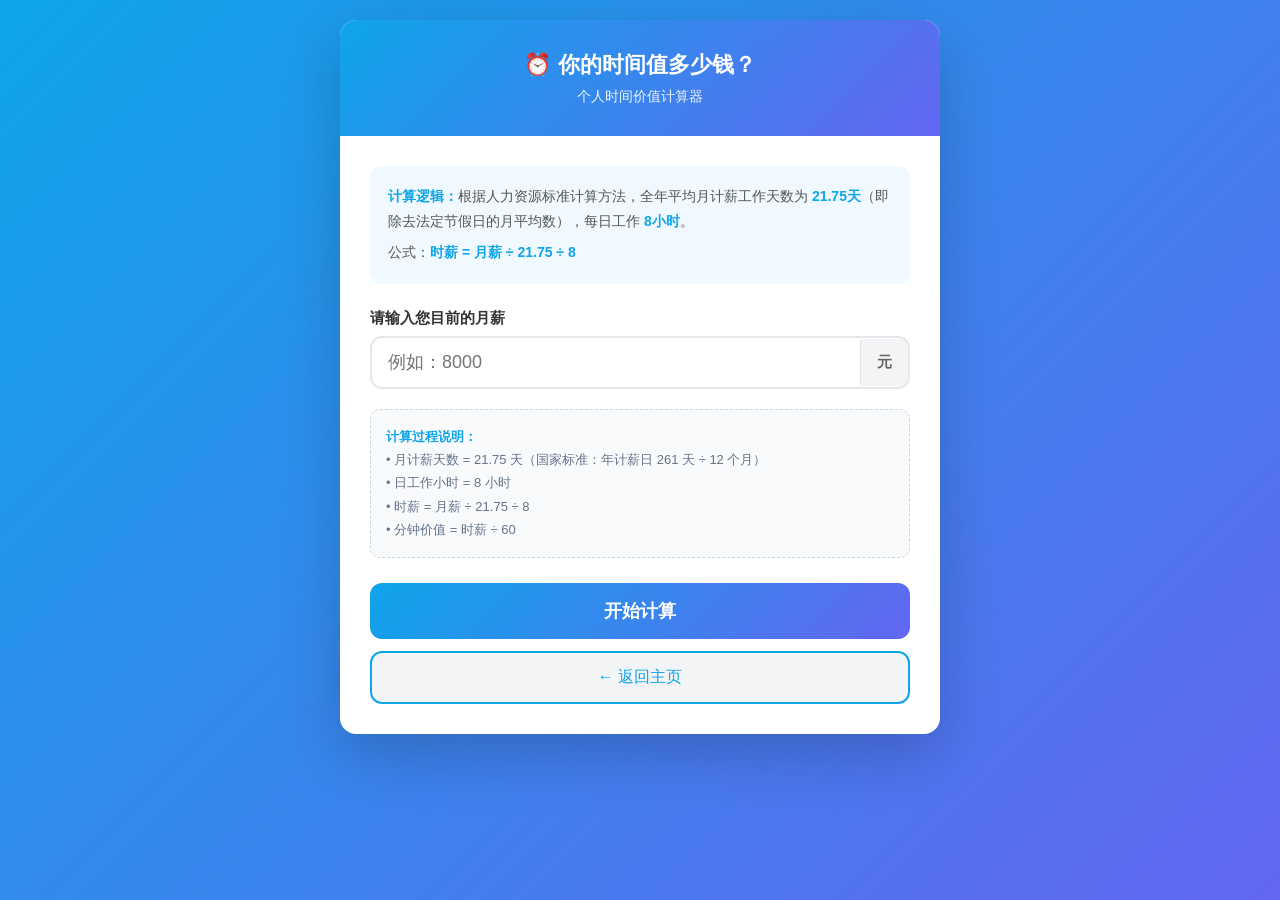
<file: time-value.html>
<!DOCTYPE html>
<html lang="zh-CN">
<head>
    <meta charset="UTF-8">
    <meta name="viewport" content="width=device-width, initial-scale=1.0">
    <title>个人时间价值计算器</title>
    <style>
        * {
            margin: 0;
            padding: 0;
            box-sizing: border-box;
        }
        body {
            font-family: "Microsoft YaHei", "PingFang SC", sans-serif;
            background: linear-gradient(135deg, #0ea5e9 0%, #6366f1 100%);
            min-height: 100vh;
            padding: 20px;
        }
        .container {
            max-width: 600px;
            margin: 0 auto;
            background: #fff;
            border-radius: 16px;
            box-shadow: 0 20px 60px rgba(0,0,0,0.2);
            overflow: hidden;
        }
        .header {
            background: linear-gradient(135deg, #0ea5e9 0%, #6366f1 100%);
            color: #fff;
            padding: 30px;
            text-align: center;
        }
        .header h1 {
            font-size: 22px;
            margin-bottom: 8px;
        }
        .header p {
            opacity: 0.9;
            font-size: 14px;
        }
        .content {
            padding: 30px;
        }
        .intro {
            background: #f0f9ff;
            border-radius: 12px;
            padding: 18px;
            margin-bottom: 25px;
            line-height: 1.8;
            color: #555;
            font-size: 14px;
        }
        .intro strong {
            color: #0ea5e9;
        }
        .input-group {
            margin-bottom: 20px;
        }
        .input-group label {
            display: block;
            font-weight: bold;
            color: #333;
            margin-bottom: 8px;
            font-size: 15px;
        }
        .input-wrapper {
            display: flex;
            align-items: center;
            border: 2px solid #e5e7eb;
            border-radius: 12px;
            overflow: hidden;
            transition: border-color 0.3s;
        }
        .input-wrapper:focus-within {
            border-color: #0ea5e9;
        }
        .input-wrapper input {
            flex: 1;
            padding: 14px 16px;
            border: none;
            outline: none;
            font-size: 18px;
            color: #333;
        }
        .input-wrapper .unit {
            padding: 14px 16px;
            background: #f3f4f6;
            color: #666;
            font-size: 15px;
            font-weight: bold;
            border-left: 1px solid #e5e7eb;
        }
        .formula-box {
            background: #f8fafc;
            border: 1px dashed #cbd5e1;
            border-radius: 10px;
            padding: 15px;
            margin-bottom: 20px;
            font-size: 13px;
            color: #64748b;
            line-height: 1.8;
        }
        .formula-box strong {
            color: #0ea5e9;
        }
        .btn-calc {
            display: block;
            width: 100%;
            padding: 16px;
            background: linear-gradient(135deg, #0ea5e9 0%, #6366f1 100%);
            color: #fff;
            border: none;
            border-radius: 12px;
            font-size: 18px;
            font-weight: bold;
            cursor: pointer;
            margin-top: 25px;
            transition: transform 0.2s, box-shadow 0.2s;
        }
        .btn-calc:hover {
            transform: translateY(-2px);
            box-shadow: 0 8px 20px rgba(14,165,233,0.4);
        }
        .btn-back {
            display: block;
            width: 100%;
            padding: 14px;
            background: #f3f4f6;
            color: #0ea5e9;
            border: 2px solid #0ea5e9;
            border-radius: 12px;
            font-size: 16px;
            cursor: pointer;
            margin-top: 12px;
            text-align: center;
            text-decoration: none;
            transition: all 0.3s;
        }
        .btn-back:hover {
            background: #0ea5e9;
            color: #fff;
        }
        .result-card {
            display: none;
            background: linear-gradient(135deg, #0ea5e9 0%, #6366f1 100%);
            color: #fff;
            border-radius: 12px;
            padding: 25px;
            margin-top: 20px;
            text-align: center;
        }
        .result-card h2 {
            margin-bottom: 10px;
            font-size: 18px;
            opacity: 0.95;
        }
        .result-value {
            font-size: 48px;
            font-weight: bold;
            margin: 10px 0;
        }
        .result-unit {
            font-size: 16px;
            opacity: 0.9;
        }
        .result-detail {
            background: rgba(255,255,255,0.2);
            border-radius: 10px;
            padding: 15px;
            margin-top: 15px;
            text-align: left;
            font-size: 14px;
            line-height: 1.8;
        }
        .result-detail div {
            display: flex;
            justify-content: space-between;
        }
        .error-msg {
            background: #fee2e2;
            color: #991b1b;
            padding: 12px;
            border-radius: 8px;
            margin-top: 15px;
            display: none;
            text-align: center;
            font-size: 14px;
        }
        .fun-facts {
            margin-top: 20px;
            background: #fffbeb;
            border-left: 4px solid #f59e0b;
            padding: 15px 20px;
            border-radius: 0 12px 12px 0;
            font-size: 13px;
            color: #555;
            line-height: 1.8;
            display: none;
        }
        .fun-facts strong {
            color: #f59e0b;
        }
    </style>
</head>
<body>
    <div class="container">
        <div class="header">
            <h1>⏰ 你的时间值多少钱？</h1>
            <p>个人时间价值计算器</p>
        </div>
        <div class="content">
            <div class="intro">
                <p><strong>计算逻辑：</strong>根据人力资源标准计算方法，全年平均月计薪工作天数为 <strong>21.75天</strong>（即除去法定节假日的月平均数），每日工作 <strong>8小时</strong>。</p>
                <p style="margin-top:6px;">公式：<strong>时薪 = 月薪 ÷ 21.75 ÷ 8</strong></p>
            </div>

            <div class="input-group">
                <label for="salary">请输入您目前的月薪</label>
                <div class="input-wrapper">
                    <input type="number" id="salary" placeholder="例如：8000" min="0" step="100">
                    <span class="unit">元</span>
                </div>
            </div>

            <div class="formula-box">
                <strong>计算过程说明：</strong><br>
                • 月计薪天数 = 21.75 天（国家标准：年计薪日 261 天 ÷ 12 个月）<br>
                • 日工作小时 = 8 小时<br>
                • 时薪 = 月薪 ÷ 21.75 ÷ 8<br>
                • 分钟价值 = 时薪 ÷ 60
            </div>

            <button class="btn-calc" onclick="calculate()">开始计算</button>
            <a href="index.html" class="btn-back">← 返回主页</a>

            <div class="error-msg" id="errorMsg">请输入有效的月薪金额！</div>

            <div class="result-card" id="resultCard">
                <h2>🎯 你的时间价值</h2>
                <div class="result-value" id="hourlyRate">--</div>
                <div class="result-unit">元 / 小时</div>
                <div class="result-detail">
                    <div><span>日薪：</span><span id="dailyRate">--</span></div>
                    <div><span>分钟价值：</span><span id="minuteRate">--</span></div>
                    <div><span>月薪基数：</span><span id="baseSalary">--</span></div>
                </div>
            </div>

            <div class="fun-facts" id="funFacts"></div>
        </div>
    </div>

    <script>
        function calculate() {
            const salaryInput = document.getElementById("salary").value;
            const errorMsg = document.getElementById("errorMsg");
            const resultCard = document.getElementById("resultCard");
            const funFacts = document.getElementById("funFacts");

            errorMsg.style.display = "none";
            resultCard.style.display = "none";
            funFacts.style.display = "none";

            const salary = parseFloat(salaryInput);

            if (isNaN(salary) || salary <= 0) {
                errorMsg.style.display = "block";
                return;
            }

            // 计算
            const WORK_DAYS = 21.75;
            const WORK_HOURS = 8;
            const hourlyRate = salary / WORK_DAYS / WORK_HOURS;
            const dailyRate = salary / WORK_DAYS;
            const minuteRate = hourlyRate / 60;

            // 显示结果
            document.getElementById("hourlyRate").textContent = hourlyRate.toFixed(2);
            document.getElementById("dailyRate").textContent = "¥ " + dailyRate.toFixed(2) + " 元/天";
            document.getElementById("minuteRate").textContent = "¥ " + minuteRate.toFixed(4) + " 元/分钟";
            document.getElementById("baseSalary").textContent = "¥ " + salary.toFixed(0) + " 元/月";

            resultCard.style.display = "block";

            // 趣味对比
            let factsHtml = "<strong>💡 换个角度想想：</strong><br>";
            if (hourlyRate < 10) {
                factsHtml += "• 你每小时的时间价值约等于一杯白开水 ☕<br>• 刷半小时短视频 ≈ 花掉 " + (minuteRate * 30).toFixed(2) + " 元";
            } else if (hourlyRate < 30) {
                factsHtml += "• 你每小时的时间价值约等于一顿快餐 🍱<br>• 刷半小时短视频 ≈ 花掉 " + (minuteRate * 30).toFixed(2) + " 元<br>• 通勤1小时 ≈ 花掉 " + hourlyRate.toFixed(2) + " 元";
            } else if (hourlyRate < 80) {
                factsHtml += "• 你每小时的时间价值约等于一张电影票 🎬<br>• 刷半小时短视频 ≈ 花掉 " + (minuteRate * 30).toFixed(2) + " 元<br>• 午休2小时 ≈ 花掉 " + (hourlyRate * 2).toFixed(2) + " 元";
            } else {
                factsHtml += "• 你每小时的时间价值相当可观！💰<br>• 刷半小时短视频 ≈ 花掉 " + (minuteRate * 30).toFixed(2) + " 元<br>• 时间就是金钱，请善用它！";
            }
            funFacts.innerHTML = factsHtml;
            funFacts.style.display = "block";

            resultCard.scrollIntoView({ behavior: "smooth", block: "center" });
        }

        // 回车键触发计算
        document.getElementById("salary").addEventListener("keypress", function(e) {
            if (e.key === "Enter") calculate();
        });
    </script>
</body>
</html>
</file>
<file: css/style.css>
/* ===== 基础重置 ===== */
* { margin: 0; padding: 0; box-sizing: border-box; }

:root {
    --primary: #4a6fa5;
    --primary-dark: #3a5a8a;
    --accent: #e8f0fe;
    --text: #2c3e50;
    --text-light: #6b7a8d;
    --border: #e4e9f0;
    --bg: #f7f9fc;
    --card-bg: #ffffff;
    --success: #27ae60;
    --radius: 12px;
    --shadow: 0 2px 12px rgba(0,0,0,0.06);
    --sidebar-bg: linear-gradient(180deg, #4a6fa5 0%, #3a5a8a 100%);
    --sidebar-text: #ffffff;
}

/* ===== 暗黑模式 ===== */
[data-theme="dark"] {
    --text: #e6eaf0;
    --text-light: #a8b2c2;
    --border: #2c3645;
    --bg: #161b24;
    --card-bg: #1e2530;
    --accent: #243447;
    --shadow: 0 2px 12px rgba(0,0,0,0.4);
    --sidebar-bg: linear-gradient(180deg, #232f44 0%, #1a2436 100%);
}

html { -webkit-text-size-adjust: 100%; }

body {
    font-family: -apple-system, BlinkMacSystemFont, "Segoe UI", "Microsoft YaHei", sans-serif;
    color: var(--text);
    background: var(--bg);
    line-height: 1.8;
    display: flex;
    min-height: 100vh;
    transition: background 0.3s, color 0.3s;
}

/* ===== 移动端顶部栏 ===== */
.mobile-topbar {
    display: none;
    position: sticky;
    top: 0;
    z-index: 200;
    align-items: center;
    gap: 12px;
    padding: 10px 16px;
    background: var(--sidebar-bg);
    color: #fff;
}

.menu-toggle {
    width: 40px;
    height: 40px;
    border: none;
    background: rgba(255,255,255,0.15);
    border-radius: 8px;
    cursor: pointer;
    display: flex;
    flex-direction: column;
    justify-content: center;
    align-items: center;
    gap: 5px;
    padding: 0;
}
.menu-toggle span {
    display: block;
    width: 20px;
    height: 2px;
    background: #fff;
    border-radius: 2px;
    transition: all 0.3s;
}
.menu-toggle:focus-visible {
    outline: 2px solid #fff;
    outline-offset: 2px;
}
.mobile-brand {
    font-size: 16px;
    font-weight: 600;
}

/* ===== 侧边栏 ===== */
.sidebar {
    width: 240px;
    background: var(--sidebar-bg);
    color: var(--sidebar-text);
    padding: 32px 0;
    position: fixed;
    top: 0;
    left: 0;
    bottom: 0;
    display: flex;
    flex-direction: column;
    transition: transform 0.3s ease;
}

.profile {
    text-align: center;
    padding: 0 24px 24px;
    border-bottom: 1px solid rgba(255,255,255,0.15);
}

.avatar {
    font-size: 48px;
    margin-bottom: 8px;
}

.site-title {
    font-size: 20px;
    font-weight: 600;
}

.site-subtitle {
    font-size: 13px;
    opacity: 0.8;
    margin-top: 4px;
}

.nav-list {
    list-style: none;
    padding: 16px 0;
    flex: 1;
}

.nav-link {
    display: block;
    padding: 12px 24px;
    color: rgba(255,255,255,0.85);
    text-decoration: none;
    font-size: 15px;
    transition: all 0.2s;
    border-left: 3px solid transparent;
}

.nav-link:hover {
    background: rgba(255,255,255,0.1);
    color: #fff;
}

.nav-link.active {
    background: rgba(255,255,255,0.15);
    color: #fff;
    border-left-color: #fff;
    font-weight: 600;
}

.nav-link:focus-visible {
    outline: 2px solid #fff;
    outline-offset: -2px;
}

.sidebar-footer {
    padding: 16px 24px;
    border-top: 1px solid rgba(255,255,255,0.15);
}

.stat-mini {
    background: rgba(255,255,255,0.15);
    border-radius: var(--radius);
    padding: 10px 14px;
    text-align: center;
}
.stat-mini img {
    max-width: 100%;
    height: auto;
    display: block;
    margin: 4px auto 0;
}

.stat-label {
    display: block;
    font-size: 12px;
    opacity: 0.85;
}

.stat-value {
    display: block;
    font-size: 24px;
    font-weight: 700;
    margin-top: 2px;
}

/* ===== 主题切换按钮 ===== */
.theme-toggle {
    position: fixed;
    top: 16px;
    right: 16px;
    z-index: 300;
    width: 40px;
    height: 40px;
    border: none;
    border-radius: 50%;
    background: var(--card-bg);
    color: var(--text);
    font-size: 18px;
    cursor: pointer;
    box-shadow: var(--shadow);
    display: flex;
    align-items: center;
    justify-content: center;
    transition: background 0.3s, transform 0.2s;
}
.theme-toggle:hover { transform: scale(1.05); }
.theme-toggle:focus-visible {
    outline: 2px solid var(--primary);
    outline-offset: 2px;
}

/* ===== 侧边栏遮罩（移动端） ===== */
.sidebar-overlay {
    display: none;
    position: fixed;
    inset: 0;
    background: rgba(0,0,0,0.45);
    z-index: 150;
    opacity: 0;
    transition: opacity 0.3s;
}
.sidebar-overlay.show {
    display: block;
    opacity: 1;
}

/* ===== 主内容 ===== */
.content {
    margin-left: 240px;
    flex: 1;
    padding: 40px 48px;
    max-width: 900px;
}

.section {
    display: none;
    animation: fadeIn 0.3s ease;
}

.section.active {
    display: block;
}

@keyframes fadeIn {
    from { opacity: 0; transform: translateY(10px); }
    to   { opacity: 1; transform: translateY(0); }
}

.section-header {
    display: flex;
    align-items: baseline;
    gap: 12px;
    margin-bottom: 20px;
    flex-wrap: wrap;
}

.section-header h2 {
    font-size: 24px;
    color: var(--primary-dark);
}

.section-tag {
    font-size: 13px;
    color: var(--text-light);
    background: var(--accent);
    padding: 2px 10px;
    border-radius: 20px;
}

/* ===== 卡片 ===== */
.card {
    background: var(--card-bg);
    border-radius: var(--radius);
    padding: 24px 28px;
    box-shadow: var(--shadow);
    margin-bottom: 20px;
    border: 1px solid var(--border);
    transition: background 0.3s, border-color 0.3s;
}

.card .lead {
    font-size: 16px;
    color: var(--text-light);
    margin-bottom: 12px;
}

.card h3 {
    margin: 16px 0 8px;
    color: var(--primary-dark);
    font-size: 17px;
}

.card p {
    margin-bottom: 10px;
}

.hint {
    background: #fffbe6;
    border: 1px dashed #ffe58f;
    padding: 10px 14px;
    border-radius: 8px;
    font-size: 14px;
    color: #8a6d3b;
}
[data-theme="dark"] .hint {
    background: #3a3420;
    border-color: #6b5c2e;
    color: #e0c97a;
}

code {
    background: #f0f3f8;
    padding: 2px 6px;
    border-radius: 4px;
    font-size: 13px;
    color: #d63384;
}
[data-theme="dark"] code {
    background: #2a3242;
    color: #f08bbd;
}

/* ===== 信息网格 ===== */
.info-grid {
    display: grid;
    grid-template-columns: repeat(2, 1fr);
    gap: 12px;
    margin: 16px 0;
}

.info-item {
    display: flex;
    justify-content: space-between;
    padding: 10px 14px;
    background: var(--bg);
    border-radius: 8px;
    border: 1px solid var(--border);
}

.info-label {
    color: var(--text-light);
    font-size: 14px;
}

.info-value {
    font-weight: 600;
    font-size: 14px;
}

/* ===== 学科动态 ===== */
.news-list {
    display: flex;
    flex-direction: column;
    gap: 14px;
}

.news-item {
    background: var(--card-bg);
    border-radius: var(--radius);
    padding: 18px 22px;
    box-shadow: var(--shadow);
    border: 1px solid var(--border);
    display: flex;
    gap: 18px;
    transition: transform 0.2s, border-color 0.2s;
}

.news-item:hover {
    transform: translateX(4px);
    border-color: var(--primary);
}

.news-date {
    flex-shrink: 0;
    width: 90px;
    font-size: 13px;
    color: var(--primary);
    font-weight: 600;
    padding-top: 2px;
}

.news-body h3 {
    font-size: 16px;
    margin-bottom: 6px;
    color: var(--text);
}

.news-body p {
    font-size: 14px;
    color: var(--text-light);
}

/* ===== 计算工具 ===== */
.tool-card {
    background: var(--card-bg);
    border-radius: var(--radius);
    padding: 24px 28px;
    box-shadow: var(--shadow);
    border: 1px solid var(--border);
    margin-bottom: 20px;
    transition: background 0.3s, border-color 0.3s;
}

.tool-card h3 {
    color: var(--primary-dark);
    margin-bottom: 18px;
}

.calc-form {
    max-width: 320px;
}

.form-row {
    display: flex;
    flex-direction: column;
    margin-bottom: 14px;
}

.form-row label {
    font-size: 14px;
    color: var(--text-light);
    margin-bottom: 4px;
}

.form-row input,
.form-row select {
    padding: 9px 12px;
    border: 1px solid var(--border);
    border-radius: 8px;
    font-size: 14px;
    background: var(--card-bg);
    color: var(--text);
    transition: border 0.2s;
}

.form-row input:focus,
.form-row select:focus {
    outline: none;
    border-color: var(--primary);
}

.calc-result {
    margin-top: 16px;
    padding: 14px 18px;
    background: var(--accent);
    border-radius: 8px;
    font-size: 15px;
}

/* ===== 按钮 ===== */
.btn {
    padding: 10px 22px;
    background: var(--primary);
    color: #fff;
    border: none;
    border-radius: 8px;
    font-size: 14px;
    cursor: pointer;
    transition: background 0.2s;
    margin-top: 6px;
}
.btn:hover { background: var(--primary-dark); }
.btn:focus-visible { outline: 2px solid var(--primary-dark); outline-offset: 2px; }

.btn-secondary {
    background: #fff;
    color: var(--primary);
    border: 1px solid var(--primary);
    margin-left: 10px;
}
.btn-secondary:hover { background: var(--accent); }

/* ===== 测评 ===== */
.assess-container {
    background: var(--card-bg);
    border-radius: var(--radius);
    padding: 24px 28px;
    box-shadow: var(--shadow);
    border: 1px solid var(--border);
}

.assess-q {
    margin-bottom: 18px;
    padding-bottom: 14px;
    border-bottom: 1px solid var(--border);
}

.assess-q p {
    font-weight: 600;
    margin-bottom: 8px;
}

.assess-q label {
    margin-right: 18px;
    font-size: 14px;
    cursor: pointer;
}

.assess-result {
    margin-top: 16px;
    padding: 18px;
    background: var(--accent);
    border-radius: 8px;
}

.assess-result h3 {
    color: var(--primary-dark);
    margin-bottom: 10px;
}

/* ===== 访问统计 Toast ===== */
.stat-toast {
    position: fixed;
    bottom: 24px;
    left: 50%;
    transform: translateX(-50%) translateY(20px);
    background: var(--text);
    color: #fff;
    padding: 10px 18px;
    border-radius: 24px;
    font-size: 14px;
    box-shadow: 0 4px 16px rgba(0,0,0,0.2);
    opacity: 0;
    transition: all 0.4s;
    z-index: 1000;
    pointer-events: none;
    white-space: nowrap;
}
.stat-toast.show {
    opacity: 1;
    transform: translateX(-50%) translateY(0);
}
.stat-toast strong {
    color: #4fc3f7;
    font-size: 16px;
}

/* ===== 栏目入口卡片（计算 / 测评）===== */
.tool-entry {
    display: flex;
    align-items: center;
    gap: 20px;
    text-decoration: none;
    color: inherit;
    transition: transform 0.2s, border-color 0.2s, box-shadow 0.2s;
    cursor: pointer;
}
.tool-entry:hover {
    transform: translateY(-3px);
    border-color: var(--primary);
    box-shadow: 0 8px 24px rgba(44, 111, 187, 0.12);
}
.tool-entry-icon {
    flex-shrink: 0;
    width: 64px;
    height: 64px;
    border-radius: 14px;
    background: var(--accent);
    display: flex;
    align-items: center;
    justify-content: center;
    font-size: 32px;
}
.tool-entry-body { flex: 1; }
.tool-entry-body h3 {
    margin-bottom: 6px;
    color: var(--primary-dark);
}
.tool-entry-body p {
    font-size: 14px;
    color: var(--text-light);
    margin-bottom: 8px;
}
.tool-entry-tag {
    display: inline-block;
    font-size: 12px;
    color: var(--primary);
    font-weight: 600;
}

/* ===== 人力资本投资决策工具 ===== */
.hc-group-title {
    font-size: 14px;
    color: var(--primary);
    border-left: 4px solid var(--accent);
    padding-left: 10px;
    margin: 18px 0 10px;
    font-weight: 700;
}
.hc-grid {
    display: grid;
    grid-template-columns: repeat(2, 1fr);
    gap: 12px 20px;
    margin-bottom: 6px;
}

/* ===== 霍兰德测评 ===== */
.holland-wrap .hl-steps {
    display: flex;
    gap: 8px;
    flex-wrap: wrap;
    margin: 14px 0;
}
.holland-wrap .hl-step {
    padding: 6px 14px;
    border-radius: 20px;
    background: #eef2f6;
    color: var(--text-light);
    font-size: 13px;
}
.holland-wrap .hl-step.on {
    background: var(--primary);
    color: #fff;
    font-weight: 700;
}
[data-theme="dark"] .hl-step { background: #2a3242; }
.hl-group-title {
    font-size: 15px;
    color: var(--primary);
    border-left: 4px solid var(--accent);
    padding-left: 10px;
    font-weight: 700;
}
.hl-prog {
    height: 8px;
    background: #eef2f6;
    border-radius: 4px;
    overflow: hidden;
    margin: 12px 0 4px;
}
[data-theme="dark"] .hl-prog { background: #2a3242; }
.hl-prog > div {
    height: 100%;
    background: linear-gradient(90deg, var(--primary), var(--accent));
    width: 0%;
    transition: width .3s;
}
.hl-prog-label {
    text-align: right;
    font-size: 12px;
    color: var(--text-light);
}
.hl-nav {
    display: flex;
    justify-content: space-between;
    margin-top: 18px;
}
.hl-q {
    margin-bottom: 18px;
    padding: 14px 16px;
    border: 1px solid var(--border);
    border-radius: 10px;
    transition: .2s;
}
.hl-q.answered {
    border-color: var(--primary);
    background: var(--accent);
}
.hl-num {
    font-weight: 700;
    color: var(--primary);
    margin-right: 6px;
}
.hl-qtext {
    font-size: 15px;
    margin-bottom: 8px;
}
.hl-opts {
    display: flex;
    gap: 24px;
}
.hl-opts label {
    cursor: pointer;
    font-size: 14px;
}
.hl-code-big {
    text-align: center;
    margin: 8px 0;
}
.hl-code-letters {
    font-size: 40px;
    font-weight: 700;
    letter-spacing: 6px;
    color: var(--primary);
}
.hl-code-scores {
    font-size: 13px;
    color: var(--text-light);
    margin-top: 6px;
}
.hl-barrow {
    display: flex;
    align-items: flex-end;
    justify-content: center;
    gap: 10px;
    height: 180px;
    margin: 16px 0;
}
.hl-baritem {
    text-align: center;
    font-size: 12px;
}
.hl-bar {
    width: 44px;
    border-radius: 6px 6px 0 0;
    transition: height .5s;
    margin: auto;
}
.hl-barlabel {
    margin-top: 6px;
    font-weight: 700;
}
.hl-legend {
    display: flex;
    flex-wrap: wrap;
    gap: 12px;
    justify-content: center;
    font-size: 12px;
    margin-top: 6px;
}
.hl-legend span {
    display: inline-flex;
    align-items: center;
    gap: 4px;
}
.hl-dot {
    width: 12px;
    height: 12px;
    border-radius: 50%;
    display: inline-block;
}
.hl-score-grid {
    display: grid;
    grid-template-columns: repeat(3, 1fr);
    gap: 10px;
    margin: 14px 0;
}
.hl-score-cell {
    padding: 12px;
    border-radius: 8px;
    color: #fff;
    text-align: center;
    font-size: 12px;
}
.hl-score-cell .hl-sn {
    font-size: 22px;
    font-weight: 700;
}
.hl-result-box {
    background: var(--accent);
    border-radius: 10px;
    padding: 16px 18px;
    margin-top: 14px;
}
.hl-result-box h4 {
    color: var(--primary);
    margin-bottom: 8px;
    font-size: 15px;
}

/* ===== 响应式（移动端抽屉）===== */
@media (max-width: 768px) {
    body { flex-direction: column; }

    .mobile-topbar { display: flex; }

    .theme-toggle { top: 12px; right: 12px; }

    .sidebar {
        width: 78%;
        max-width: 300px;
        height: 100%;
        transform: translateX(-100%);
        z-index: 250;
        padding-top: 24px;
    }
    .sidebar.open { transform: translateX(0); }

    .content {
        margin-left: 0;
        padding: 20px 16px;
        max-width: 100%;
    }

    .info-grid { grid-template-columns: 1fr; }
    .hc-grid { grid-template-columns: 1fr; }

    .news-item {
        flex-direction: column;
        gap: 6px;
    }
    .news-date { width: auto; }

    .tool-entry {
        flex-direction: column;
        text-align: center;
        gap: 12px;
    }

    .hl-score-grid { grid-template-columns: repeat(2, 1fr); }
    .hl-opts { flex-direction: column; gap: 6px; }

    .btn { width: 100%; }
    .btn-secondary { margin-left: 0; margin-top: 10px; }
}

@media (max-width: 420px) {
    .section-header h2 { font-size: 20px; }
    .card { padding: 18px 16px; }
    .stat-toast { font-size: 13px; padding: 8px 14px; }
}

/* ===== 减弱动画（无障碍）===== */
@media (prefers-reduced-motion: reduce) {
    *, *::before, *::after {
        animation-duration: 0.01ms !important;
        transition-duration: 0.01ms !important;
    }
}
</file>
